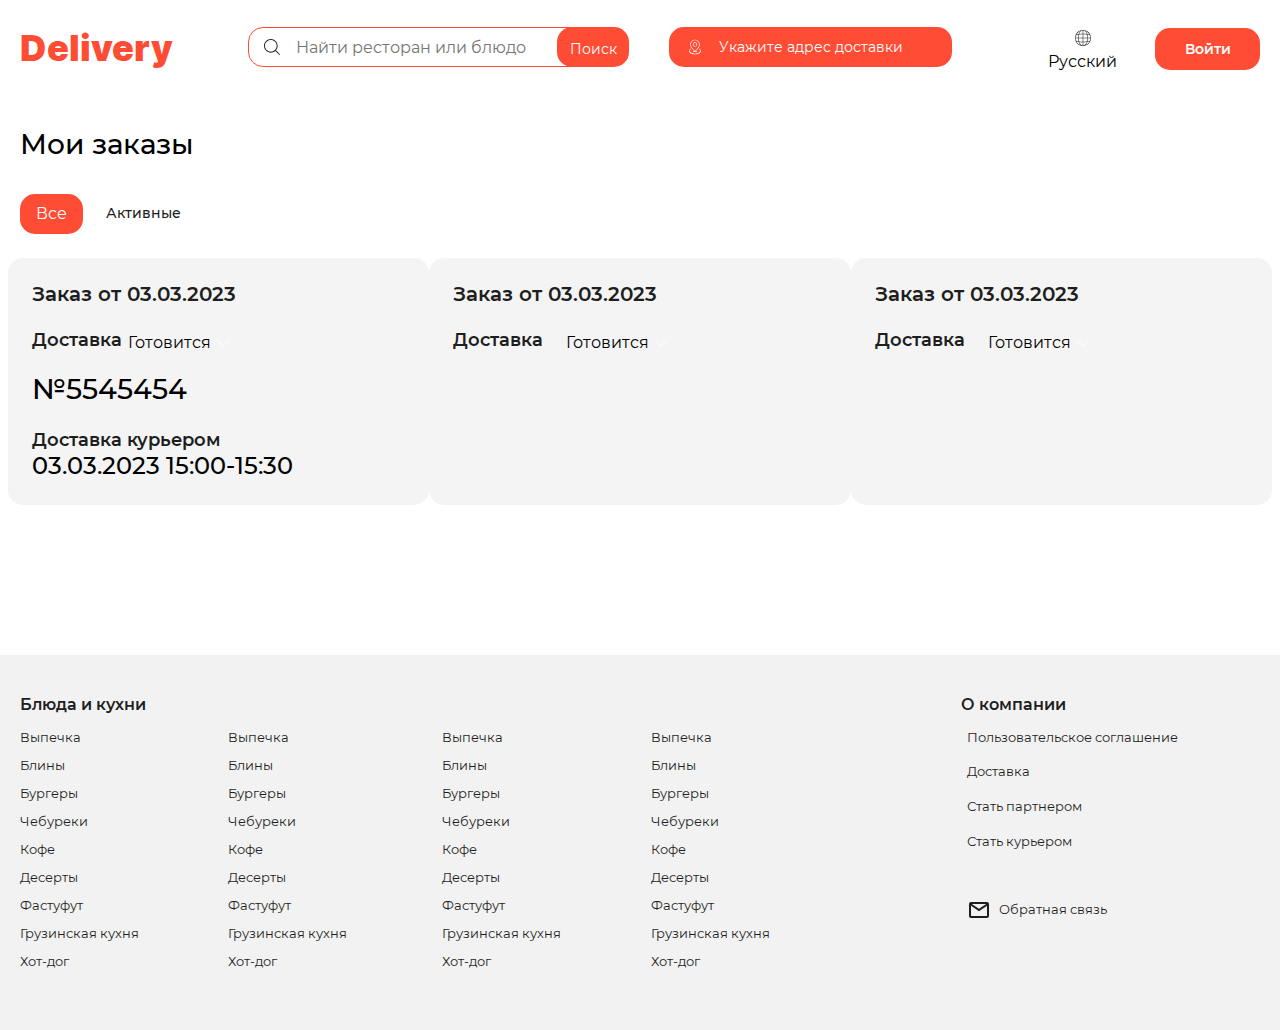
<file: my-orders.html>
<!DOCTYPE html>
<html lang="en">

<head>
    <meta charset="UTF-8">
    <meta name="viewport" content="width=device-width, initial-scale=1.0">

    <title>Агрегатор ресторанов</title>
    <!-- main logo -->
    <link rel="icon" href="images/icons/icon.png">
    <!-- inter font css -->
    <link rel="stylesheet" href="fonts/inter/stylesheet.css">
    <!-- montserrat font css -->
    <link rel="stylesheet" href="fonts/montserrat/stylesheet.css">
    <!-- boostrap css link -->
    <link rel="stylesheet" href="bootstrap/css/bootstrap.min.css">
    <!-- main css link -->
    <link rel="stylesheet" href="css/main.css">
</head>

<body>
    <div class="wrapper">
        <!-- header start -->
        <header class="header">
            <nav class="navbar navbar-expand-lg navbar-light">
                <div class="container">
                    <div class="header-logo">
                        <a class="navbar-brand" href="index.html">Delivery</a>
                        <form action="privatization.html">
                            <div class="header-inputs">
                                <div class="header-center">
                                    <img src="images/icons/search.svg" alt="search icon">
                                    <input type="search" aria-label="Search" placeholder="Найти ресторан или блюдо">
                                    <button type="submit">Поиск</button>
                                </div>
                                <div class="header-button">
                                    <img src="images/icons/location.svg" alt="location">
                                    <button type="button">
                                        Укажите адрес доставки
                                    </button>
                                </div>
                            </div>
                        </form>
                    </div>
                    <div class="header-login">
                        <div class="language">
                            <button type="button">
                                <img src="images/icons/language.svg" alt="language icon">
                            </button>
                            <span>Русский</span>
                        </div>
                        <div class="login">
                            <button class="btnn" type="button">Войти</button>
                        </div>
                    </div>
                </div>
            </nav>
        </header>
        <!-- header end -->

        <!-- main -->
        <main class="main">
            <section class="my-order">
                <div class="container">
                    <div class="title-box">
                        <h3>Мои заказы</h3>
                        <div class="title-box__buttons">
                            <button class="btnn">Все</button>
                            <button class="white-btn">Активные</button>
                        </div>
                    </div>
                    <div class="row">
                        <div class="col-4">
                            <div class="order-box">
                                <h3 class="title">Заказ от 03.03.2023</h3>
                                <div class="delivery-btn d-flex flex-column">
                                    <div class="btn-delivery d-flex">
                                        <h3 class="subtitle">Доставка</h3>
                                        <button class="ready-btn">
                                            Готовится
                                            <svg xmlns="http://www.w3.org/2000/svg" width="16" height="16"
                                                viewBox="0 0 16 16" fill="none">
                                                <path d="M2 5L8 11L14 5" stroke="white" stroke-linecap="round" />
                                            </svg>
                                        </button>
                                    </div>
                                    <h3 class="green">№5545454</h3>
                                </div>

                                <div class="dostavka-yetkazish">
                                    <h3 class="subtitle">Доставка курьером</h3>
                                    <h4 class="gray-subtitle">03.03.2023 15:00-15:30</h4>

                                </div>
                            </div>
                        </div>
                        <div class="col-4">
                            <div class="order-box">
                                <h3 class="title">Заказ от 03.03.2023</h3>
                                <div class="delivery-btn d-flex">
                                    <h3 class="subtitle">Доставка</h3>
                                    <button class="ready-btn">
                                        Готовится
                                        <svg xmlns="http://www.w3.org/2000/svg" width="16" height="16"
                                            viewBox="0 0 16 16" fill="none">
                                            <path d="M2 5L8 11L14 5" stroke="white" stroke-linecap="round" />
                                        </svg>
                                    </button>
                                </div>
                            </div>
                        </div>
                        <div class="col-4">
                            <div class="order-box">
                                <h3 class="title">Заказ от 03.03.2023</h3>
                                <div class="delivery-btn d-flex">
                                    <h3 class="subtitle">Доставка</h3>
                                    <button class="ready-btn">
                                        Готовится
                                        <svg xmlns="http://www.w3.org/2000/svg" width="16" height="16"
                                            viewBox="0 0 16 16" fill="none">
                                            <path d="M2 5L8 11L14 5" stroke="white" stroke-linecap="round" />
                                        </svg>
                                    </button>
                                </div>

                            </div>
                        </div>
                    </div>
                </div>
            </section>
        </main>
        <!-- /main -->


        <!-- footer start -->
        <footer class="footer">
            <div class="container">
                <div class="footer-titles d-flex">
                    <h3 class="footer-title col-9 ">Блюда и кухни</h3>
                    <h3 class="footer-title col-3 footer-title-two">О компании</h3>
                </div>
                <div class="footer-all__boxes">
                    <div class="footer-foods__one d-flex">
                        <div class="footer-food one">
                            <a href="#">
                                Выпечка
                            </a>
                            <a href="#">
                                Блины
                            </a>
                            <a href="#">
                                Бургеры
                            </a>
                            <a href="#">
                                Чебуреки
                            </a>
                            <a href="#">
                                Кофе
                            </a>
                            <a href="#">
                                Десерты
                            </a>
                            <a href="#">
                                Фастуфут
                            </a>
                            <a href="#">
                                Грузинская кухня
                            </a>
                            <a href="#">
                                Хот-дог
                            </a>
                        </div>
                        <div class="footer-food two">
                            <a href="#">
                                Выпечка
                            </a>
                            <a href="#">
                                Блины
                            </a>
                            <a href="#">
                                Бургеры
                            </a>
                            <a href="#">
                                Чебуреки
                            </a>
                            <a href="#">
                                Кофе
                            </a>
                            <a href="#">
                                Десерты
                            </a>
                            <a href="#">
                                Фастуфут
                            </a>
                            <a href="#">
                                Грузинская кухня
                            </a>
                            <a href="#">
                                Хот-дог
                            </a>
                        </div>
                        <div class="footer-food three">
                            <a href="#">
                                Выпечка
                            </a>
                            <a href="#">
                                Блины
                            </a>
                            <a href="#">
                                Бургеры
                            </a>
                            <a href="#">
                                Чебуреки
                            </a>
                            <a href="#">
                                Кофе
                            </a>
                            <a href="#">
                                Десерты
                            </a>
                            <a href="#">
                                Фастуфут
                            </a>
                            <a href="#">
                                Грузинская кухня
                            </a>
                            <a href="#">
                                Хот-дог
                            </a>
                        </div>
                        <div class="footer-food four">
                            <a href="#">
                                Выпечка
                            </a>
                            <a href="#">
                                Блины
                            </a>
                            <a href="#">
                                Бургеры
                            </a>
                            <a href="#">
                                Чебуреки
                            </a>
                            <a href="#">
                                Кофе
                            </a>
                            <a href="#">
                                Десерты
                            </a>
                            <a href="#">
                                Фастуфут
                            </a>
                            <a href="#">
                                Грузинская кухня
                            </a>
                            <a href="#">
                                Хот-дог
                            </a>
                        </div>
                    </div>
                    <div class="footer-foods__two">
                        <div class="footer-food__two">
                            <a href="#">Пользовательское соглашение</a>
                            <a href="#">Доставка</a>
                            <a href="#">Стать партнером</a>
                            <a href="#">Стать курьером</a>
                        </div>
                        <div class="message">
                            <img src="images/icons/email.svg" alt="email icon">
                            <a href="#">Обратная связь</a>
                        </div>
                    </div>
                </div>
            </div>
        </footer>
    </div>
</body>

</html>
</file>
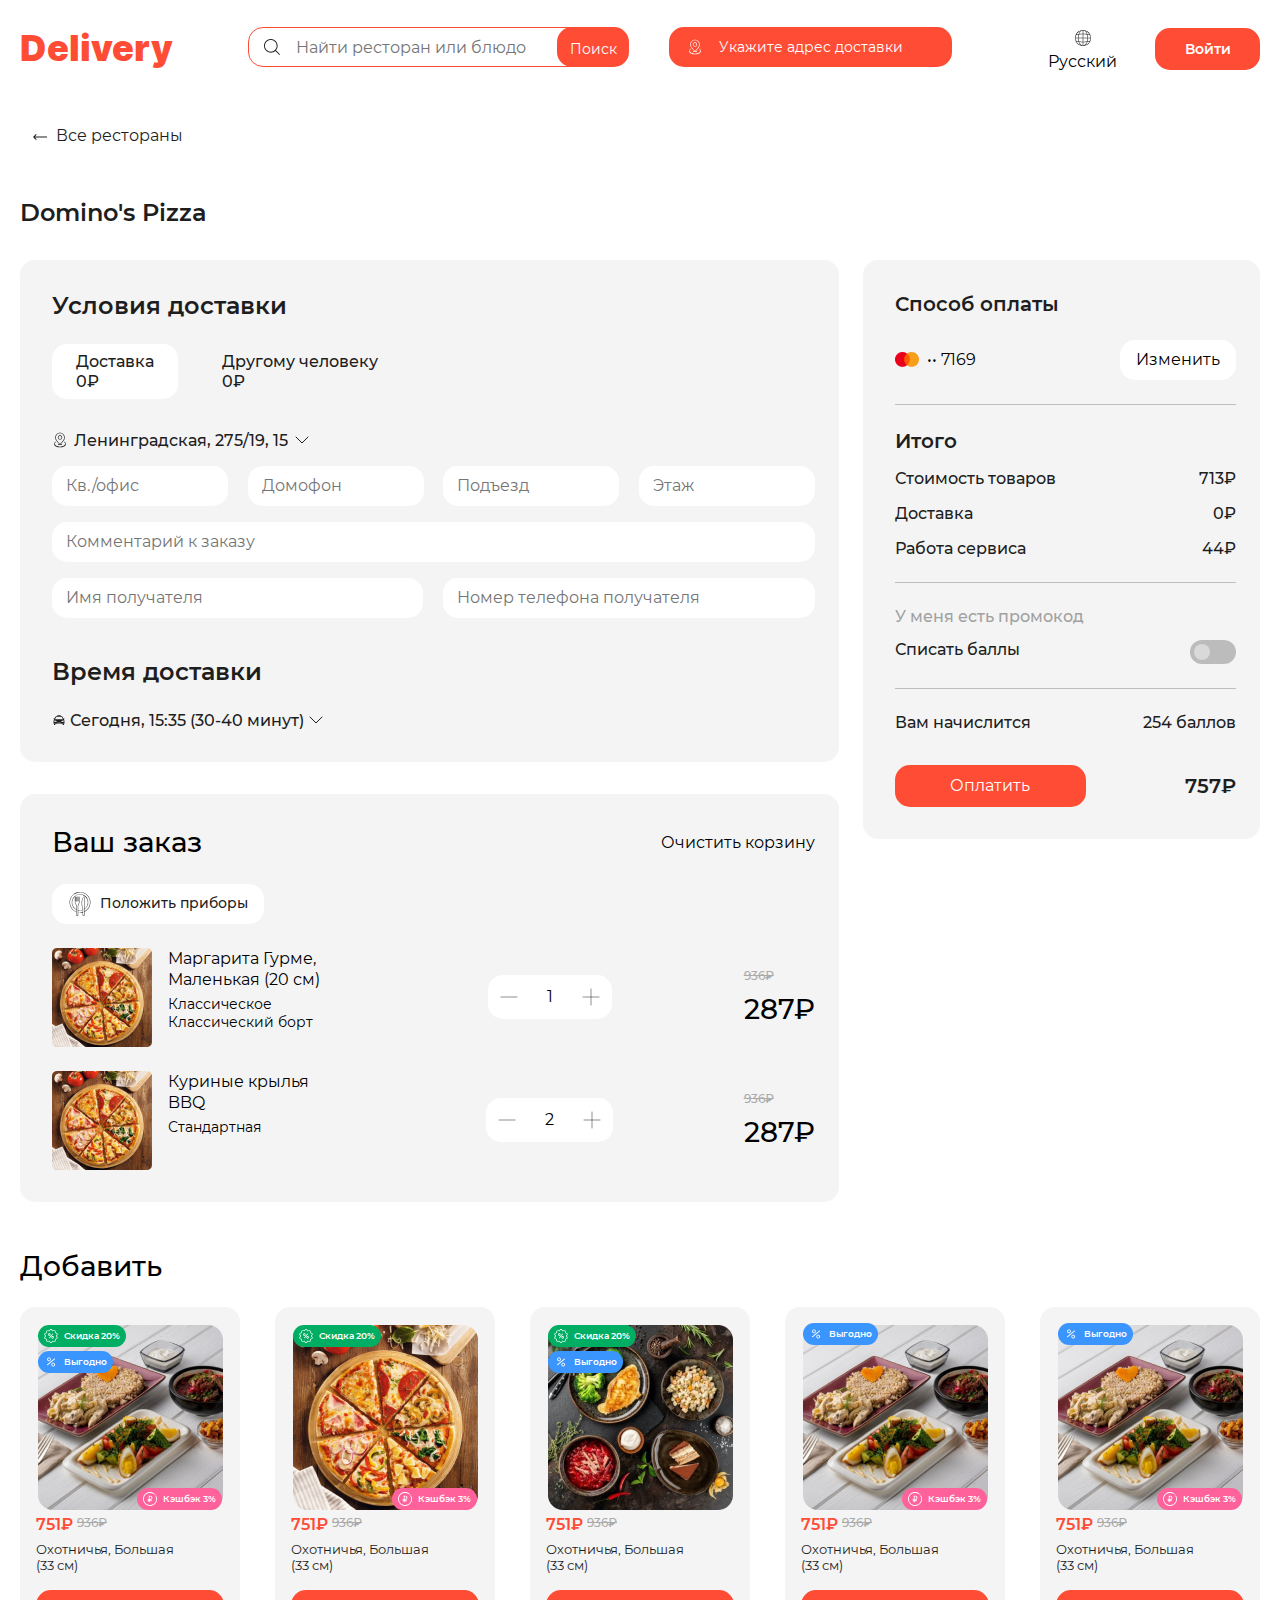
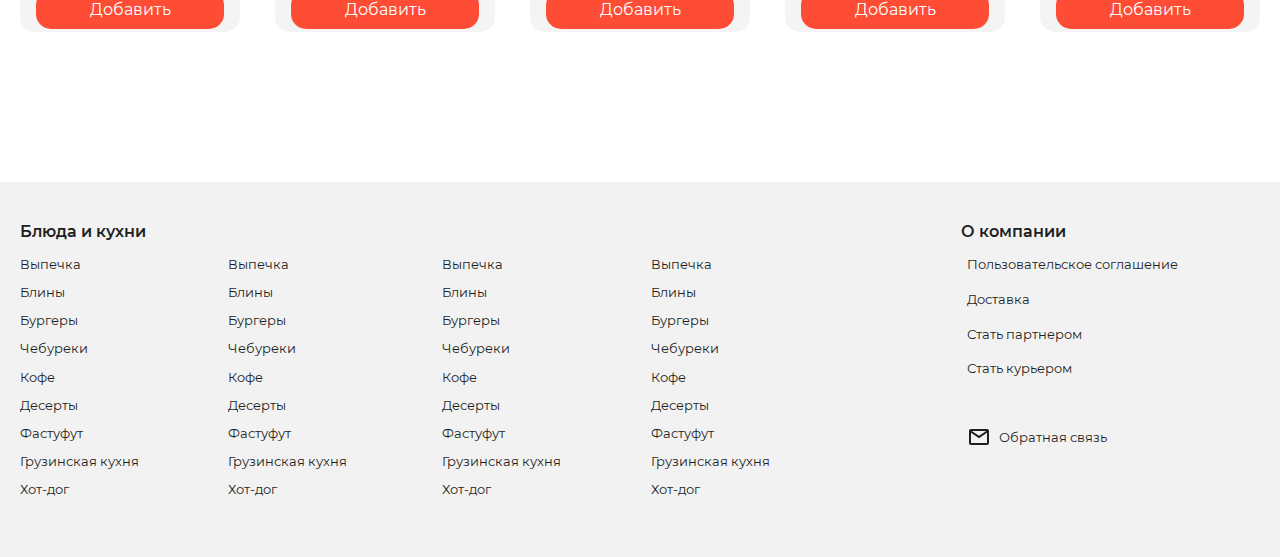
<file: privatization-two.html>
<!DOCTYPE html>
<html lang="en">

<head>
    <meta charset="UTF-8">
    <meta name="viewport" content="width=device-width, initial-scale=1.0">
    <title>Оформление-2</title>
    <!-- main logo -->
    <link rel="icon" href="images/icons/icon.png">
    <!-- inter font css -->
    <link rel="stylesheet" href="fonts/inter/stylesheet.css">
    <!-- montserrat font css -->
    <link rel="stylesheet" href="fonts/montserrat/stylesheet.css">
    <!-- boostrap css link -->
    <link rel="stylesheet" href="bootstrap/css/bootstrap.min.css">
    <!-- main css link -->
    <link rel="stylesheet" href="css/main.css">
</head>

<body>
    <div class="wrapper">
        <!-- header start -->
        <header class="header">
            <nav class="navbar navbar-expand-lg navbar-light">
                <div class="container">
                    <div class="header-logo">
                        <a class="navbar-brand" href="index.html">Delivery</a>
                        <form action="privatization-two.html">
                            <div class="header-inputs">
                                <div class="header-center">
                                    <img src="images/icons/search.svg" alt="search icon">
                                    <input type="search" aria-label="Search" placeholder="Найти ресторан или блюдо">
                                    <button type="submit">Поиск</button>
                                </div>
                                <div class="header-button">
                                    <img src="images/icons/location.svg" alt="location">
                                    <button type="button">
                                        Укажите адрес доставки
                                    </button>
                                </div>
                            </div>
                        </form>
                    </div>
                    <div class="header-login">
                        <div class="language">
                            <button type="button">
                                <img src="images/icons/language.svg" alt="language icon">
                            </button>
                            <span>Русский</span>
                        </div>
                        <div class="login">
                            <button class="btnn" type="button">Войти</button>
                        </div>
                    </div>
                </div>
            </nav>
        </header>
        <!-- header end -->

        <!-- main sections -->
        <main class="main">
            <section class="privatization">
                <div class="container">
                    <div class="title-box">
                        <a href="privatization.html">
                            <svg xmlns="http://www.w3.org/2000/svg" width="24" height="24" viewBox="0 0 24 24"
                                fill="none">
                                <path d="M8 9L5 12L8 15L8.707 14.293L6.914 12.5H19V11.5H6.914L8.707 9.707L8 9Z"
                                    fill="#1E1E1E" />
                            </svg>
                            Все рестораны</a>
                        <h3 class="subtitle">Domino's Pizza</h3>
                    </div>

                    <div class="row">
                        <div class="col-8">
                            <div class="dostavka">
                                <h3 class="title">Условия доставки</h3>
                                <div class="dostavka-info">
                                    <div class="dostavka-price__bg">
                                        <h3>Доставка</h3>
                                        <p>0₽</p>
                                    </div>
                                    <div class="dostavka-price">
                                        <h3>Другому человеку</h3>
                                        <p>0₽</p>
                                    </div>
                                </div>
                                <div class="adress-info">
                                    <div class="subtitle-box">
                                        <svg xmlns="http://www.w3.org/2000/svg" width="16" height="16"
                                            viewBox="0 0 16 16" fill="none">
                                            <path
                                                d="M7.21256 12.0625H6.15756C6.07468 12.0625 5.99519 12.0954 5.93659 12.154C5.87798 12.2126 5.84506 12.2921 5.84506 12.375C5.84506 12.4579 5.87798 12.5374 5.93659 12.596C5.99519 12.6546 6.07468 12.6875 6.15756 12.6875H9.84256C9.92544 12.6875 10.0049 12.6546 10.0635 12.596C10.1221 12.5374 10.1551 12.4579 10.1551 12.375C10.1551 12.2921 10.1221 12.2126 10.0635 12.154C10.0049 12.0954 9.92544 12.0625 9.84256 12.0625H8.78756C10.0376 10.855 12.8151 7.905 12.8151 5.74C12.8151 2.955 10.6551 0.6875 8.00006 0.6875C5.34506 0.6875 3.18506 2.955 3.18506 5.75C3.18506 7.905 5.97006 10.855 7.21256 12.0625ZM8.00006 1.3125C10.3101 1.3125 12.1901 3.3125 12.1901 5.74C12.1901 7.8775 8.87256 11.13 8.00006 11.95C7.12756 11.13 3.81006 7.8775 3.81006 5.75C3.81006 3.3 5.69006 1.3125 8.00006 1.3125Z"
                                                fill="#1E1E1E" />
                                            <path
                                                d="M10.1552 5.45999C10.1552 5.03377 10.0288 4.61713 9.79203 4.26274C9.55524 3.90835 9.21867 3.63214 8.8249 3.46903C8.43112 3.30593 7.99783 3.26325 7.5798 3.3464C7.16177 3.42955 6.77778 3.6348 6.4764 3.93618C6.17502 4.23756 5.96977 4.62154 5.88662 5.03957C5.80347 5.4576 5.84615 5.8909 6.00926 6.28468C6.17236 6.67845 6.44857 7.01502 6.80296 7.25181C7.15735 7.48861 7.574 7.61499 8.00022 7.61499C8.57155 7.61433 9.1193 7.38708 9.5233 6.98308C9.9273 6.57908 10.1546 6.03133 10.1552 5.45999ZM6.47022 5.45999C6.47219 5.15782 6.5636 4.863 6.73291 4.61271C6.90223 4.36242 7.14187 4.16788 7.42161 4.05361C7.70134 3.93934 8.00866 3.91046 8.30479 3.97062C8.60092 4.03078 8.8726 4.17728 9.08557 4.39165C9.29855 4.60602 9.44328 4.87865 9.50151 5.17516C9.55974 5.47168 9.52886 5.7788 9.41277 6.05779C9.29668 6.33677 9.10058 6.57514 8.84919 6.74282C8.5978 6.9105 8.30239 6.99999 8.00022 6.99999C7.79854 6.99967 7.59892 6.95954 7.41278 6.88191C7.22665 6.80428 7.05767 6.69067 6.91553 6.5476C6.77339 6.40453 6.66089 6.23482 6.58447 6.04818C6.50806 5.86155 6.46923 5.66166 6.47022 5.45999Z"
                                                fill="#1E1E1E" />
                                            <path
                                                d="M12.6602 9.75C12.5936 9.70722 12.5132 9.6913 12.4354 9.70544C12.3575 9.71959 12.2879 9.76275 12.2406 9.82621C12.1934 9.88968 12.1719 9.96871 12.1806 10.0474C12.1894 10.126 12.2276 10.1984 12.2877 10.25C12.7402 10.585 13.2877 11.14 13.2877 11.8725C13.2877 13.3975 10.8702 14.6875 8.00766 14.6875C5.14516 14.6875 2.72016 13.3975 2.72016 11.8725C2.72016 11.14 3.26016 10.585 3.72016 10.25C3.7802 10.1984 3.81844 10.126 3.82717 10.0474C3.83589 9.96871 3.81445 9.88968 3.76717 9.82621C3.71989 9.76275 3.6503 9.71959 3.57243 9.70544C3.49457 9.6913 3.41424 9.70722 3.34766 9.75C2.53266 10.3525 2.09766 11.0875 2.09766 11.875C2.09766 13.805 4.69016 15.315 8.00266 15.315C11.3152 15.315 13.9077 13.815 13.9077 11.875C13.9052 11.085 13.4752 10.35 12.6602 9.75Z"
                                                fill="#1E1E1E" />
                                        </svg>
                                        <h3 class="subtitle">Ленинградская, 275/19, 15</h3>
                                        <svg xmlns="http://www.w3.org/2000/svg" width="16" height="16"
                                            viewBox="0 0 16 16" fill="none">
                                            <path d="M2 5L8 11L14 5" stroke="#1E1E1E" stroke-linecap="round" />
                                        </svg>
                                    </div>
                                    <div class="inputs">
                                        <input type="text" placeholder="Кв./офис">
                                        <input type="text" placeholder="Домофон">
                                        <input type="text" placeholder="Подъезд">
                                        <input type="number" placeholder="Этаж">
                                    </div>
                                    <div class="big-input w-100">
                                        <input class="w-100" type="text" placeholder="Комментарий к заказу">
                                    </div>
                                    <div class="inputs-50">
                                        <input type="text" placeholder="Имя получателя">
                                        <input type="number" placeholder="Номер телефона получателя">
                                    </div>
                                </div>

                                <div class="time-dostavka">
                                    <h3 class="title">Время доставки</h3>

                                    <div class="subtitle-box">
                                        <svg xmlns="http://www.w3.org/2000/svg" width="14" height="14"
                                            viewBox="0 0 14 14" fill="none">
                                            <path
                                                d="M8.86375 2.70593H5.13625L5.34407 2.1875C5.37688 2.10437 5.45782 2.04968 5.54532 2.04968H8.45469C8.54219 2.04968 8.62313 2.10437 8.65594 2.1875L8.86375 2.70593ZM11.7972 8.38687C11.7819 8.20312 11.7578 8.01937 11.7206 7.83781C11.6681 7.57531 11.3859 7.41999 11.1366 7.51406L9.59438 8.09812C9.14157 8.26875 9.28594 8.96875 9.77157 8.9425L11.3838 8.85937C11.442 8.85573 11.499 8.8406 11.5513 8.81483C11.6037 8.78907 11.6505 8.75318 11.6889 8.70926C11.7274 8.66533 11.7567 8.61422 11.7753 8.55889C11.7939 8.50356 11.8013 8.44509 11.7972 8.38687ZM5.21938 10.2003H8.78063C9.06282 10.2003 9.06282 9.76281 8.78063 9.76281H5.21938C4.93719 9.76281 4.93719 10.2003 5.21938 10.2003ZM1.53125 8.76312C1.53125 8.00209 1.69313 7.24937 2.00594 6.55834L2.08469 6.38553L1.63188 6.09678C1.60087 6.07717 1.57536 6.05 1.55776 6.01781C1.54016 5.98563 1.53103 5.94949 1.53125 5.91281V5.72468C1.53125 5.60437 1.62969 5.50593 1.75 5.50593H2.49813C2.66657 5.17125 2.85688 4.8475 3.07125 4.53906L3.73407 3.605C3.83513 3.46234 3.96891 3.34599 4.12419 3.26569C4.27948 3.18538 4.45174 3.14346 4.62657 3.14343H9.37344C9.72782 3.14343 10.0625 3.31625 10.2659 3.605L10.9288 4.53906C11.1431 4.8475 11.3334 5.17125 11.5019 5.50593H12.25C12.3703 5.50593 12.4688 5.60437 12.4688 5.72468V5.91281C12.4688 5.98718 12.4316 6.05718 12.3681 6.09656L11.9153 6.38531L11.9941 6.55812C12.3072 7.25104 12.469 8.00274 12.4688 8.76312V10.4191C12.4688 10.5394 12.3703 10.6378 12.25 10.6378H1.75C1.62969 10.6378 1.53125 10.5394 1.53125 10.4191V8.76312ZM2.20282 8.38687C2.19866 8.4451 2.20608 8.50358 2.22465 8.55892C2.24323 8.61427 2.27258 8.66538 2.31102 8.70932C2.34947 8.75325 2.39623 8.78913 2.44862 8.81489C2.50101 8.84064 2.55799 8.85576 2.61625 8.85937L4.22844 8.9425C4.71188 8.96875 4.86063 8.26875 4.40563 8.09812L2.86344 7.51406C2.61407 7.41999 2.33188 7.57531 2.27938 7.83781C2.24219 8.01937 2.21813 8.20312 2.20282 8.38687ZM11.0775 6.26281L9.55282 4.11031C9.51125 4.05343 9.44563 4.01843 9.37344 4.01843H4.62657C4.55438 4.01843 4.48875 4.05343 4.44719 4.11031L2.9225 6.26281H11.0775ZM3.28125 11.0753V11.7316C3.28125 11.8519 3.18282 11.9503 3.0625 11.9503H2.1875C2.06719 11.9503 1.96875 11.8519 1.96875 11.7316V11.0753H3.28125ZM12.0313 11.0753V11.7316C12.0313 11.8519 11.9328 11.9503 11.8125 11.9503H10.9375C10.8172 11.9503 10.7188 11.8519 10.7188 11.7316V11.0753H12.0313Z"
                                                fill="#1E1E1E" />
                                        </svg>
                                        <h3 class="subtitle">Сегодня, 15:35 (30-40 минут)</h3>
                                        <svg xmlns="http://www.w3.org/2000/svg" width="16" height="16"
                                            viewBox="0 0 16 16" fill="none">
                                            <path d="M2 5L8 11L14 5" stroke="#1E1E1E" stroke-linecap="round" />
                                        </svg>
                                    </div>
                                </div>
                            </div>

                            <div class="dostavka-food">
                                <div class="title-box">
                                    <h3 class="title">Ваш заказ</h3>
                                    <p class="korzina-delete">Очистить корзину</p>
                                </div>
                                <div class="white-btn">

                                    <button>
                                        <svg xmlns="http://www.w3.org/2000/svg" width="24" height="24"
                                            viewBox="0 0 24 24" fill="none">
                                            <g clip-path="url(#clip0_36_4924)">
                                                <path
                                                    d="M12.0007 6.67206e-08C9.57463 -0.000274833 7.225 0.848933 5.35966 2.40023C3.49431 3.95153 2.23102 6.10699 1.78903 8.49251C1.34704 10.878 1.75427 13.343 2.94002 15.4596C4.12577 17.5762 6.0152 19.2108 8.28037 20.0798V23.0117C8.27472 23.2594 8.36436 23.4999 8.53081 23.6835C8.69725 23.8671 8.92781 23.9799 9.17493 23.9985C9.19199 23.9985 9.20924 24 9.22631 24C9.46836 24.0007 9.70127 23.9076 9.87618 23.7403C9.96903 23.6518 10.043 23.5455 10.0936 23.4276C10.1442 23.3098 10.1705 23.1829 10.1707 23.0546V20.6027C11.6824 20.8761 13.236 20.8091 14.7186 20.4066V23.1272C14.7169 23.2429 14.7382 23.3577 14.7813 23.4651C14.8244 23.5725 14.8884 23.6702 14.9696 23.7526C15.0508 23.835 15.1476 23.9005 15.2543 23.9451C15.361 23.9898 15.4756 24.0128 15.5913 24.0128C15.707 24.0128 15.8215 23.9898 15.9282 23.9451C16.035 23.9005 16.1317 23.835 16.213 23.7526C16.2942 23.6702 16.3582 23.5725 16.4013 23.4651C16.4444 23.3577 16.4657 23.2429 16.464 23.1272V19.7599C18.5917 18.7471 20.3117 17.0407 21.3413 14.9211C22.3709 12.8015 22.649 10.3947 22.1298 8.09611C21.6106 5.79755 20.3251 3.74393 18.4843 2.27265C16.6436 0.801374 14.3572 -6.72197e-05 12.0007 6.67206e-08ZM16.1874 4.73569C16.1025 4.68891 16.0065 4.66583 15.9095 4.66887C15.8126 4.6719 15.7182 4.70094 15.6364 4.75294C14.0554 5.75213 13.7239 9.07256 13.6676 10.9629C13.6038 12.9579 13.9615 14.9439 14.7176 16.7912V17.7261C13.2624 18.2668 11.6788 18.3605 10.17 17.9949V13.6956L11.5575 10.5352C11.5679 10.5116 11.5733 10.4861 11.5732 10.4602V5.26875C11.5732 5.10945 11.51 4.95667 11.3973 4.84402C11.2847 4.73138 11.1319 4.66809 10.9726 4.66809C10.8133 4.66809 10.6605 4.73138 10.5479 4.84402C10.4352 4.95667 10.3719 5.10945 10.3719 5.26875V8.99625H9.82612V5.26875C9.82612 5.10945 9.76283 4.95667 9.65019 4.84402C9.53754 4.73138 9.38477 4.66809 9.22546 4.66809C9.06616 4.66809 8.91338 4.73138 8.80073 4.84402C8.68809 4.95667 8.6248 5.10945 8.6248 5.26875V8.99625H8.07805V5.26875C8.07805 5.10945 8.01477 4.95667 7.90213 4.84402C7.78948 4.73138 7.6367 4.66809 7.4774 4.66809C7.31809 4.66809 7.16532 4.73138 7.05267 4.84402C6.94003 4.95667 6.87674 5.10945 6.87674 5.26875V10.4599C6.87671 10.4857 6.88208 10.5112 6.89249 10.5349L8.27999 13.6952V17.2687C6.77986 16.4585 5.58525 15.1807 4.87773 13.6295C4.1702 12.0782 3.98845 10.3384 4.36009 8.67449C4.73173 7.01053 5.63645 5.51339 6.93673 4.41061C8.23702 3.30782 9.86178 2.65969 11.5641 2.56472C13.2664 2.46975 14.9532 2.93312 16.3681 3.88442C17.783 4.83572 18.8486 6.22294 19.403 7.83523C19.9574 9.44752 19.9703 11.1967 19.4398 12.817C18.9092 14.4373 17.8641 15.8401 16.4634 16.8122V5.20388C16.4643 5.10813 16.439 5.01397 16.3904 4.9315C16.3418 4.84902 16.2716 4.78133 16.1874 4.73569ZM9.79574 23.0544C9.79594 23.132 9.78028 23.2089 9.74973 23.2802C9.71918 23.3516 9.67438 23.4159 9.61808 23.4693C9.56178 23.5228 9.49517 23.5641 9.42232 23.5909C9.34947 23.6177 9.27192 23.6293 9.19443 23.625C9.04393 23.6097 8.90476 23.5381 8.8048 23.4245C8.70484 23.311 8.65147 23.1639 8.65537 23.0126V13.6564C8.65538 13.6306 8.65002 13.605 8.63962 13.5814L7.25212 10.4211V5.26875C7.25212 5.2089 7.27589 5.15151 7.31821 5.10919C7.36053 5.06687 7.41793 5.04309 7.47777 5.04309C7.53762 5.04309 7.59502 5.06687 7.63734 5.10919C7.67966 5.15151 7.70343 5.2089 7.70343 5.26875V9.18375C7.70343 9.23348 7.72318 9.28117 7.75835 9.31633C7.79351 9.3515 7.8412 9.37125 7.89093 9.37125H8.8123C8.86203 9.37125 8.90972 9.3515 8.94489 9.31633C8.98005 9.28117 8.9998 9.23348 8.9998 9.18375V5.26875C8.9998 5.20893 9.02357 5.15155 9.06587 5.10925C9.10817 5.06695 9.16554 5.04319 9.22537 5.04319C9.28519 5.04319 9.34256 5.06695 9.38486 5.10925C9.42717 5.15155 9.45093 5.20893 9.45093 5.26875V9.18375C9.45093 9.23348 9.47068 9.28117 9.50585 9.31633C9.54101 9.3515 9.5887 9.37125 9.63843 9.37125H10.5604C10.6101 9.37125 10.6578 9.3515 10.6929 9.31633C10.7281 9.28117 10.7479 9.23348 10.7479 9.18375V5.26875C10.7479 5.2089 10.7716 5.15151 10.814 5.10919C10.8563 5.06687 10.9137 5.04309 10.9735 5.04309C11.0334 5.04309 11.0908 5.06687 11.1331 5.10919C11.1754 5.15151 11.1992 5.2089 11.1992 5.26875V10.4205L9.81168 13.5808C9.80128 13.6044 9.79592 13.63 9.79593 13.6558L9.79574 23.0544ZM10.1707 20.2209V18.3791C11.68 18.7284 13.2576 18.6402 14.7186 18.1249V20.0154C13.2381 20.4295 11.6826 20.4996 10.1707 20.2209ZM15.591 23.625C15.459 23.6249 15.3325 23.5723 15.2392 23.479C15.1459 23.3857 15.0935 23.2592 15.0934 23.1272V16.7507C15.0934 16.7234 15.0874 16.6965 15.0759 16.6717C14.3379 14.8654 13.9862 12.9246 14.0436 10.9742C14.136 7.884 14.7898 5.73206 15.8374 5.07C15.8625 5.05374 15.8916 5.04459 15.9215 5.04354C15.9514 5.04248 15.981 5.04955 16.0072 5.064C16.0324 5.07755 16.0535 5.09776 16.068 5.12242C16.0825 5.14709 16.0899 5.17526 16.0896 5.20388V19.6461C16.0895 19.6477 16.0895 19.6493 16.0896 19.6509V23.1272C16.0894 23.2593 16.0368 23.3859 15.9433 23.4793C15.8498 23.5726 15.7231 23.625 15.591 23.625ZM16.4638 19.3431V17.2648C17.9795 16.2819 19.1284 14.8262 19.7323 13.1236C20.3362 11.421 20.3612 9.56674 19.8035 7.84847C19.2458 6.13019 18.1366 4.64403 16.648 3.62058C15.1593 2.59714 13.3745 2.09364 11.5705 2.18821C9.76645 2.28278 8.04407 2.97014 6.6706 4.14363C5.29714 5.31711 4.34939 6.91111 3.97442 8.67827C3.59944 10.4454 3.81822 12.287 4.59679 13.9171C5.37536 15.5472 6.67019 16.8748 8.28037 17.6938V19.677C6.15328 18.8257 4.3826 17.2705 3.26398 15.271C2.14536 13.2715 1.7465 10.9488 2.13402 8.69071C2.52153 6.4326 3.67196 4.37577 5.3932 2.86364C7.11445 1.35152 9.30233 0.475621 11.5915 0.382207C13.8808 0.288792 16.1327 0.983512 17.9715 2.35037C19.8102 3.71723 21.1244 5.67349 21.6946 7.89251C22.2648 10.1115 22.0565 12.459 21.1045 14.543C20.1525 16.627 18.5145 18.3213 16.4638 19.3431Z"
                                                    fill="black" />
                                            </g>
                                            <defs>
                                                <clipPath id="clip0_36_4924">
                                                    <rect width="24" height="24" fill="white" />
                                                </clipPath>
                                            </defs>
                                        </svg>
                                        Положить приборы
                                    </button>
                                </div>
                                <div class="food-box">
                                    <div class="img-info">
                                        <img src="images/food-box/food-box__img.png" alt="pizza img">
                                        <div class="food-info">
                                            <h3 class="subtitlee">Маргарита Гурме, Маленькая (20 см)</h3>
                                            <h3 class="subtitlee-sm">Классическое Классический борт</h3>
                                        </div>
                                    </div>

                                    <div class="food-button">
                                        <button>
                                            <svg xmlns="http://www.w3.org/2000/svg" width="18" height="2"
                                                viewBox="0 0 18 2" fill="none">
                                                <path d="M1 1H17" stroke="#1E1E1E" stroke-width="0.5"
                                                    stroke-linecap="round" />
                                            </svg>
                                            1
                                            <svg xmlns="http://www.w3.org/2000/svg" width="18" height="18"
                                                viewBox="0 0 18 18" fill="none">
                                                <path d="M1 9H17" stroke="#1E1E1E" stroke-width="0.5"
                                                    stroke-linecap="round" />
                                                <path d="M9 17L9 1" stroke="#1E1E1E" stroke-width="0.5"
                                                    stroke-linecap="round" />
                                            </svg>
                                        </button>
                                    </div>
                                    <div class="food-price">
                                        <span><del>936₽</del></span>
                                        <h3 class="title">287₽</h3>
                                    </div>
                                </div>

                                <div class="food-box">
                                    <div class="img-info">
                                        <img src="images/food-box/food-box__img.png" alt="pizza img">
                                        <div class="food-info">
                                            <h3 class="subtitlee">Куриные крылья BBQ</h3>
                                            <h3 class="subtitlee-sm">Стандартная</h3>
                                        </div>
                                    </div>

                                    <div class="food-button">
                                        <button>
                                            <svg xmlns="http://www.w3.org/2000/svg" width="18" height="2"
                                                viewBox="0 0 18 2" fill="none">
                                                <path d="M1 1H17" stroke="#1E1E1E" stroke-width="0.5"
                                                    stroke-linecap="round" />
                                            </svg>
                                            2
                                            <svg xmlns="http://www.w3.org/2000/svg" width="18" height="18"
                                                viewBox="0 0 18 18" fill="none">
                                                <path d="M1 9H17" stroke="#1E1E1E" stroke-width="0.5"
                                                    stroke-linecap="round" />
                                                <path d="M9 17L9 1" stroke="#1E1E1E" stroke-width="0.5"
                                                    stroke-linecap="round" />
                                            </svg>
                                        </button>
                                    </div>
                                    <div class="food-price">
                                        <span><del>936₽</del></span>
                                        <h3 class="title">287₽</h3>
                                    </div>
                                </div>
                            </div>
                        </div>
                        <div class="col-4">
                            <div class="dostavka-price">
                                <h3 class="title">Способ оплаты</h3>
                                <div class="card-number flex-row">
                                    <div class="card-bank">
                                        <img src="images/icons/mastercard.png" alt="mastercard">
                                        <p>•• 7169</p>
                                    </div>
                                    <div class="card-button">
                                        <button class="card-white__btn">
                                            Изменить
                                        </button>
                                    </div>
                                </div>

                                <div class="price-card">
                                    <h3 class="title">Итого</h3>
                                    <div class="price-tovar">
                                        <h3 class="subtitle">Стоимость товаров</h3>
                                        <h3 class="subtitle">713₽</h3>
                                    </div>
                                    <div class="dostavka-tovar">
                                        <h3 class="subtitle">Доставка</h3>
                                        <h3 class="subtitle">0₽</h3>
                                    </div>
                                    <div class="work-servis">
                                        <h3 class="subtitle">Работа сервиса</h3>
                                        <h3 class="subtitle">44₽</h3>
                                    </div>
                                </div>

                                <div class="promo">
                                    <h3 class="graySubtitle">У меня есть промокод</h3>
                                    <div class="balls">
                                        <h3 class="subtitle">Списать баллы</h3>
                                        <img src="images/icons/ball-icon.svg" alt="ball-icon">
                                    </div>
                                </div>
                                <div class="pay">
                                    <div class="pay-price">
                                        <h3 class="subtitle">Вам начислится</h3>
                                        <h3 class="subtitle">254 баллов</h3>
                                    </div>
                                    <div class="pay-button">
                                        <a class="btnn" href="my-orders.html">Оплатить</a>
                                        <h3 class="title">757₽</h3>
                                    </div>
                                </div>
                            </div>
                        </div>

                    </div>

                </div>
            </section>
            <section class="pizza">
                <div class="container">
                    <div class="title-box">
                        <h3 class="titlee">Добавить</h3>
                    </div>
                    <div class="pizza-boxes">
                        <div class="pizza-box">
                            <div class="pizza-img">
                                <img src="images/pizza/pizza-1.png" alt="pizza 1">
                                <button class="aksiya-top">
                                    <svg xmlns="http://www.w3.org/2000/svg" width="14" height="14" viewBox="0 0 14 14"
                                        fill="none">
                                        <g clip-path="url(#clip0_27_1594)">
                                            <path
                                                d="M13.6092 8.37101C13.5984 8.34772 13.5867 8.32482 13.5743 8.30235L12.8513 7L13.5745 5.69737C13.6464 5.56721 13.6908 5.42369 13.7051 5.27568C13.7193 5.12768 13.7029 4.97833 13.6571 4.83688C13.6108 4.69543 13.536 4.565 13.4372 4.45367C13.3384 4.34234 13.2178 4.25248 13.0829 4.18966L11.7322 3.56077L11.5517 2.08205C11.479 1.48818 10.9386 1.0657 10.3447 1.13841C10.3197 1.14147 10.2948 1.1454 10.2701 1.15019L8.80779 1.43538L7.79281 0.345206C7.38515 -0.0927232 6.69966 -0.117277 6.26173 0.290383C6.24281 0.307995 6.22452 0.326281 6.20691 0.345206L5.19193 1.43538L3.72961 1.15019C3.14236 1.03568 2.57346 1.41892 2.45897 2.00617C2.45408 2.03133 2.45006 2.05662 2.44694 2.08205L2.26648 3.56077L0.915721 4.18966C0.373286 4.44215 0.138271 5.08655 0.390759 5.62898C0.401614 5.65228 0.413262 5.67516 0.425731 5.69764L1.14841 7L0.425731 8.30263C0.135318 8.82573 0.323959 9.48522 0.847062 9.77563C0.869538 9.7881 0.892425 9.79978 0.915721 9.81061L2.26648 10.4395L2.44694 11.9182C2.51954 12.5121 3.05984 12.9347 3.65373 12.8621C3.67916 12.859 3.70448 12.855 3.72961 12.8501L5.19193 12.5649L6.20691 13.6548C6.61457 14.0927 7.30006 14.1173 7.73799 13.7096C7.75691 13.692 7.7752 13.6737 7.79281 13.6548L8.80807 12.5646L10.2704 12.8498C10.8576 12.9643 11.4265 12.5811 11.541 11.9938C11.5459 11.9687 11.5499 11.9434 11.5531 11.9179L11.7335 10.4392L13.0843 9.81033C13.6267 9.55785 13.8617 8.91342 13.6092 8.37101ZM12.809 9.15445C12.8009 9.15902 12.7925 9.16328 12.784 9.16722L11.2545 9.87814C11.1997 9.90362 11.1524 9.94261 11.1169 9.99146C11.0814 10.0403 11.0589 10.0974 11.0516 10.1573L10.8471 11.8321C10.822 12.0362 10.6362 12.1814 10.432 12.1564C10.4234 12.1553 10.4148 12.1539 10.4063 12.1523L8.74983 11.8291C8.69058 11.8175 8.62937 11.8213 8.57196 11.8399C8.51455 11.8586 8.46285 11.8916 8.42171 11.9357L7.27329 13.1703C7.13308 13.3208 6.89743 13.3291 6.74693 13.1889C6.74052 13.1829 6.73432 13.1767 6.72834 13.1703L5.57801 11.9357C5.53687 11.8916 5.48516 11.8586 5.42776 11.8399C5.37035 11.8213 5.30914 11.8175 5.24989 11.8291L3.59399 12.152C3.39209 12.1913 3.19658 12.0595 3.15729 11.8576C3.15562 11.849 3.15426 11.8404 3.15322 11.8318L2.94869 10.157C2.94137 10.0971 2.9189 10.04 2.8834 9.99118C2.8479 9.94234 2.80055 9.90334 2.7458 9.87787L1.21622 9.16695C1.02963 9.08043 0.948506 8.85901 1.03502 8.67242C1.03896 8.66394 1.04322 8.6556 1.04779 8.64743L1.86809 7.17226C1.89739 7.11948 1.91277 7.0601 1.91277 6.99972C1.91277 6.93935 1.89739 6.87997 1.86809 6.82719L1.04779 5.35202C0.947467 5.17246 1.01167 4.94559 1.19123 4.84524C1.19941 4.84068 1.20775 4.83641 1.21622 4.8325L2.7458 4.12158C2.80055 4.09611 2.8479 4.05711 2.8834 4.00826C2.9189 3.95942 2.94137 3.90234 2.94869 3.8424L3.15322 2.16763C3.17826 1.96349 3.36409 1.81829 3.56823 1.84337C3.57687 1.84443 3.58546 1.8458 3.59399 1.84744L5.24989 2.17091C5.30914 2.18245 5.37035 2.17872 5.42776 2.16006C5.48516 2.14141 5.53687 2.10844 5.57801 2.06427L6.72643 0.829728C6.86664 0.67923 7.10229 0.670918 7.25278 0.811134C7.25921 0.817122 7.26542 0.823329 7.27138 0.829728L8.42171 2.06427C8.46285 2.10844 8.51456 2.14141 8.57196 2.16006C8.62937 2.17872 8.69058 2.18245 8.74983 2.17091L10.4057 1.84799C10.6076 1.8084 10.8033 1.93994 10.8428 2.14176C10.8446 2.15051 10.846 2.15932 10.8471 2.16818L11.0516 3.84295C11.0589 3.90288 11.0814 3.95997 11.1169 4.00881C11.1524 4.05766 11.1997 4.09665 11.2545 4.12212L12.784 4.83305C12.9706 4.91956 13.0518 5.14099 12.9652 5.32758C12.9613 5.33605 12.957 5.34439 12.9525 5.35257V5.35229L12.1322 6.82746C12.1029 6.88025 12.0875 6.93962 12.0875 7C12.0875 7.06037 12.1029 7.11975 12.1322 7.17253L12.9525 8.6477C13.0528 8.82724 12.9886 9.05413 12.809 9.15445Z"
                                                fill="white" />
                                            <path
                                                d="M8.80613 4.63865C8.6502 4.51946 8.42718 4.54921 8.30794 4.7051L5.1271 8.86318C5.00781 9.01909 5.0375 9.24221 5.19341 9.36151C5.34932 9.48081 5.57244 9.45111 5.69174 9.2952L8.87258 5.13685C8.99177 4.98091 8.96202 4.7579 8.80613 4.63865ZM8.63715 7.07056C7.9848 7.07132 7.45615 7.59998 7.45538 8.25233V8.50389C7.45538 9.15657 7.9845 9.68566 8.63718 9.68564C9.28984 9.68564 9.81893 9.15654 9.81893 8.50389V8.25233C9.81816 7.59998 9.28951 7.0713 8.63715 7.07056ZM9.108 8.50389C9.108 8.76392 8.89719 8.97474 8.63715 8.97474C8.37712 8.97474 8.1663 8.76392 8.1663 8.50389V8.25233C8.1663 7.9923 8.37712 7.78148 8.63715 7.78148C8.89719 7.78148 9.108 7.9923 9.108 8.25233V8.50389ZM5.3625 4.31436C4.70985 4.31436 4.18076 4.84345 4.18076 5.49611V5.74739C4.18076 6.40007 4.70985 6.92917 5.3625 6.92919C6.01518 6.92919 6.54428 6.4001 6.5443 5.74745V5.49614C6.5443 4.84345 6.01518 4.31436 5.3625 4.31436ZM5.83338 5.74742C5.83338 6.00745 5.62256 6.21827 5.36253 6.21827C5.1025 6.21827 4.89168 6.00745 4.89168 5.74742V5.49614C4.89168 5.2361 5.1025 5.02529 5.36253 5.02529C5.62256 5.02529 5.83338 5.2361 5.83338 5.49614V5.74742Z"
                                                fill="white" />
                                        </g>
                                        <defs>
                                            <clipPath id="clip0_27_1594">
                                                <rect width="14" height="14" fill="white" />
                                            </clipPath>
                                        </defs>
                                    </svg>
                                    Скидка 20%
                                </button>
                                <button class="aksiya-center">
                                    <svg xmlns="http://www.w3.org/2000/svg" width="14" height="14" viewBox="0 0 14 14"
                                        fill="none">
                                        <path
                                            d="M4.77454 6.27083C5.02194 6.29874 5.27242 6.277 5.51132 6.20689C5.75021 6.13677 5.97271 6.01969 6.16579 5.8625C6.55954 5.54458 6.80746 5.0925 6.86287 4.58792C6.91829 4.08333 6.77245 3.59042 6.45454 3.19667C6.21881 2.905 5.90195 2.68971 5.54397 2.57797C5.18599 2.46622 4.80292 2.46305 4.44313 2.56883C4.08334 2.67461 3.76296 2.88462 3.52242 3.17233C3.28188 3.46005 3.13198 3.81258 3.09162 4.18542C3.06378 4.43282 3.08555 4.68328 3.15566 4.92217C3.22578 5.16105 3.34282 5.38356 3.49995 5.57667C3.82079 5.97042 4.27287 6.21833 4.77454 6.27083ZM3.96371 4.27875C3.99287 4.0075 4.12704 3.76542 4.33704 3.59333C4.52079 3.44458 4.74245 3.36875 4.97579 3.36875C5.01371 3.36875 5.04871 3.37167 5.08662 3.37458C5.35787 3.40375 5.59996 3.53792 5.77204 3.75083C5.94412 3.96375 6.01996 4.22917 5.99079 4.50042C5.96162 4.77167 5.82746 5.01375 5.61746 5.18583C5.40746 5.35792 5.13912 5.43375 4.86787 5.40458C4.59662 5.37542 4.35454 5.24125 4.18246 5.02833C4.01329 4.81542 3.93454 4.55 3.96371 4.27875ZM10.6633 8.42333C10.4276 8.13167 10.1107 7.91637 9.75272 7.80463C9.39474 7.69289 9.01167 7.68971 8.65188 7.7955C8.29209 7.90128 7.97171 8.11128 7.73117 8.399C7.49063 8.68672 7.34073 9.03924 7.30037 9.41208C7.24496 9.91667 7.39079 10.4096 7.7087 10.8033C8.02662 11.1971 8.4787 11.445 8.98329 11.5004C9.23069 11.5283 9.48117 11.5066 9.72007 11.4365C9.95896 11.3664 10.1815 11.2493 10.3745 11.0921C11.1883 10.4329 11.3195 9.23708 10.6633 8.42333ZM9.8262 10.4067C9.61329 10.5788 9.34787 10.6546 9.07662 10.6254C8.80537 10.5963 8.56329 10.4621 8.39121 10.2492C8.21912 10.0363 8.14329 9.77083 8.17246 9.49958C8.20162 9.22833 8.33579 8.98625 8.54579 8.81417C8.73537 8.6625 8.95996 8.58958 9.18454 8.58958C9.48204 8.58958 9.77954 8.72083 9.98079 8.96875C10.3337 9.40917 10.2637 10.0538 9.8262 10.4067ZM10.9666 3.68375C10.815 3.49417 10.5408 3.465 10.3512 3.61667L3.08287 9.47333C2.89329 9.625 2.86412 9.89917 3.01579 10.0888C3.10329 10.1967 3.22871 10.2521 3.35704 10.2521C3.45329 10.2521 3.54954 10.22 3.6312 10.1558L10.8995 4.30208C11.0891 4.1475 11.1183 3.87333 10.9666 3.68375Z"
                                            fill="white" />
                                    </svg>
                                    Выгодно
                                </button>
                                <button class="aksiya-bottom">
                                    <svg xmlns="http://www.w3.org/2000/svg" width="14" height="14" viewBox="0 0 14 14"
                                        fill="none">
                                        <g clip-path="url(#clip0_33_2978)">
                                            <path
                                                d="M8.56764 8.34578H6.63972V7.82749H7.35926C7.9091 7.82749 8.43642 7.60906 8.82521 7.22027C9.21401 6.83148 9.43243 6.30416 9.43243 5.75432C9.43243 5.20448 9.21401 4.67716 8.82521 4.28837C8.43642 3.89957 7.9091 3.68115 7.35926 3.68115H6.20222C6.08619 3.68115 5.97491 3.72725 5.89286 3.80929C5.81082 3.89134 5.76472 4.00262 5.76472 4.11865V6.95249H5.00464C4.88861 6.95249 4.77733 6.99858 4.69528 7.08063C4.61323 7.16267 4.56714 7.27395 4.56714 7.38999C4.56714 7.50602 4.61323 7.6173 4.69528 7.69934C4.77733 7.78139 4.88861 7.82749 5.00464 7.82749H5.76472V8.34578H5.00464C4.88861 8.34578 4.77733 8.39187 4.69528 8.47392C4.61323 8.55596 4.56714 8.66724 4.56714 8.78328C4.56714 8.89931 4.61323 9.01059 4.69528 9.09264C4.77733 9.17468 4.88861 9.22078 5.00464 9.22078H5.76472V9.88374C5.76472 9.99977 5.81082 10.111 5.89286 10.1931C5.97491 10.2751 6.08619 10.3212 6.20222 10.3212C6.31825 10.3212 6.42953 10.2751 6.51158 10.1931C6.59363 10.111 6.63972 9.99977 6.63972 9.88374V9.22078H8.56764C8.68367 9.22078 8.79495 9.17468 8.877 9.09264C8.95904 9.01059 9.00514 8.89931 9.00514 8.78328C9.00514 8.66724 8.95904 8.55596 8.877 8.47392C8.79495 8.39187 8.68367 8.34578 8.56764 8.34578ZM6.63972 4.55615H7.35926C7.67704 4.55615 7.9818 4.68239 8.2065 4.90709C8.4312 5.13179 8.55743 5.43655 8.55743 5.75432C8.55743 6.07209 8.4312 6.37685 8.2065 6.60155C7.9818 6.82625 7.67704 6.95249 7.35926 6.95249H6.63972V4.55615Z"
                                                fill="white" />
                                            <path
                                                d="M6.99998 14C5.89533 13.9999 4.80639 13.7383 3.82219 13.2367C2.83799 12.7351 1.98647 12.0077 1.33725 11.114C0.688033 10.2203 0.259549 9.18556 0.0868291 8.0945C-0.0858907 7.00344 0.00205839 5.88699 0.343486 4.83643C0.684913 3.78587 1.27012 2.83102 2.05128 2.04996C2.83243 1.2689 3.78734 0.683804 4.83794 0.3425C5.88854 0.00119561 7.005 -0.0866226 8.09604 0.0862249C9.18709 0.259073 10.2217 0.687678 11.1154 1.337C11.1619 1.3708 11.2012 1.41342 11.2312 1.46243C11.2612 1.51144 11.2812 1.56588 11.2902 1.62263C11.2991 1.67938 11.2968 1.73735 11.2834 1.79321C11.2699 1.84906 11.2456 1.90173 11.2118 1.94819C11.178 1.99465 11.1354 2.034 11.0864 2.06399C11.0373 2.09397 10.9829 2.11402 10.9262 2.12297C10.8115 2.14105 10.6944 2.11285 10.6006 2.04458C9.38343 1.16136 7.88355 0.757475 6.38746 0.910075C4.89137 1.06268 3.50392 1.76107 2.49014 2.87184C1.47635 3.98262 0.907291 5.42793 0.891648 6.93171C0.876005 8.43548 1.41488 9.89232 2.40533 11.024C3.39579 12.1556 4.76841 12.8827 6.26101 13.0664C7.7536 13.2501 9.26156 12.8775 10.4968 12.0197C11.7321 11.162 12.6081 9.87933 12.9576 8.41663C13.307 6.95393 13.1054 5.41377 12.3911 4.09033C12.3401 3.98864 12.3307 3.87106 12.3649 3.76253C12.3991 3.65401 12.4743 3.56309 12.5744 3.50905C12.6745 3.45502 12.7918 3.44212 12.9013 3.47311C13.0108 3.50409 13.1039 3.57651 13.1609 3.675C13.7359 4.74149 14.0243 5.93894 13.9979 7.15028C13.9716 8.36162 13.6313 9.54539 13.0105 10.5859C12.3896 11.6263 11.5094 12.4879 10.4559 13.0863C9.40238 13.6848 8.2116 13.9996 6.99998 14Z"
                                                fill="white" />
                                            <path
                                                d="M11.9936 3.17918C11.9304 3.17926 11.8679 3.16564 11.8104 3.13926C11.753 3.11287 11.7019 3.07435 11.6608 3.02634L11.582 2.93564C11.543 2.89283 11.5129 2.84272 11.4934 2.78818C11.4739 2.73365 11.4655 2.67579 11.4685 2.61796C11.4715 2.56013 11.486 2.50348 11.5111 2.45129C11.5362 2.39911 11.5714 2.35242 11.6147 2.31395C11.658 2.27547 11.7085 2.24597 11.7633 2.22716C11.818 2.20835 11.876 2.20059 11.9338 2.20435C11.9916 2.20811 12.048 2.2233 12.0999 2.24905C12.1518 2.2748 12.198 2.31059 12.236 2.35434L12.3258 2.4573C12.3801 2.52084 12.4151 2.59862 12.4267 2.68143C12.4382 2.76425 12.4257 2.84862 12.3908 2.92458C12.3558 3.00053 12.2998 3.06488 12.2294 3.11C12.159 3.15512 12.0772 3.17913 11.9936 3.17918Z"
                                                fill="white" />
                                        </g>
                                        <defs>
                                            <clipPath id="clip0_33_2978">
                                                <rect width="14" height="14" fill="white" />
                                            </clipPath>
                                        </defs>
                                    </svg>
                                    Кэшбэк 3%
                                </button>
                            </div>
                            <div class="pizza-info">
                                <div class="price">
                                    <h4>751₽</h4>
                                    <span><del>936₽</del></span>
                                </div>
                                <div class="item">
                                    <h3>Охотничья, Большая <br> (33 см)</h3>
                                </div>
                                <div class="button">
                                    <button data-bs-target="#exampleModal" data-bs-toggle="modal" type="button"
                                        class="btnn">Добавить</button>
                                </div>
                            </div>
                        </div>
                        <div class="pizza-box">
                            <div class="pizza-img">
                                <img src="images/pizza/pizza-2.png" alt="pizza 1">
                                <button class="aksiya-top">
                                    <svg xmlns="http://www.w3.org/2000/svg" width="14" height="14" viewBox="0 0 14 14"
                                        fill="none">
                                        <g clip-path="url(#clip0_27_1594)">
                                            <path
                                                d="M13.6092 8.37101C13.5984 8.34772 13.5867 8.32482 13.5743 8.30235L12.8513 7L13.5745 5.69737C13.6464 5.56721 13.6908 5.42369 13.7051 5.27568C13.7193 5.12768 13.7029 4.97833 13.6571 4.83688C13.6108 4.69543 13.536 4.565 13.4372 4.45367C13.3384 4.34234 13.2178 4.25248 13.0829 4.18966L11.7322 3.56077L11.5517 2.08205C11.479 1.48818 10.9386 1.0657 10.3447 1.13841C10.3197 1.14147 10.2948 1.1454 10.2701 1.15019L8.80779 1.43538L7.79281 0.345206C7.38515 -0.0927232 6.69966 -0.117277 6.26173 0.290383C6.24281 0.307995 6.22452 0.326281 6.20691 0.345206L5.19193 1.43538L3.72961 1.15019C3.14236 1.03568 2.57346 1.41892 2.45897 2.00617C2.45408 2.03133 2.45006 2.05662 2.44694 2.08205L2.26648 3.56077L0.915721 4.18966C0.373286 4.44215 0.138271 5.08655 0.390759 5.62898C0.401614 5.65228 0.413262 5.67516 0.425731 5.69764L1.14841 7L0.425731 8.30263C0.135318 8.82573 0.323959 9.48522 0.847062 9.77563C0.869538 9.7881 0.892425 9.79978 0.915721 9.81061L2.26648 10.4395L2.44694 11.9182C2.51954 12.5121 3.05984 12.9347 3.65373 12.8621C3.67916 12.859 3.70448 12.855 3.72961 12.8501L5.19193 12.5649L6.20691 13.6548C6.61457 14.0927 7.30006 14.1173 7.73799 13.7096C7.75691 13.692 7.7752 13.6737 7.79281 13.6548L8.80807 12.5646L10.2704 12.8498C10.8576 12.9643 11.4265 12.5811 11.541 11.9938C11.5459 11.9687 11.5499 11.9434 11.5531 11.9179L11.7335 10.4392L13.0843 9.81033C13.6267 9.55785 13.8617 8.91342 13.6092 8.37101ZM12.809 9.15445C12.8009 9.15902 12.7925 9.16328 12.784 9.16722L11.2545 9.87814C11.1997 9.90362 11.1524 9.94261 11.1169 9.99146C11.0814 10.0403 11.0589 10.0974 11.0516 10.1573L10.8471 11.8321C10.822 12.0362 10.6362 12.1814 10.432 12.1564C10.4234 12.1553 10.4148 12.1539 10.4063 12.1523L8.74983 11.8291C8.69058 11.8175 8.62937 11.8213 8.57196 11.8399C8.51455 11.8586 8.46285 11.8916 8.42171 11.9357L7.27329 13.1703C7.13308 13.3208 6.89743 13.3291 6.74693 13.1889C6.74052 13.1829 6.73432 13.1767 6.72834 13.1703L5.57801 11.9357C5.53687 11.8916 5.48516 11.8586 5.42776 11.8399C5.37035 11.8213 5.30914 11.8175 5.24989 11.8291L3.59399 12.152C3.39209 12.1913 3.19658 12.0595 3.15729 11.8576C3.15562 11.849 3.15426 11.8404 3.15322 11.8318L2.94869 10.157C2.94137 10.0971 2.9189 10.04 2.8834 9.99118C2.8479 9.94234 2.80055 9.90334 2.7458 9.87787L1.21622 9.16695C1.02963 9.08043 0.948506 8.85901 1.03502 8.67242C1.03896 8.66394 1.04322 8.6556 1.04779 8.64743L1.86809 7.17226C1.89739 7.11948 1.91277 7.0601 1.91277 6.99972C1.91277 6.93935 1.89739 6.87997 1.86809 6.82719L1.04779 5.35202C0.947467 5.17246 1.01167 4.94559 1.19123 4.84524C1.19941 4.84068 1.20775 4.83641 1.21622 4.8325L2.7458 4.12158C2.80055 4.09611 2.8479 4.05711 2.8834 4.00826C2.9189 3.95942 2.94137 3.90234 2.94869 3.8424L3.15322 2.16763C3.17826 1.96349 3.36409 1.81829 3.56823 1.84337C3.57687 1.84443 3.58546 1.8458 3.59399 1.84744L5.24989 2.17091C5.30914 2.18245 5.37035 2.17872 5.42776 2.16006C5.48516 2.14141 5.53687 2.10844 5.57801 2.06427L6.72643 0.829728C6.86664 0.67923 7.10229 0.670918 7.25278 0.811134C7.25921 0.817122 7.26542 0.823329 7.27138 0.829728L8.42171 2.06427C8.46285 2.10844 8.51456 2.14141 8.57196 2.16006C8.62937 2.17872 8.69058 2.18245 8.74983 2.17091L10.4057 1.84799C10.6076 1.8084 10.8033 1.93994 10.8428 2.14176C10.8446 2.15051 10.846 2.15932 10.8471 2.16818L11.0516 3.84295C11.0589 3.90288 11.0814 3.95997 11.1169 4.00881C11.1524 4.05766 11.1997 4.09665 11.2545 4.12212L12.784 4.83305C12.9706 4.91956 13.0518 5.14099 12.9652 5.32758C12.9613 5.33605 12.957 5.34439 12.9525 5.35257V5.35229L12.1322 6.82746C12.1029 6.88025 12.0875 6.93962 12.0875 7C12.0875 7.06037 12.1029 7.11975 12.1322 7.17253L12.9525 8.6477C13.0528 8.82724 12.9886 9.05413 12.809 9.15445Z"
                                                fill="white" />
                                            <path
                                                d="M8.80613 4.63865C8.6502 4.51946 8.42718 4.54921 8.30794 4.7051L5.1271 8.86318C5.00781 9.01909 5.0375 9.24221 5.19341 9.36151C5.34932 9.48081 5.57244 9.45111 5.69174 9.2952L8.87258 5.13685C8.99177 4.98091 8.96202 4.7579 8.80613 4.63865ZM8.63715 7.07056C7.9848 7.07132 7.45615 7.59998 7.45538 8.25233V8.50389C7.45538 9.15657 7.9845 9.68566 8.63718 9.68564C9.28984 9.68564 9.81893 9.15654 9.81893 8.50389V8.25233C9.81816 7.59998 9.28951 7.0713 8.63715 7.07056ZM9.108 8.50389C9.108 8.76392 8.89719 8.97474 8.63715 8.97474C8.37712 8.97474 8.1663 8.76392 8.1663 8.50389V8.25233C8.1663 7.9923 8.37712 7.78148 8.63715 7.78148C8.89719 7.78148 9.108 7.9923 9.108 8.25233V8.50389ZM5.3625 4.31436C4.70985 4.31436 4.18076 4.84345 4.18076 5.49611V5.74739C4.18076 6.40007 4.70985 6.92917 5.3625 6.92919C6.01518 6.92919 6.54428 6.4001 6.5443 5.74745V5.49614C6.5443 4.84345 6.01518 4.31436 5.3625 4.31436ZM5.83338 5.74742C5.83338 6.00745 5.62256 6.21827 5.36253 6.21827C5.1025 6.21827 4.89168 6.00745 4.89168 5.74742V5.49614C4.89168 5.2361 5.1025 5.02529 5.36253 5.02529C5.62256 5.02529 5.83338 5.2361 5.83338 5.49614V5.74742Z"
                                                fill="white" />
                                        </g>
                                        <defs>
                                            <clipPath id="clip0_27_1594">
                                                <rect width="14" height="14" fill="white" />
                                            </clipPath>
                                        </defs>
                                    </svg>
                                    Скидка 20%
                                </button>
                                <button class="aksiya-bottom">
                                    <svg xmlns="http://www.w3.org/2000/svg" width="14" height="14" viewBox="0 0 14 14"
                                        fill="none">
                                        <g clip-path="url(#clip0_33_2978)">
                                            <path
                                                d="M8.56764 8.34578H6.63972V7.82749H7.35926C7.9091 7.82749 8.43642 7.60906 8.82521 7.22027C9.21401 6.83148 9.43243 6.30416 9.43243 5.75432C9.43243 5.20448 9.21401 4.67716 8.82521 4.28837C8.43642 3.89957 7.9091 3.68115 7.35926 3.68115H6.20222C6.08619 3.68115 5.97491 3.72725 5.89286 3.80929C5.81082 3.89134 5.76472 4.00262 5.76472 4.11865V6.95249H5.00464C4.88861 6.95249 4.77733 6.99858 4.69528 7.08063C4.61323 7.16267 4.56714 7.27395 4.56714 7.38999C4.56714 7.50602 4.61323 7.6173 4.69528 7.69934C4.77733 7.78139 4.88861 7.82749 5.00464 7.82749H5.76472V8.34578H5.00464C4.88861 8.34578 4.77733 8.39187 4.69528 8.47392C4.61323 8.55596 4.56714 8.66724 4.56714 8.78328C4.56714 8.89931 4.61323 9.01059 4.69528 9.09264C4.77733 9.17468 4.88861 9.22078 5.00464 9.22078H5.76472V9.88374C5.76472 9.99977 5.81082 10.111 5.89286 10.1931C5.97491 10.2751 6.08619 10.3212 6.20222 10.3212C6.31825 10.3212 6.42953 10.2751 6.51158 10.1931C6.59363 10.111 6.63972 9.99977 6.63972 9.88374V9.22078H8.56764C8.68367 9.22078 8.79495 9.17468 8.877 9.09264C8.95904 9.01059 9.00514 8.89931 9.00514 8.78328C9.00514 8.66724 8.95904 8.55596 8.877 8.47392C8.79495 8.39187 8.68367 8.34578 8.56764 8.34578ZM6.63972 4.55615H7.35926C7.67704 4.55615 7.9818 4.68239 8.2065 4.90709C8.4312 5.13179 8.55743 5.43655 8.55743 5.75432C8.55743 6.07209 8.4312 6.37685 8.2065 6.60155C7.9818 6.82625 7.67704 6.95249 7.35926 6.95249H6.63972V4.55615Z"
                                                fill="white" />
                                            <path
                                                d="M6.99998 14C5.89533 13.9999 4.80639 13.7383 3.82219 13.2367C2.83799 12.7351 1.98647 12.0077 1.33725 11.114C0.688033 10.2203 0.259549 9.18556 0.0868291 8.0945C-0.0858907 7.00344 0.00205839 5.88699 0.343486 4.83643C0.684913 3.78587 1.27012 2.83102 2.05128 2.04996C2.83243 1.2689 3.78734 0.683804 4.83794 0.3425C5.88854 0.00119561 7.005 -0.0866226 8.09604 0.0862249C9.18709 0.259073 10.2217 0.687678 11.1154 1.337C11.1619 1.3708 11.2012 1.41342 11.2312 1.46243C11.2612 1.51144 11.2812 1.56588 11.2902 1.62263C11.2991 1.67938 11.2968 1.73735 11.2834 1.79321C11.2699 1.84906 11.2456 1.90173 11.2118 1.94819C11.178 1.99465 11.1354 2.034 11.0864 2.06399C11.0373 2.09397 10.9829 2.11402 10.9262 2.12297C10.8115 2.14105 10.6944 2.11285 10.6006 2.04458C9.38343 1.16136 7.88355 0.757475 6.38746 0.910075C4.89137 1.06268 3.50392 1.76107 2.49014 2.87184C1.47635 3.98262 0.907291 5.42793 0.891648 6.93171C0.876005 8.43548 1.41488 9.89232 2.40533 11.024C3.39579 12.1556 4.76841 12.8827 6.26101 13.0664C7.7536 13.2501 9.26156 12.8775 10.4968 12.0197C11.7321 11.162 12.6081 9.87933 12.9576 8.41663C13.307 6.95393 13.1054 5.41377 12.3911 4.09033C12.3401 3.98864 12.3307 3.87106 12.3649 3.76253C12.3991 3.65401 12.4743 3.56309 12.5744 3.50905C12.6745 3.45502 12.7918 3.44212 12.9013 3.47311C13.0108 3.50409 13.1039 3.57651 13.1609 3.675C13.7359 4.74149 14.0243 5.93894 13.9979 7.15028C13.9716 8.36162 13.6313 9.54539 13.0105 10.5859C12.3896 11.6263 11.5094 12.4879 10.4559 13.0863C9.40238 13.6848 8.2116 13.9996 6.99998 14Z"
                                                fill="white" />
                                            <path
                                                d="M11.9936 3.17918C11.9304 3.17926 11.8679 3.16564 11.8104 3.13926C11.753 3.11287 11.7019 3.07435 11.6608 3.02634L11.582 2.93564C11.543 2.89283 11.5129 2.84272 11.4934 2.78818C11.4739 2.73365 11.4655 2.67579 11.4685 2.61796C11.4715 2.56013 11.486 2.50348 11.5111 2.45129C11.5362 2.39911 11.5714 2.35242 11.6147 2.31395C11.658 2.27547 11.7085 2.24597 11.7633 2.22716C11.818 2.20835 11.876 2.20059 11.9338 2.20435C11.9916 2.20811 12.048 2.2233 12.0999 2.24905C12.1518 2.2748 12.198 2.31059 12.236 2.35434L12.3258 2.4573C12.3801 2.52084 12.4151 2.59862 12.4267 2.68143C12.4382 2.76425 12.4257 2.84862 12.3908 2.92458C12.3558 3.00053 12.2998 3.06488 12.2294 3.11C12.159 3.15512 12.0772 3.17913 11.9936 3.17918Z"
                                                fill="white" />
                                        </g>
                                        <defs>
                                            <clipPath id="clip0_33_2978">
                                                <rect width="14" height="14" fill="white" />
                                            </clipPath>
                                        </defs>
                                    </svg>
                                    Кэшбэк 3%
                                </button>
                            </div>
                            <div class="pizza-info">
                                <div class="price">
                                    <h4>751₽</h4>
                                    <span><del>936₽</del></span>
                                </div>
                                <div class="item">
                                    <h3>Охотничья, Большая <br> (33 см)</h3>
                                </div>
                                <div class="button">
                                    <button data-bs-target="#exampleModal" data-bs-toggle="modal" type="button"
                                        class="btnn">Добавить</button>
                                </div>
                            </div>
                        </div>
                        <div class="pizza-box">
                            <div class="pizza-img">
                                <img src="images/pizza/pizza-3.png" alt="pizza 1">
                                <button class="aksiya-top">
                                    <svg xmlns="http://www.w3.org/2000/svg" width="14" height="14" viewBox="0 0 14 14"
                                        fill="none">
                                        <g clip-path="url(#clip0_27_1594)">
                                            <path
                                                d="M13.6092 8.37101C13.5984 8.34772 13.5867 8.32482 13.5743 8.30235L12.8513 7L13.5745 5.69737C13.6464 5.56721 13.6908 5.42369 13.7051 5.27568C13.7193 5.12768 13.7029 4.97833 13.6571 4.83688C13.6108 4.69543 13.536 4.565 13.4372 4.45367C13.3384 4.34234 13.2178 4.25248 13.0829 4.18966L11.7322 3.56077L11.5517 2.08205C11.479 1.48818 10.9386 1.0657 10.3447 1.13841C10.3197 1.14147 10.2948 1.1454 10.2701 1.15019L8.80779 1.43538L7.79281 0.345206C7.38515 -0.0927232 6.69966 -0.117277 6.26173 0.290383C6.24281 0.307995 6.22452 0.326281 6.20691 0.345206L5.19193 1.43538L3.72961 1.15019C3.14236 1.03568 2.57346 1.41892 2.45897 2.00617C2.45408 2.03133 2.45006 2.05662 2.44694 2.08205L2.26648 3.56077L0.915721 4.18966C0.373286 4.44215 0.138271 5.08655 0.390759 5.62898C0.401614 5.65228 0.413262 5.67516 0.425731 5.69764L1.14841 7L0.425731 8.30263C0.135318 8.82573 0.323959 9.48522 0.847062 9.77563C0.869538 9.7881 0.892425 9.79978 0.915721 9.81061L2.26648 10.4395L2.44694 11.9182C2.51954 12.5121 3.05984 12.9347 3.65373 12.8621C3.67916 12.859 3.70448 12.855 3.72961 12.8501L5.19193 12.5649L6.20691 13.6548C6.61457 14.0927 7.30006 14.1173 7.73799 13.7096C7.75691 13.692 7.7752 13.6737 7.79281 13.6548L8.80807 12.5646L10.2704 12.8498C10.8576 12.9643 11.4265 12.5811 11.541 11.9938C11.5459 11.9687 11.5499 11.9434 11.5531 11.9179L11.7335 10.4392L13.0843 9.81033C13.6267 9.55785 13.8617 8.91342 13.6092 8.37101ZM12.809 9.15445C12.8009 9.15902 12.7925 9.16328 12.784 9.16722L11.2545 9.87814C11.1997 9.90362 11.1524 9.94261 11.1169 9.99146C11.0814 10.0403 11.0589 10.0974 11.0516 10.1573L10.8471 11.8321C10.822 12.0362 10.6362 12.1814 10.432 12.1564C10.4234 12.1553 10.4148 12.1539 10.4063 12.1523L8.74983 11.8291C8.69058 11.8175 8.62937 11.8213 8.57196 11.8399C8.51455 11.8586 8.46285 11.8916 8.42171 11.9357L7.27329 13.1703C7.13308 13.3208 6.89743 13.3291 6.74693 13.1889C6.74052 13.1829 6.73432 13.1767 6.72834 13.1703L5.57801 11.9357C5.53687 11.8916 5.48516 11.8586 5.42776 11.8399C5.37035 11.8213 5.30914 11.8175 5.24989 11.8291L3.59399 12.152C3.39209 12.1913 3.19658 12.0595 3.15729 11.8576C3.15562 11.849 3.15426 11.8404 3.15322 11.8318L2.94869 10.157C2.94137 10.0971 2.9189 10.04 2.8834 9.99118C2.8479 9.94234 2.80055 9.90334 2.7458 9.87787L1.21622 9.16695C1.02963 9.08043 0.948506 8.85901 1.03502 8.67242C1.03896 8.66394 1.04322 8.6556 1.04779 8.64743L1.86809 7.17226C1.89739 7.11948 1.91277 7.0601 1.91277 6.99972C1.91277 6.93935 1.89739 6.87997 1.86809 6.82719L1.04779 5.35202C0.947467 5.17246 1.01167 4.94559 1.19123 4.84524C1.19941 4.84068 1.20775 4.83641 1.21622 4.8325L2.7458 4.12158C2.80055 4.09611 2.8479 4.05711 2.8834 4.00826C2.9189 3.95942 2.94137 3.90234 2.94869 3.8424L3.15322 2.16763C3.17826 1.96349 3.36409 1.81829 3.56823 1.84337C3.57687 1.84443 3.58546 1.8458 3.59399 1.84744L5.24989 2.17091C5.30914 2.18245 5.37035 2.17872 5.42776 2.16006C5.48516 2.14141 5.53687 2.10844 5.57801 2.06427L6.72643 0.829728C6.86664 0.67923 7.10229 0.670918 7.25278 0.811134C7.25921 0.817122 7.26542 0.823329 7.27138 0.829728L8.42171 2.06427C8.46285 2.10844 8.51456 2.14141 8.57196 2.16006C8.62937 2.17872 8.69058 2.18245 8.74983 2.17091L10.4057 1.84799C10.6076 1.8084 10.8033 1.93994 10.8428 2.14176C10.8446 2.15051 10.846 2.15932 10.8471 2.16818L11.0516 3.84295C11.0589 3.90288 11.0814 3.95997 11.1169 4.00881C11.1524 4.05766 11.1997 4.09665 11.2545 4.12212L12.784 4.83305C12.9706 4.91956 13.0518 5.14099 12.9652 5.32758C12.9613 5.33605 12.957 5.34439 12.9525 5.35257V5.35229L12.1322 6.82746C12.1029 6.88025 12.0875 6.93962 12.0875 7C12.0875 7.06037 12.1029 7.11975 12.1322 7.17253L12.9525 8.6477C13.0528 8.82724 12.9886 9.05413 12.809 9.15445Z"
                                                fill="white" />
                                            <path
                                                d="M8.80613 4.63865C8.6502 4.51946 8.42718 4.54921 8.30794 4.7051L5.1271 8.86318C5.00781 9.01909 5.0375 9.24221 5.19341 9.36151C5.34932 9.48081 5.57244 9.45111 5.69174 9.2952L8.87258 5.13685C8.99177 4.98091 8.96202 4.7579 8.80613 4.63865ZM8.63715 7.07056C7.9848 7.07132 7.45615 7.59998 7.45538 8.25233V8.50389C7.45538 9.15657 7.9845 9.68566 8.63718 9.68564C9.28984 9.68564 9.81893 9.15654 9.81893 8.50389V8.25233C9.81816 7.59998 9.28951 7.0713 8.63715 7.07056ZM9.108 8.50389C9.108 8.76392 8.89719 8.97474 8.63715 8.97474C8.37712 8.97474 8.1663 8.76392 8.1663 8.50389V8.25233C8.1663 7.9923 8.37712 7.78148 8.63715 7.78148C8.89719 7.78148 9.108 7.9923 9.108 8.25233V8.50389ZM5.3625 4.31436C4.70985 4.31436 4.18076 4.84345 4.18076 5.49611V5.74739C4.18076 6.40007 4.70985 6.92917 5.3625 6.92919C6.01518 6.92919 6.54428 6.4001 6.5443 5.74745V5.49614C6.5443 4.84345 6.01518 4.31436 5.3625 4.31436ZM5.83338 5.74742C5.83338 6.00745 5.62256 6.21827 5.36253 6.21827C5.1025 6.21827 4.89168 6.00745 4.89168 5.74742V5.49614C4.89168 5.2361 5.1025 5.02529 5.36253 5.02529C5.62256 5.02529 5.83338 5.2361 5.83338 5.49614V5.74742Z"
                                                fill="white" />
                                        </g>
                                        <defs>
                                            <clipPath id="clip0_27_1594">
                                                <rect width="14" height="14" fill="white" />
                                            </clipPath>
                                        </defs>
                                    </svg>
                                    Скидка 20%
                                </button>
                                <button class="aksiya-center">
                                    <svg xmlns="http://www.w3.org/2000/svg" width="14" height="14" viewBox="0 0 14 14"
                                        fill="none">
                                        <path
                                            d="M4.77454 6.27083C5.02194 6.29874 5.27242 6.277 5.51132 6.20689C5.75021 6.13677 5.97271 6.01969 6.16579 5.8625C6.55954 5.54458 6.80746 5.0925 6.86287 4.58792C6.91829 4.08333 6.77245 3.59042 6.45454 3.19667C6.21881 2.905 5.90195 2.68971 5.54397 2.57797C5.18599 2.46622 4.80292 2.46305 4.44313 2.56883C4.08334 2.67461 3.76296 2.88462 3.52242 3.17233C3.28188 3.46005 3.13198 3.81258 3.09162 4.18542C3.06378 4.43282 3.08555 4.68328 3.15566 4.92217C3.22578 5.16105 3.34282 5.38356 3.49995 5.57667C3.82079 5.97042 4.27287 6.21833 4.77454 6.27083ZM3.96371 4.27875C3.99287 4.0075 4.12704 3.76542 4.33704 3.59333C4.52079 3.44458 4.74245 3.36875 4.97579 3.36875C5.01371 3.36875 5.04871 3.37167 5.08662 3.37458C5.35787 3.40375 5.59996 3.53792 5.77204 3.75083C5.94412 3.96375 6.01996 4.22917 5.99079 4.50042C5.96162 4.77167 5.82746 5.01375 5.61746 5.18583C5.40746 5.35792 5.13912 5.43375 4.86787 5.40458C4.59662 5.37542 4.35454 5.24125 4.18246 5.02833C4.01329 4.81542 3.93454 4.55 3.96371 4.27875ZM10.6633 8.42333C10.4276 8.13167 10.1107 7.91637 9.75272 7.80463C9.39474 7.69289 9.01167 7.68971 8.65188 7.7955C8.29209 7.90128 7.97171 8.11128 7.73117 8.399C7.49063 8.68672 7.34073 9.03924 7.30037 9.41208C7.24496 9.91667 7.39079 10.4096 7.7087 10.8033C8.02662 11.1971 8.4787 11.445 8.98329 11.5004C9.23069 11.5283 9.48117 11.5066 9.72007 11.4365C9.95896 11.3664 10.1815 11.2493 10.3745 11.0921C11.1883 10.4329 11.3195 9.23708 10.6633 8.42333ZM9.8262 10.4067C9.61329 10.5788 9.34787 10.6546 9.07662 10.6254C8.80537 10.5963 8.56329 10.4621 8.39121 10.2492C8.21912 10.0363 8.14329 9.77083 8.17246 9.49958C8.20162 9.22833 8.33579 8.98625 8.54579 8.81417C8.73537 8.6625 8.95996 8.58958 9.18454 8.58958C9.48204 8.58958 9.77954 8.72083 9.98079 8.96875C10.3337 9.40917 10.2637 10.0538 9.8262 10.4067ZM10.9666 3.68375C10.815 3.49417 10.5408 3.465 10.3512 3.61667L3.08287 9.47333C2.89329 9.625 2.86412 9.89917 3.01579 10.0888C3.10329 10.1967 3.22871 10.2521 3.35704 10.2521C3.45329 10.2521 3.54954 10.22 3.6312 10.1558L10.8995 4.30208C11.0891 4.1475 11.1183 3.87333 10.9666 3.68375Z"
                                            fill="white" />
                                    </svg>
                                    Выгодно
                                </button>
                            </div>
                            <div class="pizza-info">
                                <div class="price">
                                    <h4>751₽</h4>
                                    <span><del>936₽</del></span>
                                </div>
                                <div class="item">
                                    <h3>Охотничья, Большая <br> (33 см)</h3>
                                </div>
                                <div class="button">
                                    <button data-bs-target="#exampleModal" data-bs-toggle="modal" type="button"
                                        class="btnn">Добавить</button>
                                </div>
                            </div>
                        </div>
                        <div class="pizza-box four-box">
                            <div class="pizza-img">
                                <img src="images/pizza/pizza-1.png" alt="pizza 1">
                                <button class="aksiya-center">
                                    <svg xmlns="http://www.w3.org/2000/svg" width="14" height="14" viewBox="0 0 14 14"
                                        fill="none">
                                        <path
                                            d="M4.77454 6.27083C5.02194 6.29874 5.27242 6.277 5.51132 6.20689C5.75021 6.13677 5.97271 6.01969 6.16579 5.8625C6.55954 5.54458 6.80746 5.0925 6.86287 4.58792C6.91829 4.08333 6.77245 3.59042 6.45454 3.19667C6.21881 2.905 5.90195 2.68971 5.54397 2.57797C5.18599 2.46622 4.80292 2.46305 4.44313 2.56883C4.08334 2.67461 3.76296 2.88462 3.52242 3.17233C3.28188 3.46005 3.13198 3.81258 3.09162 4.18542C3.06378 4.43282 3.08555 4.68328 3.15566 4.92217C3.22578 5.16105 3.34282 5.38356 3.49995 5.57667C3.82079 5.97042 4.27287 6.21833 4.77454 6.27083ZM3.96371 4.27875C3.99287 4.0075 4.12704 3.76542 4.33704 3.59333C4.52079 3.44458 4.74245 3.36875 4.97579 3.36875C5.01371 3.36875 5.04871 3.37167 5.08662 3.37458C5.35787 3.40375 5.59996 3.53792 5.77204 3.75083C5.94412 3.96375 6.01996 4.22917 5.99079 4.50042C5.96162 4.77167 5.82746 5.01375 5.61746 5.18583C5.40746 5.35792 5.13912 5.43375 4.86787 5.40458C4.59662 5.37542 4.35454 5.24125 4.18246 5.02833C4.01329 4.81542 3.93454 4.55 3.96371 4.27875ZM10.6633 8.42333C10.4276 8.13167 10.1107 7.91637 9.75272 7.80463C9.39474 7.69289 9.01167 7.68971 8.65188 7.7955C8.29209 7.90128 7.97171 8.11128 7.73117 8.399C7.49063 8.68672 7.34073 9.03924 7.30037 9.41208C7.24496 9.91667 7.39079 10.4096 7.7087 10.8033C8.02662 11.1971 8.4787 11.445 8.98329 11.5004C9.23069 11.5283 9.48117 11.5066 9.72007 11.4365C9.95896 11.3664 10.1815 11.2493 10.3745 11.0921C11.1883 10.4329 11.3195 9.23708 10.6633 8.42333ZM9.8262 10.4067C9.61329 10.5788 9.34787 10.6546 9.07662 10.6254C8.80537 10.5963 8.56329 10.4621 8.39121 10.2492C8.21912 10.0363 8.14329 9.77083 8.17246 9.49958C8.20162 9.22833 8.33579 8.98625 8.54579 8.81417C8.73537 8.6625 8.95996 8.58958 9.18454 8.58958C9.48204 8.58958 9.77954 8.72083 9.98079 8.96875C10.3337 9.40917 10.2637 10.0538 9.8262 10.4067ZM10.9666 3.68375C10.815 3.49417 10.5408 3.465 10.3512 3.61667L3.08287 9.47333C2.89329 9.625 2.86412 9.89917 3.01579 10.0888C3.10329 10.1967 3.22871 10.2521 3.35704 10.2521C3.45329 10.2521 3.54954 10.22 3.6312 10.1558L10.8995 4.30208C11.0891 4.1475 11.1183 3.87333 10.9666 3.68375Z"
                                            fill="white" />
                                    </svg>
                                    Выгодно
                                </button>
                                <button class="aksiya-bottom">
                                    <svg xmlns="http://www.w3.org/2000/svg" width="14" height="14" viewBox="0 0 14 14"
                                        fill="none">
                                        <g clip-path="url(#clip0_33_2978)">
                                            <path
                                                d="M8.56764 8.34578H6.63972V7.82749H7.35926C7.9091 7.82749 8.43642 7.60906 8.82521 7.22027C9.21401 6.83148 9.43243 6.30416 9.43243 5.75432C9.43243 5.20448 9.21401 4.67716 8.82521 4.28837C8.43642 3.89957 7.9091 3.68115 7.35926 3.68115H6.20222C6.08619 3.68115 5.97491 3.72725 5.89286 3.80929C5.81082 3.89134 5.76472 4.00262 5.76472 4.11865V6.95249H5.00464C4.88861 6.95249 4.77733 6.99858 4.69528 7.08063C4.61323 7.16267 4.56714 7.27395 4.56714 7.38999C4.56714 7.50602 4.61323 7.6173 4.69528 7.69934C4.77733 7.78139 4.88861 7.82749 5.00464 7.82749H5.76472V8.34578H5.00464C4.88861 8.34578 4.77733 8.39187 4.69528 8.47392C4.61323 8.55596 4.56714 8.66724 4.56714 8.78328C4.56714 8.89931 4.61323 9.01059 4.69528 9.09264C4.77733 9.17468 4.88861 9.22078 5.00464 9.22078H5.76472V9.88374C5.76472 9.99977 5.81082 10.111 5.89286 10.1931C5.97491 10.2751 6.08619 10.3212 6.20222 10.3212C6.31825 10.3212 6.42953 10.2751 6.51158 10.1931C6.59363 10.111 6.63972 9.99977 6.63972 9.88374V9.22078H8.56764C8.68367 9.22078 8.79495 9.17468 8.877 9.09264C8.95904 9.01059 9.00514 8.89931 9.00514 8.78328C9.00514 8.66724 8.95904 8.55596 8.877 8.47392C8.79495 8.39187 8.68367 8.34578 8.56764 8.34578ZM6.63972 4.55615H7.35926C7.67704 4.55615 7.9818 4.68239 8.2065 4.90709C8.4312 5.13179 8.55743 5.43655 8.55743 5.75432C8.55743 6.07209 8.4312 6.37685 8.2065 6.60155C7.9818 6.82625 7.67704 6.95249 7.35926 6.95249H6.63972V4.55615Z"
                                                fill="white" />
                                            <path
                                                d="M6.99998 14C5.89533 13.9999 4.80639 13.7383 3.82219 13.2367C2.83799 12.7351 1.98647 12.0077 1.33725 11.114C0.688033 10.2203 0.259549 9.18556 0.0868291 8.0945C-0.0858907 7.00344 0.00205839 5.88699 0.343486 4.83643C0.684913 3.78587 1.27012 2.83102 2.05128 2.04996C2.83243 1.2689 3.78734 0.683804 4.83794 0.3425C5.88854 0.00119561 7.005 -0.0866226 8.09604 0.0862249C9.18709 0.259073 10.2217 0.687678 11.1154 1.337C11.1619 1.3708 11.2012 1.41342 11.2312 1.46243C11.2612 1.51144 11.2812 1.56588 11.2902 1.62263C11.2991 1.67938 11.2968 1.73735 11.2834 1.79321C11.2699 1.84906 11.2456 1.90173 11.2118 1.94819C11.178 1.99465 11.1354 2.034 11.0864 2.06399C11.0373 2.09397 10.9829 2.11402 10.9262 2.12297C10.8115 2.14105 10.6944 2.11285 10.6006 2.04458C9.38343 1.16136 7.88355 0.757475 6.38746 0.910075C4.89137 1.06268 3.50392 1.76107 2.49014 2.87184C1.47635 3.98262 0.907291 5.42793 0.891648 6.93171C0.876005 8.43548 1.41488 9.89232 2.40533 11.024C3.39579 12.1556 4.76841 12.8827 6.26101 13.0664C7.7536 13.2501 9.26156 12.8775 10.4968 12.0197C11.7321 11.162 12.6081 9.87933 12.9576 8.41663C13.307 6.95393 13.1054 5.41377 12.3911 4.09033C12.3401 3.98864 12.3307 3.87106 12.3649 3.76253C12.3991 3.65401 12.4743 3.56309 12.5744 3.50905C12.6745 3.45502 12.7918 3.44212 12.9013 3.47311C13.0108 3.50409 13.1039 3.57651 13.1609 3.675C13.7359 4.74149 14.0243 5.93894 13.9979 7.15028C13.9716 8.36162 13.6313 9.54539 13.0105 10.5859C12.3896 11.6263 11.5094 12.4879 10.4559 13.0863C9.40238 13.6848 8.2116 13.9996 6.99998 14Z"
                                                fill="white" />
                                            <path
                                                d="M11.9936 3.17918C11.9304 3.17926 11.8679 3.16564 11.8104 3.13926C11.753 3.11287 11.7019 3.07435 11.6608 3.02634L11.582 2.93564C11.543 2.89283 11.5129 2.84272 11.4934 2.78818C11.4739 2.73365 11.4655 2.67579 11.4685 2.61796C11.4715 2.56013 11.486 2.50348 11.5111 2.45129C11.5362 2.39911 11.5714 2.35242 11.6147 2.31395C11.658 2.27547 11.7085 2.24597 11.7633 2.22716C11.818 2.20835 11.876 2.20059 11.9338 2.20435C11.9916 2.20811 12.048 2.2233 12.0999 2.24905C12.1518 2.2748 12.198 2.31059 12.236 2.35434L12.3258 2.4573C12.3801 2.52084 12.4151 2.59862 12.4267 2.68143C12.4382 2.76425 12.4257 2.84862 12.3908 2.92458C12.3558 3.00053 12.2998 3.06488 12.2294 3.11C12.159 3.15512 12.0772 3.17913 11.9936 3.17918Z"
                                                fill="white" />
                                        </g>
                                        <defs>
                                            <clipPath id="clip0_33_2978">
                                                <rect width="14" height="14" fill="white" />
                                            </clipPath>
                                        </defs>
                                    </svg>
                                    Кэшбэк 3%
                                </button>
                            </div>
                            <div class="pizza-info">
                                <div class="price">
                                    <h4>751₽</h4>
                                    <span><del>936₽</del></span>
                                </div>
                                <div class="item">
                                    <h3>Охотничья, Большая <br> (33 см)</h3>
                                </div>
                                <div class="button">
                                    <button data-bs-target="#exampleModal" data-bs-toggle="modal" type="button"
                                        class="btnn">Добавить</button>
                                </div>
                            </div>
                        </div>
                        <div class="pizza-box four-box">
                            <div class="pizza-img">
                                <img src="images/pizza/pizza-1.png" alt="pizza 1">
                                <button class="aksiya-center">
                                    <svg xmlns="http://www.w3.org/2000/svg" width="14" height="14" viewBox="0 0 14 14"
                                        fill="none">
                                        <path
                                            d="M4.77454 6.27083C5.02194 6.29874 5.27242 6.277 5.51132 6.20689C5.75021 6.13677 5.97271 6.01969 6.16579 5.8625C6.55954 5.54458 6.80746 5.0925 6.86287 4.58792C6.91829 4.08333 6.77245 3.59042 6.45454 3.19667C6.21881 2.905 5.90195 2.68971 5.54397 2.57797C5.18599 2.46622 4.80292 2.46305 4.44313 2.56883C4.08334 2.67461 3.76296 2.88462 3.52242 3.17233C3.28188 3.46005 3.13198 3.81258 3.09162 4.18542C3.06378 4.43282 3.08555 4.68328 3.15566 4.92217C3.22578 5.16105 3.34282 5.38356 3.49995 5.57667C3.82079 5.97042 4.27287 6.21833 4.77454 6.27083ZM3.96371 4.27875C3.99287 4.0075 4.12704 3.76542 4.33704 3.59333C4.52079 3.44458 4.74245 3.36875 4.97579 3.36875C5.01371 3.36875 5.04871 3.37167 5.08662 3.37458C5.35787 3.40375 5.59996 3.53792 5.77204 3.75083C5.94412 3.96375 6.01996 4.22917 5.99079 4.50042C5.96162 4.77167 5.82746 5.01375 5.61746 5.18583C5.40746 5.35792 5.13912 5.43375 4.86787 5.40458C4.59662 5.37542 4.35454 5.24125 4.18246 5.02833C4.01329 4.81542 3.93454 4.55 3.96371 4.27875ZM10.6633 8.42333C10.4276 8.13167 10.1107 7.91637 9.75272 7.80463C9.39474 7.69289 9.01167 7.68971 8.65188 7.7955C8.29209 7.90128 7.97171 8.11128 7.73117 8.399C7.49063 8.68672 7.34073 9.03924 7.30037 9.41208C7.24496 9.91667 7.39079 10.4096 7.7087 10.8033C8.02662 11.1971 8.4787 11.445 8.98329 11.5004C9.23069 11.5283 9.48117 11.5066 9.72007 11.4365C9.95896 11.3664 10.1815 11.2493 10.3745 11.0921C11.1883 10.4329 11.3195 9.23708 10.6633 8.42333ZM9.8262 10.4067C9.61329 10.5788 9.34787 10.6546 9.07662 10.6254C8.80537 10.5963 8.56329 10.4621 8.39121 10.2492C8.21912 10.0363 8.14329 9.77083 8.17246 9.49958C8.20162 9.22833 8.33579 8.98625 8.54579 8.81417C8.73537 8.6625 8.95996 8.58958 9.18454 8.58958C9.48204 8.58958 9.77954 8.72083 9.98079 8.96875C10.3337 9.40917 10.2637 10.0538 9.8262 10.4067ZM10.9666 3.68375C10.815 3.49417 10.5408 3.465 10.3512 3.61667L3.08287 9.47333C2.89329 9.625 2.86412 9.89917 3.01579 10.0888C3.10329 10.1967 3.22871 10.2521 3.35704 10.2521C3.45329 10.2521 3.54954 10.22 3.6312 10.1558L10.8995 4.30208C11.0891 4.1475 11.1183 3.87333 10.9666 3.68375Z"
                                            fill="white" />
                                    </svg>
                                    Выгодно
                                </button>
                                <button class="aksiya-bottom">
                                    <svg xmlns="http://www.w3.org/2000/svg" width="14" height="14" viewBox="0 0 14 14"
                                        fill="none">
                                        <g clip-path="url(#clip0_33_2978)">
                                            <path
                                                d="M8.56764 8.34578H6.63972V7.82749H7.35926C7.9091 7.82749 8.43642 7.60906 8.82521 7.22027C9.21401 6.83148 9.43243 6.30416 9.43243 5.75432C9.43243 5.20448 9.21401 4.67716 8.82521 4.28837C8.43642 3.89957 7.9091 3.68115 7.35926 3.68115H6.20222C6.08619 3.68115 5.97491 3.72725 5.89286 3.80929C5.81082 3.89134 5.76472 4.00262 5.76472 4.11865V6.95249H5.00464C4.88861 6.95249 4.77733 6.99858 4.69528 7.08063C4.61323 7.16267 4.56714 7.27395 4.56714 7.38999C4.56714 7.50602 4.61323 7.6173 4.69528 7.69934C4.77733 7.78139 4.88861 7.82749 5.00464 7.82749H5.76472V8.34578H5.00464C4.88861 8.34578 4.77733 8.39187 4.69528 8.47392C4.61323 8.55596 4.56714 8.66724 4.56714 8.78328C4.56714 8.89931 4.61323 9.01059 4.69528 9.09264C4.77733 9.17468 4.88861 9.22078 5.00464 9.22078H5.76472V9.88374C5.76472 9.99977 5.81082 10.111 5.89286 10.1931C5.97491 10.2751 6.08619 10.3212 6.20222 10.3212C6.31825 10.3212 6.42953 10.2751 6.51158 10.1931C6.59363 10.111 6.63972 9.99977 6.63972 9.88374V9.22078H8.56764C8.68367 9.22078 8.79495 9.17468 8.877 9.09264C8.95904 9.01059 9.00514 8.89931 9.00514 8.78328C9.00514 8.66724 8.95904 8.55596 8.877 8.47392C8.79495 8.39187 8.68367 8.34578 8.56764 8.34578ZM6.63972 4.55615H7.35926C7.67704 4.55615 7.9818 4.68239 8.2065 4.90709C8.4312 5.13179 8.55743 5.43655 8.55743 5.75432C8.55743 6.07209 8.4312 6.37685 8.2065 6.60155C7.9818 6.82625 7.67704 6.95249 7.35926 6.95249H6.63972V4.55615Z"
                                                fill="white" />
                                            <path
                                                d="M6.99998 14C5.89533 13.9999 4.80639 13.7383 3.82219 13.2367C2.83799 12.7351 1.98647 12.0077 1.33725 11.114C0.688033 10.2203 0.259549 9.18556 0.0868291 8.0945C-0.0858907 7.00344 0.00205839 5.88699 0.343486 4.83643C0.684913 3.78587 1.27012 2.83102 2.05128 2.04996C2.83243 1.2689 3.78734 0.683804 4.83794 0.3425C5.88854 0.00119561 7.005 -0.0866226 8.09604 0.0862249C9.18709 0.259073 10.2217 0.687678 11.1154 1.337C11.1619 1.3708 11.2012 1.41342 11.2312 1.46243C11.2612 1.51144 11.2812 1.56588 11.2902 1.62263C11.2991 1.67938 11.2968 1.73735 11.2834 1.79321C11.2699 1.84906 11.2456 1.90173 11.2118 1.94819C11.178 1.99465 11.1354 2.034 11.0864 2.06399C11.0373 2.09397 10.9829 2.11402 10.9262 2.12297C10.8115 2.14105 10.6944 2.11285 10.6006 2.04458C9.38343 1.16136 7.88355 0.757475 6.38746 0.910075C4.89137 1.06268 3.50392 1.76107 2.49014 2.87184C1.47635 3.98262 0.907291 5.42793 0.891648 6.93171C0.876005 8.43548 1.41488 9.89232 2.40533 11.024C3.39579 12.1556 4.76841 12.8827 6.26101 13.0664C7.7536 13.2501 9.26156 12.8775 10.4968 12.0197C11.7321 11.162 12.6081 9.87933 12.9576 8.41663C13.307 6.95393 13.1054 5.41377 12.3911 4.09033C12.3401 3.98864 12.3307 3.87106 12.3649 3.76253C12.3991 3.65401 12.4743 3.56309 12.5744 3.50905C12.6745 3.45502 12.7918 3.44212 12.9013 3.47311C13.0108 3.50409 13.1039 3.57651 13.1609 3.675C13.7359 4.74149 14.0243 5.93894 13.9979 7.15028C13.9716 8.36162 13.6313 9.54539 13.0105 10.5859C12.3896 11.6263 11.5094 12.4879 10.4559 13.0863C9.40238 13.6848 8.2116 13.9996 6.99998 14Z"
                                                fill="white" />
                                            <path
                                                d="M11.9936 3.17918C11.9304 3.17926 11.8679 3.16564 11.8104 3.13926C11.753 3.11287 11.7019 3.07435 11.6608 3.02634L11.582 2.93564C11.543 2.89283 11.5129 2.84272 11.4934 2.78818C11.4739 2.73365 11.4655 2.67579 11.4685 2.61796C11.4715 2.56013 11.486 2.50348 11.5111 2.45129C11.5362 2.39911 11.5714 2.35242 11.6147 2.31395C11.658 2.27547 11.7085 2.24597 11.7633 2.22716C11.818 2.20835 11.876 2.20059 11.9338 2.20435C11.9916 2.20811 12.048 2.2233 12.0999 2.24905C12.1518 2.2748 12.198 2.31059 12.236 2.35434L12.3258 2.4573C12.3801 2.52084 12.4151 2.59862 12.4267 2.68143C12.4382 2.76425 12.4257 2.84862 12.3908 2.92458C12.3558 3.00053 12.2998 3.06488 12.2294 3.11C12.159 3.15512 12.0772 3.17913 11.9936 3.17918Z"
                                                fill="white" />
                                        </g>
                                        <defs>
                                            <clipPath id="clip0_33_2978">
                                                <rect width="14" height="14" fill="white" />
                                            </clipPath>
                                        </defs>
                                    </svg>
                                    Кэшбэк 3%
                                </button>
                            </div>
                            <div class="pizza-info">
                                <div class="price">
                                    <h4>751₽</h4>
                                    <span><del>936₽</del></span>
                                </div>
                                <div class="item">
                                    <h3>Охотничья, Большая <br> (33 см)</h3>
                                </div>
                                <div class="button">
                                    <button data-bs-target="#exampleModal" data-bs-toggle="modal" type="button"
                                        class="btnn">Добавить</button>
                                </div>
                            </div>
                        </div>
                    </div>
                </div>
            </section>
        </main>
        <!-- main sections end -->

        <!-- footer start -->
        <footer class="footer">
            <div class="container">
                <div class="footer-titles d-flex">
                    <h3 class="footer-title col-9 ">Блюда и кухни</h3>
                    <h3 class="footer-title col-3 footer-title-two">О компании</h3>
                </div>
                <div class="footer-all__boxes">
                    <div class="footer-foods__one d-flex">
                        <div class="footer-food one">
                            <a href="#">
                                Выпечка
                            </a>
                            <a href="#">
                                Блины
                            </a>
                            <a href="#">
                                Бургеры
                            </a>
                            <a href="#">
                                Чебуреки
                            </a>
                            <a href="#">
                                Кофе
                            </a>
                            <a href="#">
                                Десерты
                            </a>
                            <a href="#">
                                Фастуфут
                            </a>
                            <a href="#">
                                Грузинская кухня
                            </a>
                            <a href="#">
                                Хот-дог
                            </a>
                        </div>
                        <div class="footer-food two">
                            <a href="#">
                                Выпечка
                            </a>
                            <a href="#">
                                Блины
                            </a>
                            <a href="#">
                                Бургеры
                            </a>
                            <a href="#">
                                Чебуреки
                            </a>
                            <a href="#">
                                Кофе
                            </a>
                            <a href="#">
                                Десерты
                            </a>
                            <a href="#">
                                Фастуфут
                            </a>
                            <a href="#">
                                Грузинская кухня
                            </a>
                            <a href="#">
                                Хот-дог
                            </a>
                        </div>
                        <div class="footer-food three">
                            <a href="#">
                                Выпечка
                            </a>
                            <a href="#">
                                Блины
                            </a>
                            <a href="#">
                                Бургеры
                            </a>
                            <a href="#">
                                Чебуреки
                            </a>
                            <a href="#">
                                Кофе
                            </a>
                            <a href="#">
                                Десерты
                            </a>
                            <a href="#">
                                Фастуфут
                            </a>
                            <a href="#">
                                Грузинская кухня
                            </a>
                            <a href="#">
                                Хот-дог
                            </a>
                        </div>
                        <div class="footer-food four">
                            <a href="#">
                                Выпечка
                            </a>
                            <a href="#">
                                Блины
                            </a>
                            <a href="#">
                                Бургеры
                            </a>
                            <a href="#">
                                Чебуреки
                            </a>
                            <a href="#">
                                Кофе
                            </a>
                            <a href="#">
                                Десерты
                            </a>
                            <a href="#">
                                Фастуфут
                            </a>
                            <a href="#">
                                Грузинская кухня
                            </a>
                            <a href="#">
                                Хот-дог
                            </a>
                        </div>
                    </div>
                    <div class="footer-foods__two">
                        <div class="footer-food__two">
                            <a href="#">Пользовательское соглашение</a>
                            <a href="#">Доставка</a>
                            <a href="#">Стать партнером</a>
                            <a href="#">Стать курьером</a>
                        </div>
                        <div class="message">
                            <img src="images/icons/email.svg" alt="email icon">
                            <a href="#">Обратная связь</a>
                        </div>
                    </div>
                </div>
            </div>
        </footer>
    </div>
</body>

</html>
</file>
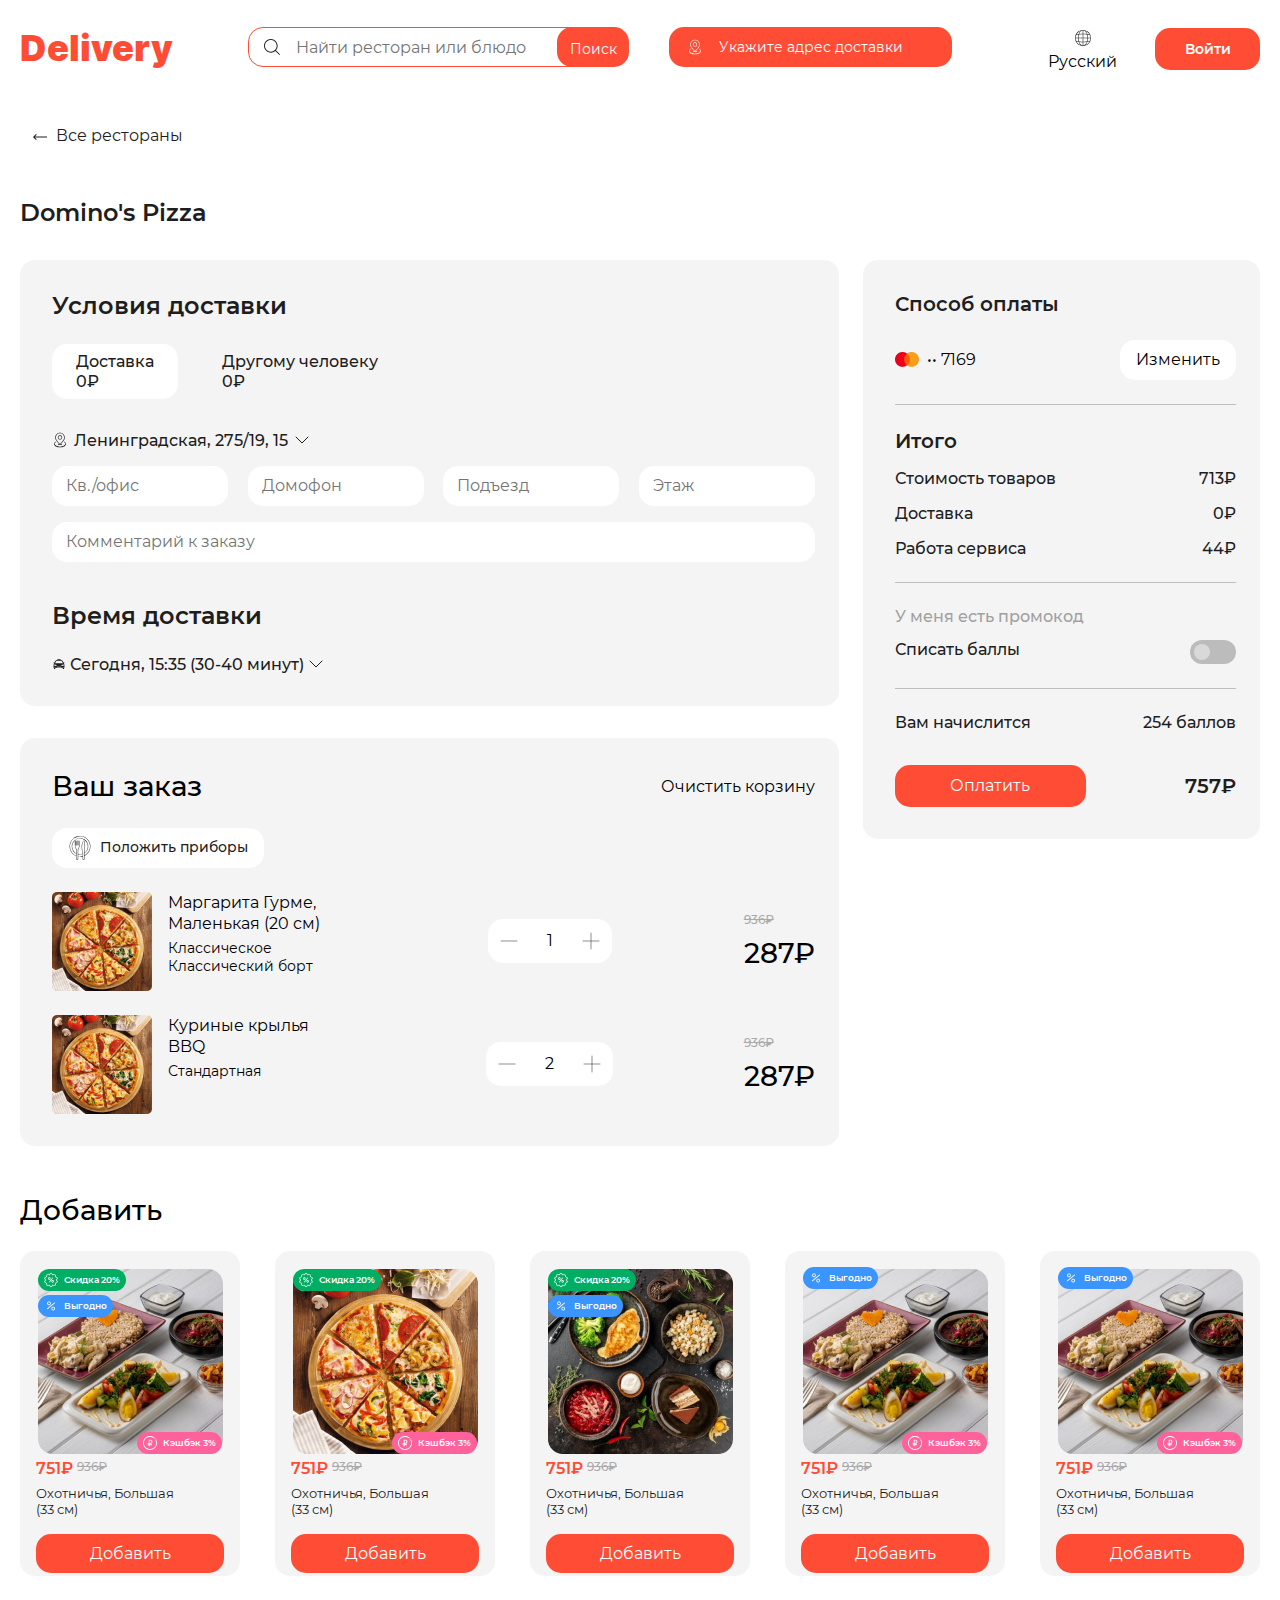
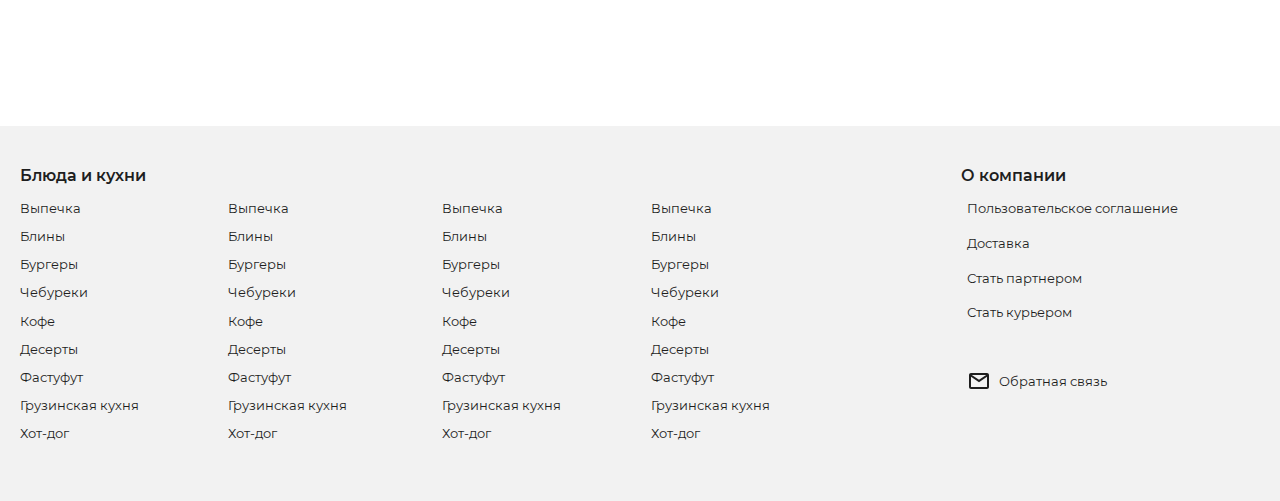
<file: privatization.html>
<!DOCTYPE html>
<html lang="en">

<head>
    <meta charset="UTF-8">
    <meta name="viewport" content="width=device-width, initial-scale=1.0">
    <title>Оформление</title>
    <!-- main logo -->
    <link rel="icon" href="images/icons/icon.png">
    <!-- inter font css -->
    <link rel="stylesheet" href="fonts/inter/stylesheet.css">
    <!-- montserrat font css -->
    <link rel="stylesheet" href="fonts/montserrat/stylesheet.css">
    <!-- boostrap css link -->
    <link rel="stylesheet" href="bootstrap/css/bootstrap.min.css">
    <!-- main css link -->
    <link rel="stylesheet" href="css/main.css">
</head>

<body>
    <div class="wrapper">
        <!-- header start -->
        <header class="header">
            <nav class="navbar navbar-expand-lg navbar-light">
                <div class="container">
                    <div class="header-logo">
                        <a class="navbar-brand" href="index.html">Delivery</a>
                        <form action="privatization.html">
                            <div class="header-inputs">
                                <div class="header-center">
                                    <img src="images/icons/search.svg" alt="search icon">
                                    <input type="search" aria-label="Search" placeholder="Найти ресторан или блюдо">
                                    <button type="submit">Поиск</button>
                                </div>
                                <div class="header-button">
                                    <img src="images/icons/location.svg" alt="location">
                                    <button type="button">
                                        Укажите адрес доставки
                                    </button>
                                </div>
                            </div>
                        </form>
                    </div>
                    <div class="header-login">
                        <div class="language">
                            <button type="button">
                                <img src="images/icons/language.svg" alt="language icon">
                            </button>
                            <span>Русский</span>
                        </div>
                        <div class="login">
                            <button class="btnn" type="button">Войти</button>
                        </div>
                    </div>
                </div>
            </nav>
        </header>
        <!-- header end -->

        <!-- main sections -->
        <main class="main">
            <section class="privatization">
                <div class="container">
                    <div class="title-box">
                        <a href="restaurant.html">
                            <svg xmlns="http://www.w3.org/2000/svg" width="24" height="24" viewBox="0 0 24 24"
                                fill="none">
                                <path d="M8 9L5 12L8 15L8.707 14.293L6.914 12.5H19V11.5H6.914L8.707 9.707L8 9Z"
                                    fill="#1E1E1E" />
                            </svg>
                            Все рестораны</a>
                        <h3 class="subtitle">Domino's Pizza</h3>
                    </div>

                    <div class="row">
                        <div class="col-8">
                            <div class="dostavka">
                                <h3 class="title">Условия доставки</h3>
                                <div class="dostavka-info">
                                    <div class="dostavka-price__bg">
                                        <h3>Доставка</h3>
                                        <p>0₽</p>
                                    </div>
                                    <div class="dostavka-price">
                                        <h3>Другому человеку</h3>
                                        <p>0₽</p>
                                    </div>
                                </div>
                                <div class="adress-info">
                                    <div class="subtitle-box">
                                        <svg xmlns="http://www.w3.org/2000/svg" width="16" height="16"
                                            viewBox="0 0 16 16" fill="none">
                                            <path
                                                d="M7.21256 12.0625H6.15756C6.07468 12.0625 5.99519 12.0954 5.93659 12.154C5.87798 12.2126 5.84506 12.2921 5.84506 12.375C5.84506 12.4579 5.87798 12.5374 5.93659 12.596C5.99519 12.6546 6.07468 12.6875 6.15756 12.6875H9.84256C9.92544 12.6875 10.0049 12.6546 10.0635 12.596C10.1221 12.5374 10.1551 12.4579 10.1551 12.375C10.1551 12.2921 10.1221 12.2126 10.0635 12.154C10.0049 12.0954 9.92544 12.0625 9.84256 12.0625H8.78756C10.0376 10.855 12.8151 7.905 12.8151 5.74C12.8151 2.955 10.6551 0.6875 8.00006 0.6875C5.34506 0.6875 3.18506 2.955 3.18506 5.75C3.18506 7.905 5.97006 10.855 7.21256 12.0625ZM8.00006 1.3125C10.3101 1.3125 12.1901 3.3125 12.1901 5.74C12.1901 7.8775 8.87256 11.13 8.00006 11.95C7.12756 11.13 3.81006 7.8775 3.81006 5.75C3.81006 3.3 5.69006 1.3125 8.00006 1.3125Z"
                                                fill="#1E1E1E" />
                                            <path
                                                d="M10.1552 5.45999C10.1552 5.03377 10.0288 4.61713 9.79203 4.26274C9.55524 3.90835 9.21867 3.63214 8.8249 3.46903C8.43112 3.30593 7.99783 3.26325 7.5798 3.3464C7.16177 3.42955 6.77778 3.6348 6.4764 3.93618C6.17502 4.23756 5.96977 4.62154 5.88662 5.03957C5.80347 5.4576 5.84615 5.8909 6.00926 6.28468C6.17236 6.67845 6.44857 7.01502 6.80296 7.25181C7.15735 7.48861 7.574 7.61499 8.00022 7.61499C8.57155 7.61433 9.1193 7.38708 9.5233 6.98308C9.9273 6.57908 10.1546 6.03133 10.1552 5.45999ZM6.47022 5.45999C6.47219 5.15782 6.5636 4.863 6.73291 4.61271C6.90223 4.36242 7.14187 4.16788 7.42161 4.05361C7.70134 3.93934 8.00866 3.91046 8.30479 3.97062C8.60092 4.03078 8.8726 4.17728 9.08557 4.39165C9.29855 4.60602 9.44328 4.87865 9.50151 5.17516C9.55974 5.47168 9.52886 5.7788 9.41277 6.05779C9.29668 6.33677 9.10058 6.57514 8.84919 6.74282C8.5978 6.9105 8.30239 6.99999 8.00022 6.99999C7.79854 6.99967 7.59892 6.95954 7.41278 6.88191C7.22665 6.80428 7.05767 6.69067 6.91553 6.5476C6.77339 6.40453 6.66089 6.23482 6.58447 6.04818C6.50806 5.86155 6.46923 5.66166 6.47022 5.45999Z"
                                                fill="#1E1E1E" />
                                            <path
                                                d="M12.6602 9.75C12.5936 9.70722 12.5132 9.6913 12.4354 9.70544C12.3575 9.71959 12.2879 9.76275 12.2406 9.82621C12.1934 9.88968 12.1719 9.96871 12.1806 10.0474C12.1894 10.126 12.2276 10.1984 12.2877 10.25C12.7402 10.585 13.2877 11.14 13.2877 11.8725C13.2877 13.3975 10.8702 14.6875 8.00766 14.6875C5.14516 14.6875 2.72016 13.3975 2.72016 11.8725C2.72016 11.14 3.26016 10.585 3.72016 10.25C3.7802 10.1984 3.81844 10.126 3.82717 10.0474C3.83589 9.96871 3.81445 9.88968 3.76717 9.82621C3.71989 9.76275 3.6503 9.71959 3.57243 9.70544C3.49457 9.6913 3.41424 9.70722 3.34766 9.75C2.53266 10.3525 2.09766 11.0875 2.09766 11.875C2.09766 13.805 4.69016 15.315 8.00266 15.315C11.3152 15.315 13.9077 13.815 13.9077 11.875C13.9052 11.085 13.4752 10.35 12.6602 9.75Z"
                                                fill="#1E1E1E" />
                                        </svg>
                                        <h3 class="subtitle">Ленинградская, 275/19, 15</h3>
                                        <svg xmlns="http://www.w3.org/2000/svg" width="16" height="16"
                                            viewBox="0 0 16 16" fill="none">
                                            <path d="M2 5L8 11L14 5" stroke="#1E1E1E" stroke-linecap="round" />
                                        </svg>
                                    </div>
                                    <div class="inputs">
                                        <input type="text" placeholder="Кв./офис">
                                        <input type="text" placeholder="Домофон">
                                        <input type="text" placeholder="Подъезд">
                                        <input type="number" placeholder="Этаж">
                                    </div>
                                    <div class="big-input w-100">
                                        <input class="w-100" type="text" placeholder="Комментарий к заказу">
                                    </div>
                                </div>

                                <div class="time-dostavka">
                                    <h3 class="title">Время доставки</h3>

                                    <div class="subtitle-box">
                                        <svg xmlns="http://www.w3.org/2000/svg" width="14" height="14"
                                            viewBox="0 0 14 14" fill="none">
                                            <path
                                                d="M8.86375 2.70593H5.13625L5.34407 2.1875C5.37688 2.10437 5.45782 2.04968 5.54532 2.04968H8.45469C8.54219 2.04968 8.62313 2.10437 8.65594 2.1875L8.86375 2.70593ZM11.7972 8.38687C11.7819 8.20312 11.7578 8.01937 11.7206 7.83781C11.6681 7.57531 11.3859 7.41999 11.1366 7.51406L9.59438 8.09812C9.14157 8.26875 9.28594 8.96875 9.77157 8.9425L11.3838 8.85937C11.442 8.85573 11.499 8.8406 11.5513 8.81483C11.6037 8.78907 11.6505 8.75318 11.6889 8.70926C11.7274 8.66533 11.7567 8.61422 11.7753 8.55889C11.7939 8.50356 11.8013 8.44509 11.7972 8.38687ZM5.21938 10.2003H8.78063C9.06282 10.2003 9.06282 9.76281 8.78063 9.76281H5.21938C4.93719 9.76281 4.93719 10.2003 5.21938 10.2003ZM1.53125 8.76312C1.53125 8.00209 1.69313 7.24937 2.00594 6.55834L2.08469 6.38553L1.63188 6.09678C1.60087 6.07717 1.57536 6.05 1.55776 6.01781C1.54016 5.98563 1.53103 5.94949 1.53125 5.91281V5.72468C1.53125 5.60437 1.62969 5.50593 1.75 5.50593H2.49813C2.66657 5.17125 2.85688 4.8475 3.07125 4.53906L3.73407 3.605C3.83513 3.46234 3.96891 3.34599 4.12419 3.26569C4.27948 3.18538 4.45174 3.14346 4.62657 3.14343H9.37344C9.72782 3.14343 10.0625 3.31625 10.2659 3.605L10.9288 4.53906C11.1431 4.8475 11.3334 5.17125 11.5019 5.50593H12.25C12.3703 5.50593 12.4688 5.60437 12.4688 5.72468V5.91281C12.4688 5.98718 12.4316 6.05718 12.3681 6.09656L11.9153 6.38531L11.9941 6.55812C12.3072 7.25104 12.469 8.00274 12.4688 8.76312V10.4191C12.4688 10.5394 12.3703 10.6378 12.25 10.6378H1.75C1.62969 10.6378 1.53125 10.5394 1.53125 10.4191V8.76312ZM2.20282 8.38687C2.19866 8.4451 2.20608 8.50358 2.22465 8.55892C2.24323 8.61427 2.27258 8.66538 2.31102 8.70932C2.34947 8.75325 2.39623 8.78913 2.44862 8.81489C2.50101 8.84064 2.55799 8.85576 2.61625 8.85937L4.22844 8.9425C4.71188 8.96875 4.86063 8.26875 4.40563 8.09812L2.86344 7.51406C2.61407 7.41999 2.33188 7.57531 2.27938 7.83781C2.24219 8.01937 2.21813 8.20312 2.20282 8.38687ZM11.0775 6.26281L9.55282 4.11031C9.51125 4.05343 9.44563 4.01843 9.37344 4.01843H4.62657C4.55438 4.01843 4.48875 4.05343 4.44719 4.11031L2.9225 6.26281H11.0775ZM3.28125 11.0753V11.7316C3.28125 11.8519 3.18282 11.9503 3.0625 11.9503H2.1875C2.06719 11.9503 1.96875 11.8519 1.96875 11.7316V11.0753H3.28125ZM12.0313 11.0753V11.7316C12.0313 11.8519 11.9328 11.9503 11.8125 11.9503H10.9375C10.8172 11.9503 10.7188 11.8519 10.7188 11.7316V11.0753H12.0313Z"
                                                fill="#1E1E1E" />
                                        </svg>
                                        <h3 class="subtitle">Сегодня, 15:35 (30-40 минут)</h3>
                                        <svg xmlns="http://www.w3.org/2000/svg" width="16" height="16"
                                            viewBox="0 0 16 16" fill="none">
                                            <path d="M2 5L8 11L14 5" stroke="#1E1E1E" stroke-linecap="round" />
                                        </svg>
                                    </div>
                                </div>
                            </div>

                            <div class="dostavka-food">
                                <div class="title-box">
                                    <h3 class="title">Ваш заказ</h3>
                                    <p class="korzina-delete">Очистить корзину</p>
                                </div>
                                <div class="white-btn">

                                    <button>
                                        <svg xmlns="http://www.w3.org/2000/svg" width="24" height="24"
                                            viewBox="0 0 24 24" fill="none">
                                            <g clip-path="url(#clip0_36_4924)">
                                                <path
                                                    d="M12.0007 6.67206e-08C9.57463 -0.000274833 7.225 0.848933 5.35966 2.40023C3.49431 3.95153 2.23102 6.10699 1.78903 8.49251C1.34704 10.878 1.75427 13.343 2.94002 15.4596C4.12577 17.5762 6.0152 19.2108 8.28037 20.0798V23.0117C8.27472 23.2594 8.36436 23.4999 8.53081 23.6835C8.69725 23.8671 8.92781 23.9799 9.17493 23.9985C9.19199 23.9985 9.20924 24 9.22631 24C9.46836 24.0007 9.70127 23.9076 9.87618 23.7403C9.96903 23.6518 10.043 23.5455 10.0936 23.4276C10.1442 23.3098 10.1705 23.1829 10.1707 23.0546V20.6027C11.6824 20.8761 13.236 20.8091 14.7186 20.4066V23.1272C14.7169 23.2429 14.7382 23.3577 14.7813 23.4651C14.8244 23.5725 14.8884 23.6702 14.9696 23.7526C15.0508 23.835 15.1476 23.9005 15.2543 23.9451C15.361 23.9898 15.4756 24.0128 15.5913 24.0128C15.707 24.0128 15.8215 23.9898 15.9282 23.9451C16.035 23.9005 16.1317 23.835 16.213 23.7526C16.2942 23.6702 16.3582 23.5725 16.4013 23.4651C16.4444 23.3577 16.4657 23.2429 16.464 23.1272V19.7599C18.5917 18.7471 20.3117 17.0407 21.3413 14.9211C22.3709 12.8015 22.649 10.3947 22.1298 8.09611C21.6106 5.79755 20.3251 3.74393 18.4843 2.27265C16.6436 0.801374 14.3572 -6.72197e-05 12.0007 6.67206e-08ZM16.1874 4.73569C16.1025 4.68891 16.0065 4.66583 15.9095 4.66887C15.8126 4.6719 15.7182 4.70094 15.6364 4.75294C14.0554 5.75213 13.7239 9.07256 13.6676 10.9629C13.6038 12.9579 13.9615 14.9439 14.7176 16.7912V17.7261C13.2624 18.2668 11.6788 18.3605 10.17 17.9949V13.6956L11.5575 10.5352C11.5679 10.5116 11.5733 10.4861 11.5732 10.4602V5.26875C11.5732 5.10945 11.51 4.95667 11.3973 4.84402C11.2847 4.73138 11.1319 4.66809 10.9726 4.66809C10.8133 4.66809 10.6605 4.73138 10.5479 4.84402C10.4352 4.95667 10.3719 5.10945 10.3719 5.26875V8.99625H9.82612V5.26875C9.82612 5.10945 9.76283 4.95667 9.65019 4.84402C9.53754 4.73138 9.38477 4.66809 9.22546 4.66809C9.06616 4.66809 8.91338 4.73138 8.80073 4.84402C8.68809 4.95667 8.6248 5.10945 8.6248 5.26875V8.99625H8.07805V5.26875C8.07805 5.10945 8.01477 4.95667 7.90213 4.84402C7.78948 4.73138 7.6367 4.66809 7.4774 4.66809C7.31809 4.66809 7.16532 4.73138 7.05267 4.84402C6.94003 4.95667 6.87674 5.10945 6.87674 5.26875V10.4599C6.87671 10.4857 6.88208 10.5112 6.89249 10.5349L8.27999 13.6952V17.2687C6.77986 16.4585 5.58525 15.1807 4.87773 13.6295C4.1702 12.0782 3.98845 10.3384 4.36009 8.67449C4.73173 7.01053 5.63645 5.51339 6.93673 4.41061C8.23702 3.30782 9.86178 2.65969 11.5641 2.56472C13.2664 2.46975 14.9532 2.93312 16.3681 3.88442C17.783 4.83572 18.8486 6.22294 19.403 7.83523C19.9574 9.44752 19.9703 11.1967 19.4398 12.817C18.9092 14.4373 17.8641 15.8401 16.4634 16.8122V5.20388C16.4643 5.10813 16.439 5.01397 16.3904 4.9315C16.3418 4.84902 16.2716 4.78133 16.1874 4.73569ZM9.79574 23.0544C9.79594 23.132 9.78028 23.2089 9.74973 23.2802C9.71918 23.3516 9.67438 23.4159 9.61808 23.4693C9.56178 23.5228 9.49517 23.5641 9.42232 23.5909C9.34947 23.6177 9.27192 23.6293 9.19443 23.625C9.04393 23.6097 8.90476 23.5381 8.8048 23.4245C8.70484 23.311 8.65147 23.1639 8.65537 23.0126V13.6564C8.65538 13.6306 8.65002 13.605 8.63962 13.5814L7.25212 10.4211V5.26875C7.25212 5.2089 7.27589 5.15151 7.31821 5.10919C7.36053 5.06687 7.41793 5.04309 7.47777 5.04309C7.53762 5.04309 7.59502 5.06687 7.63734 5.10919C7.67966 5.15151 7.70343 5.2089 7.70343 5.26875V9.18375C7.70343 9.23348 7.72318 9.28117 7.75835 9.31633C7.79351 9.3515 7.8412 9.37125 7.89093 9.37125H8.8123C8.86203 9.37125 8.90972 9.3515 8.94489 9.31633C8.98005 9.28117 8.9998 9.23348 8.9998 9.18375V5.26875C8.9998 5.20893 9.02357 5.15155 9.06587 5.10925C9.10817 5.06695 9.16554 5.04319 9.22537 5.04319C9.28519 5.04319 9.34256 5.06695 9.38486 5.10925C9.42717 5.15155 9.45093 5.20893 9.45093 5.26875V9.18375C9.45093 9.23348 9.47068 9.28117 9.50585 9.31633C9.54101 9.3515 9.5887 9.37125 9.63843 9.37125H10.5604C10.6101 9.37125 10.6578 9.3515 10.6929 9.31633C10.7281 9.28117 10.7479 9.23348 10.7479 9.18375V5.26875C10.7479 5.2089 10.7716 5.15151 10.814 5.10919C10.8563 5.06687 10.9137 5.04309 10.9735 5.04309C11.0334 5.04309 11.0908 5.06687 11.1331 5.10919C11.1754 5.15151 11.1992 5.2089 11.1992 5.26875V10.4205L9.81168 13.5808C9.80128 13.6044 9.79592 13.63 9.79593 13.6558L9.79574 23.0544ZM10.1707 20.2209V18.3791C11.68 18.7284 13.2576 18.6402 14.7186 18.1249V20.0154C13.2381 20.4295 11.6826 20.4996 10.1707 20.2209ZM15.591 23.625C15.459 23.6249 15.3325 23.5723 15.2392 23.479C15.1459 23.3857 15.0935 23.2592 15.0934 23.1272V16.7507C15.0934 16.7234 15.0874 16.6965 15.0759 16.6717C14.3379 14.8654 13.9862 12.9246 14.0436 10.9742C14.136 7.884 14.7898 5.73206 15.8374 5.07C15.8625 5.05374 15.8916 5.04459 15.9215 5.04354C15.9514 5.04248 15.981 5.04955 16.0072 5.064C16.0324 5.07755 16.0535 5.09776 16.068 5.12242C16.0825 5.14709 16.0899 5.17526 16.0896 5.20388V19.6461C16.0895 19.6477 16.0895 19.6493 16.0896 19.6509V23.1272C16.0894 23.2593 16.0368 23.3859 15.9433 23.4793C15.8498 23.5726 15.7231 23.625 15.591 23.625ZM16.4638 19.3431V17.2648C17.9795 16.2819 19.1284 14.8262 19.7323 13.1236C20.3362 11.421 20.3612 9.56674 19.8035 7.84847C19.2458 6.13019 18.1366 4.64403 16.648 3.62058C15.1593 2.59714 13.3745 2.09364 11.5705 2.18821C9.76645 2.28278 8.04407 2.97014 6.6706 4.14363C5.29714 5.31711 4.34939 6.91111 3.97442 8.67827C3.59944 10.4454 3.81822 12.287 4.59679 13.9171C5.37536 15.5472 6.67019 16.8748 8.28037 17.6938V19.677C6.15328 18.8257 4.3826 17.2705 3.26398 15.271C2.14536 13.2715 1.7465 10.9488 2.13402 8.69071C2.52153 6.4326 3.67196 4.37577 5.3932 2.86364C7.11445 1.35152 9.30233 0.475621 11.5915 0.382207C13.8808 0.288792 16.1327 0.983512 17.9715 2.35037C19.8102 3.71723 21.1244 5.67349 21.6946 7.89251C22.2648 10.1115 22.0565 12.459 21.1045 14.543C20.1525 16.627 18.5145 18.3213 16.4638 19.3431Z"
                                                    fill="black" />
                                            </g>
                                            <defs>
                                                <clipPath id="clip0_36_4924">
                                                    <rect width="24" height="24" fill="white" />
                                                </clipPath>
                                            </defs>
                                        </svg>
                                        Положить приборы
                                    </button>
                                </div>
                                <div class="food-box">
                                    <div class="img-info">
                                        <img src="images/food-box/food-box__img.png" alt="pizza img">
                                        <div class="food-info">
                                            <h3 class="subtitlee">Маргарита Гурме, Маленькая (20 см)</h3>
                                            <h3 class="subtitlee-sm">Классическое Классический борт</h3>
                                        </div>
                                    </div>

                                    <div class="food-button">
                                        <button>
                                            <svg xmlns="http://www.w3.org/2000/svg" width="18" height="2"
                                                viewBox="0 0 18 2" fill="none">
                                                <path d="M1 1H17" stroke="#1E1E1E" stroke-width="0.5"
                                                    stroke-linecap="round" />
                                            </svg>
                                            1
                                            <svg xmlns="http://www.w3.org/2000/svg" width="18" height="18"
                                                viewBox="0 0 18 18" fill="none">
                                                <path d="M1 9H17" stroke="#1E1E1E" stroke-width="0.5"
                                                    stroke-linecap="round" />
                                                <path d="M9 17L9 1" stroke="#1E1E1E" stroke-width="0.5"
                                                    stroke-linecap="round" />
                                            </svg>
                                        </button>
                                    </div>
                                    <div class="food-price">
                                        <span><del>936₽</del></span>
                                        <h3 class="title">287₽</h3>
                                    </div>
                                </div>

                                <div class="food-box">
                                    <div class="img-info">
                                        <img src="images/food-box/food-box__img.png" alt="pizza img">
                                        <div class="food-info">
                                            <h3 class="subtitlee">Куриные крылья BBQ</h3>
                                            <h3 class="subtitlee-sm">Стандартная</h3>
                                        </div>
                                    </div>

                                    <div class="food-button">
                                        <button>
                                            <svg xmlns="http://www.w3.org/2000/svg" width="18" height="2"
                                                viewBox="0 0 18 2" fill="none">
                                                <path d="M1 1H17" stroke="#1E1E1E" stroke-width="0.5"
                                                    stroke-linecap="round" />
                                            </svg>
                                            2
                                            <svg xmlns="http://www.w3.org/2000/svg" width="18" height="18"
                                                viewBox="0 0 18 18" fill="none">
                                                <path d="M1 9H17" stroke="#1E1E1E" stroke-width="0.5"
                                                    stroke-linecap="round" />
                                                <path d="M9 17L9 1" stroke="#1E1E1E" stroke-width="0.5"
                                                    stroke-linecap="round" />
                                            </svg>
                                        </button>
                                    </div>
                                    <div class="food-price">
                                        <span><del>936₽</del></span>
                                        <h3 class="title">287₽</h3>
                                    </div>
                                </div>
                            </div>
                        </div>
                        <div class="col-4">
                            <div class="dostavka-price">
                                <h3 class="title">Способ оплаты</h3>
                                <div class="card-number flex-row">
                                    <div class="card-bank">
                                        <img src="images/icons/mastercard.png" alt="mastercard">
                                        <p>•• 7169</p>
                                    </div>
                                    <div class="card-button">
                                        <button class="card-white__btn">
                                            Изменить
                                        </button>
                                    </div>
                                </div>

                                <div class="price-card">
                                    <h3 class="title">Итого</h3>
                                    <div class="price-tovar">
                                        <h3 class="subtitle">Стоимость товаров</h3>
                                        <h3 class="subtitle">713₽</h3>
                                    </div>
                                    <div class="dostavka-tovar">
                                        <h3 class="subtitle">Доставка</h3>
                                        <h3 class="subtitle">0₽</h3>
                                    </div>
                                    <div class="work-servis">
                                        <h3 class="subtitle">Работа сервиса</h3>
                                        <h3 class="subtitle">44₽</h3>
                                    </div>
                                </div>

                                <div class="promo">
                                    <h3 class="graySubtitle">У меня есть промокод</h3>
                                    <div class="balls">
                                        <h3 class="subtitle">Списать баллы</h3>
                                        <img src="images/icons/ball-icon.svg" alt="ball-icon">
                                    </div>
                                </div>
                                <div class="pay">
                                    <div class="pay-price">
                                        <h3 class="subtitle">Вам начислится</h3>
                                        <h3 class="subtitle">254 баллов</h3>
                                    </div>
                                    <div class="pay-button">
                                        <a class="btnn" href="privatization-two.html">Оплатить</a>
                                        <h3 class="title">757₽</h3>
                                    </div>
                                </div>
                            </div>
                        </div>

                    </div>

                </div>
            </section>
            <section class="pizza">
                <div class="container">
                    <div class="title-box">
                        <h3 class="titlee">Добавить</h3>
                    </div>
                    <div class="pizza-boxes">
                        <div class="pizza-box">
                            <div class="pizza-img">
                                <img src="images/pizza/pizza-1.png" alt="pizza 1">
                                <button class="aksiya-top">
                                    <svg xmlns="http://www.w3.org/2000/svg" width="14" height="14" viewBox="0 0 14 14"
                                        fill="none">
                                        <g clip-path="url(#clip0_27_1594)">
                                            <path
                                                d="M13.6092 8.37101C13.5984 8.34772 13.5867 8.32482 13.5743 8.30235L12.8513 7L13.5745 5.69737C13.6464 5.56721 13.6908 5.42369 13.7051 5.27568C13.7193 5.12768 13.7029 4.97833 13.6571 4.83688C13.6108 4.69543 13.536 4.565 13.4372 4.45367C13.3384 4.34234 13.2178 4.25248 13.0829 4.18966L11.7322 3.56077L11.5517 2.08205C11.479 1.48818 10.9386 1.0657 10.3447 1.13841C10.3197 1.14147 10.2948 1.1454 10.2701 1.15019L8.80779 1.43538L7.79281 0.345206C7.38515 -0.0927232 6.69966 -0.117277 6.26173 0.290383C6.24281 0.307995 6.22452 0.326281 6.20691 0.345206L5.19193 1.43538L3.72961 1.15019C3.14236 1.03568 2.57346 1.41892 2.45897 2.00617C2.45408 2.03133 2.45006 2.05662 2.44694 2.08205L2.26648 3.56077L0.915721 4.18966C0.373286 4.44215 0.138271 5.08655 0.390759 5.62898C0.401614 5.65228 0.413262 5.67516 0.425731 5.69764L1.14841 7L0.425731 8.30263C0.135318 8.82573 0.323959 9.48522 0.847062 9.77563C0.869538 9.7881 0.892425 9.79978 0.915721 9.81061L2.26648 10.4395L2.44694 11.9182C2.51954 12.5121 3.05984 12.9347 3.65373 12.8621C3.67916 12.859 3.70448 12.855 3.72961 12.8501L5.19193 12.5649L6.20691 13.6548C6.61457 14.0927 7.30006 14.1173 7.73799 13.7096C7.75691 13.692 7.7752 13.6737 7.79281 13.6548L8.80807 12.5646L10.2704 12.8498C10.8576 12.9643 11.4265 12.5811 11.541 11.9938C11.5459 11.9687 11.5499 11.9434 11.5531 11.9179L11.7335 10.4392L13.0843 9.81033C13.6267 9.55785 13.8617 8.91342 13.6092 8.37101ZM12.809 9.15445C12.8009 9.15902 12.7925 9.16328 12.784 9.16722L11.2545 9.87814C11.1997 9.90362 11.1524 9.94261 11.1169 9.99146C11.0814 10.0403 11.0589 10.0974 11.0516 10.1573L10.8471 11.8321C10.822 12.0362 10.6362 12.1814 10.432 12.1564C10.4234 12.1553 10.4148 12.1539 10.4063 12.1523L8.74983 11.8291C8.69058 11.8175 8.62937 11.8213 8.57196 11.8399C8.51455 11.8586 8.46285 11.8916 8.42171 11.9357L7.27329 13.1703C7.13308 13.3208 6.89743 13.3291 6.74693 13.1889C6.74052 13.1829 6.73432 13.1767 6.72834 13.1703L5.57801 11.9357C5.53687 11.8916 5.48516 11.8586 5.42776 11.8399C5.37035 11.8213 5.30914 11.8175 5.24989 11.8291L3.59399 12.152C3.39209 12.1913 3.19658 12.0595 3.15729 11.8576C3.15562 11.849 3.15426 11.8404 3.15322 11.8318L2.94869 10.157C2.94137 10.0971 2.9189 10.04 2.8834 9.99118C2.8479 9.94234 2.80055 9.90334 2.7458 9.87787L1.21622 9.16695C1.02963 9.08043 0.948506 8.85901 1.03502 8.67242C1.03896 8.66394 1.04322 8.6556 1.04779 8.64743L1.86809 7.17226C1.89739 7.11948 1.91277 7.0601 1.91277 6.99972C1.91277 6.93935 1.89739 6.87997 1.86809 6.82719L1.04779 5.35202C0.947467 5.17246 1.01167 4.94559 1.19123 4.84524C1.19941 4.84068 1.20775 4.83641 1.21622 4.8325L2.7458 4.12158C2.80055 4.09611 2.8479 4.05711 2.8834 4.00826C2.9189 3.95942 2.94137 3.90234 2.94869 3.8424L3.15322 2.16763C3.17826 1.96349 3.36409 1.81829 3.56823 1.84337C3.57687 1.84443 3.58546 1.8458 3.59399 1.84744L5.24989 2.17091C5.30914 2.18245 5.37035 2.17872 5.42776 2.16006C5.48516 2.14141 5.53687 2.10844 5.57801 2.06427L6.72643 0.829728C6.86664 0.67923 7.10229 0.670918 7.25278 0.811134C7.25921 0.817122 7.26542 0.823329 7.27138 0.829728L8.42171 2.06427C8.46285 2.10844 8.51456 2.14141 8.57196 2.16006C8.62937 2.17872 8.69058 2.18245 8.74983 2.17091L10.4057 1.84799C10.6076 1.8084 10.8033 1.93994 10.8428 2.14176C10.8446 2.15051 10.846 2.15932 10.8471 2.16818L11.0516 3.84295C11.0589 3.90288 11.0814 3.95997 11.1169 4.00881C11.1524 4.05766 11.1997 4.09665 11.2545 4.12212L12.784 4.83305C12.9706 4.91956 13.0518 5.14099 12.9652 5.32758C12.9613 5.33605 12.957 5.34439 12.9525 5.35257V5.35229L12.1322 6.82746C12.1029 6.88025 12.0875 6.93962 12.0875 7C12.0875 7.06037 12.1029 7.11975 12.1322 7.17253L12.9525 8.6477C13.0528 8.82724 12.9886 9.05413 12.809 9.15445Z"
                                                fill="white" />
                                            <path
                                                d="M8.80613 4.63865C8.6502 4.51946 8.42718 4.54921 8.30794 4.7051L5.1271 8.86318C5.00781 9.01909 5.0375 9.24221 5.19341 9.36151C5.34932 9.48081 5.57244 9.45111 5.69174 9.2952L8.87258 5.13685C8.99177 4.98091 8.96202 4.7579 8.80613 4.63865ZM8.63715 7.07056C7.9848 7.07132 7.45615 7.59998 7.45538 8.25233V8.50389C7.45538 9.15657 7.9845 9.68566 8.63718 9.68564C9.28984 9.68564 9.81893 9.15654 9.81893 8.50389V8.25233C9.81816 7.59998 9.28951 7.0713 8.63715 7.07056ZM9.108 8.50389C9.108 8.76392 8.89719 8.97474 8.63715 8.97474C8.37712 8.97474 8.1663 8.76392 8.1663 8.50389V8.25233C8.1663 7.9923 8.37712 7.78148 8.63715 7.78148C8.89719 7.78148 9.108 7.9923 9.108 8.25233V8.50389ZM5.3625 4.31436C4.70985 4.31436 4.18076 4.84345 4.18076 5.49611V5.74739C4.18076 6.40007 4.70985 6.92917 5.3625 6.92919C6.01518 6.92919 6.54428 6.4001 6.5443 5.74745V5.49614C6.5443 4.84345 6.01518 4.31436 5.3625 4.31436ZM5.83338 5.74742C5.83338 6.00745 5.62256 6.21827 5.36253 6.21827C5.1025 6.21827 4.89168 6.00745 4.89168 5.74742V5.49614C4.89168 5.2361 5.1025 5.02529 5.36253 5.02529C5.62256 5.02529 5.83338 5.2361 5.83338 5.49614V5.74742Z"
                                                fill="white" />
                                        </g>
                                        <defs>
                                            <clipPath id="clip0_27_1594">
                                                <rect width="14" height="14" fill="white" />
                                            </clipPath>
                                        </defs>
                                    </svg>
                                    Скидка 20%
                                </button>
                                <button class="aksiya-center">
                                    <svg xmlns="http://www.w3.org/2000/svg" width="14" height="14" viewBox="0 0 14 14"
                                        fill="none">
                                        <path
                                            d="M4.77454 6.27083C5.02194 6.29874 5.27242 6.277 5.51132 6.20689C5.75021 6.13677 5.97271 6.01969 6.16579 5.8625C6.55954 5.54458 6.80746 5.0925 6.86287 4.58792C6.91829 4.08333 6.77245 3.59042 6.45454 3.19667C6.21881 2.905 5.90195 2.68971 5.54397 2.57797C5.18599 2.46622 4.80292 2.46305 4.44313 2.56883C4.08334 2.67461 3.76296 2.88462 3.52242 3.17233C3.28188 3.46005 3.13198 3.81258 3.09162 4.18542C3.06378 4.43282 3.08555 4.68328 3.15566 4.92217C3.22578 5.16105 3.34282 5.38356 3.49995 5.57667C3.82079 5.97042 4.27287 6.21833 4.77454 6.27083ZM3.96371 4.27875C3.99287 4.0075 4.12704 3.76542 4.33704 3.59333C4.52079 3.44458 4.74245 3.36875 4.97579 3.36875C5.01371 3.36875 5.04871 3.37167 5.08662 3.37458C5.35787 3.40375 5.59996 3.53792 5.77204 3.75083C5.94412 3.96375 6.01996 4.22917 5.99079 4.50042C5.96162 4.77167 5.82746 5.01375 5.61746 5.18583C5.40746 5.35792 5.13912 5.43375 4.86787 5.40458C4.59662 5.37542 4.35454 5.24125 4.18246 5.02833C4.01329 4.81542 3.93454 4.55 3.96371 4.27875ZM10.6633 8.42333C10.4276 8.13167 10.1107 7.91637 9.75272 7.80463C9.39474 7.69289 9.01167 7.68971 8.65188 7.7955C8.29209 7.90128 7.97171 8.11128 7.73117 8.399C7.49063 8.68672 7.34073 9.03924 7.30037 9.41208C7.24496 9.91667 7.39079 10.4096 7.7087 10.8033C8.02662 11.1971 8.4787 11.445 8.98329 11.5004C9.23069 11.5283 9.48117 11.5066 9.72007 11.4365C9.95896 11.3664 10.1815 11.2493 10.3745 11.0921C11.1883 10.4329 11.3195 9.23708 10.6633 8.42333ZM9.8262 10.4067C9.61329 10.5788 9.34787 10.6546 9.07662 10.6254C8.80537 10.5963 8.56329 10.4621 8.39121 10.2492C8.21912 10.0363 8.14329 9.77083 8.17246 9.49958C8.20162 9.22833 8.33579 8.98625 8.54579 8.81417C8.73537 8.6625 8.95996 8.58958 9.18454 8.58958C9.48204 8.58958 9.77954 8.72083 9.98079 8.96875C10.3337 9.40917 10.2637 10.0538 9.8262 10.4067ZM10.9666 3.68375C10.815 3.49417 10.5408 3.465 10.3512 3.61667L3.08287 9.47333C2.89329 9.625 2.86412 9.89917 3.01579 10.0888C3.10329 10.1967 3.22871 10.2521 3.35704 10.2521C3.45329 10.2521 3.54954 10.22 3.6312 10.1558L10.8995 4.30208C11.0891 4.1475 11.1183 3.87333 10.9666 3.68375Z"
                                            fill="white" />
                                    </svg>
                                    Выгодно
                                </button>
                                <button class="aksiya-bottom">
                                    <svg xmlns="http://www.w3.org/2000/svg" width="14" height="14" viewBox="0 0 14 14"
                                        fill="none">
                                        <g clip-path="url(#clip0_33_2978)">
                                            <path
                                                d="M8.56764 8.34578H6.63972V7.82749H7.35926C7.9091 7.82749 8.43642 7.60906 8.82521 7.22027C9.21401 6.83148 9.43243 6.30416 9.43243 5.75432C9.43243 5.20448 9.21401 4.67716 8.82521 4.28837C8.43642 3.89957 7.9091 3.68115 7.35926 3.68115H6.20222C6.08619 3.68115 5.97491 3.72725 5.89286 3.80929C5.81082 3.89134 5.76472 4.00262 5.76472 4.11865V6.95249H5.00464C4.88861 6.95249 4.77733 6.99858 4.69528 7.08063C4.61323 7.16267 4.56714 7.27395 4.56714 7.38999C4.56714 7.50602 4.61323 7.6173 4.69528 7.69934C4.77733 7.78139 4.88861 7.82749 5.00464 7.82749H5.76472V8.34578H5.00464C4.88861 8.34578 4.77733 8.39187 4.69528 8.47392C4.61323 8.55596 4.56714 8.66724 4.56714 8.78328C4.56714 8.89931 4.61323 9.01059 4.69528 9.09264C4.77733 9.17468 4.88861 9.22078 5.00464 9.22078H5.76472V9.88374C5.76472 9.99977 5.81082 10.111 5.89286 10.1931C5.97491 10.2751 6.08619 10.3212 6.20222 10.3212C6.31825 10.3212 6.42953 10.2751 6.51158 10.1931C6.59363 10.111 6.63972 9.99977 6.63972 9.88374V9.22078H8.56764C8.68367 9.22078 8.79495 9.17468 8.877 9.09264C8.95904 9.01059 9.00514 8.89931 9.00514 8.78328C9.00514 8.66724 8.95904 8.55596 8.877 8.47392C8.79495 8.39187 8.68367 8.34578 8.56764 8.34578ZM6.63972 4.55615H7.35926C7.67704 4.55615 7.9818 4.68239 8.2065 4.90709C8.4312 5.13179 8.55743 5.43655 8.55743 5.75432C8.55743 6.07209 8.4312 6.37685 8.2065 6.60155C7.9818 6.82625 7.67704 6.95249 7.35926 6.95249H6.63972V4.55615Z"
                                                fill="white" />
                                            <path
                                                d="M6.99998 14C5.89533 13.9999 4.80639 13.7383 3.82219 13.2367C2.83799 12.7351 1.98647 12.0077 1.33725 11.114C0.688033 10.2203 0.259549 9.18556 0.0868291 8.0945C-0.0858907 7.00344 0.00205839 5.88699 0.343486 4.83643C0.684913 3.78587 1.27012 2.83102 2.05128 2.04996C2.83243 1.2689 3.78734 0.683804 4.83794 0.3425C5.88854 0.00119561 7.005 -0.0866226 8.09604 0.0862249C9.18709 0.259073 10.2217 0.687678 11.1154 1.337C11.1619 1.3708 11.2012 1.41342 11.2312 1.46243C11.2612 1.51144 11.2812 1.56588 11.2902 1.62263C11.2991 1.67938 11.2968 1.73735 11.2834 1.79321C11.2699 1.84906 11.2456 1.90173 11.2118 1.94819C11.178 1.99465 11.1354 2.034 11.0864 2.06399C11.0373 2.09397 10.9829 2.11402 10.9262 2.12297C10.8115 2.14105 10.6944 2.11285 10.6006 2.04458C9.38343 1.16136 7.88355 0.757475 6.38746 0.910075C4.89137 1.06268 3.50392 1.76107 2.49014 2.87184C1.47635 3.98262 0.907291 5.42793 0.891648 6.93171C0.876005 8.43548 1.41488 9.89232 2.40533 11.024C3.39579 12.1556 4.76841 12.8827 6.26101 13.0664C7.7536 13.2501 9.26156 12.8775 10.4968 12.0197C11.7321 11.162 12.6081 9.87933 12.9576 8.41663C13.307 6.95393 13.1054 5.41377 12.3911 4.09033C12.3401 3.98864 12.3307 3.87106 12.3649 3.76253C12.3991 3.65401 12.4743 3.56309 12.5744 3.50905C12.6745 3.45502 12.7918 3.44212 12.9013 3.47311C13.0108 3.50409 13.1039 3.57651 13.1609 3.675C13.7359 4.74149 14.0243 5.93894 13.9979 7.15028C13.9716 8.36162 13.6313 9.54539 13.0105 10.5859C12.3896 11.6263 11.5094 12.4879 10.4559 13.0863C9.40238 13.6848 8.2116 13.9996 6.99998 14Z"
                                                fill="white" />
                                            <path
                                                d="M11.9936 3.17918C11.9304 3.17926 11.8679 3.16564 11.8104 3.13926C11.753 3.11287 11.7019 3.07435 11.6608 3.02634L11.582 2.93564C11.543 2.89283 11.5129 2.84272 11.4934 2.78818C11.4739 2.73365 11.4655 2.67579 11.4685 2.61796C11.4715 2.56013 11.486 2.50348 11.5111 2.45129C11.5362 2.39911 11.5714 2.35242 11.6147 2.31395C11.658 2.27547 11.7085 2.24597 11.7633 2.22716C11.818 2.20835 11.876 2.20059 11.9338 2.20435C11.9916 2.20811 12.048 2.2233 12.0999 2.24905C12.1518 2.2748 12.198 2.31059 12.236 2.35434L12.3258 2.4573C12.3801 2.52084 12.4151 2.59862 12.4267 2.68143C12.4382 2.76425 12.4257 2.84862 12.3908 2.92458C12.3558 3.00053 12.2998 3.06488 12.2294 3.11C12.159 3.15512 12.0772 3.17913 11.9936 3.17918Z"
                                                fill="white" />
                                        </g>
                                        <defs>
                                            <clipPath id="clip0_33_2978">
                                                <rect width="14" height="14" fill="white" />
                                            </clipPath>
                                        </defs>
                                    </svg>
                                    Кэшбэк 3%
                                </button>
                            </div>
                            <div class="pizza-info">
                                <div class="price">
                                    <h4>751₽</h4>
                                    <span><del>936₽</del></span>
                                </div>
                                <div class="item">
                                    <h3>Охотничья, Большая <br> (33 см)</h3>
                                </div>
                                <div class="button">
                                    <button data-bs-target="#exampleModal" data-bs-toggle="modal" type="button"
                                        class="btnn">Добавить</button>
                                </div>
                            </div>
                        </div>
                        <div class="pizza-box">
                            <div class="pizza-img">
                                <img src="images/pizza/pizza-2.png" alt="pizza 1">
                                <button class="aksiya-top">
                                    <svg xmlns="http://www.w3.org/2000/svg" width="14" height="14" viewBox="0 0 14 14"
                                        fill="none">
                                        <g clip-path="url(#clip0_27_1594)">
                                            <path
                                                d="M13.6092 8.37101C13.5984 8.34772 13.5867 8.32482 13.5743 8.30235L12.8513 7L13.5745 5.69737C13.6464 5.56721 13.6908 5.42369 13.7051 5.27568C13.7193 5.12768 13.7029 4.97833 13.6571 4.83688C13.6108 4.69543 13.536 4.565 13.4372 4.45367C13.3384 4.34234 13.2178 4.25248 13.0829 4.18966L11.7322 3.56077L11.5517 2.08205C11.479 1.48818 10.9386 1.0657 10.3447 1.13841C10.3197 1.14147 10.2948 1.1454 10.2701 1.15019L8.80779 1.43538L7.79281 0.345206C7.38515 -0.0927232 6.69966 -0.117277 6.26173 0.290383C6.24281 0.307995 6.22452 0.326281 6.20691 0.345206L5.19193 1.43538L3.72961 1.15019C3.14236 1.03568 2.57346 1.41892 2.45897 2.00617C2.45408 2.03133 2.45006 2.05662 2.44694 2.08205L2.26648 3.56077L0.915721 4.18966C0.373286 4.44215 0.138271 5.08655 0.390759 5.62898C0.401614 5.65228 0.413262 5.67516 0.425731 5.69764L1.14841 7L0.425731 8.30263C0.135318 8.82573 0.323959 9.48522 0.847062 9.77563C0.869538 9.7881 0.892425 9.79978 0.915721 9.81061L2.26648 10.4395L2.44694 11.9182C2.51954 12.5121 3.05984 12.9347 3.65373 12.8621C3.67916 12.859 3.70448 12.855 3.72961 12.8501L5.19193 12.5649L6.20691 13.6548C6.61457 14.0927 7.30006 14.1173 7.73799 13.7096C7.75691 13.692 7.7752 13.6737 7.79281 13.6548L8.80807 12.5646L10.2704 12.8498C10.8576 12.9643 11.4265 12.5811 11.541 11.9938C11.5459 11.9687 11.5499 11.9434 11.5531 11.9179L11.7335 10.4392L13.0843 9.81033C13.6267 9.55785 13.8617 8.91342 13.6092 8.37101ZM12.809 9.15445C12.8009 9.15902 12.7925 9.16328 12.784 9.16722L11.2545 9.87814C11.1997 9.90362 11.1524 9.94261 11.1169 9.99146C11.0814 10.0403 11.0589 10.0974 11.0516 10.1573L10.8471 11.8321C10.822 12.0362 10.6362 12.1814 10.432 12.1564C10.4234 12.1553 10.4148 12.1539 10.4063 12.1523L8.74983 11.8291C8.69058 11.8175 8.62937 11.8213 8.57196 11.8399C8.51455 11.8586 8.46285 11.8916 8.42171 11.9357L7.27329 13.1703C7.13308 13.3208 6.89743 13.3291 6.74693 13.1889C6.74052 13.1829 6.73432 13.1767 6.72834 13.1703L5.57801 11.9357C5.53687 11.8916 5.48516 11.8586 5.42776 11.8399C5.37035 11.8213 5.30914 11.8175 5.24989 11.8291L3.59399 12.152C3.39209 12.1913 3.19658 12.0595 3.15729 11.8576C3.15562 11.849 3.15426 11.8404 3.15322 11.8318L2.94869 10.157C2.94137 10.0971 2.9189 10.04 2.8834 9.99118C2.8479 9.94234 2.80055 9.90334 2.7458 9.87787L1.21622 9.16695C1.02963 9.08043 0.948506 8.85901 1.03502 8.67242C1.03896 8.66394 1.04322 8.6556 1.04779 8.64743L1.86809 7.17226C1.89739 7.11948 1.91277 7.0601 1.91277 6.99972C1.91277 6.93935 1.89739 6.87997 1.86809 6.82719L1.04779 5.35202C0.947467 5.17246 1.01167 4.94559 1.19123 4.84524C1.19941 4.84068 1.20775 4.83641 1.21622 4.8325L2.7458 4.12158C2.80055 4.09611 2.8479 4.05711 2.8834 4.00826C2.9189 3.95942 2.94137 3.90234 2.94869 3.8424L3.15322 2.16763C3.17826 1.96349 3.36409 1.81829 3.56823 1.84337C3.57687 1.84443 3.58546 1.8458 3.59399 1.84744L5.24989 2.17091C5.30914 2.18245 5.37035 2.17872 5.42776 2.16006C5.48516 2.14141 5.53687 2.10844 5.57801 2.06427L6.72643 0.829728C6.86664 0.67923 7.10229 0.670918 7.25278 0.811134C7.25921 0.817122 7.26542 0.823329 7.27138 0.829728L8.42171 2.06427C8.46285 2.10844 8.51456 2.14141 8.57196 2.16006C8.62937 2.17872 8.69058 2.18245 8.74983 2.17091L10.4057 1.84799C10.6076 1.8084 10.8033 1.93994 10.8428 2.14176C10.8446 2.15051 10.846 2.15932 10.8471 2.16818L11.0516 3.84295C11.0589 3.90288 11.0814 3.95997 11.1169 4.00881C11.1524 4.05766 11.1997 4.09665 11.2545 4.12212L12.784 4.83305C12.9706 4.91956 13.0518 5.14099 12.9652 5.32758C12.9613 5.33605 12.957 5.34439 12.9525 5.35257V5.35229L12.1322 6.82746C12.1029 6.88025 12.0875 6.93962 12.0875 7C12.0875 7.06037 12.1029 7.11975 12.1322 7.17253L12.9525 8.6477C13.0528 8.82724 12.9886 9.05413 12.809 9.15445Z"
                                                fill="white" />
                                            <path
                                                d="M8.80613 4.63865C8.6502 4.51946 8.42718 4.54921 8.30794 4.7051L5.1271 8.86318C5.00781 9.01909 5.0375 9.24221 5.19341 9.36151C5.34932 9.48081 5.57244 9.45111 5.69174 9.2952L8.87258 5.13685C8.99177 4.98091 8.96202 4.7579 8.80613 4.63865ZM8.63715 7.07056C7.9848 7.07132 7.45615 7.59998 7.45538 8.25233V8.50389C7.45538 9.15657 7.9845 9.68566 8.63718 9.68564C9.28984 9.68564 9.81893 9.15654 9.81893 8.50389V8.25233C9.81816 7.59998 9.28951 7.0713 8.63715 7.07056ZM9.108 8.50389C9.108 8.76392 8.89719 8.97474 8.63715 8.97474C8.37712 8.97474 8.1663 8.76392 8.1663 8.50389V8.25233C8.1663 7.9923 8.37712 7.78148 8.63715 7.78148C8.89719 7.78148 9.108 7.9923 9.108 8.25233V8.50389ZM5.3625 4.31436C4.70985 4.31436 4.18076 4.84345 4.18076 5.49611V5.74739C4.18076 6.40007 4.70985 6.92917 5.3625 6.92919C6.01518 6.92919 6.54428 6.4001 6.5443 5.74745V5.49614C6.5443 4.84345 6.01518 4.31436 5.3625 4.31436ZM5.83338 5.74742C5.83338 6.00745 5.62256 6.21827 5.36253 6.21827C5.1025 6.21827 4.89168 6.00745 4.89168 5.74742V5.49614C4.89168 5.2361 5.1025 5.02529 5.36253 5.02529C5.62256 5.02529 5.83338 5.2361 5.83338 5.49614V5.74742Z"
                                                fill="white" />
                                        </g>
                                        <defs>
                                            <clipPath id="clip0_27_1594">
                                                <rect width="14" height="14" fill="white" />
                                            </clipPath>
                                        </defs>
                                    </svg>
                                    Скидка 20%
                                </button>
                                <button class="aksiya-bottom">
                                    <svg xmlns="http://www.w3.org/2000/svg" width="14" height="14" viewBox="0 0 14 14"
                                        fill="none">
                                        <g clip-path="url(#clip0_33_2978)">
                                            <path
                                                d="M8.56764 8.34578H6.63972V7.82749H7.35926C7.9091 7.82749 8.43642 7.60906 8.82521 7.22027C9.21401 6.83148 9.43243 6.30416 9.43243 5.75432C9.43243 5.20448 9.21401 4.67716 8.82521 4.28837C8.43642 3.89957 7.9091 3.68115 7.35926 3.68115H6.20222C6.08619 3.68115 5.97491 3.72725 5.89286 3.80929C5.81082 3.89134 5.76472 4.00262 5.76472 4.11865V6.95249H5.00464C4.88861 6.95249 4.77733 6.99858 4.69528 7.08063C4.61323 7.16267 4.56714 7.27395 4.56714 7.38999C4.56714 7.50602 4.61323 7.6173 4.69528 7.69934C4.77733 7.78139 4.88861 7.82749 5.00464 7.82749H5.76472V8.34578H5.00464C4.88861 8.34578 4.77733 8.39187 4.69528 8.47392C4.61323 8.55596 4.56714 8.66724 4.56714 8.78328C4.56714 8.89931 4.61323 9.01059 4.69528 9.09264C4.77733 9.17468 4.88861 9.22078 5.00464 9.22078H5.76472V9.88374C5.76472 9.99977 5.81082 10.111 5.89286 10.1931C5.97491 10.2751 6.08619 10.3212 6.20222 10.3212C6.31825 10.3212 6.42953 10.2751 6.51158 10.1931C6.59363 10.111 6.63972 9.99977 6.63972 9.88374V9.22078H8.56764C8.68367 9.22078 8.79495 9.17468 8.877 9.09264C8.95904 9.01059 9.00514 8.89931 9.00514 8.78328C9.00514 8.66724 8.95904 8.55596 8.877 8.47392C8.79495 8.39187 8.68367 8.34578 8.56764 8.34578ZM6.63972 4.55615H7.35926C7.67704 4.55615 7.9818 4.68239 8.2065 4.90709C8.4312 5.13179 8.55743 5.43655 8.55743 5.75432C8.55743 6.07209 8.4312 6.37685 8.2065 6.60155C7.9818 6.82625 7.67704 6.95249 7.35926 6.95249H6.63972V4.55615Z"
                                                fill="white" />
                                            <path
                                                d="M6.99998 14C5.89533 13.9999 4.80639 13.7383 3.82219 13.2367C2.83799 12.7351 1.98647 12.0077 1.33725 11.114C0.688033 10.2203 0.259549 9.18556 0.0868291 8.0945C-0.0858907 7.00344 0.00205839 5.88699 0.343486 4.83643C0.684913 3.78587 1.27012 2.83102 2.05128 2.04996C2.83243 1.2689 3.78734 0.683804 4.83794 0.3425C5.88854 0.00119561 7.005 -0.0866226 8.09604 0.0862249C9.18709 0.259073 10.2217 0.687678 11.1154 1.337C11.1619 1.3708 11.2012 1.41342 11.2312 1.46243C11.2612 1.51144 11.2812 1.56588 11.2902 1.62263C11.2991 1.67938 11.2968 1.73735 11.2834 1.79321C11.2699 1.84906 11.2456 1.90173 11.2118 1.94819C11.178 1.99465 11.1354 2.034 11.0864 2.06399C11.0373 2.09397 10.9829 2.11402 10.9262 2.12297C10.8115 2.14105 10.6944 2.11285 10.6006 2.04458C9.38343 1.16136 7.88355 0.757475 6.38746 0.910075C4.89137 1.06268 3.50392 1.76107 2.49014 2.87184C1.47635 3.98262 0.907291 5.42793 0.891648 6.93171C0.876005 8.43548 1.41488 9.89232 2.40533 11.024C3.39579 12.1556 4.76841 12.8827 6.26101 13.0664C7.7536 13.2501 9.26156 12.8775 10.4968 12.0197C11.7321 11.162 12.6081 9.87933 12.9576 8.41663C13.307 6.95393 13.1054 5.41377 12.3911 4.09033C12.3401 3.98864 12.3307 3.87106 12.3649 3.76253C12.3991 3.65401 12.4743 3.56309 12.5744 3.50905C12.6745 3.45502 12.7918 3.44212 12.9013 3.47311C13.0108 3.50409 13.1039 3.57651 13.1609 3.675C13.7359 4.74149 14.0243 5.93894 13.9979 7.15028C13.9716 8.36162 13.6313 9.54539 13.0105 10.5859C12.3896 11.6263 11.5094 12.4879 10.4559 13.0863C9.40238 13.6848 8.2116 13.9996 6.99998 14Z"
                                                fill="white" />
                                            <path
                                                d="M11.9936 3.17918C11.9304 3.17926 11.8679 3.16564 11.8104 3.13926C11.753 3.11287 11.7019 3.07435 11.6608 3.02634L11.582 2.93564C11.543 2.89283 11.5129 2.84272 11.4934 2.78818C11.4739 2.73365 11.4655 2.67579 11.4685 2.61796C11.4715 2.56013 11.486 2.50348 11.5111 2.45129C11.5362 2.39911 11.5714 2.35242 11.6147 2.31395C11.658 2.27547 11.7085 2.24597 11.7633 2.22716C11.818 2.20835 11.876 2.20059 11.9338 2.20435C11.9916 2.20811 12.048 2.2233 12.0999 2.24905C12.1518 2.2748 12.198 2.31059 12.236 2.35434L12.3258 2.4573C12.3801 2.52084 12.4151 2.59862 12.4267 2.68143C12.4382 2.76425 12.4257 2.84862 12.3908 2.92458C12.3558 3.00053 12.2998 3.06488 12.2294 3.11C12.159 3.15512 12.0772 3.17913 11.9936 3.17918Z"
                                                fill="white" />
                                        </g>
                                        <defs>
                                            <clipPath id="clip0_33_2978">
                                                <rect width="14" height="14" fill="white" />
                                            </clipPath>
                                        </defs>
                                    </svg>
                                    Кэшбэк 3%
                                </button>
                            </div>
                            <div class="pizza-info">
                                <div class="price">
                                    <h4>751₽</h4>
                                    <span><del>936₽</del></span>
                                </div>
                                <div class="item">
                                    <h3>Охотничья, Большая <br> (33 см)</h3>
                                </div>
                                <div class="button">
                                    <button data-bs-target="#exampleModal" data-bs-toggle="modal" type="button"
                                        class="btnn">Добавить</button>
                                </div>
                            </div>
                        </div>
                        <div class="pizza-box">
                            <div class="pizza-img">
                                <img src="images/pizza/pizza-3.png" alt="pizza 1">
                                <button class="aksiya-top">
                                    <svg xmlns="http://www.w3.org/2000/svg" width="14" height="14" viewBox="0 0 14 14"
                                        fill="none">
                                        <g clip-path="url(#clip0_27_1594)">
                                            <path
                                                d="M13.6092 8.37101C13.5984 8.34772 13.5867 8.32482 13.5743 8.30235L12.8513 7L13.5745 5.69737C13.6464 5.56721 13.6908 5.42369 13.7051 5.27568C13.7193 5.12768 13.7029 4.97833 13.6571 4.83688C13.6108 4.69543 13.536 4.565 13.4372 4.45367C13.3384 4.34234 13.2178 4.25248 13.0829 4.18966L11.7322 3.56077L11.5517 2.08205C11.479 1.48818 10.9386 1.0657 10.3447 1.13841C10.3197 1.14147 10.2948 1.1454 10.2701 1.15019L8.80779 1.43538L7.79281 0.345206C7.38515 -0.0927232 6.69966 -0.117277 6.26173 0.290383C6.24281 0.307995 6.22452 0.326281 6.20691 0.345206L5.19193 1.43538L3.72961 1.15019C3.14236 1.03568 2.57346 1.41892 2.45897 2.00617C2.45408 2.03133 2.45006 2.05662 2.44694 2.08205L2.26648 3.56077L0.915721 4.18966C0.373286 4.44215 0.138271 5.08655 0.390759 5.62898C0.401614 5.65228 0.413262 5.67516 0.425731 5.69764L1.14841 7L0.425731 8.30263C0.135318 8.82573 0.323959 9.48522 0.847062 9.77563C0.869538 9.7881 0.892425 9.79978 0.915721 9.81061L2.26648 10.4395L2.44694 11.9182C2.51954 12.5121 3.05984 12.9347 3.65373 12.8621C3.67916 12.859 3.70448 12.855 3.72961 12.8501L5.19193 12.5649L6.20691 13.6548C6.61457 14.0927 7.30006 14.1173 7.73799 13.7096C7.75691 13.692 7.7752 13.6737 7.79281 13.6548L8.80807 12.5646L10.2704 12.8498C10.8576 12.9643 11.4265 12.5811 11.541 11.9938C11.5459 11.9687 11.5499 11.9434 11.5531 11.9179L11.7335 10.4392L13.0843 9.81033C13.6267 9.55785 13.8617 8.91342 13.6092 8.37101ZM12.809 9.15445C12.8009 9.15902 12.7925 9.16328 12.784 9.16722L11.2545 9.87814C11.1997 9.90362 11.1524 9.94261 11.1169 9.99146C11.0814 10.0403 11.0589 10.0974 11.0516 10.1573L10.8471 11.8321C10.822 12.0362 10.6362 12.1814 10.432 12.1564C10.4234 12.1553 10.4148 12.1539 10.4063 12.1523L8.74983 11.8291C8.69058 11.8175 8.62937 11.8213 8.57196 11.8399C8.51455 11.8586 8.46285 11.8916 8.42171 11.9357L7.27329 13.1703C7.13308 13.3208 6.89743 13.3291 6.74693 13.1889C6.74052 13.1829 6.73432 13.1767 6.72834 13.1703L5.57801 11.9357C5.53687 11.8916 5.48516 11.8586 5.42776 11.8399C5.37035 11.8213 5.30914 11.8175 5.24989 11.8291L3.59399 12.152C3.39209 12.1913 3.19658 12.0595 3.15729 11.8576C3.15562 11.849 3.15426 11.8404 3.15322 11.8318L2.94869 10.157C2.94137 10.0971 2.9189 10.04 2.8834 9.99118C2.8479 9.94234 2.80055 9.90334 2.7458 9.87787L1.21622 9.16695C1.02963 9.08043 0.948506 8.85901 1.03502 8.67242C1.03896 8.66394 1.04322 8.6556 1.04779 8.64743L1.86809 7.17226C1.89739 7.11948 1.91277 7.0601 1.91277 6.99972C1.91277 6.93935 1.89739 6.87997 1.86809 6.82719L1.04779 5.35202C0.947467 5.17246 1.01167 4.94559 1.19123 4.84524C1.19941 4.84068 1.20775 4.83641 1.21622 4.8325L2.7458 4.12158C2.80055 4.09611 2.8479 4.05711 2.8834 4.00826C2.9189 3.95942 2.94137 3.90234 2.94869 3.8424L3.15322 2.16763C3.17826 1.96349 3.36409 1.81829 3.56823 1.84337C3.57687 1.84443 3.58546 1.8458 3.59399 1.84744L5.24989 2.17091C5.30914 2.18245 5.37035 2.17872 5.42776 2.16006C5.48516 2.14141 5.53687 2.10844 5.57801 2.06427L6.72643 0.829728C6.86664 0.67923 7.10229 0.670918 7.25278 0.811134C7.25921 0.817122 7.26542 0.823329 7.27138 0.829728L8.42171 2.06427C8.46285 2.10844 8.51456 2.14141 8.57196 2.16006C8.62937 2.17872 8.69058 2.18245 8.74983 2.17091L10.4057 1.84799C10.6076 1.8084 10.8033 1.93994 10.8428 2.14176C10.8446 2.15051 10.846 2.15932 10.8471 2.16818L11.0516 3.84295C11.0589 3.90288 11.0814 3.95997 11.1169 4.00881C11.1524 4.05766 11.1997 4.09665 11.2545 4.12212L12.784 4.83305C12.9706 4.91956 13.0518 5.14099 12.9652 5.32758C12.9613 5.33605 12.957 5.34439 12.9525 5.35257V5.35229L12.1322 6.82746C12.1029 6.88025 12.0875 6.93962 12.0875 7C12.0875 7.06037 12.1029 7.11975 12.1322 7.17253L12.9525 8.6477C13.0528 8.82724 12.9886 9.05413 12.809 9.15445Z"
                                                fill="white" />
                                            <path
                                                d="M8.80613 4.63865C8.6502 4.51946 8.42718 4.54921 8.30794 4.7051L5.1271 8.86318C5.00781 9.01909 5.0375 9.24221 5.19341 9.36151C5.34932 9.48081 5.57244 9.45111 5.69174 9.2952L8.87258 5.13685C8.99177 4.98091 8.96202 4.7579 8.80613 4.63865ZM8.63715 7.07056C7.9848 7.07132 7.45615 7.59998 7.45538 8.25233V8.50389C7.45538 9.15657 7.9845 9.68566 8.63718 9.68564C9.28984 9.68564 9.81893 9.15654 9.81893 8.50389V8.25233C9.81816 7.59998 9.28951 7.0713 8.63715 7.07056ZM9.108 8.50389C9.108 8.76392 8.89719 8.97474 8.63715 8.97474C8.37712 8.97474 8.1663 8.76392 8.1663 8.50389V8.25233C8.1663 7.9923 8.37712 7.78148 8.63715 7.78148C8.89719 7.78148 9.108 7.9923 9.108 8.25233V8.50389ZM5.3625 4.31436C4.70985 4.31436 4.18076 4.84345 4.18076 5.49611V5.74739C4.18076 6.40007 4.70985 6.92917 5.3625 6.92919C6.01518 6.92919 6.54428 6.4001 6.5443 5.74745V5.49614C6.5443 4.84345 6.01518 4.31436 5.3625 4.31436ZM5.83338 5.74742C5.83338 6.00745 5.62256 6.21827 5.36253 6.21827C5.1025 6.21827 4.89168 6.00745 4.89168 5.74742V5.49614C4.89168 5.2361 5.1025 5.02529 5.36253 5.02529C5.62256 5.02529 5.83338 5.2361 5.83338 5.49614V5.74742Z"
                                                fill="white" />
                                        </g>
                                        <defs>
                                            <clipPath id="clip0_27_1594">
                                                <rect width="14" height="14" fill="white" />
                                            </clipPath>
                                        </defs>
                                    </svg>
                                    Скидка 20%
                                </button>
                                <button class="aksiya-center">
                                    <svg xmlns="http://www.w3.org/2000/svg" width="14" height="14" viewBox="0 0 14 14"
                                        fill="none">
                                        <path
                                            d="M4.77454 6.27083C5.02194 6.29874 5.27242 6.277 5.51132 6.20689C5.75021 6.13677 5.97271 6.01969 6.16579 5.8625C6.55954 5.54458 6.80746 5.0925 6.86287 4.58792C6.91829 4.08333 6.77245 3.59042 6.45454 3.19667C6.21881 2.905 5.90195 2.68971 5.54397 2.57797C5.18599 2.46622 4.80292 2.46305 4.44313 2.56883C4.08334 2.67461 3.76296 2.88462 3.52242 3.17233C3.28188 3.46005 3.13198 3.81258 3.09162 4.18542C3.06378 4.43282 3.08555 4.68328 3.15566 4.92217C3.22578 5.16105 3.34282 5.38356 3.49995 5.57667C3.82079 5.97042 4.27287 6.21833 4.77454 6.27083ZM3.96371 4.27875C3.99287 4.0075 4.12704 3.76542 4.33704 3.59333C4.52079 3.44458 4.74245 3.36875 4.97579 3.36875C5.01371 3.36875 5.04871 3.37167 5.08662 3.37458C5.35787 3.40375 5.59996 3.53792 5.77204 3.75083C5.94412 3.96375 6.01996 4.22917 5.99079 4.50042C5.96162 4.77167 5.82746 5.01375 5.61746 5.18583C5.40746 5.35792 5.13912 5.43375 4.86787 5.40458C4.59662 5.37542 4.35454 5.24125 4.18246 5.02833C4.01329 4.81542 3.93454 4.55 3.96371 4.27875ZM10.6633 8.42333C10.4276 8.13167 10.1107 7.91637 9.75272 7.80463C9.39474 7.69289 9.01167 7.68971 8.65188 7.7955C8.29209 7.90128 7.97171 8.11128 7.73117 8.399C7.49063 8.68672 7.34073 9.03924 7.30037 9.41208C7.24496 9.91667 7.39079 10.4096 7.7087 10.8033C8.02662 11.1971 8.4787 11.445 8.98329 11.5004C9.23069 11.5283 9.48117 11.5066 9.72007 11.4365C9.95896 11.3664 10.1815 11.2493 10.3745 11.0921C11.1883 10.4329 11.3195 9.23708 10.6633 8.42333ZM9.8262 10.4067C9.61329 10.5788 9.34787 10.6546 9.07662 10.6254C8.80537 10.5963 8.56329 10.4621 8.39121 10.2492C8.21912 10.0363 8.14329 9.77083 8.17246 9.49958C8.20162 9.22833 8.33579 8.98625 8.54579 8.81417C8.73537 8.6625 8.95996 8.58958 9.18454 8.58958C9.48204 8.58958 9.77954 8.72083 9.98079 8.96875C10.3337 9.40917 10.2637 10.0538 9.8262 10.4067ZM10.9666 3.68375C10.815 3.49417 10.5408 3.465 10.3512 3.61667L3.08287 9.47333C2.89329 9.625 2.86412 9.89917 3.01579 10.0888C3.10329 10.1967 3.22871 10.2521 3.35704 10.2521C3.45329 10.2521 3.54954 10.22 3.6312 10.1558L10.8995 4.30208C11.0891 4.1475 11.1183 3.87333 10.9666 3.68375Z"
                                            fill="white" />
                                    </svg>
                                    Выгодно
                                </button>
                            </div>
                            <div class="pizza-info">
                                <div class="price">
                                    <h4>751₽</h4>
                                    <span><del>936₽</del></span>
                                </div>
                                <div class="item">
                                    <h3>Охотничья, Большая <br> (33 см)</h3>
                                </div>
                                <div class="button">
                                    <button data-bs-target="#exampleModal" data-bs-toggle="modal" type="button"
                                        class="btnn">Добавить</button>
                                </div>
                            </div>
                        </div>
                        <div class="pizza-box four-box">
                            <div class="pizza-img">
                                <img src="images/pizza/pizza-1.png" alt="pizza 1">
                                <button class="aksiya-center">
                                    <svg xmlns="http://www.w3.org/2000/svg" width="14" height="14" viewBox="0 0 14 14"
                                        fill="none">
                                        <path
                                            d="M4.77454 6.27083C5.02194 6.29874 5.27242 6.277 5.51132 6.20689C5.75021 6.13677 5.97271 6.01969 6.16579 5.8625C6.55954 5.54458 6.80746 5.0925 6.86287 4.58792C6.91829 4.08333 6.77245 3.59042 6.45454 3.19667C6.21881 2.905 5.90195 2.68971 5.54397 2.57797C5.18599 2.46622 4.80292 2.46305 4.44313 2.56883C4.08334 2.67461 3.76296 2.88462 3.52242 3.17233C3.28188 3.46005 3.13198 3.81258 3.09162 4.18542C3.06378 4.43282 3.08555 4.68328 3.15566 4.92217C3.22578 5.16105 3.34282 5.38356 3.49995 5.57667C3.82079 5.97042 4.27287 6.21833 4.77454 6.27083ZM3.96371 4.27875C3.99287 4.0075 4.12704 3.76542 4.33704 3.59333C4.52079 3.44458 4.74245 3.36875 4.97579 3.36875C5.01371 3.36875 5.04871 3.37167 5.08662 3.37458C5.35787 3.40375 5.59996 3.53792 5.77204 3.75083C5.94412 3.96375 6.01996 4.22917 5.99079 4.50042C5.96162 4.77167 5.82746 5.01375 5.61746 5.18583C5.40746 5.35792 5.13912 5.43375 4.86787 5.40458C4.59662 5.37542 4.35454 5.24125 4.18246 5.02833C4.01329 4.81542 3.93454 4.55 3.96371 4.27875ZM10.6633 8.42333C10.4276 8.13167 10.1107 7.91637 9.75272 7.80463C9.39474 7.69289 9.01167 7.68971 8.65188 7.7955C8.29209 7.90128 7.97171 8.11128 7.73117 8.399C7.49063 8.68672 7.34073 9.03924 7.30037 9.41208C7.24496 9.91667 7.39079 10.4096 7.7087 10.8033C8.02662 11.1971 8.4787 11.445 8.98329 11.5004C9.23069 11.5283 9.48117 11.5066 9.72007 11.4365C9.95896 11.3664 10.1815 11.2493 10.3745 11.0921C11.1883 10.4329 11.3195 9.23708 10.6633 8.42333ZM9.8262 10.4067C9.61329 10.5788 9.34787 10.6546 9.07662 10.6254C8.80537 10.5963 8.56329 10.4621 8.39121 10.2492C8.21912 10.0363 8.14329 9.77083 8.17246 9.49958C8.20162 9.22833 8.33579 8.98625 8.54579 8.81417C8.73537 8.6625 8.95996 8.58958 9.18454 8.58958C9.48204 8.58958 9.77954 8.72083 9.98079 8.96875C10.3337 9.40917 10.2637 10.0538 9.8262 10.4067ZM10.9666 3.68375C10.815 3.49417 10.5408 3.465 10.3512 3.61667L3.08287 9.47333C2.89329 9.625 2.86412 9.89917 3.01579 10.0888C3.10329 10.1967 3.22871 10.2521 3.35704 10.2521C3.45329 10.2521 3.54954 10.22 3.6312 10.1558L10.8995 4.30208C11.0891 4.1475 11.1183 3.87333 10.9666 3.68375Z"
                                            fill="white" />
                                    </svg>
                                    Выгодно
                                </button>
                                <button class="aksiya-bottom">
                                    <svg xmlns="http://www.w3.org/2000/svg" width="14" height="14" viewBox="0 0 14 14"
                                        fill="none">
                                        <g clip-path="url(#clip0_33_2978)">
                                            <path
                                                d="M8.56764 8.34578H6.63972V7.82749H7.35926C7.9091 7.82749 8.43642 7.60906 8.82521 7.22027C9.21401 6.83148 9.43243 6.30416 9.43243 5.75432C9.43243 5.20448 9.21401 4.67716 8.82521 4.28837C8.43642 3.89957 7.9091 3.68115 7.35926 3.68115H6.20222C6.08619 3.68115 5.97491 3.72725 5.89286 3.80929C5.81082 3.89134 5.76472 4.00262 5.76472 4.11865V6.95249H5.00464C4.88861 6.95249 4.77733 6.99858 4.69528 7.08063C4.61323 7.16267 4.56714 7.27395 4.56714 7.38999C4.56714 7.50602 4.61323 7.6173 4.69528 7.69934C4.77733 7.78139 4.88861 7.82749 5.00464 7.82749H5.76472V8.34578H5.00464C4.88861 8.34578 4.77733 8.39187 4.69528 8.47392C4.61323 8.55596 4.56714 8.66724 4.56714 8.78328C4.56714 8.89931 4.61323 9.01059 4.69528 9.09264C4.77733 9.17468 4.88861 9.22078 5.00464 9.22078H5.76472V9.88374C5.76472 9.99977 5.81082 10.111 5.89286 10.1931C5.97491 10.2751 6.08619 10.3212 6.20222 10.3212C6.31825 10.3212 6.42953 10.2751 6.51158 10.1931C6.59363 10.111 6.63972 9.99977 6.63972 9.88374V9.22078H8.56764C8.68367 9.22078 8.79495 9.17468 8.877 9.09264C8.95904 9.01059 9.00514 8.89931 9.00514 8.78328C9.00514 8.66724 8.95904 8.55596 8.877 8.47392C8.79495 8.39187 8.68367 8.34578 8.56764 8.34578ZM6.63972 4.55615H7.35926C7.67704 4.55615 7.9818 4.68239 8.2065 4.90709C8.4312 5.13179 8.55743 5.43655 8.55743 5.75432C8.55743 6.07209 8.4312 6.37685 8.2065 6.60155C7.9818 6.82625 7.67704 6.95249 7.35926 6.95249H6.63972V4.55615Z"
                                                fill="white" />
                                            <path
                                                d="M6.99998 14C5.89533 13.9999 4.80639 13.7383 3.82219 13.2367C2.83799 12.7351 1.98647 12.0077 1.33725 11.114C0.688033 10.2203 0.259549 9.18556 0.0868291 8.0945C-0.0858907 7.00344 0.00205839 5.88699 0.343486 4.83643C0.684913 3.78587 1.27012 2.83102 2.05128 2.04996C2.83243 1.2689 3.78734 0.683804 4.83794 0.3425C5.88854 0.00119561 7.005 -0.0866226 8.09604 0.0862249C9.18709 0.259073 10.2217 0.687678 11.1154 1.337C11.1619 1.3708 11.2012 1.41342 11.2312 1.46243C11.2612 1.51144 11.2812 1.56588 11.2902 1.62263C11.2991 1.67938 11.2968 1.73735 11.2834 1.79321C11.2699 1.84906 11.2456 1.90173 11.2118 1.94819C11.178 1.99465 11.1354 2.034 11.0864 2.06399C11.0373 2.09397 10.9829 2.11402 10.9262 2.12297C10.8115 2.14105 10.6944 2.11285 10.6006 2.04458C9.38343 1.16136 7.88355 0.757475 6.38746 0.910075C4.89137 1.06268 3.50392 1.76107 2.49014 2.87184C1.47635 3.98262 0.907291 5.42793 0.891648 6.93171C0.876005 8.43548 1.41488 9.89232 2.40533 11.024C3.39579 12.1556 4.76841 12.8827 6.26101 13.0664C7.7536 13.2501 9.26156 12.8775 10.4968 12.0197C11.7321 11.162 12.6081 9.87933 12.9576 8.41663C13.307 6.95393 13.1054 5.41377 12.3911 4.09033C12.3401 3.98864 12.3307 3.87106 12.3649 3.76253C12.3991 3.65401 12.4743 3.56309 12.5744 3.50905C12.6745 3.45502 12.7918 3.44212 12.9013 3.47311C13.0108 3.50409 13.1039 3.57651 13.1609 3.675C13.7359 4.74149 14.0243 5.93894 13.9979 7.15028C13.9716 8.36162 13.6313 9.54539 13.0105 10.5859C12.3896 11.6263 11.5094 12.4879 10.4559 13.0863C9.40238 13.6848 8.2116 13.9996 6.99998 14Z"
                                                fill="white" />
                                            <path
                                                d="M11.9936 3.17918C11.9304 3.17926 11.8679 3.16564 11.8104 3.13926C11.753 3.11287 11.7019 3.07435 11.6608 3.02634L11.582 2.93564C11.543 2.89283 11.5129 2.84272 11.4934 2.78818C11.4739 2.73365 11.4655 2.67579 11.4685 2.61796C11.4715 2.56013 11.486 2.50348 11.5111 2.45129C11.5362 2.39911 11.5714 2.35242 11.6147 2.31395C11.658 2.27547 11.7085 2.24597 11.7633 2.22716C11.818 2.20835 11.876 2.20059 11.9338 2.20435C11.9916 2.20811 12.048 2.2233 12.0999 2.24905C12.1518 2.2748 12.198 2.31059 12.236 2.35434L12.3258 2.4573C12.3801 2.52084 12.4151 2.59862 12.4267 2.68143C12.4382 2.76425 12.4257 2.84862 12.3908 2.92458C12.3558 3.00053 12.2998 3.06488 12.2294 3.11C12.159 3.15512 12.0772 3.17913 11.9936 3.17918Z"
                                                fill="white" />
                                        </g>
                                        <defs>
                                            <clipPath id="clip0_33_2978">
                                                <rect width="14" height="14" fill="white" />
                                            </clipPath>
                                        </defs>
                                    </svg>
                                    Кэшбэк 3%
                                </button>
                            </div>
                            <div class="pizza-info">
                                <div class="price">
                                    <h4>751₽</h4>
                                    <span><del>936₽</del></span>
                                </div>
                                <div class="item">
                                    <h3>Охотничья, Большая <br> (33 см)</h3>
                                </div>
                                <div class="button">
                                    <button data-bs-target="#exampleModal" data-bs-toggle="modal" type="button"
                                        class="btnn">Добавить</button>
                                </div>
                            </div>
                        </div>
                        <div class="pizza-box four-box">
                            <div class="pizza-img">
                                <img src="images/pizza/pizza-1.png" alt="pizza 1">
                                <button class="aksiya-center">
                                    <svg xmlns="http://www.w3.org/2000/svg" width="14" height="14" viewBox="0 0 14 14"
                                        fill="none">
                                        <path
                                            d="M4.77454 6.27083C5.02194 6.29874 5.27242 6.277 5.51132 6.20689C5.75021 6.13677 5.97271 6.01969 6.16579 5.8625C6.55954 5.54458 6.80746 5.0925 6.86287 4.58792C6.91829 4.08333 6.77245 3.59042 6.45454 3.19667C6.21881 2.905 5.90195 2.68971 5.54397 2.57797C5.18599 2.46622 4.80292 2.46305 4.44313 2.56883C4.08334 2.67461 3.76296 2.88462 3.52242 3.17233C3.28188 3.46005 3.13198 3.81258 3.09162 4.18542C3.06378 4.43282 3.08555 4.68328 3.15566 4.92217C3.22578 5.16105 3.34282 5.38356 3.49995 5.57667C3.82079 5.97042 4.27287 6.21833 4.77454 6.27083ZM3.96371 4.27875C3.99287 4.0075 4.12704 3.76542 4.33704 3.59333C4.52079 3.44458 4.74245 3.36875 4.97579 3.36875C5.01371 3.36875 5.04871 3.37167 5.08662 3.37458C5.35787 3.40375 5.59996 3.53792 5.77204 3.75083C5.94412 3.96375 6.01996 4.22917 5.99079 4.50042C5.96162 4.77167 5.82746 5.01375 5.61746 5.18583C5.40746 5.35792 5.13912 5.43375 4.86787 5.40458C4.59662 5.37542 4.35454 5.24125 4.18246 5.02833C4.01329 4.81542 3.93454 4.55 3.96371 4.27875ZM10.6633 8.42333C10.4276 8.13167 10.1107 7.91637 9.75272 7.80463C9.39474 7.69289 9.01167 7.68971 8.65188 7.7955C8.29209 7.90128 7.97171 8.11128 7.73117 8.399C7.49063 8.68672 7.34073 9.03924 7.30037 9.41208C7.24496 9.91667 7.39079 10.4096 7.7087 10.8033C8.02662 11.1971 8.4787 11.445 8.98329 11.5004C9.23069 11.5283 9.48117 11.5066 9.72007 11.4365C9.95896 11.3664 10.1815 11.2493 10.3745 11.0921C11.1883 10.4329 11.3195 9.23708 10.6633 8.42333ZM9.8262 10.4067C9.61329 10.5788 9.34787 10.6546 9.07662 10.6254C8.80537 10.5963 8.56329 10.4621 8.39121 10.2492C8.21912 10.0363 8.14329 9.77083 8.17246 9.49958C8.20162 9.22833 8.33579 8.98625 8.54579 8.81417C8.73537 8.6625 8.95996 8.58958 9.18454 8.58958C9.48204 8.58958 9.77954 8.72083 9.98079 8.96875C10.3337 9.40917 10.2637 10.0538 9.8262 10.4067ZM10.9666 3.68375C10.815 3.49417 10.5408 3.465 10.3512 3.61667L3.08287 9.47333C2.89329 9.625 2.86412 9.89917 3.01579 10.0888C3.10329 10.1967 3.22871 10.2521 3.35704 10.2521C3.45329 10.2521 3.54954 10.22 3.6312 10.1558L10.8995 4.30208C11.0891 4.1475 11.1183 3.87333 10.9666 3.68375Z"
                                            fill="white" />
                                    </svg>
                                    Выгодно
                                </button>
                                <button class="aksiya-bottom">
                                    <svg xmlns="http://www.w3.org/2000/svg" width="14" height="14" viewBox="0 0 14 14"
                                        fill="none">
                                        <g clip-path="url(#clip0_33_2978)">
                                            <path
                                                d="M8.56764 8.34578H6.63972V7.82749H7.35926C7.9091 7.82749 8.43642 7.60906 8.82521 7.22027C9.21401 6.83148 9.43243 6.30416 9.43243 5.75432C9.43243 5.20448 9.21401 4.67716 8.82521 4.28837C8.43642 3.89957 7.9091 3.68115 7.35926 3.68115H6.20222C6.08619 3.68115 5.97491 3.72725 5.89286 3.80929C5.81082 3.89134 5.76472 4.00262 5.76472 4.11865V6.95249H5.00464C4.88861 6.95249 4.77733 6.99858 4.69528 7.08063C4.61323 7.16267 4.56714 7.27395 4.56714 7.38999C4.56714 7.50602 4.61323 7.6173 4.69528 7.69934C4.77733 7.78139 4.88861 7.82749 5.00464 7.82749H5.76472V8.34578H5.00464C4.88861 8.34578 4.77733 8.39187 4.69528 8.47392C4.61323 8.55596 4.56714 8.66724 4.56714 8.78328C4.56714 8.89931 4.61323 9.01059 4.69528 9.09264C4.77733 9.17468 4.88861 9.22078 5.00464 9.22078H5.76472V9.88374C5.76472 9.99977 5.81082 10.111 5.89286 10.1931C5.97491 10.2751 6.08619 10.3212 6.20222 10.3212C6.31825 10.3212 6.42953 10.2751 6.51158 10.1931C6.59363 10.111 6.63972 9.99977 6.63972 9.88374V9.22078H8.56764C8.68367 9.22078 8.79495 9.17468 8.877 9.09264C8.95904 9.01059 9.00514 8.89931 9.00514 8.78328C9.00514 8.66724 8.95904 8.55596 8.877 8.47392C8.79495 8.39187 8.68367 8.34578 8.56764 8.34578ZM6.63972 4.55615H7.35926C7.67704 4.55615 7.9818 4.68239 8.2065 4.90709C8.4312 5.13179 8.55743 5.43655 8.55743 5.75432C8.55743 6.07209 8.4312 6.37685 8.2065 6.60155C7.9818 6.82625 7.67704 6.95249 7.35926 6.95249H6.63972V4.55615Z"
                                                fill="white" />
                                            <path
                                                d="M6.99998 14C5.89533 13.9999 4.80639 13.7383 3.82219 13.2367C2.83799 12.7351 1.98647 12.0077 1.33725 11.114C0.688033 10.2203 0.259549 9.18556 0.0868291 8.0945C-0.0858907 7.00344 0.00205839 5.88699 0.343486 4.83643C0.684913 3.78587 1.27012 2.83102 2.05128 2.04996C2.83243 1.2689 3.78734 0.683804 4.83794 0.3425C5.88854 0.00119561 7.005 -0.0866226 8.09604 0.0862249C9.18709 0.259073 10.2217 0.687678 11.1154 1.337C11.1619 1.3708 11.2012 1.41342 11.2312 1.46243C11.2612 1.51144 11.2812 1.56588 11.2902 1.62263C11.2991 1.67938 11.2968 1.73735 11.2834 1.79321C11.2699 1.84906 11.2456 1.90173 11.2118 1.94819C11.178 1.99465 11.1354 2.034 11.0864 2.06399C11.0373 2.09397 10.9829 2.11402 10.9262 2.12297C10.8115 2.14105 10.6944 2.11285 10.6006 2.04458C9.38343 1.16136 7.88355 0.757475 6.38746 0.910075C4.89137 1.06268 3.50392 1.76107 2.49014 2.87184C1.47635 3.98262 0.907291 5.42793 0.891648 6.93171C0.876005 8.43548 1.41488 9.89232 2.40533 11.024C3.39579 12.1556 4.76841 12.8827 6.26101 13.0664C7.7536 13.2501 9.26156 12.8775 10.4968 12.0197C11.7321 11.162 12.6081 9.87933 12.9576 8.41663C13.307 6.95393 13.1054 5.41377 12.3911 4.09033C12.3401 3.98864 12.3307 3.87106 12.3649 3.76253C12.3991 3.65401 12.4743 3.56309 12.5744 3.50905C12.6745 3.45502 12.7918 3.44212 12.9013 3.47311C13.0108 3.50409 13.1039 3.57651 13.1609 3.675C13.7359 4.74149 14.0243 5.93894 13.9979 7.15028C13.9716 8.36162 13.6313 9.54539 13.0105 10.5859C12.3896 11.6263 11.5094 12.4879 10.4559 13.0863C9.40238 13.6848 8.2116 13.9996 6.99998 14Z"
                                                fill="white" />
                                            <path
                                                d="M11.9936 3.17918C11.9304 3.17926 11.8679 3.16564 11.8104 3.13926C11.753 3.11287 11.7019 3.07435 11.6608 3.02634L11.582 2.93564C11.543 2.89283 11.5129 2.84272 11.4934 2.78818C11.4739 2.73365 11.4655 2.67579 11.4685 2.61796C11.4715 2.56013 11.486 2.50348 11.5111 2.45129C11.5362 2.39911 11.5714 2.35242 11.6147 2.31395C11.658 2.27547 11.7085 2.24597 11.7633 2.22716C11.818 2.20835 11.876 2.20059 11.9338 2.20435C11.9916 2.20811 12.048 2.2233 12.0999 2.24905C12.1518 2.2748 12.198 2.31059 12.236 2.35434L12.3258 2.4573C12.3801 2.52084 12.4151 2.59862 12.4267 2.68143C12.4382 2.76425 12.4257 2.84862 12.3908 2.92458C12.3558 3.00053 12.2998 3.06488 12.2294 3.11C12.159 3.15512 12.0772 3.17913 11.9936 3.17918Z"
                                                fill="white" />
                                        </g>
                                        <defs>
                                            <clipPath id="clip0_33_2978">
                                                <rect width="14" height="14" fill="white" />
                                            </clipPath>
                                        </defs>
                                    </svg>
                                    Кэшбэк 3%
                                </button>
                            </div>
                            <div class="pizza-info">
                                <div class="price">
                                    <h4>751₽</h4>
                                    <span><del>936₽</del></span>
                                </div>
                                <div class="item">
                                    <h3>Охотничья, Большая <br> (33 см)</h3>
                                </div>
                                <div class="button">
                                    <button data-bs-target="#exampleModal" data-bs-toggle="modal" type="button"
                                        class="btnn">Добавить</button>
                                </div>
                            </div>
                        </div>
                    </div>
                </div>
            </section>
        </main>
        <!-- main sections end -->

        <!-- footer start -->
        <footer class="footer">
            <div class="container">
                <div class="footer-titles d-flex">
                    <h3 class="footer-title col-9 ">Блюда и кухни</h3>
                    <h3 class="footer-title col-3 footer-title-two">О компании</h3>
                </div>
                <div class="footer-all__boxes">
                    <div class="footer-foods__one d-flex">
                        <div class="footer-food one">
                            <a href="#">
                                Выпечка
                            </a>
                            <a href="#">
                                Блины
                            </a>
                            <a href="#">
                                Бургеры
                            </a>
                            <a href="#">
                                Чебуреки
                            </a>
                            <a href="#">
                                Кофе
                            </a>
                            <a href="#">
                                Десерты
                            </a>
                            <a href="#">
                                Фастуфут
                            </a>
                            <a href="#">
                                Грузинская кухня
                            </a>
                            <a href="#">
                                Хот-дог
                            </a>
                        </div>
                        <div class="footer-food two">
                            <a href="#">
                                Выпечка
                            </a>
                            <a href="#">
                                Блины
                            </a>
                            <a href="#">
                                Бургеры
                            </a>
                            <a href="#">
                                Чебуреки
                            </a>
                            <a href="#">
                                Кофе
                            </a>
                            <a href="#">
                                Десерты
                            </a>
                            <a href="#">
                                Фастуфут
                            </a>
                            <a href="#">
                                Грузинская кухня
                            </a>
                            <a href="#">
                                Хот-дог
                            </a>
                        </div>
                        <div class="footer-food three">
                            <a href="#">
                                Выпечка
                            </a>
                            <a href="#">
                                Блины
                            </a>
                            <a href="#">
                                Бургеры
                            </a>
                            <a href="#">
                                Чебуреки
                            </a>
                            <a href="#">
                                Кофе
                            </a>
                            <a href="#">
                                Десерты
                            </a>
                            <a href="#">
                                Фастуфут
                            </a>
                            <a href="#">
                                Грузинская кухня
                            </a>
                            <a href="#">
                                Хот-дог
                            </a>
                        </div>
                        <div class="footer-food four">
                            <a href="#">
                                Выпечка
                            </a>
                            <a href="#">
                                Блины
                            </a>
                            <a href="#">
                                Бургеры
                            </a>
                            <a href="#">
                                Чебуреки
                            </a>
                            <a href="#">
                                Кофе
                            </a>
                            <a href="#">
                                Десерты
                            </a>
                            <a href="#">
                                Фастуфут
                            </a>
                            <a href="#">
                                Грузинская кухня
                            </a>
                            <a href="#">
                                Хот-дог
                            </a>
                        </div>
                    </div>
                    <div class="footer-foods__two">
                        <div class="footer-food__two">
                            <a href="#">Пользовательское соглашение</a>
                            <a href="#">Доставка</a>
                            <a href="#">Стать партнером</a>
                            <a href="#">Стать курьером</a>
                        </div>
                        <div class="message">
                            <img src="images/icons/email.svg" alt="email icon">
                            <a href="#">Обратная связь</a>
                        </div>
                    </div>
                </div>
            </div>
        </footer>
    </div>
</body>

</html>
</file>
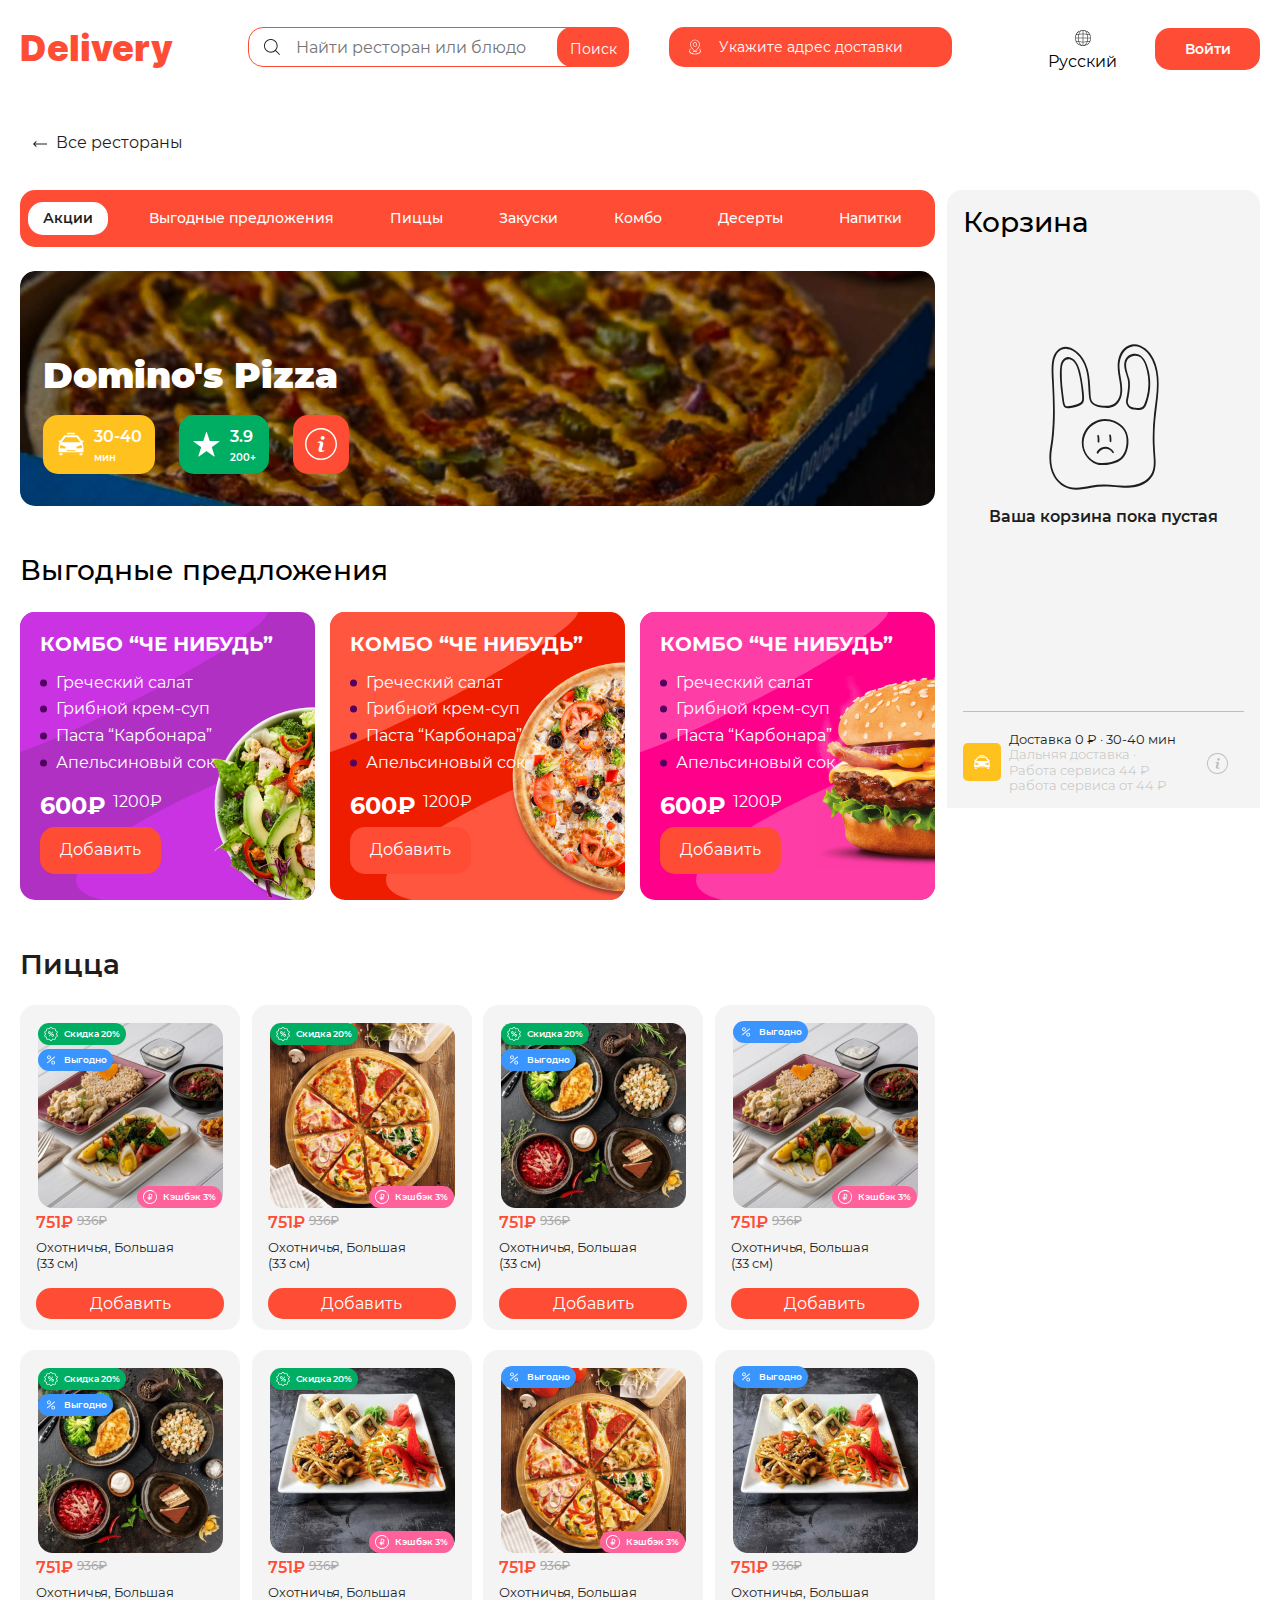
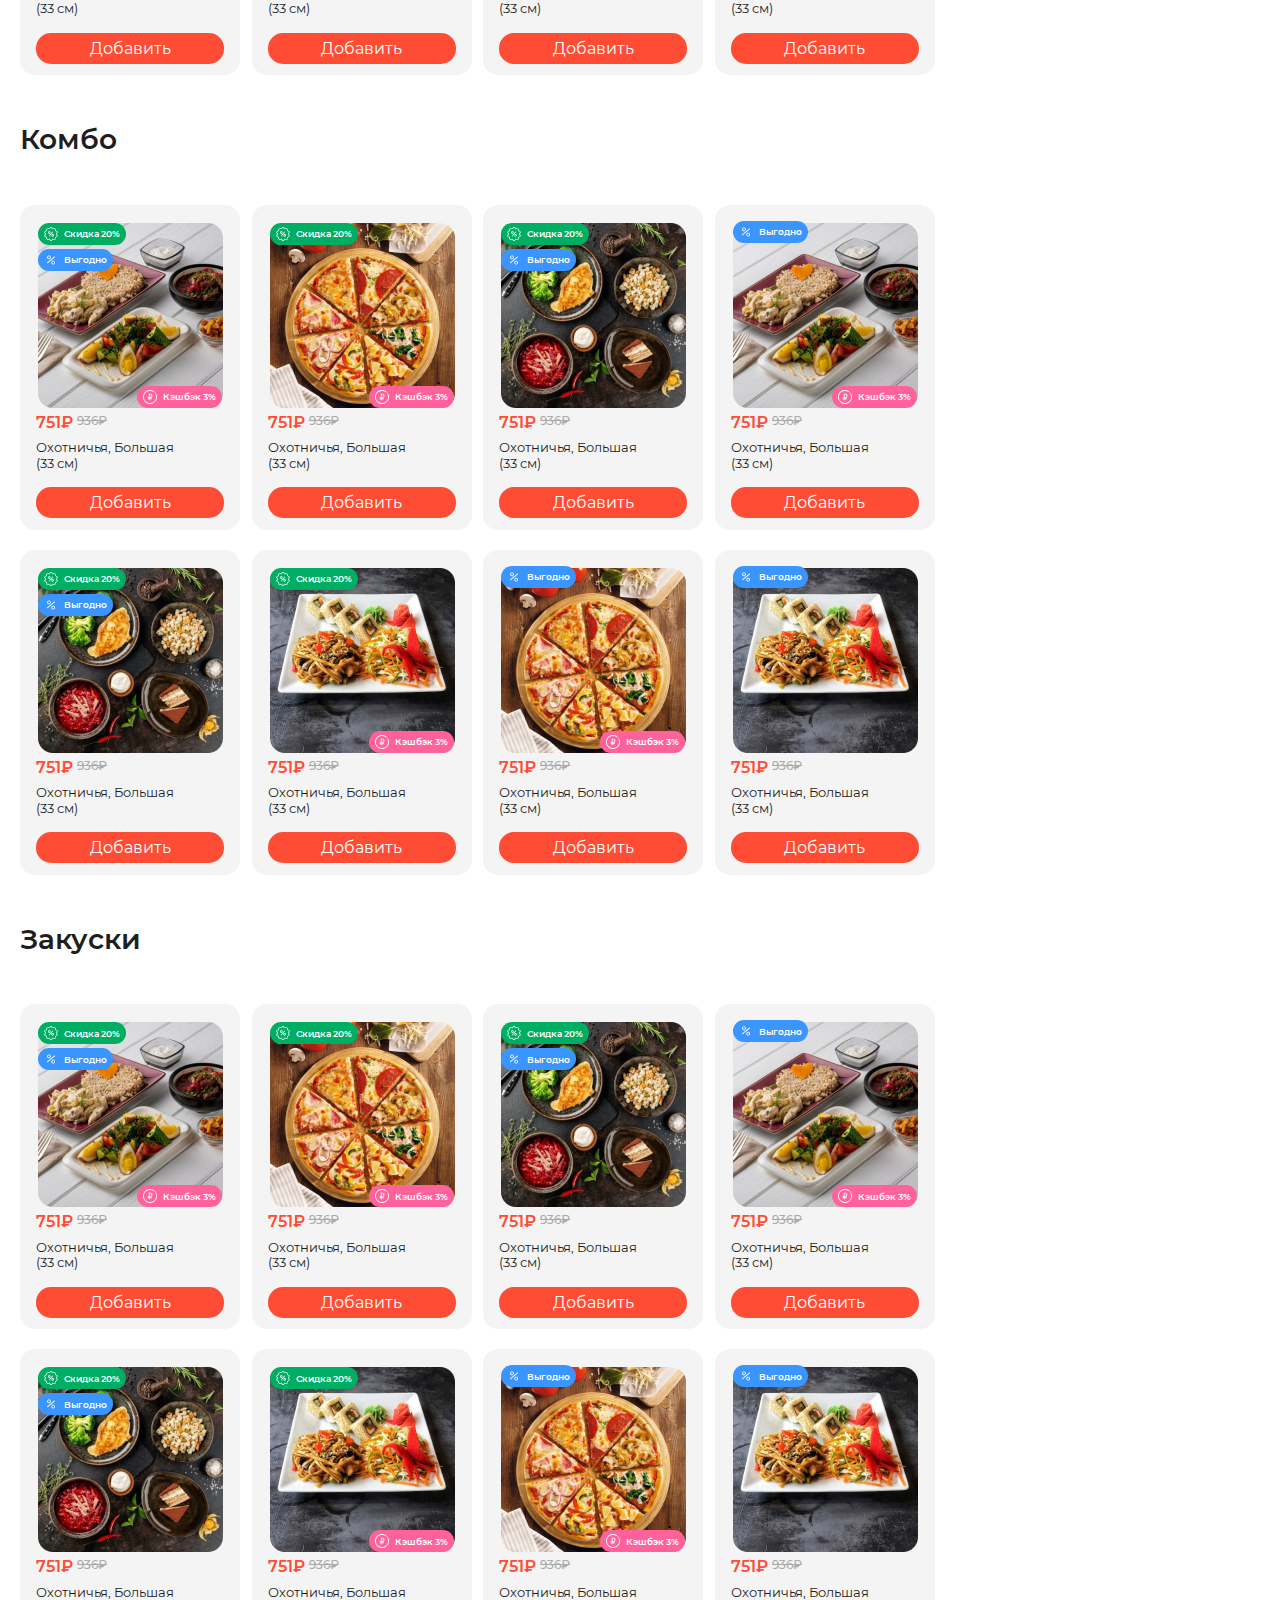
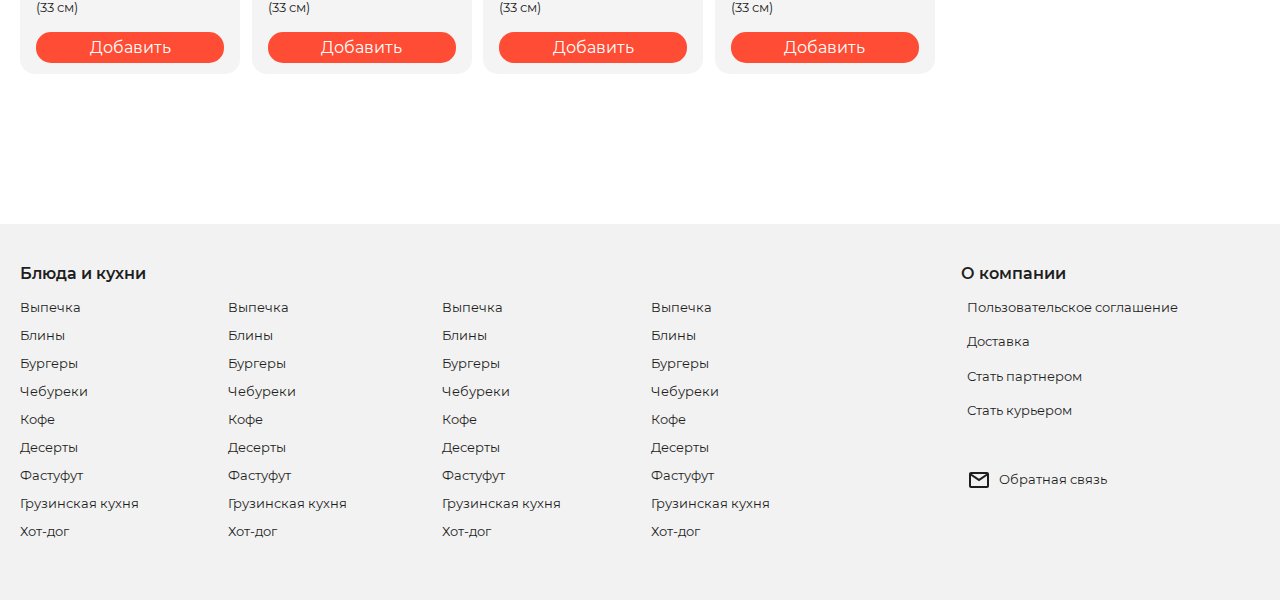
<file: restaurant.html>
<!DOCTYPE html>
<html lang="en">

<head>
    <meta charset="UTF-8">
    <meta name="viewport" content="width=device-width, initial-scale=1.0">
    <title>Агрегатор ресторанов</title>
    <!-- main logo -->
    <link rel="icon" href="images/icons/icon.png">
    <!-- inter font css -->
    <link rel="stylesheet" href="fonts/inter/stylesheet.css">
    <!-- montserrat font css -->
    <link rel="stylesheet" href="fonts/montserrat/stylesheet.css">
    <!-- boostrap css link -->
    <link rel="stylesheet" href="bootstrap/css/bootstrap.min.css">
    <!-- main css link -->
    <link rel="stylesheet" href="css/main.css">
</head>

<body>
    <div class="wrapper">
        <!-- header start -->
        <header class="header">
            <nav class="navbar navbar-expand-lg navbar-light">
                <div class="container">
                    <div class="header-logo">
                        <a class="navbar-brand" href="index.html">Delivery</a>
                        <form action="privatization.html">
                            <div class="header-inputs">
                                <div class="header-center">
                                    <img src="images/icons/search.svg" alt="search icon">
                                    <input type="search" aria-label="Search" placeholder="Найти ресторан или блюдо">
                                    <button type="submit">Поиск</button>
                                </div>
                                <div class="header-button">
                                    <img src="images/icons/location.svg" alt="location">
                                    <button type="button">
                                        Укажите адрес доставки
                                    </button>
                                </div>
                            </div>
                        </form>
                    </div>
                    <div class="header-login">
                        <div class="language">
                            <button type="button">
                                <img src="images/icons/language.svg" alt="language icon">
                            </button>
                            <span>Русский</span>
                        </div>
                        <div class="login">
                            <button class="btnn" type="button">Войти</button>
                        </div>
                    </div>
                </div>
            </nav>
        </header>
        <!-- header end -->

        <!-- main sections -->
        <main class="main">
            <section class="korzina">
                <div class="container">
                    <div class="title-box">
                        <a href="index.html">
                            <svg xmlns="http://www.w3.org/2000/svg" width="24" height="24" viewBox="0 0 24 24"
                                fill="none">
                                <path d="M8 9L5 12L8 15L8.707 14.293L6.914 12.5H19V11.5H6.914L8.707 9.707L8 9Z"
                                    fill="#1E1E1E" />
                            </svg>
                            Все рестораны</a>
                    </div>
                    <div class="row">
                        <div class="col-9">
                            <div class="navigation">
                                <div class="container d-flex justify-content-between align-items-center">
                                    <div class="nav-items">
                                        <a href="#!" class="nav-linkk active">Акции</a>
                                        <a href="#!" class="nav-linkk">Выгодные предложения</a>
                                        <a href="#!" class="nav-linkk">Пиццы</a>
                                        <a href="#!" class="nav-linkk">Закуски</a>
                                        <a href="#!" class="nav-linkk">Комбо</a>
                                        <a href="#!" class="nav-linkk">Десерты</a>
                                        <a href="#!" class="nav-linkk">Напитки</a>
                                    </div>
                                </div>
                            </div>
                            <div class="dominos-pizza">
                                <div class="container">
                                    <h2 class="title">Domino's Pizza</h2>
                                    <div class="dominos-cards">
                                        <div class="dominos-card one">
                                            <svg xmlns="http://www.w3.org/2000/svg" width="32" height="32"
                                                viewBox="0 0 32 32" fill="none">
                                                <path
                                                    d="M20.26 6.185H11.74L12.215 5C12.29 4.81 12.475 4.685 12.675 4.685H19.325C19.525 4.685 19.71 4.81 19.785 5L20.26 6.185ZM26.965 19.17C26.93 18.75 26.875 18.33 26.79 17.915C26.67 17.315 26.025 16.96 25.455 17.175L21.93 18.51C20.895 18.9 21.225 20.5 22.335 20.44L26.02 20.25C26.1532 20.2417 26.2834 20.2071 26.4031 20.1482C26.5228 20.0893 26.6297 20.0073 26.7175 19.9069C26.8054 19.8065 26.8725 19.6897 26.915 19.5632C26.9574 19.4367 26.9744 19.3031 26.965 19.17ZM11.93 23.315H20.07C20.715 23.315 20.715 22.315 20.07 22.315H11.93C11.285 22.315 11.285 23.315 11.93 23.315ZM3.50001 20.03C3.50001 18.2905 3.87001 16.57 4.58501 14.9905L4.76501 14.5955L3.73001 13.9355C3.65914 13.8907 3.60083 13.8286 3.5606 13.755C3.52036 13.6814 3.49951 13.5988 3.50001 13.515V13.085C3.50001 12.81 3.72501 12.585 4.00001 12.585H5.71001C6.09501 11.82 6.53001 11.08 7.02001 10.375L8.53501 8.24C8.76601 7.91394 9.07178 7.64799 9.42672 7.46443C9.78166 7.28087 10.1754 7.18505 10.575 7.185H21.425C22.235 7.185 23 7.58 23.465 8.24L24.98 10.375C25.47 11.08 25.905 11.82 26.29 12.585H28C28.275 12.585 28.5 12.81 28.5 13.085V13.515C28.5 13.685 28.415 13.845 28.27 13.935L27.235 14.595L27.415 14.99C28.1307 16.5738 28.5006 18.292 28.5 20.03V23.815C28.5 24.09 28.275 24.315 28 24.315H4.00001C3.72501 24.315 3.50001 24.09 3.50001 23.815V20.03ZM5.03501 19.17C5.02551 19.3031 5.04247 19.4368 5.08492 19.5633C5.12737 19.6898 5.19447 19.8066 5.28234 19.907C5.37021 20.0074 5.47711 20.0895 5.59685 20.1483C5.7166 20.2072 5.84683 20.2418 5.98001 20.25L9.66501 20.44C10.77 20.5 11.11 18.9 10.07 18.51L6.54501 17.175C5.97501 16.96 5.33001 17.315 5.21001 17.915C5.12501 18.33 5.07001 18.75 5.03501 19.17ZM25.32 14.315L21.835 9.395C21.74 9.265 21.59 9.185 21.425 9.185H10.575C10.41 9.185 10.26 9.265 10.165 9.395L6.68001 14.315H25.32ZM7.50001 25.315V26.815C7.50001 27.09 7.27501 27.315 7.00001 27.315H5.00001C4.72501 27.315 4.50001 27.09 4.50001 26.815V25.315H7.50001ZM27.5 25.315V26.815C27.5 27.09 27.275 27.315 27 27.315H25C24.725 27.315 24.5 27.09 24.5 26.815V25.315H27.5Z"
                                                    fill="white" />
                                            </svg>
                                            <p>30-40 <span>мин</span></p>
                                        </div>
                                        <div class="dominos-card two">
                                            <svg xmlns="http://www.w3.org/2000/svg" width="27" height="26"
                                                viewBox="0 0 27 26" fill="none">
                                                <path
                                                    d="M13.1196 1.17082C13.2393 0.802298 13.7607 0.802296 13.8804 1.17082L16.6656 9.74286C16.7192 9.90767 16.8728 10.0193 17.0461 10.0193L26.0592 10.0193C26.4467 10.0193 26.6078 10.5151 26.2944 10.7429L19.0025 16.0407C18.8624 16.1425 18.8037 16.3231 18.8572 16.4879L21.6425 25.0599C21.7622 25.4285 21.3404 25.7349 21.0269 25.5071L13.7351 20.2093C13.5949 20.1075 13.4051 20.1075 13.2649 20.2093L5.97307 25.5071C5.65959 25.7349 5.2378 25.4285 5.35754 25.0599L8.14276 16.4879C8.19631 16.3231 8.13765 16.1425 7.99745 16.0407L0.705638 10.7429C0.392153 10.5151 0.553264 10.0193 0.940754 10.0193L9.95393 10.0193C10.1272 10.0193 10.2808 9.90767 10.3344 9.74286L13.1196 1.17082Z"
                                                    fill="white" />
                                            </svg>
                                            <p>3.9 <span>200+</span></p>
                                        </div>
                                        <div class="dominos-card three">
                                            <svg xmlns="http://www.w3.org/2000/svg" width="32" height="32"
                                                viewBox="0 0 32 32" fill="none">
                                                <g clip-path="url(#clip0_27_2364)">
                                                    <path
                                                        d="M18.1382 22.5454C17.8111 22.5759 17.4826 22.5021 17.2 22.3345C17.0981 22.2298 17.021 22.1036 16.9744 21.9651C16.9278 21.8267 16.913 21.6795 16.931 21.5345C16.9386 21.29 16.9678 21.0466 17.0182 20.8072C17.067 20.5326 17.1301 20.2607 17.2073 19.9927L18.0655 17.0399C18.154 16.7485 18.2125 16.4487 18.24 16.1454C18.24 15.8181 18.2836 15.5926 18.2836 15.4617C18.2927 15.1738 18.2365 14.8876 18.1194 14.6244C18.0023 14.3612 17.8272 14.1278 17.6073 13.9417C17.0592 13.521 16.3767 13.3142 15.6873 13.3599C15.1932 13.3674 14.703 13.4482 14.2327 13.5999C13.7188 13.7599 13.1781 13.9514 12.6109 14.1745L12.3636 15.1345C12.5309 15.0763 12.7346 15.0109 12.9673 14.9381C13.1893 14.8724 13.4194 14.8381 13.6509 14.8363C13.9757 14.8011 14.3025 14.8809 14.5745 15.0617C14.666 15.1709 14.7344 15.2973 14.7756 15.4336C14.8168 15.5698 14.8301 15.713 14.8145 15.8545C14.8137 16.0991 14.7869 16.3429 14.7345 16.5817C14.6836 16.8363 14.6181 17.1054 14.5381 17.389L13.6727 20.3562C13.603 20.6321 13.5471 20.9112 13.5055 21.1926C13.4715 21.4335 13.4545 21.6766 13.4545 21.9199C13.4528 22.2097 13.5174 22.496 13.6435 22.757C13.7695 23.0179 13.9537 23.2465 14.1818 23.4253C14.7383 23.8526 15.4305 24.0644 16.1308 24.0217C16.624 24.0318 17.1154 23.9605 17.5854 23.8107C17.9975 23.6701 18.5478 23.4689 19.2363 23.2071L19.4691 22.2907C19.2826 22.3681 19.0905 22.4313 18.8945 22.4798C18.6466 22.5364 18.3921 22.5585 18.1382 22.5454ZM19.0473 8.54543C18.6515 8.18193 18.1299 7.98637 17.5927 8C17.0557 7.98789 16.5348 8.18324 16.1381 8.54543C15.4111 9.17231 15.33 10.2699 15.9569 10.9969C16.0128 11.0617 16.0733 11.1223 16.1381 11.1782C16.9664 11.919 18.219 11.919 19.0472 11.1782C19.7742 10.5451 19.8504 9.44262 19.2173 8.71562C19.1647 8.65502 19.1078 8.59816 19.0473 8.54543Z"
                                                        fill="white" />
                                                    <path
                                                        d="M16 0C7.16344 0 0 7.16344 0 16C0 24.8366 7.16344 32 16 32C24.8366 32 32 24.8366 32 16C32 7.16344 24.8366 0 16 0ZM16 30.5454C7.96675 30.5454 1.45456 24.0332 1.45456 16C1.45456 7.96675 7.96675 1.45456 16 1.45456C24.0332 1.45456 30.5454 7.96675 30.5454 16C30.5454 24.0332 24.0332 30.5454 16 30.5454Z"
                                                        fill="white" />
                                                </g>
                                                <defs>
                                                    <clipPath id="clip0_27_2364">
                                                        <rect width="32" height="32" fill="white" />
                                                    </clipPath>
                                                </defs>
                                            </svg>
                                        </div>
                                    </div>
                                </div>
                            </div>
                            <div class="offers">
                                <div class="container">
                                    <h3>Выгодные предложения</h3>
                                    <div class="restaurant-boxes">
                                        <div class="offers-boxes">
                                            <div class="offer-box box-two">
                                                <div class="top-left-bg">
                                                    <svg xmlns="http://www.w3.org/2000/svg" width="249" height="143"
                                                        viewBox="0 0 249 143" fill="none">
                                                        <path
                                                            d="M248.5 -1.5C248.5 26.3904 15.3905 143 -12.4999 143C-40.3903 143 -26.0001 46.3904 -26.0001 18.5C-26.0001 -9.39038 -3.39052 -32 24.4999 -32C52.3902 -32 248.5 -29.3904 248.5 -1.5Z"
                                                            fill="#C933E1" />
                                                    </svg>
                                                </div>
                                                <div class="bottom-right-bg">
                                                    <svg xmlns="http://www.w3.org/2000/svg" width="239" height="153"
                                                        viewBox="0 0 239 153" fill="none">
                                                        <path
                                                            d="M268 120C268 153.137 241.137 180 208 180C174.863 180 25.5 186.137 25.5 153C-87.5 125 210.863 0 244 0C277.137 0 268 86.8629 268 120Z"
                                                            fill="#C933E1" />
                                                    </svg>
                                                </div>
                                                <div class="offers-content">
                                                    <div class="offers-head mb-1rem">
                                                        <h2 class="title">КОМБО “Че нибудь”</h2>
                                                    </div>
                                                    <div class="offers-body">
                                                        <div class="foods">
                                                            <div class="food">
                                                                <div class="food-list-style"></div>
                                                                <a href="#">Греческий салат</a>
                                                            </div>
                                                            <div class="food">
                                                                <div class="food-list-style"></div>
                                                                <a href="#">Грибной крем-суп</a>
                                                            </div>
                                                            <div class="food">
                                                                <div class="food-list-style"></div>
                                                                <a href="#">Паста “Карбонара”</a>
                                                            </div>
                                                            <div class="food">
                                                                <div class="food-list-style"></div>
                                                                <a href="#">Апельсиновый сок</a>
                                                            </div>
                                                        </div>
                                                        <div class="price">
                                                            <h2 class="price-item">600₽ <span>1200₽</span></h2>
                                                        </div>
                                                        <div class="food-img">
                                                            <img src="images/foods/food-2.png" alt="food-icon">
                                                        </div>
                                                        <div class="offers-footer">
                                                            <button class="btnn">Добавить</button>
                                                        </div>
                                                    </div>
                                                </div>
                                            </div>
                                            <div class="offer-box box-three">
                                                <div class="top-left-bg">
                                                    <svg xmlns="http://www.w3.org/2000/svg" width="249" height="143"
                                                        viewBox="0 0 249 143" fill="none">
                                                        <path
                                                            d="M248.5 -1.5C248.5 26.3904 15.3905 143 -12.4999 143C-40.3903 143 -26.0001 46.3904 -26.0001 18.5C-26.0001 -9.39038 -3.39053 -32 24.4998 -32C52.3902 -32 248.5 -29.3904 248.5 -1.5Z"
                                                            fill="#FF563F" />
                                                    </svg>
                                                </div>
                                                <div class="bottom-right-bg">
                                                    <svg xmlns="http://www.w3.org/2000/svg" width="239" height="153"
                                                        viewBox="0 0 239 153" fill="none">
                                                        <path
                                                            d="M268 120C268 153.137 241.137 180 208 180C174.863 180 25.5 186.137 25.5 153C-87.5 125 210.863 0 244 0C277.137 0 268 86.8629 268 120Z"
                                                            fill="#FF563F" />
                                                    </svg>
                                                </div>

                                                <div class="offers-content">
                                                    <div class="offers-head mb-1rem">
                                                        <h2 class="title">КОМБО “Че нибудь”</h2>
                                                    </div>
                                                    <div class="offers-body">
                                                        <div class="foods">
                                                            <div class="food">
                                                                <div class="food-list-style"></div>
                                                                <a href="#">Греческий салат</a>
                                                            </div>
                                                            <div class="food">
                                                                <div class="food-list-style"></div>
                                                                <a href="#">Грибной крем-суп</a>
                                                            </div>
                                                            <div class="food">
                                                                <div class="food-list-style"></div>
                                                                <a href="#">Паста “Карбонара”</a>
                                                            </div>
                                                            <div class="food">
                                                                <div class="food-list-style"></div>
                                                                <a href="#">Апельсиновый сок</a>
                                                            </div>
                                                        </div>
                                                        <div class="price">
                                                            <h2 class="price-item">600₽ <span>1200₽</span></h2>
                                                        </div>
                                                        <div class="food-img">
                                                            <img src="images/foods/food-3.png" alt="food-icon">
                                                        </div>
                                                        <div class="offers-footer">
                                                            <button class="btnn">Добавить</button>
                                                        </div>
                                                    </div>
                                                </div>
                                            </div>
                                            <div class="offer-box box-four">
                                                <div class="top-left-bg">
                                                    <svg xmlns="http://www.w3.org/2000/svg" width="249" height="143"
                                                        viewBox="0 0 249 143" fill="none">
                                                        <path
                                                            d="M248.5 -1.5C248.5 26.3904 15.3905 143 -12.4999 143C-40.3903 143 -26.0001 46.3904 -26.0001 18.5C-26.0001 -9.39038 -3.39052 -32 24.4999 -32C52.3902 -32 248.5 -29.3904 248.5 -1.5Z"
                                                            fill="#FF3DA7" />
                                                    </svg>
                                                </div>
                                                <div class="bottom-right-bg">
                                                    <svg xmlns="http://www.w3.org/2000/svg" width="239" height="153"
                                                        viewBox="0 0 239 153" fill="none">
                                                        <path
                                                            d="M268 120C268 153.137 241.137 180 208 180C174.863 180 25.5 186.137 25.5 153C-87.5 125 210.863 0 244 0C277.137 0 268 86.8629 268 120Z"
                                                            fill="#FF3DA7" />
                                                    </svg>
                                                </div>
                                                <div class="offers-content">
                                                    <div class="offers-head mb-1rem">
                                                        <h2 class="title">КОМБО “Че нибудь”</h2>
                                                    </div>
                                                    <div class="offers-body">
                                                        <div class="foods">
                                                            <div class="food">
                                                                <div class="food-list-style"></div>
                                                                <a href="#">Греческий салат</a>
                                                            </div>
                                                            <div class="food">
                                                                <div class="food-list-style"></div>
                                                                <a href="#">Грибной крем-суп</a>
                                                            </div>
                                                            <div class="food">
                                                                <div class="food-list-style"></div>
                                                                <a href="#">Паста “Карбонара”</a>
                                                            </div>
                                                            <div class="food">
                                                                <div class="food-list-style"></div>
                                                                <a href="#">Апельсиновый сок</a>
                                                            </div>
                                                        </div>
                                                        <div class="price">
                                                            <h2 class="price-item">600₽ <span>1200₽</span></h2>
                                                        </div>
                                                        <div class="food-img">
                                                            <img src="images/foods/food-4.png" alt="food-icon">
                                                        </div>
                                                        <div class="offers-footer">
                                                            <button class="btnn">Добавить</button>
                                                        </div>
                                                    </div>
                                                </div>
                                            </div>
                                        </div>
                                    </div>
                                </div>
                            </div>
                            <div class="pizza">
                                <div class="container">
                                    <h3 class="title">Пицца</h3>
                                    <div class="all-pizza__boxes">
                                        <div class="pizza-boxes">
                                            <div class="pizza-box">
                                                <div class="pizza-img">
                                                    <img src="images/pizza/pizza-1.png" alt="pizza 1">
                                                    <button class="aksiya-top">
                                                        <svg xmlns="http://www.w3.org/2000/svg" width="14" height="14"
                                                            viewBox="0 0 14 14" fill="none">
                                                            <g clip-path="url(#clip0_27_1594)">
                                                                <path
                                                                    d="M13.6092 8.37101C13.5984 8.34772 13.5867 8.32482 13.5743 8.30235L12.8513 7L13.5745 5.69737C13.6464 5.56721 13.6908 5.42369 13.7051 5.27568C13.7193 5.12768 13.7029 4.97833 13.6571 4.83688C13.6108 4.69543 13.536 4.565 13.4372 4.45367C13.3384 4.34234 13.2178 4.25248 13.0829 4.18966L11.7322 3.56077L11.5517 2.08205C11.479 1.48818 10.9386 1.0657 10.3447 1.13841C10.3197 1.14147 10.2948 1.1454 10.2701 1.15019L8.80779 1.43538L7.79281 0.345206C7.38515 -0.0927232 6.69966 -0.117277 6.26173 0.290383C6.24281 0.307995 6.22452 0.326281 6.20691 0.345206L5.19193 1.43538L3.72961 1.15019C3.14236 1.03568 2.57346 1.41892 2.45897 2.00617C2.45408 2.03133 2.45006 2.05662 2.44694 2.08205L2.26648 3.56077L0.915721 4.18966C0.373286 4.44215 0.138271 5.08655 0.390759 5.62898C0.401614 5.65228 0.413262 5.67516 0.425731 5.69764L1.14841 7L0.425731 8.30263C0.135318 8.82573 0.323959 9.48522 0.847062 9.77563C0.869538 9.7881 0.892425 9.79978 0.915721 9.81061L2.26648 10.4395L2.44694 11.9182C2.51954 12.5121 3.05984 12.9347 3.65373 12.8621C3.67916 12.859 3.70448 12.855 3.72961 12.8501L5.19193 12.5649L6.20691 13.6548C6.61457 14.0927 7.30006 14.1173 7.73799 13.7096C7.75691 13.692 7.7752 13.6737 7.79281 13.6548L8.80807 12.5646L10.2704 12.8498C10.8576 12.9643 11.4265 12.5811 11.541 11.9938C11.5459 11.9687 11.5499 11.9434 11.5531 11.9179L11.7335 10.4392L13.0843 9.81033C13.6267 9.55785 13.8617 8.91342 13.6092 8.37101ZM12.809 9.15445C12.8009 9.15902 12.7925 9.16328 12.784 9.16722L11.2545 9.87814C11.1997 9.90362 11.1524 9.94261 11.1169 9.99146C11.0814 10.0403 11.0589 10.0974 11.0516 10.1573L10.8471 11.8321C10.822 12.0362 10.6362 12.1814 10.432 12.1564C10.4234 12.1553 10.4148 12.1539 10.4063 12.1523L8.74983 11.8291C8.69058 11.8175 8.62937 11.8213 8.57196 11.8399C8.51455 11.8586 8.46285 11.8916 8.42171 11.9357L7.27329 13.1703C7.13308 13.3208 6.89743 13.3291 6.74693 13.1889C6.74052 13.1829 6.73432 13.1767 6.72834 13.1703L5.57801 11.9357C5.53687 11.8916 5.48516 11.8586 5.42776 11.8399C5.37035 11.8213 5.30914 11.8175 5.24989 11.8291L3.59399 12.152C3.39209 12.1913 3.19658 12.0595 3.15729 11.8576C3.15562 11.849 3.15426 11.8404 3.15322 11.8318L2.94869 10.157C2.94137 10.0971 2.9189 10.04 2.8834 9.99118C2.8479 9.94234 2.80055 9.90334 2.7458 9.87787L1.21622 9.16695C1.02963 9.08043 0.948506 8.85901 1.03502 8.67242C1.03896 8.66394 1.04322 8.6556 1.04779 8.64743L1.86809 7.17226C1.89739 7.11948 1.91277 7.0601 1.91277 6.99972C1.91277 6.93935 1.89739 6.87997 1.86809 6.82719L1.04779 5.35202C0.947467 5.17246 1.01167 4.94559 1.19123 4.84524C1.19941 4.84068 1.20775 4.83641 1.21622 4.8325L2.7458 4.12158C2.80055 4.09611 2.8479 4.05711 2.8834 4.00826C2.9189 3.95942 2.94137 3.90234 2.94869 3.8424L3.15322 2.16763C3.17826 1.96349 3.36409 1.81829 3.56823 1.84337C3.57687 1.84443 3.58546 1.8458 3.59399 1.84744L5.24989 2.17091C5.30914 2.18245 5.37035 2.17872 5.42776 2.16006C5.48516 2.14141 5.53687 2.10844 5.57801 2.06427L6.72643 0.829728C6.86664 0.67923 7.10229 0.670918 7.25278 0.811134C7.25921 0.817122 7.26542 0.823329 7.27138 0.829728L8.42171 2.06427C8.46285 2.10844 8.51456 2.14141 8.57196 2.16006C8.62937 2.17872 8.69058 2.18245 8.74983 2.17091L10.4057 1.84799C10.6076 1.8084 10.8033 1.93994 10.8428 2.14176C10.8446 2.15051 10.846 2.15932 10.8471 2.16818L11.0516 3.84295C11.0589 3.90288 11.0814 3.95997 11.1169 4.00881C11.1524 4.05766 11.1997 4.09665 11.2545 4.12212L12.784 4.83305C12.9706 4.91956 13.0518 5.14099 12.9652 5.32758C12.9613 5.33605 12.957 5.34439 12.9525 5.35257V5.35229L12.1322 6.82746C12.1029 6.88025 12.0875 6.93962 12.0875 7C12.0875 7.06037 12.1029 7.11975 12.1322 7.17253L12.9525 8.6477C13.0528 8.82724 12.9886 9.05413 12.809 9.15445Z"
                                                                    fill="white" />
                                                                <path
                                                                    d="M8.80613 4.63865C8.6502 4.51946 8.42718 4.54921 8.30794 4.7051L5.1271 8.86318C5.00781 9.01909 5.0375 9.24221 5.19341 9.36151C5.34932 9.48081 5.57244 9.45111 5.69174 9.2952L8.87258 5.13685C8.99177 4.98091 8.96202 4.7579 8.80613 4.63865ZM8.63715 7.07056C7.9848 7.07132 7.45615 7.59998 7.45538 8.25233V8.50389C7.45538 9.15657 7.9845 9.68566 8.63718 9.68564C9.28984 9.68564 9.81893 9.15654 9.81893 8.50389V8.25233C9.81816 7.59998 9.28951 7.0713 8.63715 7.07056ZM9.108 8.50389C9.108 8.76392 8.89719 8.97474 8.63715 8.97474C8.37712 8.97474 8.1663 8.76392 8.1663 8.50389V8.25233C8.1663 7.9923 8.37712 7.78148 8.63715 7.78148C8.89719 7.78148 9.108 7.9923 9.108 8.25233V8.50389ZM5.3625 4.31436C4.70985 4.31436 4.18076 4.84345 4.18076 5.49611V5.74739C4.18076 6.40007 4.70985 6.92917 5.3625 6.92919C6.01518 6.92919 6.54428 6.4001 6.5443 5.74745V5.49614C6.5443 4.84345 6.01518 4.31436 5.3625 4.31436ZM5.83338 5.74742C5.83338 6.00745 5.62256 6.21827 5.36253 6.21827C5.1025 6.21827 4.89168 6.00745 4.89168 5.74742V5.49614C4.89168 5.2361 5.1025 5.02529 5.36253 5.02529C5.62256 5.02529 5.83338 5.2361 5.83338 5.49614V5.74742Z"
                                                                    fill="white" />
                                                            </g>
                                                            <defs>
                                                                <clipPath id="clip0_27_1594">
                                                                    <rect width="14" height="14" fill="white" />
                                                                </clipPath>
                                                            </defs>
                                                        </svg>
                                                        Скидка 20%
                                                    </button>
                                                    <button class="aksiya-center">
                                                        <svg xmlns="http://www.w3.org/2000/svg" width="14" height="14"
                                                            viewBox="0 0 14 14" fill="none">
                                                            <path
                                                                d="M4.77454 6.27083C5.02194 6.29874 5.27242 6.277 5.51132 6.20689C5.75021 6.13677 5.97271 6.01969 6.16579 5.8625C6.55954 5.54458 6.80746 5.0925 6.86287 4.58792C6.91829 4.08333 6.77245 3.59042 6.45454 3.19667C6.21881 2.905 5.90195 2.68971 5.54397 2.57797C5.18599 2.46622 4.80292 2.46305 4.44313 2.56883C4.08334 2.67461 3.76296 2.88462 3.52242 3.17233C3.28188 3.46005 3.13198 3.81258 3.09162 4.18542C3.06378 4.43282 3.08555 4.68328 3.15566 4.92217C3.22578 5.16105 3.34282 5.38356 3.49995 5.57667C3.82079 5.97042 4.27287 6.21833 4.77454 6.27083ZM3.96371 4.27875C3.99287 4.0075 4.12704 3.76542 4.33704 3.59333C4.52079 3.44458 4.74245 3.36875 4.97579 3.36875C5.01371 3.36875 5.04871 3.37167 5.08662 3.37458C5.35787 3.40375 5.59996 3.53792 5.77204 3.75083C5.94412 3.96375 6.01996 4.22917 5.99079 4.50042C5.96162 4.77167 5.82746 5.01375 5.61746 5.18583C5.40746 5.35792 5.13912 5.43375 4.86787 5.40458C4.59662 5.37542 4.35454 5.24125 4.18246 5.02833C4.01329 4.81542 3.93454 4.55 3.96371 4.27875ZM10.6633 8.42333C10.4276 8.13167 10.1107 7.91637 9.75272 7.80463C9.39474 7.69289 9.01167 7.68971 8.65188 7.7955C8.29209 7.90128 7.97171 8.11128 7.73117 8.399C7.49063 8.68672 7.34073 9.03924 7.30037 9.41208C7.24496 9.91667 7.39079 10.4096 7.7087 10.8033C8.02662 11.1971 8.4787 11.445 8.98329 11.5004C9.23069 11.5283 9.48117 11.5066 9.72007 11.4365C9.95896 11.3664 10.1815 11.2493 10.3745 11.0921C11.1883 10.4329 11.3195 9.23708 10.6633 8.42333ZM9.8262 10.4067C9.61329 10.5788 9.34787 10.6546 9.07662 10.6254C8.80537 10.5963 8.56329 10.4621 8.39121 10.2492C8.21912 10.0363 8.14329 9.77083 8.17246 9.49958C8.20162 9.22833 8.33579 8.98625 8.54579 8.81417C8.73537 8.6625 8.95996 8.58958 9.18454 8.58958C9.48204 8.58958 9.77954 8.72083 9.98079 8.96875C10.3337 9.40917 10.2637 10.0538 9.8262 10.4067ZM10.9666 3.68375C10.815 3.49417 10.5408 3.465 10.3512 3.61667L3.08287 9.47333C2.89329 9.625 2.86412 9.89917 3.01579 10.0888C3.10329 10.1967 3.22871 10.2521 3.35704 10.2521C3.45329 10.2521 3.54954 10.22 3.6312 10.1558L10.8995 4.30208C11.0891 4.1475 11.1183 3.87333 10.9666 3.68375Z"
                                                                fill="white" />
                                                        </svg>
                                                        Выгодно
                                                    </button>
                                                    <button class="aksiya-bottom">
                                                        <svg xmlns="http://www.w3.org/2000/svg" width="14" height="14"
                                                            viewBox="0 0 14 14" fill="none">
                                                            <g clip-path="url(#clip0_33_2978)">
                                                                <path
                                                                    d="M8.56764 8.34578H6.63972V7.82749H7.35926C7.9091 7.82749 8.43642 7.60906 8.82521 7.22027C9.21401 6.83148 9.43243 6.30416 9.43243 5.75432C9.43243 5.20448 9.21401 4.67716 8.82521 4.28837C8.43642 3.89957 7.9091 3.68115 7.35926 3.68115H6.20222C6.08619 3.68115 5.97491 3.72725 5.89286 3.80929C5.81082 3.89134 5.76472 4.00262 5.76472 4.11865V6.95249H5.00464C4.88861 6.95249 4.77733 6.99858 4.69528 7.08063C4.61323 7.16267 4.56714 7.27395 4.56714 7.38999C4.56714 7.50602 4.61323 7.6173 4.69528 7.69934C4.77733 7.78139 4.88861 7.82749 5.00464 7.82749H5.76472V8.34578H5.00464C4.88861 8.34578 4.77733 8.39187 4.69528 8.47392C4.61323 8.55596 4.56714 8.66724 4.56714 8.78328C4.56714 8.89931 4.61323 9.01059 4.69528 9.09264C4.77733 9.17468 4.88861 9.22078 5.00464 9.22078H5.76472V9.88374C5.76472 9.99977 5.81082 10.111 5.89286 10.1931C5.97491 10.2751 6.08619 10.3212 6.20222 10.3212C6.31825 10.3212 6.42953 10.2751 6.51158 10.1931C6.59363 10.111 6.63972 9.99977 6.63972 9.88374V9.22078H8.56764C8.68367 9.22078 8.79495 9.17468 8.877 9.09264C8.95904 9.01059 9.00514 8.89931 9.00514 8.78328C9.00514 8.66724 8.95904 8.55596 8.877 8.47392C8.79495 8.39187 8.68367 8.34578 8.56764 8.34578ZM6.63972 4.55615H7.35926C7.67704 4.55615 7.9818 4.68239 8.2065 4.90709C8.4312 5.13179 8.55743 5.43655 8.55743 5.75432C8.55743 6.07209 8.4312 6.37685 8.2065 6.60155C7.9818 6.82625 7.67704 6.95249 7.35926 6.95249H6.63972V4.55615Z"
                                                                    fill="white" />
                                                                <path
                                                                    d="M6.99998 14C5.89533 13.9999 4.80639 13.7383 3.82219 13.2367C2.83799 12.7351 1.98647 12.0077 1.33725 11.114C0.688033 10.2203 0.259549 9.18556 0.0868291 8.0945C-0.0858907 7.00344 0.00205839 5.88699 0.343486 4.83643C0.684913 3.78587 1.27012 2.83102 2.05128 2.04996C2.83243 1.2689 3.78734 0.683804 4.83794 0.3425C5.88854 0.00119561 7.005 -0.0866226 8.09604 0.0862249C9.18709 0.259073 10.2217 0.687678 11.1154 1.337C11.1619 1.3708 11.2012 1.41342 11.2312 1.46243C11.2612 1.51144 11.2812 1.56588 11.2902 1.62263C11.2991 1.67938 11.2968 1.73735 11.2834 1.79321C11.2699 1.84906 11.2456 1.90173 11.2118 1.94819C11.178 1.99465 11.1354 2.034 11.0864 2.06399C11.0373 2.09397 10.9829 2.11402 10.9262 2.12297C10.8115 2.14105 10.6944 2.11285 10.6006 2.04458C9.38343 1.16136 7.88355 0.757475 6.38746 0.910075C4.89137 1.06268 3.50392 1.76107 2.49014 2.87184C1.47635 3.98262 0.907291 5.42793 0.891648 6.93171C0.876005 8.43548 1.41488 9.89232 2.40533 11.024C3.39579 12.1556 4.76841 12.8827 6.26101 13.0664C7.7536 13.2501 9.26156 12.8775 10.4968 12.0197C11.7321 11.162 12.6081 9.87933 12.9576 8.41663C13.307 6.95393 13.1054 5.41377 12.3911 4.09033C12.3401 3.98864 12.3307 3.87106 12.3649 3.76253C12.3991 3.65401 12.4743 3.56309 12.5744 3.50905C12.6745 3.45502 12.7918 3.44212 12.9013 3.47311C13.0108 3.50409 13.1039 3.57651 13.1609 3.675C13.7359 4.74149 14.0243 5.93894 13.9979 7.15028C13.9716 8.36162 13.6313 9.54539 13.0105 10.5859C12.3896 11.6263 11.5094 12.4879 10.4559 13.0863C9.40238 13.6848 8.2116 13.9996 6.99998 14Z"
                                                                    fill="white" />
                                                                <path
                                                                    d="M11.9936 3.17918C11.9304 3.17926 11.8679 3.16564 11.8104 3.13926C11.753 3.11287 11.7019 3.07435 11.6608 3.02634L11.582 2.93564C11.543 2.89283 11.5129 2.84272 11.4934 2.78818C11.4739 2.73365 11.4655 2.67579 11.4685 2.61796C11.4715 2.56013 11.486 2.50348 11.5111 2.45129C11.5362 2.39911 11.5714 2.35242 11.6147 2.31395C11.658 2.27547 11.7085 2.24597 11.7633 2.22716C11.818 2.20835 11.876 2.20059 11.9338 2.20435C11.9916 2.20811 12.048 2.2233 12.0999 2.24905C12.1518 2.2748 12.198 2.31059 12.236 2.35434L12.3258 2.4573C12.3801 2.52084 12.4151 2.59862 12.4267 2.68143C12.4382 2.76425 12.4257 2.84862 12.3908 2.92458C12.3558 3.00053 12.2998 3.06488 12.2294 3.11C12.159 3.15512 12.0772 3.17913 11.9936 3.17918Z"
                                                                    fill="white" />
                                                            </g>
                                                            <defs>
                                                                <clipPath id="clip0_33_2978">
                                                                    <rect width="14" height="14" fill="white" />
                                                                </clipPath>
                                                            </defs>
                                                        </svg>
                                                        Кэшбэк 3%
                                                    </button>
                                                </div>
                                                <div class="pizza-info">
                                                    <div class="price">
                                                        <h4>751₽</h4>
                                                        <span><del>936₽</del></span>
                                                    </div>
                                                    <div class="item">
                                                        <h3>Охотничья, Большая <br> (33 см)</h3>
                                                    </div>
                                                    <div class="button">
                                                        <button data-bs-target="#exampleModal" data-bs-toggle="modal"
                                                            type="button" class="btnn">Добавить</button>
                                                    </div>
                                                </div>
                                            </div>
                                            <div class="pizza-box">
                                                <div class="pizza-img">
                                                    <img src="images/pizza/pizza-2.png" alt="pizza 1">
                                                    <button class="aksiya-top">
                                                        <svg xmlns="http://www.w3.org/2000/svg" width="14" height="14"
                                                            viewBox="0 0 14 14" fill="none">
                                                            <g clip-path="url(#clip0_27_1594)">
                                                                <path
                                                                    d="M13.6092 8.37101C13.5984 8.34772 13.5867 8.32482 13.5743 8.30235L12.8513 7L13.5745 5.69737C13.6464 5.56721 13.6908 5.42369 13.7051 5.27568C13.7193 5.12768 13.7029 4.97833 13.6571 4.83688C13.6108 4.69543 13.536 4.565 13.4372 4.45367C13.3384 4.34234 13.2178 4.25248 13.0829 4.18966L11.7322 3.56077L11.5517 2.08205C11.479 1.48818 10.9386 1.0657 10.3447 1.13841C10.3197 1.14147 10.2948 1.1454 10.2701 1.15019L8.80779 1.43538L7.79281 0.345206C7.38515 -0.0927232 6.69966 -0.117277 6.26173 0.290383C6.24281 0.307995 6.22452 0.326281 6.20691 0.345206L5.19193 1.43538L3.72961 1.15019C3.14236 1.03568 2.57346 1.41892 2.45897 2.00617C2.45408 2.03133 2.45006 2.05662 2.44694 2.08205L2.26648 3.56077L0.915721 4.18966C0.373286 4.44215 0.138271 5.08655 0.390759 5.62898C0.401614 5.65228 0.413262 5.67516 0.425731 5.69764L1.14841 7L0.425731 8.30263C0.135318 8.82573 0.323959 9.48522 0.847062 9.77563C0.869538 9.7881 0.892425 9.79978 0.915721 9.81061L2.26648 10.4395L2.44694 11.9182C2.51954 12.5121 3.05984 12.9347 3.65373 12.8621C3.67916 12.859 3.70448 12.855 3.72961 12.8501L5.19193 12.5649L6.20691 13.6548C6.61457 14.0927 7.30006 14.1173 7.73799 13.7096C7.75691 13.692 7.7752 13.6737 7.79281 13.6548L8.80807 12.5646L10.2704 12.8498C10.8576 12.9643 11.4265 12.5811 11.541 11.9938C11.5459 11.9687 11.5499 11.9434 11.5531 11.9179L11.7335 10.4392L13.0843 9.81033C13.6267 9.55785 13.8617 8.91342 13.6092 8.37101ZM12.809 9.15445C12.8009 9.15902 12.7925 9.16328 12.784 9.16722L11.2545 9.87814C11.1997 9.90362 11.1524 9.94261 11.1169 9.99146C11.0814 10.0403 11.0589 10.0974 11.0516 10.1573L10.8471 11.8321C10.822 12.0362 10.6362 12.1814 10.432 12.1564C10.4234 12.1553 10.4148 12.1539 10.4063 12.1523L8.74983 11.8291C8.69058 11.8175 8.62937 11.8213 8.57196 11.8399C8.51455 11.8586 8.46285 11.8916 8.42171 11.9357L7.27329 13.1703C7.13308 13.3208 6.89743 13.3291 6.74693 13.1889C6.74052 13.1829 6.73432 13.1767 6.72834 13.1703L5.57801 11.9357C5.53687 11.8916 5.48516 11.8586 5.42776 11.8399C5.37035 11.8213 5.30914 11.8175 5.24989 11.8291L3.59399 12.152C3.39209 12.1913 3.19658 12.0595 3.15729 11.8576C3.15562 11.849 3.15426 11.8404 3.15322 11.8318L2.94869 10.157C2.94137 10.0971 2.9189 10.04 2.8834 9.99118C2.8479 9.94234 2.80055 9.90334 2.7458 9.87787L1.21622 9.16695C1.02963 9.08043 0.948506 8.85901 1.03502 8.67242C1.03896 8.66394 1.04322 8.6556 1.04779 8.64743L1.86809 7.17226C1.89739 7.11948 1.91277 7.0601 1.91277 6.99972C1.91277 6.93935 1.89739 6.87997 1.86809 6.82719L1.04779 5.35202C0.947467 5.17246 1.01167 4.94559 1.19123 4.84524C1.19941 4.84068 1.20775 4.83641 1.21622 4.8325L2.7458 4.12158C2.80055 4.09611 2.8479 4.05711 2.8834 4.00826C2.9189 3.95942 2.94137 3.90234 2.94869 3.8424L3.15322 2.16763C3.17826 1.96349 3.36409 1.81829 3.56823 1.84337C3.57687 1.84443 3.58546 1.8458 3.59399 1.84744L5.24989 2.17091C5.30914 2.18245 5.37035 2.17872 5.42776 2.16006C5.48516 2.14141 5.53687 2.10844 5.57801 2.06427L6.72643 0.829728C6.86664 0.67923 7.10229 0.670918 7.25278 0.811134C7.25921 0.817122 7.26542 0.823329 7.27138 0.829728L8.42171 2.06427C8.46285 2.10844 8.51456 2.14141 8.57196 2.16006C8.62937 2.17872 8.69058 2.18245 8.74983 2.17091L10.4057 1.84799C10.6076 1.8084 10.8033 1.93994 10.8428 2.14176C10.8446 2.15051 10.846 2.15932 10.8471 2.16818L11.0516 3.84295C11.0589 3.90288 11.0814 3.95997 11.1169 4.00881C11.1524 4.05766 11.1997 4.09665 11.2545 4.12212L12.784 4.83305C12.9706 4.91956 13.0518 5.14099 12.9652 5.32758C12.9613 5.33605 12.957 5.34439 12.9525 5.35257V5.35229L12.1322 6.82746C12.1029 6.88025 12.0875 6.93962 12.0875 7C12.0875 7.06037 12.1029 7.11975 12.1322 7.17253L12.9525 8.6477C13.0528 8.82724 12.9886 9.05413 12.809 9.15445Z"
                                                                    fill="white" />
                                                                <path
                                                                    d="M8.80613 4.63865C8.6502 4.51946 8.42718 4.54921 8.30794 4.7051L5.1271 8.86318C5.00781 9.01909 5.0375 9.24221 5.19341 9.36151C5.34932 9.48081 5.57244 9.45111 5.69174 9.2952L8.87258 5.13685C8.99177 4.98091 8.96202 4.7579 8.80613 4.63865ZM8.63715 7.07056C7.9848 7.07132 7.45615 7.59998 7.45538 8.25233V8.50389C7.45538 9.15657 7.9845 9.68566 8.63718 9.68564C9.28984 9.68564 9.81893 9.15654 9.81893 8.50389V8.25233C9.81816 7.59998 9.28951 7.0713 8.63715 7.07056ZM9.108 8.50389C9.108 8.76392 8.89719 8.97474 8.63715 8.97474C8.37712 8.97474 8.1663 8.76392 8.1663 8.50389V8.25233C8.1663 7.9923 8.37712 7.78148 8.63715 7.78148C8.89719 7.78148 9.108 7.9923 9.108 8.25233V8.50389ZM5.3625 4.31436C4.70985 4.31436 4.18076 4.84345 4.18076 5.49611V5.74739C4.18076 6.40007 4.70985 6.92917 5.3625 6.92919C6.01518 6.92919 6.54428 6.4001 6.5443 5.74745V5.49614C6.5443 4.84345 6.01518 4.31436 5.3625 4.31436ZM5.83338 5.74742C5.83338 6.00745 5.62256 6.21827 5.36253 6.21827C5.1025 6.21827 4.89168 6.00745 4.89168 5.74742V5.49614C4.89168 5.2361 5.1025 5.02529 5.36253 5.02529C5.62256 5.02529 5.83338 5.2361 5.83338 5.49614V5.74742Z"
                                                                    fill="white" />
                                                            </g>
                                                            <defs>
                                                                <clipPath id="clip0_27_1594">
                                                                    <rect width="14" height="14" fill="white" />
                                                                </clipPath>
                                                            </defs>
                                                        </svg>
                                                        Скидка 20%
                                                    </button>
                                                    <button class="aksiya-bottom">
                                                        <svg xmlns="http://www.w3.org/2000/svg" width="14" height="14"
                                                            viewBox="0 0 14 14" fill="none">
                                                            <g clip-path="url(#clip0_33_2978)">
                                                                <path
                                                                    d="M8.56764 8.34578H6.63972V7.82749H7.35926C7.9091 7.82749 8.43642 7.60906 8.82521 7.22027C9.21401 6.83148 9.43243 6.30416 9.43243 5.75432C9.43243 5.20448 9.21401 4.67716 8.82521 4.28837C8.43642 3.89957 7.9091 3.68115 7.35926 3.68115H6.20222C6.08619 3.68115 5.97491 3.72725 5.89286 3.80929C5.81082 3.89134 5.76472 4.00262 5.76472 4.11865V6.95249H5.00464C4.88861 6.95249 4.77733 6.99858 4.69528 7.08063C4.61323 7.16267 4.56714 7.27395 4.56714 7.38999C4.56714 7.50602 4.61323 7.6173 4.69528 7.69934C4.77733 7.78139 4.88861 7.82749 5.00464 7.82749H5.76472V8.34578H5.00464C4.88861 8.34578 4.77733 8.39187 4.69528 8.47392C4.61323 8.55596 4.56714 8.66724 4.56714 8.78328C4.56714 8.89931 4.61323 9.01059 4.69528 9.09264C4.77733 9.17468 4.88861 9.22078 5.00464 9.22078H5.76472V9.88374C5.76472 9.99977 5.81082 10.111 5.89286 10.1931C5.97491 10.2751 6.08619 10.3212 6.20222 10.3212C6.31825 10.3212 6.42953 10.2751 6.51158 10.1931C6.59363 10.111 6.63972 9.99977 6.63972 9.88374V9.22078H8.56764C8.68367 9.22078 8.79495 9.17468 8.877 9.09264C8.95904 9.01059 9.00514 8.89931 9.00514 8.78328C9.00514 8.66724 8.95904 8.55596 8.877 8.47392C8.79495 8.39187 8.68367 8.34578 8.56764 8.34578ZM6.63972 4.55615H7.35926C7.67704 4.55615 7.9818 4.68239 8.2065 4.90709C8.4312 5.13179 8.55743 5.43655 8.55743 5.75432C8.55743 6.07209 8.4312 6.37685 8.2065 6.60155C7.9818 6.82625 7.67704 6.95249 7.35926 6.95249H6.63972V4.55615Z"
                                                                    fill="white" />
                                                                <path
                                                                    d="M6.99998 14C5.89533 13.9999 4.80639 13.7383 3.82219 13.2367C2.83799 12.7351 1.98647 12.0077 1.33725 11.114C0.688033 10.2203 0.259549 9.18556 0.0868291 8.0945C-0.0858907 7.00344 0.00205839 5.88699 0.343486 4.83643C0.684913 3.78587 1.27012 2.83102 2.05128 2.04996C2.83243 1.2689 3.78734 0.683804 4.83794 0.3425C5.88854 0.00119561 7.005 -0.0866226 8.09604 0.0862249C9.18709 0.259073 10.2217 0.687678 11.1154 1.337C11.1619 1.3708 11.2012 1.41342 11.2312 1.46243C11.2612 1.51144 11.2812 1.56588 11.2902 1.62263C11.2991 1.67938 11.2968 1.73735 11.2834 1.79321C11.2699 1.84906 11.2456 1.90173 11.2118 1.94819C11.178 1.99465 11.1354 2.034 11.0864 2.06399C11.0373 2.09397 10.9829 2.11402 10.9262 2.12297C10.8115 2.14105 10.6944 2.11285 10.6006 2.04458C9.38343 1.16136 7.88355 0.757475 6.38746 0.910075C4.89137 1.06268 3.50392 1.76107 2.49014 2.87184C1.47635 3.98262 0.907291 5.42793 0.891648 6.93171C0.876005 8.43548 1.41488 9.89232 2.40533 11.024C3.39579 12.1556 4.76841 12.8827 6.26101 13.0664C7.7536 13.2501 9.26156 12.8775 10.4968 12.0197C11.7321 11.162 12.6081 9.87933 12.9576 8.41663C13.307 6.95393 13.1054 5.41377 12.3911 4.09033C12.3401 3.98864 12.3307 3.87106 12.3649 3.76253C12.3991 3.65401 12.4743 3.56309 12.5744 3.50905C12.6745 3.45502 12.7918 3.44212 12.9013 3.47311C13.0108 3.50409 13.1039 3.57651 13.1609 3.675C13.7359 4.74149 14.0243 5.93894 13.9979 7.15028C13.9716 8.36162 13.6313 9.54539 13.0105 10.5859C12.3896 11.6263 11.5094 12.4879 10.4559 13.0863C9.40238 13.6848 8.2116 13.9996 6.99998 14Z"
                                                                    fill="white" />
                                                                <path
                                                                    d="M11.9936 3.17918C11.9304 3.17926 11.8679 3.16564 11.8104 3.13926C11.753 3.11287 11.7019 3.07435 11.6608 3.02634L11.582 2.93564C11.543 2.89283 11.5129 2.84272 11.4934 2.78818C11.4739 2.73365 11.4655 2.67579 11.4685 2.61796C11.4715 2.56013 11.486 2.50348 11.5111 2.45129C11.5362 2.39911 11.5714 2.35242 11.6147 2.31395C11.658 2.27547 11.7085 2.24597 11.7633 2.22716C11.818 2.20835 11.876 2.20059 11.9338 2.20435C11.9916 2.20811 12.048 2.2233 12.0999 2.24905C12.1518 2.2748 12.198 2.31059 12.236 2.35434L12.3258 2.4573C12.3801 2.52084 12.4151 2.59862 12.4267 2.68143C12.4382 2.76425 12.4257 2.84862 12.3908 2.92458C12.3558 3.00053 12.2998 3.06488 12.2294 3.11C12.159 3.15512 12.0772 3.17913 11.9936 3.17918Z"
                                                                    fill="white" />
                                                            </g>
                                                            <defs>
                                                                <clipPath id="clip0_33_2978">
                                                                    <rect width="14" height="14" fill="white" />
                                                                </clipPath>
                                                            </defs>
                                                        </svg>
                                                        Кэшбэк 3%
                                                    </button>
                                                </div>
                                                <div class="pizza-info">
                                                    <div class="price">
                                                        <h4>751₽</h4>
                                                        <span><del>936₽</del></span>
                                                    </div>
                                                    <div class="item">
                                                        <h3>Охотничья, Большая <br> (33 см)</h3>
                                                    </div>
                                                    <div class="button">
                                                        <button data-bs-target="#exampleModal" data-bs-toggle="modal"
                                                            type="button" class="btnn">Добавить</button>
                                                    </div>
                                                </div>
                                            </div>
                                            <div class="pizza-box">
                                                <div class="pizza-img">
                                                    <img src="images/pizza/pizza-3.png" alt="pizza 1">
                                                    <button class="aksiya-top">
                                                        <svg xmlns="http://www.w3.org/2000/svg" width="14" height="14"
                                                            viewBox="0 0 14 14" fill="none">
                                                            <g clip-path="url(#clip0_27_1594)">
                                                                <path
                                                                    d="M13.6092 8.37101C13.5984 8.34772 13.5867 8.32482 13.5743 8.30235L12.8513 7L13.5745 5.69737C13.6464 5.56721 13.6908 5.42369 13.7051 5.27568C13.7193 5.12768 13.7029 4.97833 13.6571 4.83688C13.6108 4.69543 13.536 4.565 13.4372 4.45367C13.3384 4.34234 13.2178 4.25248 13.0829 4.18966L11.7322 3.56077L11.5517 2.08205C11.479 1.48818 10.9386 1.0657 10.3447 1.13841C10.3197 1.14147 10.2948 1.1454 10.2701 1.15019L8.80779 1.43538L7.79281 0.345206C7.38515 -0.0927232 6.69966 -0.117277 6.26173 0.290383C6.24281 0.307995 6.22452 0.326281 6.20691 0.345206L5.19193 1.43538L3.72961 1.15019C3.14236 1.03568 2.57346 1.41892 2.45897 2.00617C2.45408 2.03133 2.45006 2.05662 2.44694 2.08205L2.26648 3.56077L0.915721 4.18966C0.373286 4.44215 0.138271 5.08655 0.390759 5.62898C0.401614 5.65228 0.413262 5.67516 0.425731 5.69764L1.14841 7L0.425731 8.30263C0.135318 8.82573 0.323959 9.48522 0.847062 9.77563C0.869538 9.7881 0.892425 9.79978 0.915721 9.81061L2.26648 10.4395L2.44694 11.9182C2.51954 12.5121 3.05984 12.9347 3.65373 12.8621C3.67916 12.859 3.70448 12.855 3.72961 12.8501L5.19193 12.5649L6.20691 13.6548C6.61457 14.0927 7.30006 14.1173 7.73799 13.7096C7.75691 13.692 7.7752 13.6737 7.79281 13.6548L8.80807 12.5646L10.2704 12.8498C10.8576 12.9643 11.4265 12.5811 11.541 11.9938C11.5459 11.9687 11.5499 11.9434 11.5531 11.9179L11.7335 10.4392L13.0843 9.81033C13.6267 9.55785 13.8617 8.91342 13.6092 8.37101ZM12.809 9.15445C12.8009 9.15902 12.7925 9.16328 12.784 9.16722L11.2545 9.87814C11.1997 9.90362 11.1524 9.94261 11.1169 9.99146C11.0814 10.0403 11.0589 10.0974 11.0516 10.1573L10.8471 11.8321C10.822 12.0362 10.6362 12.1814 10.432 12.1564C10.4234 12.1553 10.4148 12.1539 10.4063 12.1523L8.74983 11.8291C8.69058 11.8175 8.62937 11.8213 8.57196 11.8399C8.51455 11.8586 8.46285 11.8916 8.42171 11.9357L7.27329 13.1703C7.13308 13.3208 6.89743 13.3291 6.74693 13.1889C6.74052 13.1829 6.73432 13.1767 6.72834 13.1703L5.57801 11.9357C5.53687 11.8916 5.48516 11.8586 5.42776 11.8399C5.37035 11.8213 5.30914 11.8175 5.24989 11.8291L3.59399 12.152C3.39209 12.1913 3.19658 12.0595 3.15729 11.8576C3.15562 11.849 3.15426 11.8404 3.15322 11.8318L2.94869 10.157C2.94137 10.0971 2.9189 10.04 2.8834 9.99118C2.8479 9.94234 2.80055 9.90334 2.7458 9.87787L1.21622 9.16695C1.02963 9.08043 0.948506 8.85901 1.03502 8.67242C1.03896 8.66394 1.04322 8.6556 1.04779 8.64743L1.86809 7.17226C1.89739 7.11948 1.91277 7.0601 1.91277 6.99972C1.91277 6.93935 1.89739 6.87997 1.86809 6.82719L1.04779 5.35202C0.947467 5.17246 1.01167 4.94559 1.19123 4.84524C1.19941 4.84068 1.20775 4.83641 1.21622 4.8325L2.7458 4.12158C2.80055 4.09611 2.8479 4.05711 2.8834 4.00826C2.9189 3.95942 2.94137 3.90234 2.94869 3.8424L3.15322 2.16763C3.17826 1.96349 3.36409 1.81829 3.56823 1.84337C3.57687 1.84443 3.58546 1.8458 3.59399 1.84744L5.24989 2.17091C5.30914 2.18245 5.37035 2.17872 5.42776 2.16006C5.48516 2.14141 5.53687 2.10844 5.57801 2.06427L6.72643 0.829728C6.86664 0.67923 7.10229 0.670918 7.25278 0.811134C7.25921 0.817122 7.26542 0.823329 7.27138 0.829728L8.42171 2.06427C8.46285 2.10844 8.51456 2.14141 8.57196 2.16006C8.62937 2.17872 8.69058 2.18245 8.74983 2.17091L10.4057 1.84799C10.6076 1.8084 10.8033 1.93994 10.8428 2.14176C10.8446 2.15051 10.846 2.15932 10.8471 2.16818L11.0516 3.84295C11.0589 3.90288 11.0814 3.95997 11.1169 4.00881C11.1524 4.05766 11.1997 4.09665 11.2545 4.12212L12.784 4.83305C12.9706 4.91956 13.0518 5.14099 12.9652 5.32758C12.9613 5.33605 12.957 5.34439 12.9525 5.35257V5.35229L12.1322 6.82746C12.1029 6.88025 12.0875 6.93962 12.0875 7C12.0875 7.06037 12.1029 7.11975 12.1322 7.17253L12.9525 8.6477C13.0528 8.82724 12.9886 9.05413 12.809 9.15445Z"
                                                                    fill="white" />
                                                                <path
                                                                    d="M8.80613 4.63865C8.6502 4.51946 8.42718 4.54921 8.30794 4.7051L5.1271 8.86318C5.00781 9.01909 5.0375 9.24221 5.19341 9.36151C5.34932 9.48081 5.57244 9.45111 5.69174 9.2952L8.87258 5.13685C8.99177 4.98091 8.96202 4.7579 8.80613 4.63865ZM8.63715 7.07056C7.9848 7.07132 7.45615 7.59998 7.45538 8.25233V8.50389C7.45538 9.15657 7.9845 9.68566 8.63718 9.68564C9.28984 9.68564 9.81893 9.15654 9.81893 8.50389V8.25233C9.81816 7.59998 9.28951 7.0713 8.63715 7.07056ZM9.108 8.50389C9.108 8.76392 8.89719 8.97474 8.63715 8.97474C8.37712 8.97474 8.1663 8.76392 8.1663 8.50389V8.25233C8.1663 7.9923 8.37712 7.78148 8.63715 7.78148C8.89719 7.78148 9.108 7.9923 9.108 8.25233V8.50389ZM5.3625 4.31436C4.70985 4.31436 4.18076 4.84345 4.18076 5.49611V5.74739C4.18076 6.40007 4.70985 6.92917 5.3625 6.92919C6.01518 6.92919 6.54428 6.4001 6.5443 5.74745V5.49614C6.5443 4.84345 6.01518 4.31436 5.3625 4.31436ZM5.83338 5.74742C5.83338 6.00745 5.62256 6.21827 5.36253 6.21827C5.1025 6.21827 4.89168 6.00745 4.89168 5.74742V5.49614C4.89168 5.2361 5.1025 5.02529 5.36253 5.02529C5.62256 5.02529 5.83338 5.2361 5.83338 5.49614V5.74742Z"
                                                                    fill="white" />
                                                            </g>
                                                            <defs>
                                                                <clipPath id="clip0_27_1594">
                                                                    <rect width="14" height="14" fill="white" />
                                                                </clipPath>
                                                            </defs>
                                                        </svg>
                                                        Скидка 20%
                                                    </button>
                                                    <button class="aksiya-center">
                                                        <svg xmlns="http://www.w3.org/2000/svg" width="14" height="14"
                                                            viewBox="0 0 14 14" fill="none">
                                                            <path
                                                                d="M4.77454 6.27083C5.02194 6.29874 5.27242 6.277 5.51132 6.20689C5.75021 6.13677 5.97271 6.01969 6.16579 5.8625C6.55954 5.54458 6.80746 5.0925 6.86287 4.58792C6.91829 4.08333 6.77245 3.59042 6.45454 3.19667C6.21881 2.905 5.90195 2.68971 5.54397 2.57797C5.18599 2.46622 4.80292 2.46305 4.44313 2.56883C4.08334 2.67461 3.76296 2.88462 3.52242 3.17233C3.28188 3.46005 3.13198 3.81258 3.09162 4.18542C3.06378 4.43282 3.08555 4.68328 3.15566 4.92217C3.22578 5.16105 3.34282 5.38356 3.49995 5.57667C3.82079 5.97042 4.27287 6.21833 4.77454 6.27083ZM3.96371 4.27875C3.99287 4.0075 4.12704 3.76542 4.33704 3.59333C4.52079 3.44458 4.74245 3.36875 4.97579 3.36875C5.01371 3.36875 5.04871 3.37167 5.08662 3.37458C5.35787 3.40375 5.59996 3.53792 5.77204 3.75083C5.94412 3.96375 6.01996 4.22917 5.99079 4.50042C5.96162 4.77167 5.82746 5.01375 5.61746 5.18583C5.40746 5.35792 5.13912 5.43375 4.86787 5.40458C4.59662 5.37542 4.35454 5.24125 4.18246 5.02833C4.01329 4.81542 3.93454 4.55 3.96371 4.27875ZM10.6633 8.42333C10.4276 8.13167 10.1107 7.91637 9.75272 7.80463C9.39474 7.69289 9.01167 7.68971 8.65188 7.7955C8.29209 7.90128 7.97171 8.11128 7.73117 8.399C7.49063 8.68672 7.34073 9.03924 7.30037 9.41208C7.24496 9.91667 7.39079 10.4096 7.7087 10.8033C8.02662 11.1971 8.4787 11.445 8.98329 11.5004C9.23069 11.5283 9.48117 11.5066 9.72007 11.4365C9.95896 11.3664 10.1815 11.2493 10.3745 11.0921C11.1883 10.4329 11.3195 9.23708 10.6633 8.42333ZM9.8262 10.4067C9.61329 10.5788 9.34787 10.6546 9.07662 10.6254C8.80537 10.5963 8.56329 10.4621 8.39121 10.2492C8.21912 10.0363 8.14329 9.77083 8.17246 9.49958C8.20162 9.22833 8.33579 8.98625 8.54579 8.81417C8.73537 8.6625 8.95996 8.58958 9.18454 8.58958C9.48204 8.58958 9.77954 8.72083 9.98079 8.96875C10.3337 9.40917 10.2637 10.0538 9.8262 10.4067ZM10.9666 3.68375C10.815 3.49417 10.5408 3.465 10.3512 3.61667L3.08287 9.47333C2.89329 9.625 2.86412 9.89917 3.01579 10.0888C3.10329 10.1967 3.22871 10.2521 3.35704 10.2521C3.45329 10.2521 3.54954 10.22 3.6312 10.1558L10.8995 4.30208C11.0891 4.1475 11.1183 3.87333 10.9666 3.68375Z"
                                                                fill="white" />
                                                        </svg>
                                                        Выгодно
                                                    </button>
                                                </div>
                                                <div class="pizza-info">
                                                    <div class="price">
                                                        <h4>751₽</h4>
                                                        <span><del>936₽</del></span>
                                                    </div>
                                                    <div class="item">
                                                        <h3>Охотничья, Большая <br> (33 см)</h3>
                                                    </div>
                                                    <div class="button">
                                                        <button data-bs-target="#exampleModal" data-bs-toggle="modal"
                                                            type="button" class="btnn">Добавить</button>
                                                    </div>
                                                </div>
                                            </div>
                                            <div class="pizza-box four-box">
                                                <div class="pizza-img">
                                                    <img src="images/pizza/pizza-1.png" alt="pizza 1">
                                                    <button class="aksiya-center">
                                                        <svg xmlns="http://www.w3.org/2000/svg" width="14" height="14"
                                                            viewBox="0 0 14 14" fill="none">
                                                            <path
                                                                d="M4.77454 6.27083C5.02194 6.29874 5.27242 6.277 5.51132 6.20689C5.75021 6.13677 5.97271 6.01969 6.16579 5.8625C6.55954 5.54458 6.80746 5.0925 6.86287 4.58792C6.91829 4.08333 6.77245 3.59042 6.45454 3.19667C6.21881 2.905 5.90195 2.68971 5.54397 2.57797C5.18599 2.46622 4.80292 2.46305 4.44313 2.56883C4.08334 2.67461 3.76296 2.88462 3.52242 3.17233C3.28188 3.46005 3.13198 3.81258 3.09162 4.18542C3.06378 4.43282 3.08555 4.68328 3.15566 4.92217C3.22578 5.16105 3.34282 5.38356 3.49995 5.57667C3.82079 5.97042 4.27287 6.21833 4.77454 6.27083ZM3.96371 4.27875C3.99287 4.0075 4.12704 3.76542 4.33704 3.59333C4.52079 3.44458 4.74245 3.36875 4.97579 3.36875C5.01371 3.36875 5.04871 3.37167 5.08662 3.37458C5.35787 3.40375 5.59996 3.53792 5.77204 3.75083C5.94412 3.96375 6.01996 4.22917 5.99079 4.50042C5.96162 4.77167 5.82746 5.01375 5.61746 5.18583C5.40746 5.35792 5.13912 5.43375 4.86787 5.40458C4.59662 5.37542 4.35454 5.24125 4.18246 5.02833C4.01329 4.81542 3.93454 4.55 3.96371 4.27875ZM10.6633 8.42333C10.4276 8.13167 10.1107 7.91637 9.75272 7.80463C9.39474 7.69289 9.01167 7.68971 8.65188 7.7955C8.29209 7.90128 7.97171 8.11128 7.73117 8.399C7.49063 8.68672 7.34073 9.03924 7.30037 9.41208C7.24496 9.91667 7.39079 10.4096 7.7087 10.8033C8.02662 11.1971 8.4787 11.445 8.98329 11.5004C9.23069 11.5283 9.48117 11.5066 9.72007 11.4365C9.95896 11.3664 10.1815 11.2493 10.3745 11.0921C11.1883 10.4329 11.3195 9.23708 10.6633 8.42333ZM9.8262 10.4067C9.61329 10.5788 9.34787 10.6546 9.07662 10.6254C8.80537 10.5963 8.56329 10.4621 8.39121 10.2492C8.21912 10.0363 8.14329 9.77083 8.17246 9.49958C8.20162 9.22833 8.33579 8.98625 8.54579 8.81417C8.73537 8.6625 8.95996 8.58958 9.18454 8.58958C9.48204 8.58958 9.77954 8.72083 9.98079 8.96875C10.3337 9.40917 10.2637 10.0538 9.8262 10.4067ZM10.9666 3.68375C10.815 3.49417 10.5408 3.465 10.3512 3.61667L3.08287 9.47333C2.89329 9.625 2.86412 9.89917 3.01579 10.0888C3.10329 10.1967 3.22871 10.2521 3.35704 10.2521C3.45329 10.2521 3.54954 10.22 3.6312 10.1558L10.8995 4.30208C11.0891 4.1475 11.1183 3.87333 10.9666 3.68375Z"
                                                                fill="white" />
                                                        </svg>
                                                        Выгодно
                                                    </button>
                                                    <button class="aksiya-bottom">
                                                        <svg xmlns="http://www.w3.org/2000/svg" width="14" height="14"
                                                            viewBox="0 0 14 14" fill="none">
                                                            <g clip-path="url(#clip0_33_2978)">
                                                                <path
                                                                    d="M8.56764 8.34578H6.63972V7.82749H7.35926C7.9091 7.82749 8.43642 7.60906 8.82521 7.22027C9.21401 6.83148 9.43243 6.30416 9.43243 5.75432C9.43243 5.20448 9.21401 4.67716 8.82521 4.28837C8.43642 3.89957 7.9091 3.68115 7.35926 3.68115H6.20222C6.08619 3.68115 5.97491 3.72725 5.89286 3.80929C5.81082 3.89134 5.76472 4.00262 5.76472 4.11865V6.95249H5.00464C4.88861 6.95249 4.77733 6.99858 4.69528 7.08063C4.61323 7.16267 4.56714 7.27395 4.56714 7.38999C4.56714 7.50602 4.61323 7.6173 4.69528 7.69934C4.77733 7.78139 4.88861 7.82749 5.00464 7.82749H5.76472V8.34578H5.00464C4.88861 8.34578 4.77733 8.39187 4.69528 8.47392C4.61323 8.55596 4.56714 8.66724 4.56714 8.78328C4.56714 8.89931 4.61323 9.01059 4.69528 9.09264C4.77733 9.17468 4.88861 9.22078 5.00464 9.22078H5.76472V9.88374C5.76472 9.99977 5.81082 10.111 5.89286 10.1931C5.97491 10.2751 6.08619 10.3212 6.20222 10.3212C6.31825 10.3212 6.42953 10.2751 6.51158 10.1931C6.59363 10.111 6.63972 9.99977 6.63972 9.88374V9.22078H8.56764C8.68367 9.22078 8.79495 9.17468 8.877 9.09264C8.95904 9.01059 9.00514 8.89931 9.00514 8.78328C9.00514 8.66724 8.95904 8.55596 8.877 8.47392C8.79495 8.39187 8.68367 8.34578 8.56764 8.34578ZM6.63972 4.55615H7.35926C7.67704 4.55615 7.9818 4.68239 8.2065 4.90709C8.4312 5.13179 8.55743 5.43655 8.55743 5.75432C8.55743 6.07209 8.4312 6.37685 8.2065 6.60155C7.9818 6.82625 7.67704 6.95249 7.35926 6.95249H6.63972V4.55615Z"
                                                                    fill="white" />
                                                                <path
                                                                    d="M6.99998 14C5.89533 13.9999 4.80639 13.7383 3.82219 13.2367C2.83799 12.7351 1.98647 12.0077 1.33725 11.114C0.688033 10.2203 0.259549 9.18556 0.0868291 8.0945C-0.0858907 7.00344 0.00205839 5.88699 0.343486 4.83643C0.684913 3.78587 1.27012 2.83102 2.05128 2.04996C2.83243 1.2689 3.78734 0.683804 4.83794 0.3425C5.88854 0.00119561 7.005 -0.0866226 8.09604 0.0862249C9.18709 0.259073 10.2217 0.687678 11.1154 1.337C11.1619 1.3708 11.2012 1.41342 11.2312 1.46243C11.2612 1.51144 11.2812 1.56588 11.2902 1.62263C11.2991 1.67938 11.2968 1.73735 11.2834 1.79321C11.2699 1.84906 11.2456 1.90173 11.2118 1.94819C11.178 1.99465 11.1354 2.034 11.0864 2.06399C11.0373 2.09397 10.9829 2.11402 10.9262 2.12297C10.8115 2.14105 10.6944 2.11285 10.6006 2.04458C9.38343 1.16136 7.88355 0.757475 6.38746 0.910075C4.89137 1.06268 3.50392 1.76107 2.49014 2.87184C1.47635 3.98262 0.907291 5.42793 0.891648 6.93171C0.876005 8.43548 1.41488 9.89232 2.40533 11.024C3.39579 12.1556 4.76841 12.8827 6.26101 13.0664C7.7536 13.2501 9.26156 12.8775 10.4968 12.0197C11.7321 11.162 12.6081 9.87933 12.9576 8.41663C13.307 6.95393 13.1054 5.41377 12.3911 4.09033C12.3401 3.98864 12.3307 3.87106 12.3649 3.76253C12.3991 3.65401 12.4743 3.56309 12.5744 3.50905C12.6745 3.45502 12.7918 3.44212 12.9013 3.47311C13.0108 3.50409 13.1039 3.57651 13.1609 3.675C13.7359 4.74149 14.0243 5.93894 13.9979 7.15028C13.9716 8.36162 13.6313 9.54539 13.0105 10.5859C12.3896 11.6263 11.5094 12.4879 10.4559 13.0863C9.40238 13.6848 8.2116 13.9996 6.99998 14Z"
                                                                    fill="white" />
                                                                <path
                                                                    d="M11.9936 3.17918C11.9304 3.17926 11.8679 3.16564 11.8104 3.13926C11.753 3.11287 11.7019 3.07435 11.6608 3.02634L11.582 2.93564C11.543 2.89283 11.5129 2.84272 11.4934 2.78818C11.4739 2.73365 11.4655 2.67579 11.4685 2.61796C11.4715 2.56013 11.486 2.50348 11.5111 2.45129C11.5362 2.39911 11.5714 2.35242 11.6147 2.31395C11.658 2.27547 11.7085 2.24597 11.7633 2.22716C11.818 2.20835 11.876 2.20059 11.9338 2.20435C11.9916 2.20811 12.048 2.2233 12.0999 2.24905C12.1518 2.2748 12.198 2.31059 12.236 2.35434L12.3258 2.4573C12.3801 2.52084 12.4151 2.59862 12.4267 2.68143C12.4382 2.76425 12.4257 2.84862 12.3908 2.92458C12.3558 3.00053 12.2998 3.06488 12.2294 3.11C12.159 3.15512 12.0772 3.17913 11.9936 3.17918Z"
                                                                    fill="white" />
                                                            </g>
                                                            <defs>
                                                                <clipPath id="clip0_33_2978">
                                                                    <rect width="14" height="14" fill="white" />
                                                                </clipPath>
                                                            </defs>
                                                        </svg>
                                                        Кэшбэк 3%
                                                    </button>
                                                </div>
                                                <div class="pizza-info">
                                                    <div class="price">
                                                        <h4>751₽</h4>
                                                        <span><del>936₽</del></span>
                                                    </div>
                                                    <div class="item">
                                                        <h3>Охотничья, Большая <br> (33 см)</h3>
                                                    </div>
                                                    <div class="button">
                                                        <button data-bs-target="#exampleModal" data-bs-toggle="modal"
                                                            type="button" class="btnn">Добавить</button>
                                                    </div>
                                                </div>
                                            </div>
                                        </div>
                                        <div class="pizza-boxes">
                                            <div class="pizza-box">
                                                <div class="pizza-img">
                                                    <img src="images/pizza/pizza-3.png" alt="pizza 1">
                                                    <button class="aksiya-top">
                                                        <svg xmlns="http://www.w3.org/2000/svg" width="14" height="14"
                                                            viewBox="0 0 14 14" fill="none">
                                                            <g clip-path="url(#clip0_27_1594)">
                                                                <path
                                                                    d="M13.6092 8.37101C13.5984 8.34772 13.5867 8.32482 13.5743 8.30235L12.8513 7L13.5745 5.69737C13.6464 5.56721 13.6908 5.42369 13.7051 5.27568C13.7193 5.12768 13.7029 4.97833 13.6571 4.83688C13.6108 4.69543 13.536 4.565 13.4372 4.45367C13.3384 4.34234 13.2178 4.25248 13.0829 4.18966L11.7322 3.56077L11.5517 2.08205C11.479 1.48818 10.9386 1.0657 10.3447 1.13841C10.3197 1.14147 10.2948 1.1454 10.2701 1.15019L8.80779 1.43538L7.79281 0.345206C7.38515 -0.0927232 6.69966 -0.117277 6.26173 0.290383C6.24281 0.307995 6.22452 0.326281 6.20691 0.345206L5.19193 1.43538L3.72961 1.15019C3.14236 1.03568 2.57346 1.41892 2.45897 2.00617C2.45408 2.03133 2.45006 2.05662 2.44694 2.08205L2.26648 3.56077L0.915721 4.18966C0.373286 4.44215 0.138271 5.08655 0.390759 5.62898C0.401614 5.65228 0.413262 5.67516 0.425731 5.69764L1.14841 7L0.425731 8.30263C0.135318 8.82573 0.323959 9.48522 0.847062 9.77563C0.869538 9.7881 0.892425 9.79978 0.915721 9.81061L2.26648 10.4395L2.44694 11.9182C2.51954 12.5121 3.05984 12.9347 3.65373 12.8621C3.67916 12.859 3.70448 12.855 3.72961 12.8501L5.19193 12.5649L6.20691 13.6548C6.61457 14.0927 7.30006 14.1173 7.73799 13.7096C7.75691 13.692 7.7752 13.6737 7.79281 13.6548L8.80807 12.5646L10.2704 12.8498C10.8576 12.9643 11.4265 12.5811 11.541 11.9938C11.5459 11.9687 11.5499 11.9434 11.5531 11.9179L11.7335 10.4392L13.0843 9.81033C13.6267 9.55785 13.8617 8.91342 13.6092 8.37101ZM12.809 9.15445C12.8009 9.15902 12.7925 9.16328 12.784 9.16722L11.2545 9.87814C11.1997 9.90362 11.1524 9.94261 11.1169 9.99146C11.0814 10.0403 11.0589 10.0974 11.0516 10.1573L10.8471 11.8321C10.822 12.0362 10.6362 12.1814 10.432 12.1564C10.4234 12.1553 10.4148 12.1539 10.4063 12.1523L8.74983 11.8291C8.69058 11.8175 8.62937 11.8213 8.57196 11.8399C8.51455 11.8586 8.46285 11.8916 8.42171 11.9357L7.27329 13.1703C7.13308 13.3208 6.89743 13.3291 6.74693 13.1889C6.74052 13.1829 6.73432 13.1767 6.72834 13.1703L5.57801 11.9357C5.53687 11.8916 5.48516 11.8586 5.42776 11.8399C5.37035 11.8213 5.30914 11.8175 5.24989 11.8291L3.59399 12.152C3.39209 12.1913 3.19658 12.0595 3.15729 11.8576C3.15562 11.849 3.15426 11.8404 3.15322 11.8318L2.94869 10.157C2.94137 10.0971 2.9189 10.04 2.8834 9.99118C2.8479 9.94234 2.80055 9.90334 2.7458 9.87787L1.21622 9.16695C1.02963 9.08043 0.948506 8.85901 1.03502 8.67242C1.03896 8.66394 1.04322 8.6556 1.04779 8.64743L1.86809 7.17226C1.89739 7.11948 1.91277 7.0601 1.91277 6.99972C1.91277 6.93935 1.89739 6.87997 1.86809 6.82719L1.04779 5.35202C0.947467 5.17246 1.01167 4.94559 1.19123 4.84524C1.19941 4.84068 1.20775 4.83641 1.21622 4.8325L2.7458 4.12158C2.80055 4.09611 2.8479 4.05711 2.8834 4.00826C2.9189 3.95942 2.94137 3.90234 2.94869 3.8424L3.15322 2.16763C3.17826 1.96349 3.36409 1.81829 3.56823 1.84337C3.57687 1.84443 3.58546 1.8458 3.59399 1.84744L5.24989 2.17091C5.30914 2.18245 5.37035 2.17872 5.42776 2.16006C5.48516 2.14141 5.53687 2.10844 5.57801 2.06427L6.72643 0.829728C6.86664 0.67923 7.10229 0.670918 7.25278 0.811134C7.25921 0.817122 7.26542 0.823329 7.27138 0.829728L8.42171 2.06427C8.46285 2.10844 8.51456 2.14141 8.57196 2.16006C8.62937 2.17872 8.69058 2.18245 8.74983 2.17091L10.4057 1.84799C10.6076 1.8084 10.8033 1.93994 10.8428 2.14176C10.8446 2.15051 10.846 2.15932 10.8471 2.16818L11.0516 3.84295C11.0589 3.90288 11.0814 3.95997 11.1169 4.00881C11.1524 4.05766 11.1997 4.09665 11.2545 4.12212L12.784 4.83305C12.9706 4.91956 13.0518 5.14099 12.9652 5.32758C12.9613 5.33605 12.957 5.34439 12.9525 5.35257V5.35229L12.1322 6.82746C12.1029 6.88025 12.0875 6.93962 12.0875 7C12.0875 7.06037 12.1029 7.11975 12.1322 7.17253L12.9525 8.6477C13.0528 8.82724 12.9886 9.05413 12.809 9.15445Z"
                                                                    fill="white" />
                                                                <path
                                                                    d="M8.80613 4.63865C8.6502 4.51946 8.42718 4.54921 8.30794 4.7051L5.1271 8.86318C5.00781 9.01909 5.0375 9.24221 5.19341 9.36151C5.34932 9.48081 5.57244 9.45111 5.69174 9.2952L8.87258 5.13685C8.99177 4.98091 8.96202 4.7579 8.80613 4.63865ZM8.63715 7.07056C7.9848 7.07132 7.45615 7.59998 7.45538 8.25233V8.50389C7.45538 9.15657 7.9845 9.68566 8.63718 9.68564C9.28984 9.68564 9.81893 9.15654 9.81893 8.50389V8.25233C9.81816 7.59998 9.28951 7.0713 8.63715 7.07056ZM9.108 8.50389C9.108 8.76392 8.89719 8.97474 8.63715 8.97474C8.37712 8.97474 8.1663 8.76392 8.1663 8.50389V8.25233C8.1663 7.9923 8.37712 7.78148 8.63715 7.78148C8.89719 7.78148 9.108 7.9923 9.108 8.25233V8.50389ZM5.3625 4.31436C4.70985 4.31436 4.18076 4.84345 4.18076 5.49611V5.74739C4.18076 6.40007 4.70985 6.92917 5.3625 6.92919C6.01518 6.92919 6.54428 6.4001 6.5443 5.74745V5.49614C6.5443 4.84345 6.01518 4.31436 5.3625 4.31436ZM5.83338 5.74742C5.83338 6.00745 5.62256 6.21827 5.36253 6.21827C5.1025 6.21827 4.89168 6.00745 4.89168 5.74742V5.49614C4.89168 5.2361 5.1025 5.02529 5.36253 5.02529C5.62256 5.02529 5.83338 5.2361 5.83338 5.49614V5.74742Z"
                                                                    fill="white" />
                                                            </g>
                                                            <defs>
                                                                <clipPath id="clip0_27_1594">
                                                                    <rect width="14" height="14" fill="white" />
                                                                </clipPath>
                                                            </defs>
                                                        </svg>
                                                        Скидка 20%
                                                    </button>
                                                    <button class="aksiya-center">
                                                        <svg xmlns="http://www.w3.org/2000/svg" width="14" height="14"
                                                            viewBox="0 0 14 14" fill="none">
                                                            <path
                                                                d="M4.77454 6.27083C5.02194 6.29874 5.27242 6.277 5.51132 6.20689C5.75021 6.13677 5.97271 6.01969 6.16579 5.8625C6.55954 5.54458 6.80746 5.0925 6.86287 4.58792C6.91829 4.08333 6.77245 3.59042 6.45454 3.19667C6.21881 2.905 5.90195 2.68971 5.54397 2.57797C5.18599 2.46622 4.80292 2.46305 4.44313 2.56883C4.08334 2.67461 3.76296 2.88462 3.52242 3.17233C3.28188 3.46005 3.13198 3.81258 3.09162 4.18542C3.06378 4.43282 3.08555 4.68328 3.15566 4.92217C3.22578 5.16105 3.34282 5.38356 3.49995 5.57667C3.82079 5.97042 4.27287 6.21833 4.77454 6.27083ZM3.96371 4.27875C3.99287 4.0075 4.12704 3.76542 4.33704 3.59333C4.52079 3.44458 4.74245 3.36875 4.97579 3.36875C5.01371 3.36875 5.04871 3.37167 5.08662 3.37458C5.35787 3.40375 5.59996 3.53792 5.77204 3.75083C5.94412 3.96375 6.01996 4.22917 5.99079 4.50042C5.96162 4.77167 5.82746 5.01375 5.61746 5.18583C5.40746 5.35792 5.13912 5.43375 4.86787 5.40458C4.59662 5.37542 4.35454 5.24125 4.18246 5.02833C4.01329 4.81542 3.93454 4.55 3.96371 4.27875ZM10.6633 8.42333C10.4276 8.13167 10.1107 7.91637 9.75272 7.80463C9.39474 7.69289 9.01167 7.68971 8.65188 7.7955C8.29209 7.90128 7.97171 8.11128 7.73117 8.399C7.49063 8.68672 7.34073 9.03924 7.30037 9.41208C7.24496 9.91667 7.39079 10.4096 7.7087 10.8033C8.02662 11.1971 8.4787 11.445 8.98329 11.5004C9.23069 11.5283 9.48117 11.5066 9.72007 11.4365C9.95896 11.3664 10.1815 11.2493 10.3745 11.0921C11.1883 10.4329 11.3195 9.23708 10.6633 8.42333ZM9.8262 10.4067C9.61329 10.5788 9.34787 10.6546 9.07662 10.6254C8.80537 10.5963 8.56329 10.4621 8.39121 10.2492C8.21912 10.0363 8.14329 9.77083 8.17246 9.49958C8.20162 9.22833 8.33579 8.98625 8.54579 8.81417C8.73537 8.6625 8.95996 8.58958 9.18454 8.58958C9.48204 8.58958 9.77954 8.72083 9.98079 8.96875C10.3337 9.40917 10.2637 10.0538 9.8262 10.4067ZM10.9666 3.68375C10.815 3.49417 10.5408 3.465 10.3512 3.61667L3.08287 9.47333C2.89329 9.625 2.86412 9.89917 3.01579 10.0888C3.10329 10.1967 3.22871 10.2521 3.35704 10.2521C3.45329 10.2521 3.54954 10.22 3.6312 10.1558L10.8995 4.30208C11.0891 4.1475 11.1183 3.87333 10.9666 3.68375Z"
                                                                fill="white" />
                                                        </svg>
                                                        Выгодно
                                                    </button>
                                                </div>
                                                <div class="pizza-info">
                                                    <div class="price">
                                                        <h4>751₽</h4>
                                                        <span><del>936₽</del></span>
                                                    </div>
                                                    <div class="item">
                                                        <h3>Охотничья, Большая <br> (33 см)</h3>
                                                    </div>
                                                    <div class="button">
                                                        <button data-bs-target="#exampleModal" data-bs-toggle="modal"
                                                            type="button" class="btnn">Добавить</button>
                                                    </div>
                                                </div>
                                            </div>
                                            <div class="pizza-box">
                                                <div class="pizza-img">
                                                    <img src="images/pizza/pizza-4.png" alt="pizza 1">
                                                    <button class="aksiya-top">
                                                        <svg xmlns="http://www.w3.org/2000/svg" width="14" height="14"
                                                            viewBox="0 0 14 14" fill="none">
                                                            <g clip-path="url(#clip0_27_1594)">
                                                                <path
                                                                    d="M13.6092 8.37101C13.5984 8.34772 13.5867 8.32482 13.5743 8.30235L12.8513 7L13.5745 5.69737C13.6464 5.56721 13.6908 5.42369 13.7051 5.27568C13.7193 5.12768 13.7029 4.97833 13.6571 4.83688C13.6108 4.69543 13.536 4.565 13.4372 4.45367C13.3384 4.34234 13.2178 4.25248 13.0829 4.18966L11.7322 3.56077L11.5517 2.08205C11.479 1.48818 10.9386 1.0657 10.3447 1.13841C10.3197 1.14147 10.2948 1.1454 10.2701 1.15019L8.80779 1.43538L7.79281 0.345206C7.38515 -0.0927232 6.69966 -0.117277 6.26173 0.290383C6.24281 0.307995 6.22452 0.326281 6.20691 0.345206L5.19193 1.43538L3.72961 1.15019C3.14236 1.03568 2.57346 1.41892 2.45897 2.00617C2.45408 2.03133 2.45006 2.05662 2.44694 2.08205L2.26648 3.56077L0.915721 4.18966C0.373286 4.44215 0.138271 5.08655 0.390759 5.62898C0.401614 5.65228 0.413262 5.67516 0.425731 5.69764L1.14841 7L0.425731 8.30263C0.135318 8.82573 0.323959 9.48522 0.847062 9.77563C0.869538 9.7881 0.892425 9.79978 0.915721 9.81061L2.26648 10.4395L2.44694 11.9182C2.51954 12.5121 3.05984 12.9347 3.65373 12.8621C3.67916 12.859 3.70448 12.855 3.72961 12.8501L5.19193 12.5649L6.20691 13.6548C6.61457 14.0927 7.30006 14.1173 7.73799 13.7096C7.75691 13.692 7.7752 13.6737 7.79281 13.6548L8.80807 12.5646L10.2704 12.8498C10.8576 12.9643 11.4265 12.5811 11.541 11.9938C11.5459 11.9687 11.5499 11.9434 11.5531 11.9179L11.7335 10.4392L13.0843 9.81033C13.6267 9.55785 13.8617 8.91342 13.6092 8.37101ZM12.809 9.15445C12.8009 9.15902 12.7925 9.16328 12.784 9.16722L11.2545 9.87814C11.1997 9.90362 11.1524 9.94261 11.1169 9.99146C11.0814 10.0403 11.0589 10.0974 11.0516 10.1573L10.8471 11.8321C10.822 12.0362 10.6362 12.1814 10.432 12.1564C10.4234 12.1553 10.4148 12.1539 10.4063 12.1523L8.74983 11.8291C8.69058 11.8175 8.62937 11.8213 8.57196 11.8399C8.51455 11.8586 8.46285 11.8916 8.42171 11.9357L7.27329 13.1703C7.13308 13.3208 6.89743 13.3291 6.74693 13.1889C6.74052 13.1829 6.73432 13.1767 6.72834 13.1703L5.57801 11.9357C5.53687 11.8916 5.48516 11.8586 5.42776 11.8399C5.37035 11.8213 5.30914 11.8175 5.24989 11.8291L3.59399 12.152C3.39209 12.1913 3.19658 12.0595 3.15729 11.8576C3.15562 11.849 3.15426 11.8404 3.15322 11.8318L2.94869 10.157C2.94137 10.0971 2.9189 10.04 2.8834 9.99118C2.8479 9.94234 2.80055 9.90334 2.7458 9.87787L1.21622 9.16695C1.02963 9.08043 0.948506 8.85901 1.03502 8.67242C1.03896 8.66394 1.04322 8.6556 1.04779 8.64743L1.86809 7.17226C1.89739 7.11948 1.91277 7.0601 1.91277 6.99972C1.91277 6.93935 1.89739 6.87997 1.86809 6.82719L1.04779 5.35202C0.947467 5.17246 1.01167 4.94559 1.19123 4.84524C1.19941 4.84068 1.20775 4.83641 1.21622 4.8325L2.7458 4.12158C2.80055 4.09611 2.8479 4.05711 2.8834 4.00826C2.9189 3.95942 2.94137 3.90234 2.94869 3.8424L3.15322 2.16763C3.17826 1.96349 3.36409 1.81829 3.56823 1.84337C3.57687 1.84443 3.58546 1.8458 3.59399 1.84744L5.24989 2.17091C5.30914 2.18245 5.37035 2.17872 5.42776 2.16006C5.48516 2.14141 5.53687 2.10844 5.57801 2.06427L6.72643 0.829728C6.86664 0.67923 7.10229 0.670918 7.25278 0.811134C7.25921 0.817122 7.26542 0.823329 7.27138 0.829728L8.42171 2.06427C8.46285 2.10844 8.51456 2.14141 8.57196 2.16006C8.62937 2.17872 8.69058 2.18245 8.74983 2.17091L10.4057 1.84799C10.6076 1.8084 10.8033 1.93994 10.8428 2.14176C10.8446 2.15051 10.846 2.15932 10.8471 2.16818L11.0516 3.84295C11.0589 3.90288 11.0814 3.95997 11.1169 4.00881C11.1524 4.05766 11.1997 4.09665 11.2545 4.12212L12.784 4.83305C12.9706 4.91956 13.0518 5.14099 12.9652 5.32758C12.9613 5.33605 12.957 5.34439 12.9525 5.35257V5.35229L12.1322 6.82746C12.1029 6.88025 12.0875 6.93962 12.0875 7C12.0875 7.06037 12.1029 7.11975 12.1322 7.17253L12.9525 8.6477C13.0528 8.82724 12.9886 9.05413 12.809 9.15445Z"
                                                                    fill="white" />
                                                                <path
                                                                    d="M8.80613 4.63865C8.6502 4.51946 8.42718 4.54921 8.30794 4.7051L5.1271 8.86318C5.00781 9.01909 5.0375 9.24221 5.19341 9.36151C5.34932 9.48081 5.57244 9.45111 5.69174 9.2952L8.87258 5.13685C8.99177 4.98091 8.96202 4.7579 8.80613 4.63865ZM8.63715 7.07056C7.9848 7.07132 7.45615 7.59998 7.45538 8.25233V8.50389C7.45538 9.15657 7.9845 9.68566 8.63718 9.68564C9.28984 9.68564 9.81893 9.15654 9.81893 8.50389V8.25233C9.81816 7.59998 9.28951 7.0713 8.63715 7.07056ZM9.108 8.50389C9.108 8.76392 8.89719 8.97474 8.63715 8.97474C8.37712 8.97474 8.1663 8.76392 8.1663 8.50389V8.25233C8.1663 7.9923 8.37712 7.78148 8.63715 7.78148C8.89719 7.78148 9.108 7.9923 9.108 8.25233V8.50389ZM5.3625 4.31436C4.70985 4.31436 4.18076 4.84345 4.18076 5.49611V5.74739C4.18076 6.40007 4.70985 6.92917 5.3625 6.92919C6.01518 6.92919 6.54428 6.4001 6.5443 5.74745V5.49614C6.5443 4.84345 6.01518 4.31436 5.3625 4.31436ZM5.83338 5.74742C5.83338 6.00745 5.62256 6.21827 5.36253 6.21827C5.1025 6.21827 4.89168 6.00745 4.89168 5.74742V5.49614C4.89168 5.2361 5.1025 5.02529 5.36253 5.02529C5.62256 5.02529 5.83338 5.2361 5.83338 5.49614V5.74742Z"
                                                                    fill="white" />
                                                            </g>
                                                            <defs>
                                                                <clipPath id="clip0_27_1594">
                                                                    <rect width="14" height="14" fill="white" />
                                                                </clipPath>
                                                            </defs>
                                                        </svg>
                                                        Скидка 20%
                                                    </button>
                                                    <button class="aksiya-bottom">
                                                        <svg xmlns="http://www.w3.org/2000/svg" width="14" height="14"
                                                            viewBox="0 0 14 14" fill="none">
                                                            <g clip-path="url(#clip0_33_2978)">
                                                                <path
                                                                    d="M8.56764 8.34578H6.63972V7.82749H7.35926C7.9091 7.82749 8.43642 7.60906 8.82521 7.22027C9.21401 6.83148 9.43243 6.30416 9.43243 5.75432C9.43243 5.20448 9.21401 4.67716 8.82521 4.28837C8.43642 3.89957 7.9091 3.68115 7.35926 3.68115H6.20222C6.08619 3.68115 5.97491 3.72725 5.89286 3.80929C5.81082 3.89134 5.76472 4.00262 5.76472 4.11865V6.95249H5.00464C4.88861 6.95249 4.77733 6.99858 4.69528 7.08063C4.61323 7.16267 4.56714 7.27395 4.56714 7.38999C4.56714 7.50602 4.61323 7.6173 4.69528 7.69934C4.77733 7.78139 4.88861 7.82749 5.00464 7.82749H5.76472V8.34578H5.00464C4.88861 8.34578 4.77733 8.39187 4.69528 8.47392C4.61323 8.55596 4.56714 8.66724 4.56714 8.78328C4.56714 8.89931 4.61323 9.01059 4.69528 9.09264C4.77733 9.17468 4.88861 9.22078 5.00464 9.22078H5.76472V9.88374C5.76472 9.99977 5.81082 10.111 5.89286 10.1931C5.97491 10.2751 6.08619 10.3212 6.20222 10.3212C6.31825 10.3212 6.42953 10.2751 6.51158 10.1931C6.59363 10.111 6.63972 9.99977 6.63972 9.88374V9.22078H8.56764C8.68367 9.22078 8.79495 9.17468 8.877 9.09264C8.95904 9.01059 9.00514 8.89931 9.00514 8.78328C9.00514 8.66724 8.95904 8.55596 8.877 8.47392C8.79495 8.39187 8.68367 8.34578 8.56764 8.34578ZM6.63972 4.55615H7.35926C7.67704 4.55615 7.9818 4.68239 8.2065 4.90709C8.4312 5.13179 8.55743 5.43655 8.55743 5.75432C8.55743 6.07209 8.4312 6.37685 8.2065 6.60155C7.9818 6.82625 7.67704 6.95249 7.35926 6.95249H6.63972V4.55615Z"
                                                                    fill="white" />
                                                                <path
                                                                    d="M6.99998 14C5.89533 13.9999 4.80639 13.7383 3.82219 13.2367C2.83799 12.7351 1.98647 12.0077 1.33725 11.114C0.688033 10.2203 0.259549 9.18556 0.0868291 8.0945C-0.0858907 7.00344 0.00205839 5.88699 0.343486 4.83643C0.684913 3.78587 1.27012 2.83102 2.05128 2.04996C2.83243 1.2689 3.78734 0.683804 4.83794 0.3425C5.88854 0.00119561 7.005 -0.0866226 8.09604 0.0862249C9.18709 0.259073 10.2217 0.687678 11.1154 1.337C11.1619 1.3708 11.2012 1.41342 11.2312 1.46243C11.2612 1.51144 11.2812 1.56588 11.2902 1.62263C11.2991 1.67938 11.2968 1.73735 11.2834 1.79321C11.2699 1.84906 11.2456 1.90173 11.2118 1.94819C11.178 1.99465 11.1354 2.034 11.0864 2.06399C11.0373 2.09397 10.9829 2.11402 10.9262 2.12297C10.8115 2.14105 10.6944 2.11285 10.6006 2.04458C9.38343 1.16136 7.88355 0.757475 6.38746 0.910075C4.89137 1.06268 3.50392 1.76107 2.49014 2.87184C1.47635 3.98262 0.907291 5.42793 0.891648 6.93171C0.876005 8.43548 1.41488 9.89232 2.40533 11.024C3.39579 12.1556 4.76841 12.8827 6.26101 13.0664C7.7536 13.2501 9.26156 12.8775 10.4968 12.0197C11.7321 11.162 12.6081 9.87933 12.9576 8.41663C13.307 6.95393 13.1054 5.41377 12.3911 4.09033C12.3401 3.98864 12.3307 3.87106 12.3649 3.76253C12.3991 3.65401 12.4743 3.56309 12.5744 3.50905C12.6745 3.45502 12.7918 3.44212 12.9013 3.47311C13.0108 3.50409 13.1039 3.57651 13.1609 3.675C13.7359 4.74149 14.0243 5.93894 13.9979 7.15028C13.9716 8.36162 13.6313 9.54539 13.0105 10.5859C12.3896 11.6263 11.5094 12.4879 10.4559 13.0863C9.40238 13.6848 8.2116 13.9996 6.99998 14Z"
                                                                    fill="white" />
                                                                <path
                                                                    d="M11.9936 3.17918C11.9304 3.17926 11.8679 3.16564 11.8104 3.13926C11.753 3.11287 11.7019 3.07435 11.6608 3.02634L11.582 2.93564C11.543 2.89283 11.5129 2.84272 11.4934 2.78818C11.4739 2.73365 11.4655 2.67579 11.4685 2.61796C11.4715 2.56013 11.486 2.50348 11.5111 2.45129C11.5362 2.39911 11.5714 2.35242 11.6147 2.31395C11.658 2.27547 11.7085 2.24597 11.7633 2.22716C11.818 2.20835 11.876 2.20059 11.9338 2.20435C11.9916 2.20811 12.048 2.2233 12.0999 2.24905C12.1518 2.2748 12.198 2.31059 12.236 2.35434L12.3258 2.4573C12.3801 2.52084 12.4151 2.59862 12.4267 2.68143C12.4382 2.76425 12.4257 2.84862 12.3908 2.92458C12.3558 3.00053 12.2998 3.06488 12.2294 3.11C12.159 3.15512 12.0772 3.17913 11.9936 3.17918Z"
                                                                    fill="white" />
                                                            </g>
                                                            <defs>
                                                                <clipPath id="clip0_33_2978">
                                                                    <rect width="14" height="14" fill="white" />
                                                                </clipPath>
                                                            </defs>
                                                        </svg>
                                                        Кэшбэк 3%
                                                    </button>
                                                </div>
                                                <div class="pizza-info">
                                                    <div class="price">
                                                        <h4>751₽</h4>
                                                        <span><del>936₽</del></span>
                                                    </div>
                                                    <div class="item">
                                                        <h3>Охотничья, Большая <br> (33 см)</h3>
                                                    </div>
                                                    <div class="button">
                                                        <button data-bs-target="#exampleModal" data-bs-toggle="modal"
                                                            type="button" class="btnn">Добавить</button>
                                                    </div>
                                                </div>
                                            </div>
                                            <div class="pizza-box four-box">
                                                <div class="pizza-img">
                                                    <img src="images/pizza/pizza-2.png" alt="pizza 1">
                                                    <button class="aksiya-center">
                                                        <svg xmlns="http://www.w3.org/2000/svg" width="14" height="14"
                                                            viewBox="0 0 14 14" fill="none">
                                                            <path
                                                                d="M4.77454 6.27083C5.02194 6.29874 5.27242 6.277 5.51132 6.20689C5.75021 6.13677 5.97271 6.01969 6.16579 5.8625C6.55954 5.54458 6.80746 5.0925 6.86287 4.58792C6.91829 4.08333 6.77245 3.59042 6.45454 3.19667C6.21881 2.905 5.90195 2.68971 5.54397 2.57797C5.18599 2.46622 4.80292 2.46305 4.44313 2.56883C4.08334 2.67461 3.76296 2.88462 3.52242 3.17233C3.28188 3.46005 3.13198 3.81258 3.09162 4.18542C3.06378 4.43282 3.08555 4.68328 3.15566 4.92217C3.22578 5.16105 3.34282 5.38356 3.49995 5.57667C3.82079 5.97042 4.27287 6.21833 4.77454 6.27083ZM3.96371 4.27875C3.99287 4.0075 4.12704 3.76542 4.33704 3.59333C4.52079 3.44458 4.74245 3.36875 4.97579 3.36875C5.01371 3.36875 5.04871 3.37167 5.08662 3.37458C5.35787 3.40375 5.59996 3.53792 5.77204 3.75083C5.94412 3.96375 6.01996 4.22917 5.99079 4.50042C5.96162 4.77167 5.82746 5.01375 5.61746 5.18583C5.40746 5.35792 5.13912 5.43375 4.86787 5.40458C4.59662 5.37542 4.35454 5.24125 4.18246 5.02833C4.01329 4.81542 3.93454 4.55 3.96371 4.27875ZM10.6633 8.42333C10.4276 8.13167 10.1107 7.91637 9.75272 7.80463C9.39474 7.69289 9.01167 7.68971 8.65188 7.7955C8.29209 7.90128 7.97171 8.11128 7.73117 8.399C7.49063 8.68672 7.34073 9.03924 7.30037 9.41208C7.24496 9.91667 7.39079 10.4096 7.7087 10.8033C8.02662 11.1971 8.4787 11.445 8.98329 11.5004C9.23069 11.5283 9.48117 11.5066 9.72007 11.4365C9.95896 11.3664 10.1815 11.2493 10.3745 11.0921C11.1883 10.4329 11.3195 9.23708 10.6633 8.42333ZM9.8262 10.4067C9.61329 10.5788 9.34787 10.6546 9.07662 10.6254C8.80537 10.5963 8.56329 10.4621 8.39121 10.2492C8.21912 10.0363 8.14329 9.77083 8.17246 9.49958C8.20162 9.22833 8.33579 8.98625 8.54579 8.81417C8.73537 8.6625 8.95996 8.58958 9.18454 8.58958C9.48204 8.58958 9.77954 8.72083 9.98079 8.96875C10.3337 9.40917 10.2637 10.0538 9.8262 10.4067ZM10.9666 3.68375C10.815 3.49417 10.5408 3.465 10.3512 3.61667L3.08287 9.47333C2.89329 9.625 2.86412 9.89917 3.01579 10.0888C3.10329 10.1967 3.22871 10.2521 3.35704 10.2521C3.45329 10.2521 3.54954 10.22 3.6312 10.1558L10.8995 4.30208C11.0891 4.1475 11.1183 3.87333 10.9666 3.68375Z"
                                                                fill="white" />
                                                        </svg>
                                                        Выгодно
                                                    </button>
                                                    <button class="aksiya-bottom">
                                                        <svg xmlns="http://www.w3.org/2000/svg" width="14" height="14"
                                                            viewBox="0 0 14 14" fill="none">
                                                            <g clip-path="url(#clip0_33_2978)">
                                                                <path
                                                                    d="M8.56764 8.34578H6.63972V7.82749H7.35926C7.9091 7.82749 8.43642 7.60906 8.82521 7.22027C9.21401 6.83148 9.43243 6.30416 9.43243 5.75432C9.43243 5.20448 9.21401 4.67716 8.82521 4.28837C8.43642 3.89957 7.9091 3.68115 7.35926 3.68115H6.20222C6.08619 3.68115 5.97491 3.72725 5.89286 3.80929C5.81082 3.89134 5.76472 4.00262 5.76472 4.11865V6.95249H5.00464C4.88861 6.95249 4.77733 6.99858 4.69528 7.08063C4.61323 7.16267 4.56714 7.27395 4.56714 7.38999C4.56714 7.50602 4.61323 7.6173 4.69528 7.69934C4.77733 7.78139 4.88861 7.82749 5.00464 7.82749H5.76472V8.34578H5.00464C4.88861 8.34578 4.77733 8.39187 4.69528 8.47392C4.61323 8.55596 4.56714 8.66724 4.56714 8.78328C4.56714 8.89931 4.61323 9.01059 4.69528 9.09264C4.77733 9.17468 4.88861 9.22078 5.00464 9.22078H5.76472V9.88374C5.76472 9.99977 5.81082 10.111 5.89286 10.1931C5.97491 10.2751 6.08619 10.3212 6.20222 10.3212C6.31825 10.3212 6.42953 10.2751 6.51158 10.1931C6.59363 10.111 6.63972 9.99977 6.63972 9.88374V9.22078H8.56764C8.68367 9.22078 8.79495 9.17468 8.877 9.09264C8.95904 9.01059 9.00514 8.89931 9.00514 8.78328C9.00514 8.66724 8.95904 8.55596 8.877 8.47392C8.79495 8.39187 8.68367 8.34578 8.56764 8.34578ZM6.63972 4.55615H7.35926C7.67704 4.55615 7.9818 4.68239 8.2065 4.90709C8.4312 5.13179 8.55743 5.43655 8.55743 5.75432C8.55743 6.07209 8.4312 6.37685 8.2065 6.60155C7.9818 6.82625 7.67704 6.95249 7.35926 6.95249H6.63972V4.55615Z"
                                                                    fill="white" />
                                                                <path
                                                                    d="M6.99998 14C5.89533 13.9999 4.80639 13.7383 3.82219 13.2367C2.83799 12.7351 1.98647 12.0077 1.33725 11.114C0.688033 10.2203 0.259549 9.18556 0.0868291 8.0945C-0.0858907 7.00344 0.00205839 5.88699 0.343486 4.83643C0.684913 3.78587 1.27012 2.83102 2.05128 2.04996C2.83243 1.2689 3.78734 0.683804 4.83794 0.3425C5.88854 0.00119561 7.005 -0.0866226 8.09604 0.0862249C9.18709 0.259073 10.2217 0.687678 11.1154 1.337C11.1619 1.3708 11.2012 1.41342 11.2312 1.46243C11.2612 1.51144 11.2812 1.56588 11.2902 1.62263C11.2991 1.67938 11.2968 1.73735 11.2834 1.79321C11.2699 1.84906 11.2456 1.90173 11.2118 1.94819C11.178 1.99465 11.1354 2.034 11.0864 2.06399C11.0373 2.09397 10.9829 2.11402 10.9262 2.12297C10.8115 2.14105 10.6944 2.11285 10.6006 2.04458C9.38343 1.16136 7.88355 0.757475 6.38746 0.910075C4.89137 1.06268 3.50392 1.76107 2.49014 2.87184C1.47635 3.98262 0.907291 5.42793 0.891648 6.93171C0.876005 8.43548 1.41488 9.89232 2.40533 11.024C3.39579 12.1556 4.76841 12.8827 6.26101 13.0664C7.7536 13.2501 9.26156 12.8775 10.4968 12.0197C11.7321 11.162 12.6081 9.87933 12.9576 8.41663C13.307 6.95393 13.1054 5.41377 12.3911 4.09033C12.3401 3.98864 12.3307 3.87106 12.3649 3.76253C12.3991 3.65401 12.4743 3.56309 12.5744 3.50905C12.6745 3.45502 12.7918 3.44212 12.9013 3.47311C13.0108 3.50409 13.1039 3.57651 13.1609 3.675C13.7359 4.74149 14.0243 5.93894 13.9979 7.15028C13.9716 8.36162 13.6313 9.54539 13.0105 10.5859C12.3896 11.6263 11.5094 12.4879 10.4559 13.0863C9.40238 13.6848 8.2116 13.9996 6.99998 14Z"
                                                                    fill="white" />
                                                                <path
                                                                    d="M11.9936 3.17918C11.9304 3.17926 11.8679 3.16564 11.8104 3.13926C11.753 3.11287 11.7019 3.07435 11.6608 3.02634L11.582 2.93564C11.543 2.89283 11.5129 2.84272 11.4934 2.78818C11.4739 2.73365 11.4655 2.67579 11.4685 2.61796C11.4715 2.56013 11.486 2.50348 11.5111 2.45129C11.5362 2.39911 11.5714 2.35242 11.6147 2.31395C11.658 2.27547 11.7085 2.24597 11.7633 2.22716C11.818 2.20835 11.876 2.20059 11.9338 2.20435C11.9916 2.20811 12.048 2.2233 12.0999 2.24905C12.1518 2.2748 12.198 2.31059 12.236 2.35434L12.3258 2.4573C12.3801 2.52084 12.4151 2.59862 12.4267 2.68143C12.4382 2.76425 12.4257 2.84862 12.3908 2.92458C12.3558 3.00053 12.2998 3.06488 12.2294 3.11C12.159 3.15512 12.0772 3.17913 11.9936 3.17918Z"
                                                                    fill="white" />
                                                            </g>
                                                            <defs>
                                                                <clipPath id="clip0_33_2978">
                                                                    <rect width="14" height="14" fill="white" />
                                                                </clipPath>
                                                            </defs>
                                                        </svg>
                                                        Кэшбэк 3%
                                                    </button>
                                                </div>
                                                <div class="pizza-info">
                                                    <div class="price">
                                                        <h4>751₽</h4>
                                                        <span><del>936₽</del></span>
                                                    </div>
                                                    <div class="item">
                                                        <h3>Охотничья, Большая <br> (33 см)</h3>
                                                    </div>
                                                    <div class="button">
                                                        <button data-bs-target="#exampleModal" data-bs-toggle="modal"
                                                            type="button" class="btnn">Добавить</button>
                                                    </div>
                                                </div>
                                            </div>
                                            <div class="pizza-box four-box">
                                                <div class="pizza-img">
                                                    <img src="images/pizza/pizza-4.png" alt="pizza 1">
                                                    <button class="aksiya-center">
                                                        <svg xmlns="http://www.w3.org/2000/svg" width="14" height="14"
                                                            viewBox="0 0 14 14" fill="none">
                                                            <path
                                                                d="M4.77454 6.27083C5.02194 6.29874 5.27242 6.277 5.51132 6.20689C5.75021 6.13677 5.97271 6.01969 6.16579 5.8625C6.55954 5.54458 6.80746 5.0925 6.86287 4.58792C6.91829 4.08333 6.77245 3.59042 6.45454 3.19667C6.21881 2.905 5.90195 2.68971 5.54397 2.57797C5.18599 2.46622 4.80292 2.46305 4.44313 2.56883C4.08334 2.67461 3.76296 2.88462 3.52242 3.17233C3.28188 3.46005 3.13198 3.81258 3.09162 4.18542C3.06378 4.43282 3.08555 4.68328 3.15566 4.92217C3.22578 5.16105 3.34282 5.38356 3.49995 5.57667C3.82079 5.97042 4.27287 6.21833 4.77454 6.27083ZM3.96371 4.27875C3.99287 4.0075 4.12704 3.76542 4.33704 3.59333C4.52079 3.44458 4.74245 3.36875 4.97579 3.36875C5.01371 3.36875 5.04871 3.37167 5.08662 3.37458C5.35787 3.40375 5.59996 3.53792 5.77204 3.75083C5.94412 3.96375 6.01996 4.22917 5.99079 4.50042C5.96162 4.77167 5.82746 5.01375 5.61746 5.18583C5.40746 5.35792 5.13912 5.43375 4.86787 5.40458C4.59662 5.37542 4.35454 5.24125 4.18246 5.02833C4.01329 4.81542 3.93454 4.55 3.96371 4.27875ZM10.6633 8.42333C10.4276 8.13167 10.1107 7.91637 9.75272 7.80463C9.39474 7.69289 9.01167 7.68971 8.65188 7.7955C8.29209 7.90128 7.97171 8.11128 7.73117 8.399C7.49063 8.68672 7.34073 9.03924 7.30037 9.41208C7.24496 9.91667 7.39079 10.4096 7.7087 10.8033C8.02662 11.1971 8.4787 11.445 8.98329 11.5004C9.23069 11.5283 9.48117 11.5066 9.72007 11.4365C9.95896 11.3664 10.1815 11.2493 10.3745 11.0921C11.1883 10.4329 11.3195 9.23708 10.6633 8.42333ZM9.8262 10.4067C9.61329 10.5788 9.34787 10.6546 9.07662 10.6254C8.80537 10.5963 8.56329 10.4621 8.39121 10.2492C8.21912 10.0363 8.14329 9.77083 8.17246 9.49958C8.20162 9.22833 8.33579 8.98625 8.54579 8.81417C8.73537 8.6625 8.95996 8.58958 9.18454 8.58958C9.48204 8.58958 9.77954 8.72083 9.98079 8.96875C10.3337 9.40917 10.2637 10.0538 9.8262 10.4067ZM10.9666 3.68375C10.815 3.49417 10.5408 3.465 10.3512 3.61667L3.08287 9.47333C2.89329 9.625 2.86412 9.89917 3.01579 10.0888C3.10329 10.1967 3.22871 10.2521 3.35704 10.2521C3.45329 10.2521 3.54954 10.22 3.6312 10.1558L10.8995 4.30208C11.0891 4.1475 11.1183 3.87333 10.9666 3.68375Z"
                                                                fill="white" />
                                                        </svg>
                                                        Выгодно
                                                    </button>
                                                </div>
                                                <div class="pizza-info">
                                                    <div class="price">
                                                        <h4>751₽</h4>
                                                        <span><del>936₽</del></span>
                                                    </div>
                                                    <div class="item">
                                                        <h3>Охотничья, Большая <br> (33 см)</h3>
                                                    </div>
                                                    <div class="button">
                                                        <button data-bs-target="#exampleModal" data-bs-toggle="modal"
                                                            type="button" class="btnn">Добавить</button>
                                                    </div>
                                                </div>
                                            </div>
                                        </div>
                                    </div>
                                </div>
                            </div>
                            <div class="combo pizza">
                                <div class="container">
                                    <div class="title-box">
                                        <h3 class="title">Комбо</h3>
                                    </div>
                                    <div class="all-pizza__boxes">
                                        <div class="pizza-boxes">
                                            <div class="pizza-box">
                                                <div class="pizza-img">
                                                    <img src="images/pizza/pizza-1.png" alt="pizza 1">
                                                    <button class="aksiya-top">
                                                        <svg xmlns="http://www.w3.org/2000/svg" width="14" height="14"
                                                            viewBox="0 0 14 14" fill="none">
                                                            <g clip-path="url(#clip0_27_1594)">
                                                                <path
                                                                    d="M13.6092 8.37101C13.5984 8.34772 13.5867 8.32482 13.5743 8.30235L12.8513 7L13.5745 5.69737C13.6464 5.56721 13.6908 5.42369 13.7051 5.27568C13.7193 5.12768 13.7029 4.97833 13.6571 4.83688C13.6108 4.69543 13.536 4.565 13.4372 4.45367C13.3384 4.34234 13.2178 4.25248 13.0829 4.18966L11.7322 3.56077L11.5517 2.08205C11.479 1.48818 10.9386 1.0657 10.3447 1.13841C10.3197 1.14147 10.2948 1.1454 10.2701 1.15019L8.80779 1.43538L7.79281 0.345206C7.38515 -0.0927232 6.69966 -0.117277 6.26173 0.290383C6.24281 0.307995 6.22452 0.326281 6.20691 0.345206L5.19193 1.43538L3.72961 1.15019C3.14236 1.03568 2.57346 1.41892 2.45897 2.00617C2.45408 2.03133 2.45006 2.05662 2.44694 2.08205L2.26648 3.56077L0.915721 4.18966C0.373286 4.44215 0.138271 5.08655 0.390759 5.62898C0.401614 5.65228 0.413262 5.67516 0.425731 5.69764L1.14841 7L0.425731 8.30263C0.135318 8.82573 0.323959 9.48522 0.847062 9.77563C0.869538 9.7881 0.892425 9.79978 0.915721 9.81061L2.26648 10.4395L2.44694 11.9182C2.51954 12.5121 3.05984 12.9347 3.65373 12.8621C3.67916 12.859 3.70448 12.855 3.72961 12.8501L5.19193 12.5649L6.20691 13.6548C6.61457 14.0927 7.30006 14.1173 7.73799 13.7096C7.75691 13.692 7.7752 13.6737 7.79281 13.6548L8.80807 12.5646L10.2704 12.8498C10.8576 12.9643 11.4265 12.5811 11.541 11.9938C11.5459 11.9687 11.5499 11.9434 11.5531 11.9179L11.7335 10.4392L13.0843 9.81033C13.6267 9.55785 13.8617 8.91342 13.6092 8.37101ZM12.809 9.15445C12.8009 9.15902 12.7925 9.16328 12.784 9.16722L11.2545 9.87814C11.1997 9.90362 11.1524 9.94261 11.1169 9.99146C11.0814 10.0403 11.0589 10.0974 11.0516 10.1573L10.8471 11.8321C10.822 12.0362 10.6362 12.1814 10.432 12.1564C10.4234 12.1553 10.4148 12.1539 10.4063 12.1523L8.74983 11.8291C8.69058 11.8175 8.62937 11.8213 8.57196 11.8399C8.51455 11.8586 8.46285 11.8916 8.42171 11.9357L7.27329 13.1703C7.13308 13.3208 6.89743 13.3291 6.74693 13.1889C6.74052 13.1829 6.73432 13.1767 6.72834 13.1703L5.57801 11.9357C5.53687 11.8916 5.48516 11.8586 5.42776 11.8399C5.37035 11.8213 5.30914 11.8175 5.24989 11.8291L3.59399 12.152C3.39209 12.1913 3.19658 12.0595 3.15729 11.8576C3.15562 11.849 3.15426 11.8404 3.15322 11.8318L2.94869 10.157C2.94137 10.0971 2.9189 10.04 2.8834 9.99118C2.8479 9.94234 2.80055 9.90334 2.7458 9.87787L1.21622 9.16695C1.02963 9.08043 0.948506 8.85901 1.03502 8.67242C1.03896 8.66394 1.04322 8.6556 1.04779 8.64743L1.86809 7.17226C1.89739 7.11948 1.91277 7.0601 1.91277 6.99972C1.91277 6.93935 1.89739 6.87997 1.86809 6.82719L1.04779 5.35202C0.947467 5.17246 1.01167 4.94559 1.19123 4.84524C1.19941 4.84068 1.20775 4.83641 1.21622 4.8325L2.7458 4.12158C2.80055 4.09611 2.8479 4.05711 2.8834 4.00826C2.9189 3.95942 2.94137 3.90234 2.94869 3.8424L3.15322 2.16763C3.17826 1.96349 3.36409 1.81829 3.56823 1.84337C3.57687 1.84443 3.58546 1.8458 3.59399 1.84744L5.24989 2.17091C5.30914 2.18245 5.37035 2.17872 5.42776 2.16006C5.48516 2.14141 5.53687 2.10844 5.57801 2.06427L6.72643 0.829728C6.86664 0.67923 7.10229 0.670918 7.25278 0.811134C7.25921 0.817122 7.26542 0.823329 7.27138 0.829728L8.42171 2.06427C8.46285 2.10844 8.51456 2.14141 8.57196 2.16006C8.62937 2.17872 8.69058 2.18245 8.74983 2.17091L10.4057 1.84799C10.6076 1.8084 10.8033 1.93994 10.8428 2.14176C10.8446 2.15051 10.846 2.15932 10.8471 2.16818L11.0516 3.84295C11.0589 3.90288 11.0814 3.95997 11.1169 4.00881C11.1524 4.05766 11.1997 4.09665 11.2545 4.12212L12.784 4.83305C12.9706 4.91956 13.0518 5.14099 12.9652 5.32758C12.9613 5.33605 12.957 5.34439 12.9525 5.35257V5.35229L12.1322 6.82746C12.1029 6.88025 12.0875 6.93962 12.0875 7C12.0875 7.06037 12.1029 7.11975 12.1322 7.17253L12.9525 8.6477C13.0528 8.82724 12.9886 9.05413 12.809 9.15445Z"
                                                                    fill="white" />
                                                                <path
                                                                    d="M8.80613 4.63865C8.6502 4.51946 8.42718 4.54921 8.30794 4.7051L5.1271 8.86318C5.00781 9.01909 5.0375 9.24221 5.19341 9.36151C5.34932 9.48081 5.57244 9.45111 5.69174 9.2952L8.87258 5.13685C8.99177 4.98091 8.96202 4.7579 8.80613 4.63865ZM8.63715 7.07056C7.9848 7.07132 7.45615 7.59998 7.45538 8.25233V8.50389C7.45538 9.15657 7.9845 9.68566 8.63718 9.68564C9.28984 9.68564 9.81893 9.15654 9.81893 8.50389V8.25233C9.81816 7.59998 9.28951 7.0713 8.63715 7.07056ZM9.108 8.50389C9.108 8.76392 8.89719 8.97474 8.63715 8.97474C8.37712 8.97474 8.1663 8.76392 8.1663 8.50389V8.25233C8.1663 7.9923 8.37712 7.78148 8.63715 7.78148C8.89719 7.78148 9.108 7.9923 9.108 8.25233V8.50389ZM5.3625 4.31436C4.70985 4.31436 4.18076 4.84345 4.18076 5.49611V5.74739C4.18076 6.40007 4.70985 6.92917 5.3625 6.92919C6.01518 6.92919 6.54428 6.4001 6.5443 5.74745V5.49614C6.5443 4.84345 6.01518 4.31436 5.3625 4.31436ZM5.83338 5.74742C5.83338 6.00745 5.62256 6.21827 5.36253 6.21827C5.1025 6.21827 4.89168 6.00745 4.89168 5.74742V5.49614C4.89168 5.2361 5.1025 5.02529 5.36253 5.02529C5.62256 5.02529 5.83338 5.2361 5.83338 5.49614V5.74742Z"
                                                                    fill="white" />
                                                            </g>
                                                            <defs>
                                                                <clipPath id="clip0_27_1594">
                                                                    <rect width="14" height="14" fill="white" />
                                                                </clipPath>
                                                            </defs>
                                                        </svg>
                                                        Скидка 20%
                                                    </button>
                                                    <button class="aksiya-center">
                                                        <svg xmlns="http://www.w3.org/2000/svg" width="14" height="14"
                                                            viewBox="0 0 14 14" fill="none">
                                                            <path
                                                                d="M4.77454 6.27083C5.02194 6.29874 5.27242 6.277 5.51132 6.20689C5.75021 6.13677 5.97271 6.01969 6.16579 5.8625C6.55954 5.54458 6.80746 5.0925 6.86287 4.58792C6.91829 4.08333 6.77245 3.59042 6.45454 3.19667C6.21881 2.905 5.90195 2.68971 5.54397 2.57797C5.18599 2.46622 4.80292 2.46305 4.44313 2.56883C4.08334 2.67461 3.76296 2.88462 3.52242 3.17233C3.28188 3.46005 3.13198 3.81258 3.09162 4.18542C3.06378 4.43282 3.08555 4.68328 3.15566 4.92217C3.22578 5.16105 3.34282 5.38356 3.49995 5.57667C3.82079 5.97042 4.27287 6.21833 4.77454 6.27083ZM3.96371 4.27875C3.99287 4.0075 4.12704 3.76542 4.33704 3.59333C4.52079 3.44458 4.74245 3.36875 4.97579 3.36875C5.01371 3.36875 5.04871 3.37167 5.08662 3.37458C5.35787 3.40375 5.59996 3.53792 5.77204 3.75083C5.94412 3.96375 6.01996 4.22917 5.99079 4.50042C5.96162 4.77167 5.82746 5.01375 5.61746 5.18583C5.40746 5.35792 5.13912 5.43375 4.86787 5.40458C4.59662 5.37542 4.35454 5.24125 4.18246 5.02833C4.01329 4.81542 3.93454 4.55 3.96371 4.27875ZM10.6633 8.42333C10.4276 8.13167 10.1107 7.91637 9.75272 7.80463C9.39474 7.69289 9.01167 7.68971 8.65188 7.7955C8.29209 7.90128 7.97171 8.11128 7.73117 8.399C7.49063 8.68672 7.34073 9.03924 7.30037 9.41208C7.24496 9.91667 7.39079 10.4096 7.7087 10.8033C8.02662 11.1971 8.4787 11.445 8.98329 11.5004C9.23069 11.5283 9.48117 11.5066 9.72007 11.4365C9.95896 11.3664 10.1815 11.2493 10.3745 11.0921C11.1883 10.4329 11.3195 9.23708 10.6633 8.42333ZM9.8262 10.4067C9.61329 10.5788 9.34787 10.6546 9.07662 10.6254C8.80537 10.5963 8.56329 10.4621 8.39121 10.2492C8.21912 10.0363 8.14329 9.77083 8.17246 9.49958C8.20162 9.22833 8.33579 8.98625 8.54579 8.81417C8.73537 8.6625 8.95996 8.58958 9.18454 8.58958C9.48204 8.58958 9.77954 8.72083 9.98079 8.96875C10.3337 9.40917 10.2637 10.0538 9.8262 10.4067ZM10.9666 3.68375C10.815 3.49417 10.5408 3.465 10.3512 3.61667L3.08287 9.47333C2.89329 9.625 2.86412 9.89917 3.01579 10.0888C3.10329 10.1967 3.22871 10.2521 3.35704 10.2521C3.45329 10.2521 3.54954 10.22 3.6312 10.1558L10.8995 4.30208C11.0891 4.1475 11.1183 3.87333 10.9666 3.68375Z"
                                                                fill="white" />
                                                        </svg>
                                                        Выгодно
                                                    </button>
                                                    <button class="aksiya-bottom">
                                                        <svg xmlns="http://www.w3.org/2000/svg" width="14" height="14"
                                                            viewBox="0 0 14 14" fill="none">
                                                            <g clip-path="url(#clip0_33_2978)">
                                                                <path
                                                                    d="M8.56764 8.34578H6.63972V7.82749H7.35926C7.9091 7.82749 8.43642 7.60906 8.82521 7.22027C9.21401 6.83148 9.43243 6.30416 9.43243 5.75432C9.43243 5.20448 9.21401 4.67716 8.82521 4.28837C8.43642 3.89957 7.9091 3.68115 7.35926 3.68115H6.20222C6.08619 3.68115 5.97491 3.72725 5.89286 3.80929C5.81082 3.89134 5.76472 4.00262 5.76472 4.11865V6.95249H5.00464C4.88861 6.95249 4.77733 6.99858 4.69528 7.08063C4.61323 7.16267 4.56714 7.27395 4.56714 7.38999C4.56714 7.50602 4.61323 7.6173 4.69528 7.69934C4.77733 7.78139 4.88861 7.82749 5.00464 7.82749H5.76472V8.34578H5.00464C4.88861 8.34578 4.77733 8.39187 4.69528 8.47392C4.61323 8.55596 4.56714 8.66724 4.56714 8.78328C4.56714 8.89931 4.61323 9.01059 4.69528 9.09264C4.77733 9.17468 4.88861 9.22078 5.00464 9.22078H5.76472V9.88374C5.76472 9.99977 5.81082 10.111 5.89286 10.1931C5.97491 10.2751 6.08619 10.3212 6.20222 10.3212C6.31825 10.3212 6.42953 10.2751 6.51158 10.1931C6.59363 10.111 6.63972 9.99977 6.63972 9.88374V9.22078H8.56764C8.68367 9.22078 8.79495 9.17468 8.877 9.09264C8.95904 9.01059 9.00514 8.89931 9.00514 8.78328C9.00514 8.66724 8.95904 8.55596 8.877 8.47392C8.79495 8.39187 8.68367 8.34578 8.56764 8.34578ZM6.63972 4.55615H7.35926C7.67704 4.55615 7.9818 4.68239 8.2065 4.90709C8.4312 5.13179 8.55743 5.43655 8.55743 5.75432C8.55743 6.07209 8.4312 6.37685 8.2065 6.60155C7.9818 6.82625 7.67704 6.95249 7.35926 6.95249H6.63972V4.55615Z"
                                                                    fill="white" />
                                                                <path
                                                                    d="M6.99998 14C5.89533 13.9999 4.80639 13.7383 3.82219 13.2367C2.83799 12.7351 1.98647 12.0077 1.33725 11.114C0.688033 10.2203 0.259549 9.18556 0.0868291 8.0945C-0.0858907 7.00344 0.00205839 5.88699 0.343486 4.83643C0.684913 3.78587 1.27012 2.83102 2.05128 2.04996C2.83243 1.2689 3.78734 0.683804 4.83794 0.3425C5.88854 0.00119561 7.005 -0.0866226 8.09604 0.0862249C9.18709 0.259073 10.2217 0.687678 11.1154 1.337C11.1619 1.3708 11.2012 1.41342 11.2312 1.46243C11.2612 1.51144 11.2812 1.56588 11.2902 1.62263C11.2991 1.67938 11.2968 1.73735 11.2834 1.79321C11.2699 1.84906 11.2456 1.90173 11.2118 1.94819C11.178 1.99465 11.1354 2.034 11.0864 2.06399C11.0373 2.09397 10.9829 2.11402 10.9262 2.12297C10.8115 2.14105 10.6944 2.11285 10.6006 2.04458C9.38343 1.16136 7.88355 0.757475 6.38746 0.910075C4.89137 1.06268 3.50392 1.76107 2.49014 2.87184C1.47635 3.98262 0.907291 5.42793 0.891648 6.93171C0.876005 8.43548 1.41488 9.89232 2.40533 11.024C3.39579 12.1556 4.76841 12.8827 6.26101 13.0664C7.7536 13.2501 9.26156 12.8775 10.4968 12.0197C11.7321 11.162 12.6081 9.87933 12.9576 8.41663C13.307 6.95393 13.1054 5.41377 12.3911 4.09033C12.3401 3.98864 12.3307 3.87106 12.3649 3.76253C12.3991 3.65401 12.4743 3.56309 12.5744 3.50905C12.6745 3.45502 12.7918 3.44212 12.9013 3.47311C13.0108 3.50409 13.1039 3.57651 13.1609 3.675C13.7359 4.74149 14.0243 5.93894 13.9979 7.15028C13.9716 8.36162 13.6313 9.54539 13.0105 10.5859C12.3896 11.6263 11.5094 12.4879 10.4559 13.0863C9.40238 13.6848 8.2116 13.9996 6.99998 14Z"
                                                                    fill="white" />
                                                                <path
                                                                    d="M11.9936 3.17918C11.9304 3.17926 11.8679 3.16564 11.8104 3.13926C11.753 3.11287 11.7019 3.07435 11.6608 3.02634L11.582 2.93564C11.543 2.89283 11.5129 2.84272 11.4934 2.78818C11.4739 2.73365 11.4655 2.67579 11.4685 2.61796C11.4715 2.56013 11.486 2.50348 11.5111 2.45129C11.5362 2.39911 11.5714 2.35242 11.6147 2.31395C11.658 2.27547 11.7085 2.24597 11.7633 2.22716C11.818 2.20835 11.876 2.20059 11.9338 2.20435C11.9916 2.20811 12.048 2.2233 12.0999 2.24905C12.1518 2.2748 12.198 2.31059 12.236 2.35434L12.3258 2.4573C12.3801 2.52084 12.4151 2.59862 12.4267 2.68143C12.4382 2.76425 12.4257 2.84862 12.3908 2.92458C12.3558 3.00053 12.2998 3.06488 12.2294 3.11C12.159 3.15512 12.0772 3.17913 11.9936 3.17918Z"
                                                                    fill="white" />
                                                            </g>
                                                            <defs>
                                                                <clipPath id="clip0_33_2978">
                                                                    <rect width="14" height="14" fill="white" />
                                                                </clipPath>
                                                            </defs>
                                                        </svg>
                                                        Кэшбэк 3%
                                                    </button>
                                                </div>
                                                <div class="pizza-info">
                                                    <div class="price">
                                                        <h4>751₽</h4>
                                                        <span><del>936₽</del></span>
                                                    </div>
                                                    <div class="item">
                                                        <h3>Охотничья, Большая <br> (33 см)</h3>
                                                    </div>
                                                    <div class="button">
                                                        <button data-bs-target="#exampleModal" data-bs-toggle="modal"
                                                            type="button" class="btnn">Добавить</button>
                                                    </div>
                                                </div>
                                            </div>
                                            <div class="pizza-box">
                                                <div class="pizza-img">
                                                    <img src="images/pizza/pizza-2.png" alt="pizza 1">
                                                    <button class="aksiya-top">
                                                        <svg xmlns="http://www.w3.org/2000/svg" width="14" height="14"
                                                            viewBox="0 0 14 14" fill="none">
                                                            <g clip-path="url(#clip0_27_1594)">
                                                                <path
                                                                    d="M13.6092 8.37101C13.5984 8.34772 13.5867 8.32482 13.5743 8.30235L12.8513 7L13.5745 5.69737C13.6464 5.56721 13.6908 5.42369 13.7051 5.27568C13.7193 5.12768 13.7029 4.97833 13.6571 4.83688C13.6108 4.69543 13.536 4.565 13.4372 4.45367C13.3384 4.34234 13.2178 4.25248 13.0829 4.18966L11.7322 3.56077L11.5517 2.08205C11.479 1.48818 10.9386 1.0657 10.3447 1.13841C10.3197 1.14147 10.2948 1.1454 10.2701 1.15019L8.80779 1.43538L7.79281 0.345206C7.38515 -0.0927232 6.69966 -0.117277 6.26173 0.290383C6.24281 0.307995 6.22452 0.326281 6.20691 0.345206L5.19193 1.43538L3.72961 1.15019C3.14236 1.03568 2.57346 1.41892 2.45897 2.00617C2.45408 2.03133 2.45006 2.05662 2.44694 2.08205L2.26648 3.56077L0.915721 4.18966C0.373286 4.44215 0.138271 5.08655 0.390759 5.62898C0.401614 5.65228 0.413262 5.67516 0.425731 5.69764L1.14841 7L0.425731 8.30263C0.135318 8.82573 0.323959 9.48522 0.847062 9.77563C0.869538 9.7881 0.892425 9.79978 0.915721 9.81061L2.26648 10.4395L2.44694 11.9182C2.51954 12.5121 3.05984 12.9347 3.65373 12.8621C3.67916 12.859 3.70448 12.855 3.72961 12.8501L5.19193 12.5649L6.20691 13.6548C6.61457 14.0927 7.30006 14.1173 7.73799 13.7096C7.75691 13.692 7.7752 13.6737 7.79281 13.6548L8.80807 12.5646L10.2704 12.8498C10.8576 12.9643 11.4265 12.5811 11.541 11.9938C11.5459 11.9687 11.5499 11.9434 11.5531 11.9179L11.7335 10.4392L13.0843 9.81033C13.6267 9.55785 13.8617 8.91342 13.6092 8.37101ZM12.809 9.15445C12.8009 9.15902 12.7925 9.16328 12.784 9.16722L11.2545 9.87814C11.1997 9.90362 11.1524 9.94261 11.1169 9.99146C11.0814 10.0403 11.0589 10.0974 11.0516 10.1573L10.8471 11.8321C10.822 12.0362 10.6362 12.1814 10.432 12.1564C10.4234 12.1553 10.4148 12.1539 10.4063 12.1523L8.74983 11.8291C8.69058 11.8175 8.62937 11.8213 8.57196 11.8399C8.51455 11.8586 8.46285 11.8916 8.42171 11.9357L7.27329 13.1703C7.13308 13.3208 6.89743 13.3291 6.74693 13.1889C6.74052 13.1829 6.73432 13.1767 6.72834 13.1703L5.57801 11.9357C5.53687 11.8916 5.48516 11.8586 5.42776 11.8399C5.37035 11.8213 5.30914 11.8175 5.24989 11.8291L3.59399 12.152C3.39209 12.1913 3.19658 12.0595 3.15729 11.8576C3.15562 11.849 3.15426 11.8404 3.15322 11.8318L2.94869 10.157C2.94137 10.0971 2.9189 10.04 2.8834 9.99118C2.8479 9.94234 2.80055 9.90334 2.7458 9.87787L1.21622 9.16695C1.02963 9.08043 0.948506 8.85901 1.03502 8.67242C1.03896 8.66394 1.04322 8.6556 1.04779 8.64743L1.86809 7.17226C1.89739 7.11948 1.91277 7.0601 1.91277 6.99972C1.91277 6.93935 1.89739 6.87997 1.86809 6.82719L1.04779 5.35202C0.947467 5.17246 1.01167 4.94559 1.19123 4.84524C1.19941 4.84068 1.20775 4.83641 1.21622 4.8325L2.7458 4.12158C2.80055 4.09611 2.8479 4.05711 2.8834 4.00826C2.9189 3.95942 2.94137 3.90234 2.94869 3.8424L3.15322 2.16763C3.17826 1.96349 3.36409 1.81829 3.56823 1.84337C3.57687 1.84443 3.58546 1.8458 3.59399 1.84744L5.24989 2.17091C5.30914 2.18245 5.37035 2.17872 5.42776 2.16006C5.48516 2.14141 5.53687 2.10844 5.57801 2.06427L6.72643 0.829728C6.86664 0.67923 7.10229 0.670918 7.25278 0.811134C7.25921 0.817122 7.26542 0.823329 7.27138 0.829728L8.42171 2.06427C8.46285 2.10844 8.51456 2.14141 8.57196 2.16006C8.62937 2.17872 8.69058 2.18245 8.74983 2.17091L10.4057 1.84799C10.6076 1.8084 10.8033 1.93994 10.8428 2.14176C10.8446 2.15051 10.846 2.15932 10.8471 2.16818L11.0516 3.84295C11.0589 3.90288 11.0814 3.95997 11.1169 4.00881C11.1524 4.05766 11.1997 4.09665 11.2545 4.12212L12.784 4.83305C12.9706 4.91956 13.0518 5.14099 12.9652 5.32758C12.9613 5.33605 12.957 5.34439 12.9525 5.35257V5.35229L12.1322 6.82746C12.1029 6.88025 12.0875 6.93962 12.0875 7C12.0875 7.06037 12.1029 7.11975 12.1322 7.17253L12.9525 8.6477C13.0528 8.82724 12.9886 9.05413 12.809 9.15445Z"
                                                                    fill="white" />
                                                                <path
                                                                    d="M8.80613 4.63865C8.6502 4.51946 8.42718 4.54921 8.30794 4.7051L5.1271 8.86318C5.00781 9.01909 5.0375 9.24221 5.19341 9.36151C5.34932 9.48081 5.57244 9.45111 5.69174 9.2952L8.87258 5.13685C8.99177 4.98091 8.96202 4.7579 8.80613 4.63865ZM8.63715 7.07056C7.9848 7.07132 7.45615 7.59998 7.45538 8.25233V8.50389C7.45538 9.15657 7.9845 9.68566 8.63718 9.68564C9.28984 9.68564 9.81893 9.15654 9.81893 8.50389V8.25233C9.81816 7.59998 9.28951 7.0713 8.63715 7.07056ZM9.108 8.50389C9.108 8.76392 8.89719 8.97474 8.63715 8.97474C8.37712 8.97474 8.1663 8.76392 8.1663 8.50389V8.25233C8.1663 7.9923 8.37712 7.78148 8.63715 7.78148C8.89719 7.78148 9.108 7.9923 9.108 8.25233V8.50389ZM5.3625 4.31436C4.70985 4.31436 4.18076 4.84345 4.18076 5.49611V5.74739C4.18076 6.40007 4.70985 6.92917 5.3625 6.92919C6.01518 6.92919 6.54428 6.4001 6.5443 5.74745V5.49614C6.5443 4.84345 6.01518 4.31436 5.3625 4.31436ZM5.83338 5.74742C5.83338 6.00745 5.62256 6.21827 5.36253 6.21827C5.1025 6.21827 4.89168 6.00745 4.89168 5.74742V5.49614C4.89168 5.2361 5.1025 5.02529 5.36253 5.02529C5.62256 5.02529 5.83338 5.2361 5.83338 5.49614V5.74742Z"
                                                                    fill="white" />
                                                            </g>
                                                            <defs>
                                                                <clipPath id="clip0_27_1594">
                                                                    <rect width="14" height="14" fill="white" />
                                                                </clipPath>
                                                            </defs>
                                                        </svg>
                                                        Скидка 20%
                                                    </button>
                                                    <button class="aksiya-bottom">
                                                        <svg xmlns="http://www.w3.org/2000/svg" width="14" height="14"
                                                            viewBox="0 0 14 14" fill="none">
                                                            <g clip-path="url(#clip0_33_2978)">
                                                                <path
                                                                    d="M8.56764 8.34578H6.63972V7.82749H7.35926C7.9091 7.82749 8.43642 7.60906 8.82521 7.22027C9.21401 6.83148 9.43243 6.30416 9.43243 5.75432C9.43243 5.20448 9.21401 4.67716 8.82521 4.28837C8.43642 3.89957 7.9091 3.68115 7.35926 3.68115H6.20222C6.08619 3.68115 5.97491 3.72725 5.89286 3.80929C5.81082 3.89134 5.76472 4.00262 5.76472 4.11865V6.95249H5.00464C4.88861 6.95249 4.77733 6.99858 4.69528 7.08063C4.61323 7.16267 4.56714 7.27395 4.56714 7.38999C4.56714 7.50602 4.61323 7.6173 4.69528 7.69934C4.77733 7.78139 4.88861 7.82749 5.00464 7.82749H5.76472V8.34578H5.00464C4.88861 8.34578 4.77733 8.39187 4.69528 8.47392C4.61323 8.55596 4.56714 8.66724 4.56714 8.78328C4.56714 8.89931 4.61323 9.01059 4.69528 9.09264C4.77733 9.17468 4.88861 9.22078 5.00464 9.22078H5.76472V9.88374C5.76472 9.99977 5.81082 10.111 5.89286 10.1931C5.97491 10.2751 6.08619 10.3212 6.20222 10.3212C6.31825 10.3212 6.42953 10.2751 6.51158 10.1931C6.59363 10.111 6.63972 9.99977 6.63972 9.88374V9.22078H8.56764C8.68367 9.22078 8.79495 9.17468 8.877 9.09264C8.95904 9.01059 9.00514 8.89931 9.00514 8.78328C9.00514 8.66724 8.95904 8.55596 8.877 8.47392C8.79495 8.39187 8.68367 8.34578 8.56764 8.34578ZM6.63972 4.55615H7.35926C7.67704 4.55615 7.9818 4.68239 8.2065 4.90709C8.4312 5.13179 8.55743 5.43655 8.55743 5.75432C8.55743 6.07209 8.4312 6.37685 8.2065 6.60155C7.9818 6.82625 7.67704 6.95249 7.35926 6.95249H6.63972V4.55615Z"
                                                                    fill="white" />
                                                                <path
                                                                    d="M6.99998 14C5.89533 13.9999 4.80639 13.7383 3.82219 13.2367C2.83799 12.7351 1.98647 12.0077 1.33725 11.114C0.688033 10.2203 0.259549 9.18556 0.0868291 8.0945C-0.0858907 7.00344 0.00205839 5.88699 0.343486 4.83643C0.684913 3.78587 1.27012 2.83102 2.05128 2.04996C2.83243 1.2689 3.78734 0.683804 4.83794 0.3425C5.88854 0.00119561 7.005 -0.0866226 8.09604 0.0862249C9.18709 0.259073 10.2217 0.687678 11.1154 1.337C11.1619 1.3708 11.2012 1.41342 11.2312 1.46243C11.2612 1.51144 11.2812 1.56588 11.2902 1.62263C11.2991 1.67938 11.2968 1.73735 11.2834 1.79321C11.2699 1.84906 11.2456 1.90173 11.2118 1.94819C11.178 1.99465 11.1354 2.034 11.0864 2.06399C11.0373 2.09397 10.9829 2.11402 10.9262 2.12297C10.8115 2.14105 10.6944 2.11285 10.6006 2.04458C9.38343 1.16136 7.88355 0.757475 6.38746 0.910075C4.89137 1.06268 3.50392 1.76107 2.49014 2.87184C1.47635 3.98262 0.907291 5.42793 0.891648 6.93171C0.876005 8.43548 1.41488 9.89232 2.40533 11.024C3.39579 12.1556 4.76841 12.8827 6.26101 13.0664C7.7536 13.2501 9.26156 12.8775 10.4968 12.0197C11.7321 11.162 12.6081 9.87933 12.9576 8.41663C13.307 6.95393 13.1054 5.41377 12.3911 4.09033C12.3401 3.98864 12.3307 3.87106 12.3649 3.76253C12.3991 3.65401 12.4743 3.56309 12.5744 3.50905C12.6745 3.45502 12.7918 3.44212 12.9013 3.47311C13.0108 3.50409 13.1039 3.57651 13.1609 3.675C13.7359 4.74149 14.0243 5.93894 13.9979 7.15028C13.9716 8.36162 13.6313 9.54539 13.0105 10.5859C12.3896 11.6263 11.5094 12.4879 10.4559 13.0863C9.40238 13.6848 8.2116 13.9996 6.99998 14Z"
                                                                    fill="white" />
                                                                <path
                                                                    d="M11.9936 3.17918C11.9304 3.17926 11.8679 3.16564 11.8104 3.13926C11.753 3.11287 11.7019 3.07435 11.6608 3.02634L11.582 2.93564C11.543 2.89283 11.5129 2.84272 11.4934 2.78818C11.4739 2.73365 11.4655 2.67579 11.4685 2.61796C11.4715 2.56013 11.486 2.50348 11.5111 2.45129C11.5362 2.39911 11.5714 2.35242 11.6147 2.31395C11.658 2.27547 11.7085 2.24597 11.7633 2.22716C11.818 2.20835 11.876 2.20059 11.9338 2.20435C11.9916 2.20811 12.048 2.2233 12.0999 2.24905C12.1518 2.2748 12.198 2.31059 12.236 2.35434L12.3258 2.4573C12.3801 2.52084 12.4151 2.59862 12.4267 2.68143C12.4382 2.76425 12.4257 2.84862 12.3908 2.92458C12.3558 3.00053 12.2998 3.06488 12.2294 3.11C12.159 3.15512 12.0772 3.17913 11.9936 3.17918Z"
                                                                    fill="white" />
                                                            </g>
                                                            <defs>
                                                                <clipPath id="clip0_33_2978">
                                                                    <rect width="14" height="14" fill="white" />
                                                                </clipPath>
                                                            </defs>
                                                        </svg>
                                                        Кэшбэк 3%
                                                    </button>
                                                </div>
                                                <div class="pizza-info">
                                                    <div class="price">
                                                        <h4>751₽</h4>
                                                        <span><del>936₽</del></span>
                                                    </div>
                                                    <div class="item">
                                                        <h3>Охотничья, Большая <br> (33 см)</h3>
                                                    </div>
                                                    <div class="button">
                                                        <button data-bs-target="#exampleModal" data-bs-toggle="modal"
                                                            type="button" class="btnn">Добавить</button>
                                                    </div>
                                                </div>
                                            </div>
                                            <div class="pizza-box">
                                                <div class="pizza-img">
                                                    <img src="images/pizza/pizza-3.png" alt="pizza 1">
                                                    <button class="aksiya-top">
                                                        <svg xmlns="http://www.w3.org/2000/svg" width="14" height="14"
                                                            viewBox="0 0 14 14" fill="none">
                                                            <g clip-path="url(#clip0_27_1594)">
                                                                <path
                                                                    d="M13.6092 8.37101C13.5984 8.34772 13.5867 8.32482 13.5743 8.30235L12.8513 7L13.5745 5.69737C13.6464 5.56721 13.6908 5.42369 13.7051 5.27568C13.7193 5.12768 13.7029 4.97833 13.6571 4.83688C13.6108 4.69543 13.536 4.565 13.4372 4.45367C13.3384 4.34234 13.2178 4.25248 13.0829 4.18966L11.7322 3.56077L11.5517 2.08205C11.479 1.48818 10.9386 1.0657 10.3447 1.13841C10.3197 1.14147 10.2948 1.1454 10.2701 1.15019L8.80779 1.43538L7.79281 0.345206C7.38515 -0.0927232 6.69966 -0.117277 6.26173 0.290383C6.24281 0.307995 6.22452 0.326281 6.20691 0.345206L5.19193 1.43538L3.72961 1.15019C3.14236 1.03568 2.57346 1.41892 2.45897 2.00617C2.45408 2.03133 2.45006 2.05662 2.44694 2.08205L2.26648 3.56077L0.915721 4.18966C0.373286 4.44215 0.138271 5.08655 0.390759 5.62898C0.401614 5.65228 0.413262 5.67516 0.425731 5.69764L1.14841 7L0.425731 8.30263C0.135318 8.82573 0.323959 9.48522 0.847062 9.77563C0.869538 9.7881 0.892425 9.79978 0.915721 9.81061L2.26648 10.4395L2.44694 11.9182C2.51954 12.5121 3.05984 12.9347 3.65373 12.8621C3.67916 12.859 3.70448 12.855 3.72961 12.8501L5.19193 12.5649L6.20691 13.6548C6.61457 14.0927 7.30006 14.1173 7.73799 13.7096C7.75691 13.692 7.7752 13.6737 7.79281 13.6548L8.80807 12.5646L10.2704 12.8498C10.8576 12.9643 11.4265 12.5811 11.541 11.9938C11.5459 11.9687 11.5499 11.9434 11.5531 11.9179L11.7335 10.4392L13.0843 9.81033C13.6267 9.55785 13.8617 8.91342 13.6092 8.37101ZM12.809 9.15445C12.8009 9.15902 12.7925 9.16328 12.784 9.16722L11.2545 9.87814C11.1997 9.90362 11.1524 9.94261 11.1169 9.99146C11.0814 10.0403 11.0589 10.0974 11.0516 10.1573L10.8471 11.8321C10.822 12.0362 10.6362 12.1814 10.432 12.1564C10.4234 12.1553 10.4148 12.1539 10.4063 12.1523L8.74983 11.8291C8.69058 11.8175 8.62937 11.8213 8.57196 11.8399C8.51455 11.8586 8.46285 11.8916 8.42171 11.9357L7.27329 13.1703C7.13308 13.3208 6.89743 13.3291 6.74693 13.1889C6.74052 13.1829 6.73432 13.1767 6.72834 13.1703L5.57801 11.9357C5.53687 11.8916 5.48516 11.8586 5.42776 11.8399C5.37035 11.8213 5.30914 11.8175 5.24989 11.8291L3.59399 12.152C3.39209 12.1913 3.19658 12.0595 3.15729 11.8576C3.15562 11.849 3.15426 11.8404 3.15322 11.8318L2.94869 10.157C2.94137 10.0971 2.9189 10.04 2.8834 9.99118C2.8479 9.94234 2.80055 9.90334 2.7458 9.87787L1.21622 9.16695C1.02963 9.08043 0.948506 8.85901 1.03502 8.67242C1.03896 8.66394 1.04322 8.6556 1.04779 8.64743L1.86809 7.17226C1.89739 7.11948 1.91277 7.0601 1.91277 6.99972C1.91277 6.93935 1.89739 6.87997 1.86809 6.82719L1.04779 5.35202C0.947467 5.17246 1.01167 4.94559 1.19123 4.84524C1.19941 4.84068 1.20775 4.83641 1.21622 4.8325L2.7458 4.12158C2.80055 4.09611 2.8479 4.05711 2.8834 4.00826C2.9189 3.95942 2.94137 3.90234 2.94869 3.8424L3.15322 2.16763C3.17826 1.96349 3.36409 1.81829 3.56823 1.84337C3.57687 1.84443 3.58546 1.8458 3.59399 1.84744L5.24989 2.17091C5.30914 2.18245 5.37035 2.17872 5.42776 2.16006C5.48516 2.14141 5.53687 2.10844 5.57801 2.06427L6.72643 0.829728C6.86664 0.67923 7.10229 0.670918 7.25278 0.811134C7.25921 0.817122 7.26542 0.823329 7.27138 0.829728L8.42171 2.06427C8.46285 2.10844 8.51456 2.14141 8.57196 2.16006C8.62937 2.17872 8.69058 2.18245 8.74983 2.17091L10.4057 1.84799C10.6076 1.8084 10.8033 1.93994 10.8428 2.14176C10.8446 2.15051 10.846 2.15932 10.8471 2.16818L11.0516 3.84295C11.0589 3.90288 11.0814 3.95997 11.1169 4.00881C11.1524 4.05766 11.1997 4.09665 11.2545 4.12212L12.784 4.83305C12.9706 4.91956 13.0518 5.14099 12.9652 5.32758C12.9613 5.33605 12.957 5.34439 12.9525 5.35257V5.35229L12.1322 6.82746C12.1029 6.88025 12.0875 6.93962 12.0875 7C12.0875 7.06037 12.1029 7.11975 12.1322 7.17253L12.9525 8.6477C13.0528 8.82724 12.9886 9.05413 12.809 9.15445Z"
                                                                    fill="white" />
                                                                <path
                                                                    d="M8.80613 4.63865C8.6502 4.51946 8.42718 4.54921 8.30794 4.7051L5.1271 8.86318C5.00781 9.01909 5.0375 9.24221 5.19341 9.36151C5.34932 9.48081 5.57244 9.45111 5.69174 9.2952L8.87258 5.13685C8.99177 4.98091 8.96202 4.7579 8.80613 4.63865ZM8.63715 7.07056C7.9848 7.07132 7.45615 7.59998 7.45538 8.25233V8.50389C7.45538 9.15657 7.9845 9.68566 8.63718 9.68564C9.28984 9.68564 9.81893 9.15654 9.81893 8.50389V8.25233C9.81816 7.59998 9.28951 7.0713 8.63715 7.07056ZM9.108 8.50389C9.108 8.76392 8.89719 8.97474 8.63715 8.97474C8.37712 8.97474 8.1663 8.76392 8.1663 8.50389V8.25233C8.1663 7.9923 8.37712 7.78148 8.63715 7.78148C8.89719 7.78148 9.108 7.9923 9.108 8.25233V8.50389ZM5.3625 4.31436C4.70985 4.31436 4.18076 4.84345 4.18076 5.49611V5.74739C4.18076 6.40007 4.70985 6.92917 5.3625 6.92919C6.01518 6.92919 6.54428 6.4001 6.5443 5.74745V5.49614C6.5443 4.84345 6.01518 4.31436 5.3625 4.31436ZM5.83338 5.74742C5.83338 6.00745 5.62256 6.21827 5.36253 6.21827C5.1025 6.21827 4.89168 6.00745 4.89168 5.74742V5.49614C4.89168 5.2361 5.1025 5.02529 5.36253 5.02529C5.62256 5.02529 5.83338 5.2361 5.83338 5.49614V5.74742Z"
                                                                    fill="white" />
                                                            </g>
                                                            <defs>
                                                                <clipPath id="clip0_27_1594">
                                                                    <rect width="14" height="14" fill="white" />
                                                                </clipPath>
                                                            </defs>
                                                        </svg>
                                                        Скидка 20%
                                                    </button>
                                                    <button class="aksiya-center">
                                                        <svg xmlns="http://www.w3.org/2000/svg" width="14" height="14"
                                                            viewBox="0 0 14 14" fill="none">
                                                            <path
                                                                d="M4.77454 6.27083C5.02194 6.29874 5.27242 6.277 5.51132 6.20689C5.75021 6.13677 5.97271 6.01969 6.16579 5.8625C6.55954 5.54458 6.80746 5.0925 6.86287 4.58792C6.91829 4.08333 6.77245 3.59042 6.45454 3.19667C6.21881 2.905 5.90195 2.68971 5.54397 2.57797C5.18599 2.46622 4.80292 2.46305 4.44313 2.56883C4.08334 2.67461 3.76296 2.88462 3.52242 3.17233C3.28188 3.46005 3.13198 3.81258 3.09162 4.18542C3.06378 4.43282 3.08555 4.68328 3.15566 4.92217C3.22578 5.16105 3.34282 5.38356 3.49995 5.57667C3.82079 5.97042 4.27287 6.21833 4.77454 6.27083ZM3.96371 4.27875C3.99287 4.0075 4.12704 3.76542 4.33704 3.59333C4.52079 3.44458 4.74245 3.36875 4.97579 3.36875C5.01371 3.36875 5.04871 3.37167 5.08662 3.37458C5.35787 3.40375 5.59996 3.53792 5.77204 3.75083C5.94412 3.96375 6.01996 4.22917 5.99079 4.50042C5.96162 4.77167 5.82746 5.01375 5.61746 5.18583C5.40746 5.35792 5.13912 5.43375 4.86787 5.40458C4.59662 5.37542 4.35454 5.24125 4.18246 5.02833C4.01329 4.81542 3.93454 4.55 3.96371 4.27875ZM10.6633 8.42333C10.4276 8.13167 10.1107 7.91637 9.75272 7.80463C9.39474 7.69289 9.01167 7.68971 8.65188 7.7955C8.29209 7.90128 7.97171 8.11128 7.73117 8.399C7.49063 8.68672 7.34073 9.03924 7.30037 9.41208C7.24496 9.91667 7.39079 10.4096 7.7087 10.8033C8.02662 11.1971 8.4787 11.445 8.98329 11.5004C9.23069 11.5283 9.48117 11.5066 9.72007 11.4365C9.95896 11.3664 10.1815 11.2493 10.3745 11.0921C11.1883 10.4329 11.3195 9.23708 10.6633 8.42333ZM9.8262 10.4067C9.61329 10.5788 9.34787 10.6546 9.07662 10.6254C8.80537 10.5963 8.56329 10.4621 8.39121 10.2492C8.21912 10.0363 8.14329 9.77083 8.17246 9.49958C8.20162 9.22833 8.33579 8.98625 8.54579 8.81417C8.73537 8.6625 8.95996 8.58958 9.18454 8.58958C9.48204 8.58958 9.77954 8.72083 9.98079 8.96875C10.3337 9.40917 10.2637 10.0538 9.8262 10.4067ZM10.9666 3.68375C10.815 3.49417 10.5408 3.465 10.3512 3.61667L3.08287 9.47333C2.89329 9.625 2.86412 9.89917 3.01579 10.0888C3.10329 10.1967 3.22871 10.2521 3.35704 10.2521C3.45329 10.2521 3.54954 10.22 3.6312 10.1558L10.8995 4.30208C11.0891 4.1475 11.1183 3.87333 10.9666 3.68375Z"
                                                                fill="white" />
                                                        </svg>
                                                        Выгодно
                                                    </button>
                                                </div>
                                                <div class="pizza-info">
                                                    <div class="price">
                                                        <h4>751₽</h4>
                                                        <span><del>936₽</del></span>
                                                    </div>
                                                    <div class="item">
                                                        <h3>Охотничья, Большая <br> (33 см)</h3>
                                                    </div>
                                                    <div class="button">
                                                        <button data-bs-target="#exampleModal" data-bs-toggle="modal"
                                                            type="button" class="btnn">Добавить</button>
                                                    </div>
                                                </div>
                                            </div>
                                            <div class="pizza-box four-box">
                                                <div class="pizza-img">
                                                    <img src="images/pizza/pizza-1.png" alt="pizza 1">
                                                    <button class="aksiya-center">
                                                        <svg xmlns="http://www.w3.org/2000/svg" width="14" height="14"
                                                            viewBox="0 0 14 14" fill="none">
                                                            <path
                                                                d="M4.77454 6.27083C5.02194 6.29874 5.27242 6.277 5.51132 6.20689C5.75021 6.13677 5.97271 6.01969 6.16579 5.8625C6.55954 5.54458 6.80746 5.0925 6.86287 4.58792C6.91829 4.08333 6.77245 3.59042 6.45454 3.19667C6.21881 2.905 5.90195 2.68971 5.54397 2.57797C5.18599 2.46622 4.80292 2.46305 4.44313 2.56883C4.08334 2.67461 3.76296 2.88462 3.52242 3.17233C3.28188 3.46005 3.13198 3.81258 3.09162 4.18542C3.06378 4.43282 3.08555 4.68328 3.15566 4.92217C3.22578 5.16105 3.34282 5.38356 3.49995 5.57667C3.82079 5.97042 4.27287 6.21833 4.77454 6.27083ZM3.96371 4.27875C3.99287 4.0075 4.12704 3.76542 4.33704 3.59333C4.52079 3.44458 4.74245 3.36875 4.97579 3.36875C5.01371 3.36875 5.04871 3.37167 5.08662 3.37458C5.35787 3.40375 5.59996 3.53792 5.77204 3.75083C5.94412 3.96375 6.01996 4.22917 5.99079 4.50042C5.96162 4.77167 5.82746 5.01375 5.61746 5.18583C5.40746 5.35792 5.13912 5.43375 4.86787 5.40458C4.59662 5.37542 4.35454 5.24125 4.18246 5.02833C4.01329 4.81542 3.93454 4.55 3.96371 4.27875ZM10.6633 8.42333C10.4276 8.13167 10.1107 7.91637 9.75272 7.80463C9.39474 7.69289 9.01167 7.68971 8.65188 7.7955C8.29209 7.90128 7.97171 8.11128 7.73117 8.399C7.49063 8.68672 7.34073 9.03924 7.30037 9.41208C7.24496 9.91667 7.39079 10.4096 7.7087 10.8033C8.02662 11.1971 8.4787 11.445 8.98329 11.5004C9.23069 11.5283 9.48117 11.5066 9.72007 11.4365C9.95896 11.3664 10.1815 11.2493 10.3745 11.0921C11.1883 10.4329 11.3195 9.23708 10.6633 8.42333ZM9.8262 10.4067C9.61329 10.5788 9.34787 10.6546 9.07662 10.6254C8.80537 10.5963 8.56329 10.4621 8.39121 10.2492C8.21912 10.0363 8.14329 9.77083 8.17246 9.49958C8.20162 9.22833 8.33579 8.98625 8.54579 8.81417C8.73537 8.6625 8.95996 8.58958 9.18454 8.58958C9.48204 8.58958 9.77954 8.72083 9.98079 8.96875C10.3337 9.40917 10.2637 10.0538 9.8262 10.4067ZM10.9666 3.68375C10.815 3.49417 10.5408 3.465 10.3512 3.61667L3.08287 9.47333C2.89329 9.625 2.86412 9.89917 3.01579 10.0888C3.10329 10.1967 3.22871 10.2521 3.35704 10.2521C3.45329 10.2521 3.54954 10.22 3.6312 10.1558L10.8995 4.30208C11.0891 4.1475 11.1183 3.87333 10.9666 3.68375Z"
                                                                fill="white" />
                                                        </svg>
                                                        Выгодно
                                                    </button>
                                                    <button class="aksiya-bottom">
                                                        <svg xmlns="http://www.w3.org/2000/svg" width="14" height="14"
                                                            viewBox="0 0 14 14" fill="none">
                                                            <g clip-path="url(#clip0_33_2978)">
                                                                <path
                                                                    d="M8.56764 8.34578H6.63972V7.82749H7.35926C7.9091 7.82749 8.43642 7.60906 8.82521 7.22027C9.21401 6.83148 9.43243 6.30416 9.43243 5.75432C9.43243 5.20448 9.21401 4.67716 8.82521 4.28837C8.43642 3.89957 7.9091 3.68115 7.35926 3.68115H6.20222C6.08619 3.68115 5.97491 3.72725 5.89286 3.80929C5.81082 3.89134 5.76472 4.00262 5.76472 4.11865V6.95249H5.00464C4.88861 6.95249 4.77733 6.99858 4.69528 7.08063C4.61323 7.16267 4.56714 7.27395 4.56714 7.38999C4.56714 7.50602 4.61323 7.6173 4.69528 7.69934C4.77733 7.78139 4.88861 7.82749 5.00464 7.82749H5.76472V8.34578H5.00464C4.88861 8.34578 4.77733 8.39187 4.69528 8.47392C4.61323 8.55596 4.56714 8.66724 4.56714 8.78328C4.56714 8.89931 4.61323 9.01059 4.69528 9.09264C4.77733 9.17468 4.88861 9.22078 5.00464 9.22078H5.76472V9.88374C5.76472 9.99977 5.81082 10.111 5.89286 10.1931C5.97491 10.2751 6.08619 10.3212 6.20222 10.3212C6.31825 10.3212 6.42953 10.2751 6.51158 10.1931C6.59363 10.111 6.63972 9.99977 6.63972 9.88374V9.22078H8.56764C8.68367 9.22078 8.79495 9.17468 8.877 9.09264C8.95904 9.01059 9.00514 8.89931 9.00514 8.78328C9.00514 8.66724 8.95904 8.55596 8.877 8.47392C8.79495 8.39187 8.68367 8.34578 8.56764 8.34578ZM6.63972 4.55615H7.35926C7.67704 4.55615 7.9818 4.68239 8.2065 4.90709C8.4312 5.13179 8.55743 5.43655 8.55743 5.75432C8.55743 6.07209 8.4312 6.37685 8.2065 6.60155C7.9818 6.82625 7.67704 6.95249 7.35926 6.95249H6.63972V4.55615Z"
                                                                    fill="white" />
                                                                <path
                                                                    d="M6.99998 14C5.89533 13.9999 4.80639 13.7383 3.82219 13.2367C2.83799 12.7351 1.98647 12.0077 1.33725 11.114C0.688033 10.2203 0.259549 9.18556 0.0868291 8.0945C-0.0858907 7.00344 0.00205839 5.88699 0.343486 4.83643C0.684913 3.78587 1.27012 2.83102 2.05128 2.04996C2.83243 1.2689 3.78734 0.683804 4.83794 0.3425C5.88854 0.00119561 7.005 -0.0866226 8.09604 0.0862249C9.18709 0.259073 10.2217 0.687678 11.1154 1.337C11.1619 1.3708 11.2012 1.41342 11.2312 1.46243C11.2612 1.51144 11.2812 1.56588 11.2902 1.62263C11.2991 1.67938 11.2968 1.73735 11.2834 1.79321C11.2699 1.84906 11.2456 1.90173 11.2118 1.94819C11.178 1.99465 11.1354 2.034 11.0864 2.06399C11.0373 2.09397 10.9829 2.11402 10.9262 2.12297C10.8115 2.14105 10.6944 2.11285 10.6006 2.04458C9.38343 1.16136 7.88355 0.757475 6.38746 0.910075C4.89137 1.06268 3.50392 1.76107 2.49014 2.87184C1.47635 3.98262 0.907291 5.42793 0.891648 6.93171C0.876005 8.43548 1.41488 9.89232 2.40533 11.024C3.39579 12.1556 4.76841 12.8827 6.26101 13.0664C7.7536 13.2501 9.26156 12.8775 10.4968 12.0197C11.7321 11.162 12.6081 9.87933 12.9576 8.41663C13.307 6.95393 13.1054 5.41377 12.3911 4.09033C12.3401 3.98864 12.3307 3.87106 12.3649 3.76253C12.3991 3.65401 12.4743 3.56309 12.5744 3.50905C12.6745 3.45502 12.7918 3.44212 12.9013 3.47311C13.0108 3.50409 13.1039 3.57651 13.1609 3.675C13.7359 4.74149 14.0243 5.93894 13.9979 7.15028C13.9716 8.36162 13.6313 9.54539 13.0105 10.5859C12.3896 11.6263 11.5094 12.4879 10.4559 13.0863C9.40238 13.6848 8.2116 13.9996 6.99998 14Z"
                                                                    fill="white" />
                                                                <path
                                                                    d="M11.9936 3.17918C11.9304 3.17926 11.8679 3.16564 11.8104 3.13926C11.753 3.11287 11.7019 3.07435 11.6608 3.02634L11.582 2.93564C11.543 2.89283 11.5129 2.84272 11.4934 2.78818C11.4739 2.73365 11.4655 2.67579 11.4685 2.61796C11.4715 2.56013 11.486 2.50348 11.5111 2.45129C11.5362 2.39911 11.5714 2.35242 11.6147 2.31395C11.658 2.27547 11.7085 2.24597 11.7633 2.22716C11.818 2.20835 11.876 2.20059 11.9338 2.20435C11.9916 2.20811 12.048 2.2233 12.0999 2.24905C12.1518 2.2748 12.198 2.31059 12.236 2.35434L12.3258 2.4573C12.3801 2.52084 12.4151 2.59862 12.4267 2.68143C12.4382 2.76425 12.4257 2.84862 12.3908 2.92458C12.3558 3.00053 12.2998 3.06488 12.2294 3.11C12.159 3.15512 12.0772 3.17913 11.9936 3.17918Z"
                                                                    fill="white" />
                                                            </g>
                                                            <defs>
                                                                <clipPath id="clip0_33_2978">
                                                                    <rect width="14" height="14" fill="white" />
                                                                </clipPath>
                                                            </defs>
                                                        </svg>
                                                        Кэшбэк 3%
                                                    </button>
                                                </div>
                                                <div class="pizza-info">
                                                    <div class="price">
                                                        <h4>751₽</h4>
                                                        <span><del>936₽</del></span>
                                                    </div>
                                                    <div class="item">
                                                        <h3>Охотничья, Большая <br> (33 см)</h3>
                                                    </div>
                                                    <div class="button">
                                                        <button data-bs-target="#exampleModal" data-bs-toggle="modal"
                                                            type="button" class="btnn">Добавить</button>
                                                    </div>
                                                </div>
                                            </div>
                                        </div>
                                        <div class="pizza-boxes">
                                            <div class="pizza-box">
                                                <div class="pizza-img">
                                                    <img src="images/pizza/pizza-3.png" alt="pizza 1">
                                                    <button class="aksiya-top">
                                                        <svg xmlns="http://www.w3.org/2000/svg" width="14" height="14"
                                                            viewBox="0 0 14 14" fill="none">
                                                            <g clip-path="url(#clip0_27_1594)">
                                                                <path
                                                                    d="M13.6092 8.37101C13.5984 8.34772 13.5867 8.32482 13.5743 8.30235L12.8513 7L13.5745 5.69737C13.6464 5.56721 13.6908 5.42369 13.7051 5.27568C13.7193 5.12768 13.7029 4.97833 13.6571 4.83688C13.6108 4.69543 13.536 4.565 13.4372 4.45367C13.3384 4.34234 13.2178 4.25248 13.0829 4.18966L11.7322 3.56077L11.5517 2.08205C11.479 1.48818 10.9386 1.0657 10.3447 1.13841C10.3197 1.14147 10.2948 1.1454 10.2701 1.15019L8.80779 1.43538L7.79281 0.345206C7.38515 -0.0927232 6.69966 -0.117277 6.26173 0.290383C6.24281 0.307995 6.22452 0.326281 6.20691 0.345206L5.19193 1.43538L3.72961 1.15019C3.14236 1.03568 2.57346 1.41892 2.45897 2.00617C2.45408 2.03133 2.45006 2.05662 2.44694 2.08205L2.26648 3.56077L0.915721 4.18966C0.373286 4.44215 0.138271 5.08655 0.390759 5.62898C0.401614 5.65228 0.413262 5.67516 0.425731 5.69764L1.14841 7L0.425731 8.30263C0.135318 8.82573 0.323959 9.48522 0.847062 9.77563C0.869538 9.7881 0.892425 9.79978 0.915721 9.81061L2.26648 10.4395L2.44694 11.9182C2.51954 12.5121 3.05984 12.9347 3.65373 12.8621C3.67916 12.859 3.70448 12.855 3.72961 12.8501L5.19193 12.5649L6.20691 13.6548C6.61457 14.0927 7.30006 14.1173 7.73799 13.7096C7.75691 13.692 7.7752 13.6737 7.79281 13.6548L8.80807 12.5646L10.2704 12.8498C10.8576 12.9643 11.4265 12.5811 11.541 11.9938C11.5459 11.9687 11.5499 11.9434 11.5531 11.9179L11.7335 10.4392L13.0843 9.81033C13.6267 9.55785 13.8617 8.91342 13.6092 8.37101ZM12.809 9.15445C12.8009 9.15902 12.7925 9.16328 12.784 9.16722L11.2545 9.87814C11.1997 9.90362 11.1524 9.94261 11.1169 9.99146C11.0814 10.0403 11.0589 10.0974 11.0516 10.1573L10.8471 11.8321C10.822 12.0362 10.6362 12.1814 10.432 12.1564C10.4234 12.1553 10.4148 12.1539 10.4063 12.1523L8.74983 11.8291C8.69058 11.8175 8.62937 11.8213 8.57196 11.8399C8.51455 11.8586 8.46285 11.8916 8.42171 11.9357L7.27329 13.1703C7.13308 13.3208 6.89743 13.3291 6.74693 13.1889C6.74052 13.1829 6.73432 13.1767 6.72834 13.1703L5.57801 11.9357C5.53687 11.8916 5.48516 11.8586 5.42776 11.8399C5.37035 11.8213 5.30914 11.8175 5.24989 11.8291L3.59399 12.152C3.39209 12.1913 3.19658 12.0595 3.15729 11.8576C3.15562 11.849 3.15426 11.8404 3.15322 11.8318L2.94869 10.157C2.94137 10.0971 2.9189 10.04 2.8834 9.99118C2.8479 9.94234 2.80055 9.90334 2.7458 9.87787L1.21622 9.16695C1.02963 9.08043 0.948506 8.85901 1.03502 8.67242C1.03896 8.66394 1.04322 8.6556 1.04779 8.64743L1.86809 7.17226C1.89739 7.11948 1.91277 7.0601 1.91277 6.99972C1.91277 6.93935 1.89739 6.87997 1.86809 6.82719L1.04779 5.35202C0.947467 5.17246 1.01167 4.94559 1.19123 4.84524C1.19941 4.84068 1.20775 4.83641 1.21622 4.8325L2.7458 4.12158C2.80055 4.09611 2.8479 4.05711 2.8834 4.00826C2.9189 3.95942 2.94137 3.90234 2.94869 3.8424L3.15322 2.16763C3.17826 1.96349 3.36409 1.81829 3.56823 1.84337C3.57687 1.84443 3.58546 1.8458 3.59399 1.84744L5.24989 2.17091C5.30914 2.18245 5.37035 2.17872 5.42776 2.16006C5.48516 2.14141 5.53687 2.10844 5.57801 2.06427L6.72643 0.829728C6.86664 0.67923 7.10229 0.670918 7.25278 0.811134C7.25921 0.817122 7.26542 0.823329 7.27138 0.829728L8.42171 2.06427C8.46285 2.10844 8.51456 2.14141 8.57196 2.16006C8.62937 2.17872 8.69058 2.18245 8.74983 2.17091L10.4057 1.84799C10.6076 1.8084 10.8033 1.93994 10.8428 2.14176C10.8446 2.15051 10.846 2.15932 10.8471 2.16818L11.0516 3.84295C11.0589 3.90288 11.0814 3.95997 11.1169 4.00881C11.1524 4.05766 11.1997 4.09665 11.2545 4.12212L12.784 4.83305C12.9706 4.91956 13.0518 5.14099 12.9652 5.32758C12.9613 5.33605 12.957 5.34439 12.9525 5.35257V5.35229L12.1322 6.82746C12.1029 6.88025 12.0875 6.93962 12.0875 7C12.0875 7.06037 12.1029 7.11975 12.1322 7.17253L12.9525 8.6477C13.0528 8.82724 12.9886 9.05413 12.809 9.15445Z"
                                                                    fill="white" />
                                                                <path
                                                                    d="M8.80613 4.63865C8.6502 4.51946 8.42718 4.54921 8.30794 4.7051L5.1271 8.86318C5.00781 9.01909 5.0375 9.24221 5.19341 9.36151C5.34932 9.48081 5.57244 9.45111 5.69174 9.2952L8.87258 5.13685C8.99177 4.98091 8.96202 4.7579 8.80613 4.63865ZM8.63715 7.07056C7.9848 7.07132 7.45615 7.59998 7.45538 8.25233V8.50389C7.45538 9.15657 7.9845 9.68566 8.63718 9.68564C9.28984 9.68564 9.81893 9.15654 9.81893 8.50389V8.25233C9.81816 7.59998 9.28951 7.0713 8.63715 7.07056ZM9.108 8.50389C9.108 8.76392 8.89719 8.97474 8.63715 8.97474C8.37712 8.97474 8.1663 8.76392 8.1663 8.50389V8.25233C8.1663 7.9923 8.37712 7.78148 8.63715 7.78148C8.89719 7.78148 9.108 7.9923 9.108 8.25233V8.50389ZM5.3625 4.31436C4.70985 4.31436 4.18076 4.84345 4.18076 5.49611V5.74739C4.18076 6.40007 4.70985 6.92917 5.3625 6.92919C6.01518 6.92919 6.54428 6.4001 6.5443 5.74745V5.49614C6.5443 4.84345 6.01518 4.31436 5.3625 4.31436ZM5.83338 5.74742C5.83338 6.00745 5.62256 6.21827 5.36253 6.21827C5.1025 6.21827 4.89168 6.00745 4.89168 5.74742V5.49614C4.89168 5.2361 5.1025 5.02529 5.36253 5.02529C5.62256 5.02529 5.83338 5.2361 5.83338 5.49614V5.74742Z"
                                                                    fill="white" />
                                                            </g>
                                                            <defs>
                                                                <clipPath id="clip0_27_1594">
                                                                    <rect width="14" height="14" fill="white" />
                                                                </clipPath>
                                                            </defs>
                                                        </svg>
                                                        Скидка 20%
                                                    </button>
                                                    <button class="aksiya-center">
                                                        <svg xmlns="http://www.w3.org/2000/svg" width="14" height="14"
                                                            viewBox="0 0 14 14" fill="none">
                                                            <path
                                                                d="M4.77454 6.27083C5.02194 6.29874 5.27242 6.277 5.51132 6.20689C5.75021 6.13677 5.97271 6.01969 6.16579 5.8625C6.55954 5.54458 6.80746 5.0925 6.86287 4.58792C6.91829 4.08333 6.77245 3.59042 6.45454 3.19667C6.21881 2.905 5.90195 2.68971 5.54397 2.57797C5.18599 2.46622 4.80292 2.46305 4.44313 2.56883C4.08334 2.67461 3.76296 2.88462 3.52242 3.17233C3.28188 3.46005 3.13198 3.81258 3.09162 4.18542C3.06378 4.43282 3.08555 4.68328 3.15566 4.92217C3.22578 5.16105 3.34282 5.38356 3.49995 5.57667C3.82079 5.97042 4.27287 6.21833 4.77454 6.27083ZM3.96371 4.27875C3.99287 4.0075 4.12704 3.76542 4.33704 3.59333C4.52079 3.44458 4.74245 3.36875 4.97579 3.36875C5.01371 3.36875 5.04871 3.37167 5.08662 3.37458C5.35787 3.40375 5.59996 3.53792 5.77204 3.75083C5.94412 3.96375 6.01996 4.22917 5.99079 4.50042C5.96162 4.77167 5.82746 5.01375 5.61746 5.18583C5.40746 5.35792 5.13912 5.43375 4.86787 5.40458C4.59662 5.37542 4.35454 5.24125 4.18246 5.02833C4.01329 4.81542 3.93454 4.55 3.96371 4.27875ZM10.6633 8.42333C10.4276 8.13167 10.1107 7.91637 9.75272 7.80463C9.39474 7.69289 9.01167 7.68971 8.65188 7.7955C8.29209 7.90128 7.97171 8.11128 7.73117 8.399C7.49063 8.68672 7.34073 9.03924 7.30037 9.41208C7.24496 9.91667 7.39079 10.4096 7.7087 10.8033C8.02662 11.1971 8.4787 11.445 8.98329 11.5004C9.23069 11.5283 9.48117 11.5066 9.72007 11.4365C9.95896 11.3664 10.1815 11.2493 10.3745 11.0921C11.1883 10.4329 11.3195 9.23708 10.6633 8.42333ZM9.8262 10.4067C9.61329 10.5788 9.34787 10.6546 9.07662 10.6254C8.80537 10.5963 8.56329 10.4621 8.39121 10.2492C8.21912 10.0363 8.14329 9.77083 8.17246 9.49958C8.20162 9.22833 8.33579 8.98625 8.54579 8.81417C8.73537 8.6625 8.95996 8.58958 9.18454 8.58958C9.48204 8.58958 9.77954 8.72083 9.98079 8.96875C10.3337 9.40917 10.2637 10.0538 9.8262 10.4067ZM10.9666 3.68375C10.815 3.49417 10.5408 3.465 10.3512 3.61667L3.08287 9.47333C2.89329 9.625 2.86412 9.89917 3.01579 10.0888C3.10329 10.1967 3.22871 10.2521 3.35704 10.2521C3.45329 10.2521 3.54954 10.22 3.6312 10.1558L10.8995 4.30208C11.0891 4.1475 11.1183 3.87333 10.9666 3.68375Z"
                                                                fill="white" />
                                                        </svg>
                                                        Выгодно
                                                    </button>
                                                </div>
                                                <div class="pizza-info">
                                                    <div class="price">
                                                        <h4>751₽</h4>
                                                        <span><del>936₽</del></span>
                                                    </div>
                                                    <div class="item">
                                                        <h3>Охотничья, Большая <br> (33 см)</h3>
                                                    </div>
                                                    <div class="button">
                                                        <button data-bs-target="#exampleModal" data-bs-toggle="modal"
                                                            type="button" class="btnn">Добавить</button>
                                                    </div>
                                                </div>
                                            </div>
                                            <div class="pizza-box">
                                                <div class="pizza-img">
                                                    <img src="images/pizza/pizza-4.png" alt="pizza 1">
                                                    <button class="aksiya-top">
                                                        <svg xmlns="http://www.w3.org/2000/svg" width="14" height="14"
                                                            viewBox="0 0 14 14" fill="none">
                                                            <g clip-path="url(#clip0_27_1594)">
                                                                <path
                                                                    d="M13.6092 8.37101C13.5984 8.34772 13.5867 8.32482 13.5743 8.30235L12.8513 7L13.5745 5.69737C13.6464 5.56721 13.6908 5.42369 13.7051 5.27568C13.7193 5.12768 13.7029 4.97833 13.6571 4.83688C13.6108 4.69543 13.536 4.565 13.4372 4.45367C13.3384 4.34234 13.2178 4.25248 13.0829 4.18966L11.7322 3.56077L11.5517 2.08205C11.479 1.48818 10.9386 1.0657 10.3447 1.13841C10.3197 1.14147 10.2948 1.1454 10.2701 1.15019L8.80779 1.43538L7.79281 0.345206C7.38515 -0.0927232 6.69966 -0.117277 6.26173 0.290383C6.24281 0.307995 6.22452 0.326281 6.20691 0.345206L5.19193 1.43538L3.72961 1.15019C3.14236 1.03568 2.57346 1.41892 2.45897 2.00617C2.45408 2.03133 2.45006 2.05662 2.44694 2.08205L2.26648 3.56077L0.915721 4.18966C0.373286 4.44215 0.138271 5.08655 0.390759 5.62898C0.401614 5.65228 0.413262 5.67516 0.425731 5.69764L1.14841 7L0.425731 8.30263C0.135318 8.82573 0.323959 9.48522 0.847062 9.77563C0.869538 9.7881 0.892425 9.79978 0.915721 9.81061L2.26648 10.4395L2.44694 11.9182C2.51954 12.5121 3.05984 12.9347 3.65373 12.8621C3.67916 12.859 3.70448 12.855 3.72961 12.8501L5.19193 12.5649L6.20691 13.6548C6.61457 14.0927 7.30006 14.1173 7.73799 13.7096C7.75691 13.692 7.7752 13.6737 7.79281 13.6548L8.80807 12.5646L10.2704 12.8498C10.8576 12.9643 11.4265 12.5811 11.541 11.9938C11.5459 11.9687 11.5499 11.9434 11.5531 11.9179L11.7335 10.4392L13.0843 9.81033C13.6267 9.55785 13.8617 8.91342 13.6092 8.37101ZM12.809 9.15445C12.8009 9.15902 12.7925 9.16328 12.784 9.16722L11.2545 9.87814C11.1997 9.90362 11.1524 9.94261 11.1169 9.99146C11.0814 10.0403 11.0589 10.0974 11.0516 10.1573L10.8471 11.8321C10.822 12.0362 10.6362 12.1814 10.432 12.1564C10.4234 12.1553 10.4148 12.1539 10.4063 12.1523L8.74983 11.8291C8.69058 11.8175 8.62937 11.8213 8.57196 11.8399C8.51455 11.8586 8.46285 11.8916 8.42171 11.9357L7.27329 13.1703C7.13308 13.3208 6.89743 13.3291 6.74693 13.1889C6.74052 13.1829 6.73432 13.1767 6.72834 13.1703L5.57801 11.9357C5.53687 11.8916 5.48516 11.8586 5.42776 11.8399C5.37035 11.8213 5.30914 11.8175 5.24989 11.8291L3.59399 12.152C3.39209 12.1913 3.19658 12.0595 3.15729 11.8576C3.15562 11.849 3.15426 11.8404 3.15322 11.8318L2.94869 10.157C2.94137 10.0971 2.9189 10.04 2.8834 9.99118C2.8479 9.94234 2.80055 9.90334 2.7458 9.87787L1.21622 9.16695C1.02963 9.08043 0.948506 8.85901 1.03502 8.67242C1.03896 8.66394 1.04322 8.6556 1.04779 8.64743L1.86809 7.17226C1.89739 7.11948 1.91277 7.0601 1.91277 6.99972C1.91277 6.93935 1.89739 6.87997 1.86809 6.82719L1.04779 5.35202C0.947467 5.17246 1.01167 4.94559 1.19123 4.84524C1.19941 4.84068 1.20775 4.83641 1.21622 4.8325L2.7458 4.12158C2.80055 4.09611 2.8479 4.05711 2.8834 4.00826C2.9189 3.95942 2.94137 3.90234 2.94869 3.8424L3.15322 2.16763C3.17826 1.96349 3.36409 1.81829 3.56823 1.84337C3.57687 1.84443 3.58546 1.8458 3.59399 1.84744L5.24989 2.17091C5.30914 2.18245 5.37035 2.17872 5.42776 2.16006C5.48516 2.14141 5.53687 2.10844 5.57801 2.06427L6.72643 0.829728C6.86664 0.67923 7.10229 0.670918 7.25278 0.811134C7.25921 0.817122 7.26542 0.823329 7.27138 0.829728L8.42171 2.06427C8.46285 2.10844 8.51456 2.14141 8.57196 2.16006C8.62937 2.17872 8.69058 2.18245 8.74983 2.17091L10.4057 1.84799C10.6076 1.8084 10.8033 1.93994 10.8428 2.14176C10.8446 2.15051 10.846 2.15932 10.8471 2.16818L11.0516 3.84295C11.0589 3.90288 11.0814 3.95997 11.1169 4.00881C11.1524 4.05766 11.1997 4.09665 11.2545 4.12212L12.784 4.83305C12.9706 4.91956 13.0518 5.14099 12.9652 5.32758C12.9613 5.33605 12.957 5.34439 12.9525 5.35257V5.35229L12.1322 6.82746C12.1029 6.88025 12.0875 6.93962 12.0875 7C12.0875 7.06037 12.1029 7.11975 12.1322 7.17253L12.9525 8.6477C13.0528 8.82724 12.9886 9.05413 12.809 9.15445Z"
                                                                    fill="white" />
                                                                <path
                                                                    d="M8.80613 4.63865C8.6502 4.51946 8.42718 4.54921 8.30794 4.7051L5.1271 8.86318C5.00781 9.01909 5.0375 9.24221 5.19341 9.36151C5.34932 9.48081 5.57244 9.45111 5.69174 9.2952L8.87258 5.13685C8.99177 4.98091 8.96202 4.7579 8.80613 4.63865ZM8.63715 7.07056C7.9848 7.07132 7.45615 7.59998 7.45538 8.25233V8.50389C7.45538 9.15657 7.9845 9.68566 8.63718 9.68564C9.28984 9.68564 9.81893 9.15654 9.81893 8.50389V8.25233C9.81816 7.59998 9.28951 7.0713 8.63715 7.07056ZM9.108 8.50389C9.108 8.76392 8.89719 8.97474 8.63715 8.97474C8.37712 8.97474 8.1663 8.76392 8.1663 8.50389V8.25233C8.1663 7.9923 8.37712 7.78148 8.63715 7.78148C8.89719 7.78148 9.108 7.9923 9.108 8.25233V8.50389ZM5.3625 4.31436C4.70985 4.31436 4.18076 4.84345 4.18076 5.49611V5.74739C4.18076 6.40007 4.70985 6.92917 5.3625 6.92919C6.01518 6.92919 6.54428 6.4001 6.5443 5.74745V5.49614C6.5443 4.84345 6.01518 4.31436 5.3625 4.31436ZM5.83338 5.74742C5.83338 6.00745 5.62256 6.21827 5.36253 6.21827C5.1025 6.21827 4.89168 6.00745 4.89168 5.74742V5.49614C4.89168 5.2361 5.1025 5.02529 5.36253 5.02529C5.62256 5.02529 5.83338 5.2361 5.83338 5.49614V5.74742Z"
                                                                    fill="white" />
                                                            </g>
                                                            <defs>
                                                                <clipPath id="clip0_27_1594">
                                                                    <rect width="14" height="14" fill="white" />
                                                                </clipPath>
                                                            </defs>
                                                        </svg>
                                                        Скидка 20%
                                                    </button>
                                                    <button class="aksiya-bottom">
                                                        <svg xmlns="http://www.w3.org/2000/svg" width="14" height="14"
                                                            viewBox="0 0 14 14" fill="none">
                                                            <g clip-path="url(#clip0_33_2978)">
                                                                <path
                                                                    d="M8.56764 8.34578H6.63972V7.82749H7.35926C7.9091 7.82749 8.43642 7.60906 8.82521 7.22027C9.21401 6.83148 9.43243 6.30416 9.43243 5.75432C9.43243 5.20448 9.21401 4.67716 8.82521 4.28837C8.43642 3.89957 7.9091 3.68115 7.35926 3.68115H6.20222C6.08619 3.68115 5.97491 3.72725 5.89286 3.80929C5.81082 3.89134 5.76472 4.00262 5.76472 4.11865V6.95249H5.00464C4.88861 6.95249 4.77733 6.99858 4.69528 7.08063C4.61323 7.16267 4.56714 7.27395 4.56714 7.38999C4.56714 7.50602 4.61323 7.6173 4.69528 7.69934C4.77733 7.78139 4.88861 7.82749 5.00464 7.82749H5.76472V8.34578H5.00464C4.88861 8.34578 4.77733 8.39187 4.69528 8.47392C4.61323 8.55596 4.56714 8.66724 4.56714 8.78328C4.56714 8.89931 4.61323 9.01059 4.69528 9.09264C4.77733 9.17468 4.88861 9.22078 5.00464 9.22078H5.76472V9.88374C5.76472 9.99977 5.81082 10.111 5.89286 10.1931C5.97491 10.2751 6.08619 10.3212 6.20222 10.3212C6.31825 10.3212 6.42953 10.2751 6.51158 10.1931C6.59363 10.111 6.63972 9.99977 6.63972 9.88374V9.22078H8.56764C8.68367 9.22078 8.79495 9.17468 8.877 9.09264C8.95904 9.01059 9.00514 8.89931 9.00514 8.78328C9.00514 8.66724 8.95904 8.55596 8.877 8.47392C8.79495 8.39187 8.68367 8.34578 8.56764 8.34578ZM6.63972 4.55615H7.35926C7.67704 4.55615 7.9818 4.68239 8.2065 4.90709C8.4312 5.13179 8.55743 5.43655 8.55743 5.75432C8.55743 6.07209 8.4312 6.37685 8.2065 6.60155C7.9818 6.82625 7.67704 6.95249 7.35926 6.95249H6.63972V4.55615Z"
                                                                    fill="white" />
                                                                <path
                                                                    d="M6.99998 14C5.89533 13.9999 4.80639 13.7383 3.82219 13.2367C2.83799 12.7351 1.98647 12.0077 1.33725 11.114C0.688033 10.2203 0.259549 9.18556 0.0868291 8.0945C-0.0858907 7.00344 0.00205839 5.88699 0.343486 4.83643C0.684913 3.78587 1.27012 2.83102 2.05128 2.04996C2.83243 1.2689 3.78734 0.683804 4.83794 0.3425C5.88854 0.00119561 7.005 -0.0866226 8.09604 0.0862249C9.18709 0.259073 10.2217 0.687678 11.1154 1.337C11.1619 1.3708 11.2012 1.41342 11.2312 1.46243C11.2612 1.51144 11.2812 1.56588 11.2902 1.62263C11.2991 1.67938 11.2968 1.73735 11.2834 1.79321C11.2699 1.84906 11.2456 1.90173 11.2118 1.94819C11.178 1.99465 11.1354 2.034 11.0864 2.06399C11.0373 2.09397 10.9829 2.11402 10.9262 2.12297C10.8115 2.14105 10.6944 2.11285 10.6006 2.04458C9.38343 1.16136 7.88355 0.757475 6.38746 0.910075C4.89137 1.06268 3.50392 1.76107 2.49014 2.87184C1.47635 3.98262 0.907291 5.42793 0.891648 6.93171C0.876005 8.43548 1.41488 9.89232 2.40533 11.024C3.39579 12.1556 4.76841 12.8827 6.26101 13.0664C7.7536 13.2501 9.26156 12.8775 10.4968 12.0197C11.7321 11.162 12.6081 9.87933 12.9576 8.41663C13.307 6.95393 13.1054 5.41377 12.3911 4.09033C12.3401 3.98864 12.3307 3.87106 12.3649 3.76253C12.3991 3.65401 12.4743 3.56309 12.5744 3.50905C12.6745 3.45502 12.7918 3.44212 12.9013 3.47311C13.0108 3.50409 13.1039 3.57651 13.1609 3.675C13.7359 4.74149 14.0243 5.93894 13.9979 7.15028C13.9716 8.36162 13.6313 9.54539 13.0105 10.5859C12.3896 11.6263 11.5094 12.4879 10.4559 13.0863C9.40238 13.6848 8.2116 13.9996 6.99998 14Z"
                                                                    fill="white" />
                                                                <path
                                                                    d="M11.9936 3.17918C11.9304 3.17926 11.8679 3.16564 11.8104 3.13926C11.753 3.11287 11.7019 3.07435 11.6608 3.02634L11.582 2.93564C11.543 2.89283 11.5129 2.84272 11.4934 2.78818C11.4739 2.73365 11.4655 2.67579 11.4685 2.61796C11.4715 2.56013 11.486 2.50348 11.5111 2.45129C11.5362 2.39911 11.5714 2.35242 11.6147 2.31395C11.658 2.27547 11.7085 2.24597 11.7633 2.22716C11.818 2.20835 11.876 2.20059 11.9338 2.20435C11.9916 2.20811 12.048 2.2233 12.0999 2.24905C12.1518 2.2748 12.198 2.31059 12.236 2.35434L12.3258 2.4573C12.3801 2.52084 12.4151 2.59862 12.4267 2.68143C12.4382 2.76425 12.4257 2.84862 12.3908 2.92458C12.3558 3.00053 12.2998 3.06488 12.2294 3.11C12.159 3.15512 12.0772 3.17913 11.9936 3.17918Z"
                                                                    fill="white" />
                                                            </g>
                                                            <defs>
                                                                <clipPath id="clip0_33_2978">
                                                                    <rect width="14" height="14" fill="white" />
                                                                </clipPath>
                                                            </defs>
                                                        </svg>
                                                        Кэшбэк 3%
                                                    </button>
                                                </div>
                                                <div class="pizza-info">
                                                    <div class="price">
                                                        <h4>751₽</h4>
                                                        <span><del>936₽</del></span>
                                                    </div>
                                                    <div class="item">
                                                        <h3>Охотничья, Большая <br> (33 см)</h3>
                                                    </div>
                                                    <div class="button">
                                                        <button data-bs-target="#exampleModal" data-bs-toggle="modal"
                                                            type="button" class="btnn">Добавить</button>
                                                    </div>
                                                </div>
                                            </div>
                                            <div class="pizza-box four-box">
                                                <div class="pizza-img">
                                                    <img src="images/pizza/pizza-2.png" alt="pizza 1">
                                                    <button class="aksiya-center">
                                                        <svg xmlns="http://www.w3.org/2000/svg" width="14" height="14"
                                                            viewBox="0 0 14 14" fill="none">
                                                            <path
                                                                d="M4.77454 6.27083C5.02194 6.29874 5.27242 6.277 5.51132 6.20689C5.75021 6.13677 5.97271 6.01969 6.16579 5.8625C6.55954 5.54458 6.80746 5.0925 6.86287 4.58792C6.91829 4.08333 6.77245 3.59042 6.45454 3.19667C6.21881 2.905 5.90195 2.68971 5.54397 2.57797C5.18599 2.46622 4.80292 2.46305 4.44313 2.56883C4.08334 2.67461 3.76296 2.88462 3.52242 3.17233C3.28188 3.46005 3.13198 3.81258 3.09162 4.18542C3.06378 4.43282 3.08555 4.68328 3.15566 4.92217C3.22578 5.16105 3.34282 5.38356 3.49995 5.57667C3.82079 5.97042 4.27287 6.21833 4.77454 6.27083ZM3.96371 4.27875C3.99287 4.0075 4.12704 3.76542 4.33704 3.59333C4.52079 3.44458 4.74245 3.36875 4.97579 3.36875C5.01371 3.36875 5.04871 3.37167 5.08662 3.37458C5.35787 3.40375 5.59996 3.53792 5.77204 3.75083C5.94412 3.96375 6.01996 4.22917 5.99079 4.50042C5.96162 4.77167 5.82746 5.01375 5.61746 5.18583C5.40746 5.35792 5.13912 5.43375 4.86787 5.40458C4.59662 5.37542 4.35454 5.24125 4.18246 5.02833C4.01329 4.81542 3.93454 4.55 3.96371 4.27875ZM10.6633 8.42333C10.4276 8.13167 10.1107 7.91637 9.75272 7.80463C9.39474 7.69289 9.01167 7.68971 8.65188 7.7955C8.29209 7.90128 7.97171 8.11128 7.73117 8.399C7.49063 8.68672 7.34073 9.03924 7.30037 9.41208C7.24496 9.91667 7.39079 10.4096 7.7087 10.8033C8.02662 11.1971 8.4787 11.445 8.98329 11.5004C9.23069 11.5283 9.48117 11.5066 9.72007 11.4365C9.95896 11.3664 10.1815 11.2493 10.3745 11.0921C11.1883 10.4329 11.3195 9.23708 10.6633 8.42333ZM9.8262 10.4067C9.61329 10.5788 9.34787 10.6546 9.07662 10.6254C8.80537 10.5963 8.56329 10.4621 8.39121 10.2492C8.21912 10.0363 8.14329 9.77083 8.17246 9.49958C8.20162 9.22833 8.33579 8.98625 8.54579 8.81417C8.73537 8.6625 8.95996 8.58958 9.18454 8.58958C9.48204 8.58958 9.77954 8.72083 9.98079 8.96875C10.3337 9.40917 10.2637 10.0538 9.8262 10.4067ZM10.9666 3.68375C10.815 3.49417 10.5408 3.465 10.3512 3.61667L3.08287 9.47333C2.89329 9.625 2.86412 9.89917 3.01579 10.0888C3.10329 10.1967 3.22871 10.2521 3.35704 10.2521C3.45329 10.2521 3.54954 10.22 3.6312 10.1558L10.8995 4.30208C11.0891 4.1475 11.1183 3.87333 10.9666 3.68375Z"
                                                                fill="white" />
                                                        </svg>
                                                        Выгодно
                                                    </button>
                                                    <button class="aksiya-bottom">
                                                        <svg xmlns="http://www.w3.org/2000/svg" width="14" height="14"
                                                            viewBox="0 0 14 14" fill="none">
                                                            <g clip-path="url(#clip0_33_2978)">
                                                                <path
                                                                    d="M8.56764 8.34578H6.63972V7.82749H7.35926C7.9091 7.82749 8.43642 7.60906 8.82521 7.22027C9.21401 6.83148 9.43243 6.30416 9.43243 5.75432C9.43243 5.20448 9.21401 4.67716 8.82521 4.28837C8.43642 3.89957 7.9091 3.68115 7.35926 3.68115H6.20222C6.08619 3.68115 5.97491 3.72725 5.89286 3.80929C5.81082 3.89134 5.76472 4.00262 5.76472 4.11865V6.95249H5.00464C4.88861 6.95249 4.77733 6.99858 4.69528 7.08063C4.61323 7.16267 4.56714 7.27395 4.56714 7.38999C4.56714 7.50602 4.61323 7.6173 4.69528 7.69934C4.77733 7.78139 4.88861 7.82749 5.00464 7.82749H5.76472V8.34578H5.00464C4.88861 8.34578 4.77733 8.39187 4.69528 8.47392C4.61323 8.55596 4.56714 8.66724 4.56714 8.78328C4.56714 8.89931 4.61323 9.01059 4.69528 9.09264C4.77733 9.17468 4.88861 9.22078 5.00464 9.22078H5.76472V9.88374C5.76472 9.99977 5.81082 10.111 5.89286 10.1931C5.97491 10.2751 6.08619 10.3212 6.20222 10.3212C6.31825 10.3212 6.42953 10.2751 6.51158 10.1931C6.59363 10.111 6.63972 9.99977 6.63972 9.88374V9.22078H8.56764C8.68367 9.22078 8.79495 9.17468 8.877 9.09264C8.95904 9.01059 9.00514 8.89931 9.00514 8.78328C9.00514 8.66724 8.95904 8.55596 8.877 8.47392C8.79495 8.39187 8.68367 8.34578 8.56764 8.34578ZM6.63972 4.55615H7.35926C7.67704 4.55615 7.9818 4.68239 8.2065 4.90709C8.4312 5.13179 8.55743 5.43655 8.55743 5.75432C8.55743 6.07209 8.4312 6.37685 8.2065 6.60155C7.9818 6.82625 7.67704 6.95249 7.35926 6.95249H6.63972V4.55615Z"
                                                                    fill="white" />
                                                                <path
                                                                    d="M6.99998 14C5.89533 13.9999 4.80639 13.7383 3.82219 13.2367C2.83799 12.7351 1.98647 12.0077 1.33725 11.114C0.688033 10.2203 0.259549 9.18556 0.0868291 8.0945C-0.0858907 7.00344 0.00205839 5.88699 0.343486 4.83643C0.684913 3.78587 1.27012 2.83102 2.05128 2.04996C2.83243 1.2689 3.78734 0.683804 4.83794 0.3425C5.88854 0.00119561 7.005 -0.0866226 8.09604 0.0862249C9.18709 0.259073 10.2217 0.687678 11.1154 1.337C11.1619 1.3708 11.2012 1.41342 11.2312 1.46243C11.2612 1.51144 11.2812 1.56588 11.2902 1.62263C11.2991 1.67938 11.2968 1.73735 11.2834 1.79321C11.2699 1.84906 11.2456 1.90173 11.2118 1.94819C11.178 1.99465 11.1354 2.034 11.0864 2.06399C11.0373 2.09397 10.9829 2.11402 10.9262 2.12297C10.8115 2.14105 10.6944 2.11285 10.6006 2.04458C9.38343 1.16136 7.88355 0.757475 6.38746 0.910075C4.89137 1.06268 3.50392 1.76107 2.49014 2.87184C1.47635 3.98262 0.907291 5.42793 0.891648 6.93171C0.876005 8.43548 1.41488 9.89232 2.40533 11.024C3.39579 12.1556 4.76841 12.8827 6.26101 13.0664C7.7536 13.2501 9.26156 12.8775 10.4968 12.0197C11.7321 11.162 12.6081 9.87933 12.9576 8.41663C13.307 6.95393 13.1054 5.41377 12.3911 4.09033C12.3401 3.98864 12.3307 3.87106 12.3649 3.76253C12.3991 3.65401 12.4743 3.56309 12.5744 3.50905C12.6745 3.45502 12.7918 3.44212 12.9013 3.47311C13.0108 3.50409 13.1039 3.57651 13.1609 3.675C13.7359 4.74149 14.0243 5.93894 13.9979 7.15028C13.9716 8.36162 13.6313 9.54539 13.0105 10.5859C12.3896 11.6263 11.5094 12.4879 10.4559 13.0863C9.40238 13.6848 8.2116 13.9996 6.99998 14Z"
                                                                    fill="white" />
                                                                <path
                                                                    d="M11.9936 3.17918C11.9304 3.17926 11.8679 3.16564 11.8104 3.13926C11.753 3.11287 11.7019 3.07435 11.6608 3.02634L11.582 2.93564C11.543 2.89283 11.5129 2.84272 11.4934 2.78818C11.4739 2.73365 11.4655 2.67579 11.4685 2.61796C11.4715 2.56013 11.486 2.50348 11.5111 2.45129C11.5362 2.39911 11.5714 2.35242 11.6147 2.31395C11.658 2.27547 11.7085 2.24597 11.7633 2.22716C11.818 2.20835 11.876 2.20059 11.9338 2.20435C11.9916 2.20811 12.048 2.2233 12.0999 2.24905C12.1518 2.2748 12.198 2.31059 12.236 2.35434L12.3258 2.4573C12.3801 2.52084 12.4151 2.59862 12.4267 2.68143C12.4382 2.76425 12.4257 2.84862 12.3908 2.92458C12.3558 3.00053 12.2998 3.06488 12.2294 3.11C12.159 3.15512 12.0772 3.17913 11.9936 3.17918Z"
                                                                    fill="white" />
                                                            </g>
                                                            <defs>
                                                                <clipPath id="clip0_33_2978">
                                                                    <rect width="14" height="14" fill="white" />
                                                                </clipPath>
                                                            </defs>
                                                        </svg>
                                                        Кэшбэк 3%
                                                    </button>
                                                </div>
                                                <div class="pizza-info">
                                                    <div class="price">
                                                        <h4>751₽</h4>
                                                        <span><del>936₽</del></span>
                                                    </div>
                                                    <div class="item">
                                                        <h3>Охотничья, Большая <br> (33 см)</h3>
                                                    </div>
                                                    <div class="button">
                                                        <button data-bs-target="#exampleModal" data-bs-toggle="modal"
                                                            type="button" class="btnn">Добавить</button>
                                                    </div>
                                                </div>
                                            </div>
                                            <div class="pizza-box four-box">
                                                <div class="pizza-img">
                                                    <img src="images/pizza/pizza-4.png" alt="pizza 1">
                                                    <button class="aksiya-center">
                                                        <svg xmlns="http://www.w3.org/2000/svg" width="14" height="14"
                                                            viewBox="0 0 14 14" fill="none">
                                                            <path
                                                                d="M4.77454 6.27083C5.02194 6.29874 5.27242 6.277 5.51132 6.20689C5.75021 6.13677 5.97271 6.01969 6.16579 5.8625C6.55954 5.54458 6.80746 5.0925 6.86287 4.58792C6.91829 4.08333 6.77245 3.59042 6.45454 3.19667C6.21881 2.905 5.90195 2.68971 5.54397 2.57797C5.18599 2.46622 4.80292 2.46305 4.44313 2.56883C4.08334 2.67461 3.76296 2.88462 3.52242 3.17233C3.28188 3.46005 3.13198 3.81258 3.09162 4.18542C3.06378 4.43282 3.08555 4.68328 3.15566 4.92217C3.22578 5.16105 3.34282 5.38356 3.49995 5.57667C3.82079 5.97042 4.27287 6.21833 4.77454 6.27083ZM3.96371 4.27875C3.99287 4.0075 4.12704 3.76542 4.33704 3.59333C4.52079 3.44458 4.74245 3.36875 4.97579 3.36875C5.01371 3.36875 5.04871 3.37167 5.08662 3.37458C5.35787 3.40375 5.59996 3.53792 5.77204 3.75083C5.94412 3.96375 6.01996 4.22917 5.99079 4.50042C5.96162 4.77167 5.82746 5.01375 5.61746 5.18583C5.40746 5.35792 5.13912 5.43375 4.86787 5.40458C4.59662 5.37542 4.35454 5.24125 4.18246 5.02833C4.01329 4.81542 3.93454 4.55 3.96371 4.27875ZM10.6633 8.42333C10.4276 8.13167 10.1107 7.91637 9.75272 7.80463C9.39474 7.69289 9.01167 7.68971 8.65188 7.7955C8.29209 7.90128 7.97171 8.11128 7.73117 8.399C7.49063 8.68672 7.34073 9.03924 7.30037 9.41208C7.24496 9.91667 7.39079 10.4096 7.7087 10.8033C8.02662 11.1971 8.4787 11.445 8.98329 11.5004C9.23069 11.5283 9.48117 11.5066 9.72007 11.4365C9.95896 11.3664 10.1815 11.2493 10.3745 11.0921C11.1883 10.4329 11.3195 9.23708 10.6633 8.42333ZM9.8262 10.4067C9.61329 10.5788 9.34787 10.6546 9.07662 10.6254C8.80537 10.5963 8.56329 10.4621 8.39121 10.2492C8.21912 10.0363 8.14329 9.77083 8.17246 9.49958C8.20162 9.22833 8.33579 8.98625 8.54579 8.81417C8.73537 8.6625 8.95996 8.58958 9.18454 8.58958C9.48204 8.58958 9.77954 8.72083 9.98079 8.96875C10.3337 9.40917 10.2637 10.0538 9.8262 10.4067ZM10.9666 3.68375C10.815 3.49417 10.5408 3.465 10.3512 3.61667L3.08287 9.47333C2.89329 9.625 2.86412 9.89917 3.01579 10.0888C3.10329 10.1967 3.22871 10.2521 3.35704 10.2521C3.45329 10.2521 3.54954 10.22 3.6312 10.1558L10.8995 4.30208C11.0891 4.1475 11.1183 3.87333 10.9666 3.68375Z"
                                                                fill="white" />
                                                        </svg>
                                                        Выгодно
                                                    </button>
                                                </div>
                                                <div class="pizza-info">
                                                    <div class="price">
                                                        <h4>751₽</h4>
                                                        <span><del>936₽</del></span>
                                                    </div>
                                                    <div class="item">
                                                        <h3>Охотничья, Большая <br> (33 см)</h3>
                                                    </div>
                                                    <div class="button">
                                                        <button data-bs-target="#exampleModal" data-bs-toggle="modal"
                                                            type="button" class="btnn">Добавить</button>
                                                    </div>
                                                </div>
                                            </div>
                                        </div>
                                    </div>
                                </div>
                            </div>
                            <div class="combo pizza">
                                <div class="container">
                                    <div class="title-box">
                                        <h3 class="title">Закуски</h3>
                                    </div>
                                    <div class="all-pizza__boxes">
                                        <div class="pizza-boxes">
                                            <div class="pizza-box">
                                                <div class="pizza-img">
                                                    <img src="images/pizza/pizza-1.png" alt="pizza 1">
                                                    <button class="aksiya-top">
                                                        <svg xmlns="http://www.w3.org/2000/svg" width="14" height="14"
                                                            viewBox="0 0 14 14" fill="none">
                                                            <g clip-path="url(#clip0_27_1594)">
                                                                <path
                                                                    d="M13.6092 8.37101C13.5984 8.34772 13.5867 8.32482 13.5743 8.30235L12.8513 7L13.5745 5.69737C13.6464 5.56721 13.6908 5.42369 13.7051 5.27568C13.7193 5.12768 13.7029 4.97833 13.6571 4.83688C13.6108 4.69543 13.536 4.565 13.4372 4.45367C13.3384 4.34234 13.2178 4.25248 13.0829 4.18966L11.7322 3.56077L11.5517 2.08205C11.479 1.48818 10.9386 1.0657 10.3447 1.13841C10.3197 1.14147 10.2948 1.1454 10.2701 1.15019L8.80779 1.43538L7.79281 0.345206C7.38515 -0.0927232 6.69966 -0.117277 6.26173 0.290383C6.24281 0.307995 6.22452 0.326281 6.20691 0.345206L5.19193 1.43538L3.72961 1.15019C3.14236 1.03568 2.57346 1.41892 2.45897 2.00617C2.45408 2.03133 2.45006 2.05662 2.44694 2.08205L2.26648 3.56077L0.915721 4.18966C0.373286 4.44215 0.138271 5.08655 0.390759 5.62898C0.401614 5.65228 0.413262 5.67516 0.425731 5.69764L1.14841 7L0.425731 8.30263C0.135318 8.82573 0.323959 9.48522 0.847062 9.77563C0.869538 9.7881 0.892425 9.79978 0.915721 9.81061L2.26648 10.4395L2.44694 11.9182C2.51954 12.5121 3.05984 12.9347 3.65373 12.8621C3.67916 12.859 3.70448 12.855 3.72961 12.8501L5.19193 12.5649L6.20691 13.6548C6.61457 14.0927 7.30006 14.1173 7.73799 13.7096C7.75691 13.692 7.7752 13.6737 7.79281 13.6548L8.80807 12.5646L10.2704 12.8498C10.8576 12.9643 11.4265 12.5811 11.541 11.9938C11.5459 11.9687 11.5499 11.9434 11.5531 11.9179L11.7335 10.4392L13.0843 9.81033C13.6267 9.55785 13.8617 8.91342 13.6092 8.37101ZM12.809 9.15445C12.8009 9.15902 12.7925 9.16328 12.784 9.16722L11.2545 9.87814C11.1997 9.90362 11.1524 9.94261 11.1169 9.99146C11.0814 10.0403 11.0589 10.0974 11.0516 10.1573L10.8471 11.8321C10.822 12.0362 10.6362 12.1814 10.432 12.1564C10.4234 12.1553 10.4148 12.1539 10.4063 12.1523L8.74983 11.8291C8.69058 11.8175 8.62937 11.8213 8.57196 11.8399C8.51455 11.8586 8.46285 11.8916 8.42171 11.9357L7.27329 13.1703C7.13308 13.3208 6.89743 13.3291 6.74693 13.1889C6.74052 13.1829 6.73432 13.1767 6.72834 13.1703L5.57801 11.9357C5.53687 11.8916 5.48516 11.8586 5.42776 11.8399C5.37035 11.8213 5.30914 11.8175 5.24989 11.8291L3.59399 12.152C3.39209 12.1913 3.19658 12.0595 3.15729 11.8576C3.15562 11.849 3.15426 11.8404 3.15322 11.8318L2.94869 10.157C2.94137 10.0971 2.9189 10.04 2.8834 9.99118C2.8479 9.94234 2.80055 9.90334 2.7458 9.87787L1.21622 9.16695C1.02963 9.08043 0.948506 8.85901 1.03502 8.67242C1.03896 8.66394 1.04322 8.6556 1.04779 8.64743L1.86809 7.17226C1.89739 7.11948 1.91277 7.0601 1.91277 6.99972C1.91277 6.93935 1.89739 6.87997 1.86809 6.82719L1.04779 5.35202C0.947467 5.17246 1.01167 4.94559 1.19123 4.84524C1.19941 4.84068 1.20775 4.83641 1.21622 4.8325L2.7458 4.12158C2.80055 4.09611 2.8479 4.05711 2.8834 4.00826C2.9189 3.95942 2.94137 3.90234 2.94869 3.8424L3.15322 2.16763C3.17826 1.96349 3.36409 1.81829 3.56823 1.84337C3.57687 1.84443 3.58546 1.8458 3.59399 1.84744L5.24989 2.17091C5.30914 2.18245 5.37035 2.17872 5.42776 2.16006C5.48516 2.14141 5.53687 2.10844 5.57801 2.06427L6.72643 0.829728C6.86664 0.67923 7.10229 0.670918 7.25278 0.811134C7.25921 0.817122 7.26542 0.823329 7.27138 0.829728L8.42171 2.06427C8.46285 2.10844 8.51456 2.14141 8.57196 2.16006C8.62937 2.17872 8.69058 2.18245 8.74983 2.17091L10.4057 1.84799C10.6076 1.8084 10.8033 1.93994 10.8428 2.14176C10.8446 2.15051 10.846 2.15932 10.8471 2.16818L11.0516 3.84295C11.0589 3.90288 11.0814 3.95997 11.1169 4.00881C11.1524 4.05766 11.1997 4.09665 11.2545 4.12212L12.784 4.83305C12.9706 4.91956 13.0518 5.14099 12.9652 5.32758C12.9613 5.33605 12.957 5.34439 12.9525 5.35257V5.35229L12.1322 6.82746C12.1029 6.88025 12.0875 6.93962 12.0875 7C12.0875 7.06037 12.1029 7.11975 12.1322 7.17253L12.9525 8.6477C13.0528 8.82724 12.9886 9.05413 12.809 9.15445Z"
                                                                    fill="white" />
                                                                <path
                                                                    d="M8.80613 4.63865C8.6502 4.51946 8.42718 4.54921 8.30794 4.7051L5.1271 8.86318C5.00781 9.01909 5.0375 9.24221 5.19341 9.36151C5.34932 9.48081 5.57244 9.45111 5.69174 9.2952L8.87258 5.13685C8.99177 4.98091 8.96202 4.7579 8.80613 4.63865ZM8.63715 7.07056C7.9848 7.07132 7.45615 7.59998 7.45538 8.25233V8.50389C7.45538 9.15657 7.9845 9.68566 8.63718 9.68564C9.28984 9.68564 9.81893 9.15654 9.81893 8.50389V8.25233C9.81816 7.59998 9.28951 7.0713 8.63715 7.07056ZM9.108 8.50389C9.108 8.76392 8.89719 8.97474 8.63715 8.97474C8.37712 8.97474 8.1663 8.76392 8.1663 8.50389V8.25233C8.1663 7.9923 8.37712 7.78148 8.63715 7.78148C8.89719 7.78148 9.108 7.9923 9.108 8.25233V8.50389ZM5.3625 4.31436C4.70985 4.31436 4.18076 4.84345 4.18076 5.49611V5.74739C4.18076 6.40007 4.70985 6.92917 5.3625 6.92919C6.01518 6.92919 6.54428 6.4001 6.5443 5.74745V5.49614C6.5443 4.84345 6.01518 4.31436 5.3625 4.31436ZM5.83338 5.74742C5.83338 6.00745 5.62256 6.21827 5.36253 6.21827C5.1025 6.21827 4.89168 6.00745 4.89168 5.74742V5.49614C4.89168 5.2361 5.1025 5.02529 5.36253 5.02529C5.62256 5.02529 5.83338 5.2361 5.83338 5.49614V5.74742Z"
                                                                    fill="white" />
                                                            </g>
                                                            <defs>
                                                                <clipPath id="clip0_27_1594">
                                                                    <rect width="14" height="14" fill="white" />
                                                                </clipPath>
                                                            </defs>
                                                        </svg>
                                                        Скидка 20%
                                                    </button>
                                                    <button class="aksiya-center">
                                                        <svg xmlns="http://www.w3.org/2000/svg" width="14" height="14"
                                                            viewBox="0 0 14 14" fill="none">
                                                            <path
                                                                d="M4.77454 6.27083C5.02194 6.29874 5.27242 6.277 5.51132 6.20689C5.75021 6.13677 5.97271 6.01969 6.16579 5.8625C6.55954 5.54458 6.80746 5.0925 6.86287 4.58792C6.91829 4.08333 6.77245 3.59042 6.45454 3.19667C6.21881 2.905 5.90195 2.68971 5.54397 2.57797C5.18599 2.46622 4.80292 2.46305 4.44313 2.56883C4.08334 2.67461 3.76296 2.88462 3.52242 3.17233C3.28188 3.46005 3.13198 3.81258 3.09162 4.18542C3.06378 4.43282 3.08555 4.68328 3.15566 4.92217C3.22578 5.16105 3.34282 5.38356 3.49995 5.57667C3.82079 5.97042 4.27287 6.21833 4.77454 6.27083ZM3.96371 4.27875C3.99287 4.0075 4.12704 3.76542 4.33704 3.59333C4.52079 3.44458 4.74245 3.36875 4.97579 3.36875C5.01371 3.36875 5.04871 3.37167 5.08662 3.37458C5.35787 3.40375 5.59996 3.53792 5.77204 3.75083C5.94412 3.96375 6.01996 4.22917 5.99079 4.50042C5.96162 4.77167 5.82746 5.01375 5.61746 5.18583C5.40746 5.35792 5.13912 5.43375 4.86787 5.40458C4.59662 5.37542 4.35454 5.24125 4.18246 5.02833C4.01329 4.81542 3.93454 4.55 3.96371 4.27875ZM10.6633 8.42333C10.4276 8.13167 10.1107 7.91637 9.75272 7.80463C9.39474 7.69289 9.01167 7.68971 8.65188 7.7955C8.29209 7.90128 7.97171 8.11128 7.73117 8.399C7.49063 8.68672 7.34073 9.03924 7.30037 9.41208C7.24496 9.91667 7.39079 10.4096 7.7087 10.8033C8.02662 11.1971 8.4787 11.445 8.98329 11.5004C9.23069 11.5283 9.48117 11.5066 9.72007 11.4365C9.95896 11.3664 10.1815 11.2493 10.3745 11.0921C11.1883 10.4329 11.3195 9.23708 10.6633 8.42333ZM9.8262 10.4067C9.61329 10.5788 9.34787 10.6546 9.07662 10.6254C8.80537 10.5963 8.56329 10.4621 8.39121 10.2492C8.21912 10.0363 8.14329 9.77083 8.17246 9.49958C8.20162 9.22833 8.33579 8.98625 8.54579 8.81417C8.73537 8.6625 8.95996 8.58958 9.18454 8.58958C9.48204 8.58958 9.77954 8.72083 9.98079 8.96875C10.3337 9.40917 10.2637 10.0538 9.8262 10.4067ZM10.9666 3.68375C10.815 3.49417 10.5408 3.465 10.3512 3.61667L3.08287 9.47333C2.89329 9.625 2.86412 9.89917 3.01579 10.0888C3.10329 10.1967 3.22871 10.2521 3.35704 10.2521C3.45329 10.2521 3.54954 10.22 3.6312 10.1558L10.8995 4.30208C11.0891 4.1475 11.1183 3.87333 10.9666 3.68375Z"
                                                                fill="white" />
                                                        </svg>
                                                        Выгодно
                                                    </button>
                                                    <button class="aksiya-bottom">
                                                        <svg xmlns="http://www.w3.org/2000/svg" width="14" height="14"
                                                            viewBox="0 0 14 14" fill="none">
                                                            <g clip-path="url(#clip0_33_2978)">
                                                                <path
                                                                    d="M8.56764 8.34578H6.63972V7.82749H7.35926C7.9091 7.82749 8.43642 7.60906 8.82521 7.22027C9.21401 6.83148 9.43243 6.30416 9.43243 5.75432C9.43243 5.20448 9.21401 4.67716 8.82521 4.28837C8.43642 3.89957 7.9091 3.68115 7.35926 3.68115H6.20222C6.08619 3.68115 5.97491 3.72725 5.89286 3.80929C5.81082 3.89134 5.76472 4.00262 5.76472 4.11865V6.95249H5.00464C4.88861 6.95249 4.77733 6.99858 4.69528 7.08063C4.61323 7.16267 4.56714 7.27395 4.56714 7.38999C4.56714 7.50602 4.61323 7.6173 4.69528 7.69934C4.77733 7.78139 4.88861 7.82749 5.00464 7.82749H5.76472V8.34578H5.00464C4.88861 8.34578 4.77733 8.39187 4.69528 8.47392C4.61323 8.55596 4.56714 8.66724 4.56714 8.78328C4.56714 8.89931 4.61323 9.01059 4.69528 9.09264C4.77733 9.17468 4.88861 9.22078 5.00464 9.22078H5.76472V9.88374C5.76472 9.99977 5.81082 10.111 5.89286 10.1931C5.97491 10.2751 6.08619 10.3212 6.20222 10.3212C6.31825 10.3212 6.42953 10.2751 6.51158 10.1931C6.59363 10.111 6.63972 9.99977 6.63972 9.88374V9.22078H8.56764C8.68367 9.22078 8.79495 9.17468 8.877 9.09264C8.95904 9.01059 9.00514 8.89931 9.00514 8.78328C9.00514 8.66724 8.95904 8.55596 8.877 8.47392C8.79495 8.39187 8.68367 8.34578 8.56764 8.34578ZM6.63972 4.55615H7.35926C7.67704 4.55615 7.9818 4.68239 8.2065 4.90709C8.4312 5.13179 8.55743 5.43655 8.55743 5.75432C8.55743 6.07209 8.4312 6.37685 8.2065 6.60155C7.9818 6.82625 7.67704 6.95249 7.35926 6.95249H6.63972V4.55615Z"
                                                                    fill="white" />
                                                                <path
                                                                    d="M6.99998 14C5.89533 13.9999 4.80639 13.7383 3.82219 13.2367C2.83799 12.7351 1.98647 12.0077 1.33725 11.114C0.688033 10.2203 0.259549 9.18556 0.0868291 8.0945C-0.0858907 7.00344 0.00205839 5.88699 0.343486 4.83643C0.684913 3.78587 1.27012 2.83102 2.05128 2.04996C2.83243 1.2689 3.78734 0.683804 4.83794 0.3425C5.88854 0.00119561 7.005 -0.0866226 8.09604 0.0862249C9.18709 0.259073 10.2217 0.687678 11.1154 1.337C11.1619 1.3708 11.2012 1.41342 11.2312 1.46243C11.2612 1.51144 11.2812 1.56588 11.2902 1.62263C11.2991 1.67938 11.2968 1.73735 11.2834 1.79321C11.2699 1.84906 11.2456 1.90173 11.2118 1.94819C11.178 1.99465 11.1354 2.034 11.0864 2.06399C11.0373 2.09397 10.9829 2.11402 10.9262 2.12297C10.8115 2.14105 10.6944 2.11285 10.6006 2.04458C9.38343 1.16136 7.88355 0.757475 6.38746 0.910075C4.89137 1.06268 3.50392 1.76107 2.49014 2.87184C1.47635 3.98262 0.907291 5.42793 0.891648 6.93171C0.876005 8.43548 1.41488 9.89232 2.40533 11.024C3.39579 12.1556 4.76841 12.8827 6.26101 13.0664C7.7536 13.2501 9.26156 12.8775 10.4968 12.0197C11.7321 11.162 12.6081 9.87933 12.9576 8.41663C13.307 6.95393 13.1054 5.41377 12.3911 4.09033C12.3401 3.98864 12.3307 3.87106 12.3649 3.76253C12.3991 3.65401 12.4743 3.56309 12.5744 3.50905C12.6745 3.45502 12.7918 3.44212 12.9013 3.47311C13.0108 3.50409 13.1039 3.57651 13.1609 3.675C13.7359 4.74149 14.0243 5.93894 13.9979 7.15028C13.9716 8.36162 13.6313 9.54539 13.0105 10.5859C12.3896 11.6263 11.5094 12.4879 10.4559 13.0863C9.40238 13.6848 8.2116 13.9996 6.99998 14Z"
                                                                    fill="white" />
                                                                <path
                                                                    d="M11.9936 3.17918C11.9304 3.17926 11.8679 3.16564 11.8104 3.13926C11.753 3.11287 11.7019 3.07435 11.6608 3.02634L11.582 2.93564C11.543 2.89283 11.5129 2.84272 11.4934 2.78818C11.4739 2.73365 11.4655 2.67579 11.4685 2.61796C11.4715 2.56013 11.486 2.50348 11.5111 2.45129C11.5362 2.39911 11.5714 2.35242 11.6147 2.31395C11.658 2.27547 11.7085 2.24597 11.7633 2.22716C11.818 2.20835 11.876 2.20059 11.9338 2.20435C11.9916 2.20811 12.048 2.2233 12.0999 2.24905C12.1518 2.2748 12.198 2.31059 12.236 2.35434L12.3258 2.4573C12.3801 2.52084 12.4151 2.59862 12.4267 2.68143C12.4382 2.76425 12.4257 2.84862 12.3908 2.92458C12.3558 3.00053 12.2998 3.06488 12.2294 3.11C12.159 3.15512 12.0772 3.17913 11.9936 3.17918Z"
                                                                    fill="white" />
                                                            </g>
                                                            <defs>
                                                                <clipPath id="clip0_33_2978">
                                                                    <rect width="14" height="14" fill="white" />
                                                                </clipPath>
                                                            </defs>
                                                        </svg>
                                                        Кэшбэк 3%
                                                    </button>
                                                </div>
                                                <div class="pizza-info">
                                                    <div class="price">
                                                        <h4>751₽</h4>
                                                        <span><del>936₽</del></span>
                                                    </div>
                                                    <div class="item">
                                                        <h3>Охотничья, Большая <br> (33 см)</h3>
                                                    </div>
                                                    <div class="button">
                                                        <button data-bs-target="#exampleModal" data-bs-toggle="modal"
                                                            type="button" class="btnn">Добавить</button>
                                                    </div>
                                                </div>
                                            </div>
                                            <div class="pizza-box">
                                                <div class="pizza-img">
                                                    <img src="images/pizza/pizza-2.png" alt="pizza 1">
                                                    <button class="aksiya-top">
                                                        <svg xmlns="http://www.w3.org/2000/svg" width="14" height="14"
                                                            viewBox="0 0 14 14" fill="none">
                                                            <g clip-path="url(#clip0_27_1594)">
                                                                <path
                                                                    d="M13.6092 8.37101C13.5984 8.34772 13.5867 8.32482 13.5743 8.30235L12.8513 7L13.5745 5.69737C13.6464 5.56721 13.6908 5.42369 13.7051 5.27568C13.7193 5.12768 13.7029 4.97833 13.6571 4.83688C13.6108 4.69543 13.536 4.565 13.4372 4.45367C13.3384 4.34234 13.2178 4.25248 13.0829 4.18966L11.7322 3.56077L11.5517 2.08205C11.479 1.48818 10.9386 1.0657 10.3447 1.13841C10.3197 1.14147 10.2948 1.1454 10.2701 1.15019L8.80779 1.43538L7.79281 0.345206C7.38515 -0.0927232 6.69966 -0.117277 6.26173 0.290383C6.24281 0.307995 6.22452 0.326281 6.20691 0.345206L5.19193 1.43538L3.72961 1.15019C3.14236 1.03568 2.57346 1.41892 2.45897 2.00617C2.45408 2.03133 2.45006 2.05662 2.44694 2.08205L2.26648 3.56077L0.915721 4.18966C0.373286 4.44215 0.138271 5.08655 0.390759 5.62898C0.401614 5.65228 0.413262 5.67516 0.425731 5.69764L1.14841 7L0.425731 8.30263C0.135318 8.82573 0.323959 9.48522 0.847062 9.77563C0.869538 9.7881 0.892425 9.79978 0.915721 9.81061L2.26648 10.4395L2.44694 11.9182C2.51954 12.5121 3.05984 12.9347 3.65373 12.8621C3.67916 12.859 3.70448 12.855 3.72961 12.8501L5.19193 12.5649L6.20691 13.6548C6.61457 14.0927 7.30006 14.1173 7.73799 13.7096C7.75691 13.692 7.7752 13.6737 7.79281 13.6548L8.80807 12.5646L10.2704 12.8498C10.8576 12.9643 11.4265 12.5811 11.541 11.9938C11.5459 11.9687 11.5499 11.9434 11.5531 11.9179L11.7335 10.4392L13.0843 9.81033C13.6267 9.55785 13.8617 8.91342 13.6092 8.37101ZM12.809 9.15445C12.8009 9.15902 12.7925 9.16328 12.784 9.16722L11.2545 9.87814C11.1997 9.90362 11.1524 9.94261 11.1169 9.99146C11.0814 10.0403 11.0589 10.0974 11.0516 10.1573L10.8471 11.8321C10.822 12.0362 10.6362 12.1814 10.432 12.1564C10.4234 12.1553 10.4148 12.1539 10.4063 12.1523L8.74983 11.8291C8.69058 11.8175 8.62937 11.8213 8.57196 11.8399C8.51455 11.8586 8.46285 11.8916 8.42171 11.9357L7.27329 13.1703C7.13308 13.3208 6.89743 13.3291 6.74693 13.1889C6.74052 13.1829 6.73432 13.1767 6.72834 13.1703L5.57801 11.9357C5.53687 11.8916 5.48516 11.8586 5.42776 11.8399C5.37035 11.8213 5.30914 11.8175 5.24989 11.8291L3.59399 12.152C3.39209 12.1913 3.19658 12.0595 3.15729 11.8576C3.15562 11.849 3.15426 11.8404 3.15322 11.8318L2.94869 10.157C2.94137 10.0971 2.9189 10.04 2.8834 9.99118C2.8479 9.94234 2.80055 9.90334 2.7458 9.87787L1.21622 9.16695C1.02963 9.08043 0.948506 8.85901 1.03502 8.67242C1.03896 8.66394 1.04322 8.6556 1.04779 8.64743L1.86809 7.17226C1.89739 7.11948 1.91277 7.0601 1.91277 6.99972C1.91277 6.93935 1.89739 6.87997 1.86809 6.82719L1.04779 5.35202C0.947467 5.17246 1.01167 4.94559 1.19123 4.84524C1.19941 4.84068 1.20775 4.83641 1.21622 4.8325L2.7458 4.12158C2.80055 4.09611 2.8479 4.05711 2.8834 4.00826C2.9189 3.95942 2.94137 3.90234 2.94869 3.8424L3.15322 2.16763C3.17826 1.96349 3.36409 1.81829 3.56823 1.84337C3.57687 1.84443 3.58546 1.8458 3.59399 1.84744L5.24989 2.17091C5.30914 2.18245 5.37035 2.17872 5.42776 2.16006C5.48516 2.14141 5.53687 2.10844 5.57801 2.06427L6.72643 0.829728C6.86664 0.67923 7.10229 0.670918 7.25278 0.811134C7.25921 0.817122 7.26542 0.823329 7.27138 0.829728L8.42171 2.06427C8.46285 2.10844 8.51456 2.14141 8.57196 2.16006C8.62937 2.17872 8.69058 2.18245 8.74983 2.17091L10.4057 1.84799C10.6076 1.8084 10.8033 1.93994 10.8428 2.14176C10.8446 2.15051 10.846 2.15932 10.8471 2.16818L11.0516 3.84295C11.0589 3.90288 11.0814 3.95997 11.1169 4.00881C11.1524 4.05766 11.1997 4.09665 11.2545 4.12212L12.784 4.83305C12.9706 4.91956 13.0518 5.14099 12.9652 5.32758C12.9613 5.33605 12.957 5.34439 12.9525 5.35257V5.35229L12.1322 6.82746C12.1029 6.88025 12.0875 6.93962 12.0875 7C12.0875 7.06037 12.1029 7.11975 12.1322 7.17253L12.9525 8.6477C13.0528 8.82724 12.9886 9.05413 12.809 9.15445Z"
                                                                    fill="white" />
                                                                <path
                                                                    d="M8.80613 4.63865C8.6502 4.51946 8.42718 4.54921 8.30794 4.7051L5.1271 8.86318C5.00781 9.01909 5.0375 9.24221 5.19341 9.36151C5.34932 9.48081 5.57244 9.45111 5.69174 9.2952L8.87258 5.13685C8.99177 4.98091 8.96202 4.7579 8.80613 4.63865ZM8.63715 7.07056C7.9848 7.07132 7.45615 7.59998 7.45538 8.25233V8.50389C7.45538 9.15657 7.9845 9.68566 8.63718 9.68564C9.28984 9.68564 9.81893 9.15654 9.81893 8.50389V8.25233C9.81816 7.59998 9.28951 7.0713 8.63715 7.07056ZM9.108 8.50389C9.108 8.76392 8.89719 8.97474 8.63715 8.97474C8.37712 8.97474 8.1663 8.76392 8.1663 8.50389V8.25233C8.1663 7.9923 8.37712 7.78148 8.63715 7.78148C8.89719 7.78148 9.108 7.9923 9.108 8.25233V8.50389ZM5.3625 4.31436C4.70985 4.31436 4.18076 4.84345 4.18076 5.49611V5.74739C4.18076 6.40007 4.70985 6.92917 5.3625 6.92919C6.01518 6.92919 6.54428 6.4001 6.5443 5.74745V5.49614C6.5443 4.84345 6.01518 4.31436 5.3625 4.31436ZM5.83338 5.74742C5.83338 6.00745 5.62256 6.21827 5.36253 6.21827C5.1025 6.21827 4.89168 6.00745 4.89168 5.74742V5.49614C4.89168 5.2361 5.1025 5.02529 5.36253 5.02529C5.62256 5.02529 5.83338 5.2361 5.83338 5.49614V5.74742Z"
                                                                    fill="white" />
                                                            </g>
                                                            <defs>
                                                                <clipPath id="clip0_27_1594">
                                                                    <rect width="14" height="14" fill="white" />
                                                                </clipPath>
                                                            </defs>
                                                        </svg>
                                                        Скидка 20%
                                                    </button>
                                                    <button class="aksiya-bottom">
                                                        <svg xmlns="http://www.w3.org/2000/svg" width="14" height="14"
                                                            viewBox="0 0 14 14" fill="none">
                                                            <g clip-path="url(#clip0_33_2978)">
                                                                <path
                                                                    d="M8.56764 8.34578H6.63972V7.82749H7.35926C7.9091 7.82749 8.43642 7.60906 8.82521 7.22027C9.21401 6.83148 9.43243 6.30416 9.43243 5.75432C9.43243 5.20448 9.21401 4.67716 8.82521 4.28837C8.43642 3.89957 7.9091 3.68115 7.35926 3.68115H6.20222C6.08619 3.68115 5.97491 3.72725 5.89286 3.80929C5.81082 3.89134 5.76472 4.00262 5.76472 4.11865V6.95249H5.00464C4.88861 6.95249 4.77733 6.99858 4.69528 7.08063C4.61323 7.16267 4.56714 7.27395 4.56714 7.38999C4.56714 7.50602 4.61323 7.6173 4.69528 7.69934C4.77733 7.78139 4.88861 7.82749 5.00464 7.82749H5.76472V8.34578H5.00464C4.88861 8.34578 4.77733 8.39187 4.69528 8.47392C4.61323 8.55596 4.56714 8.66724 4.56714 8.78328C4.56714 8.89931 4.61323 9.01059 4.69528 9.09264C4.77733 9.17468 4.88861 9.22078 5.00464 9.22078H5.76472V9.88374C5.76472 9.99977 5.81082 10.111 5.89286 10.1931C5.97491 10.2751 6.08619 10.3212 6.20222 10.3212C6.31825 10.3212 6.42953 10.2751 6.51158 10.1931C6.59363 10.111 6.63972 9.99977 6.63972 9.88374V9.22078H8.56764C8.68367 9.22078 8.79495 9.17468 8.877 9.09264C8.95904 9.01059 9.00514 8.89931 9.00514 8.78328C9.00514 8.66724 8.95904 8.55596 8.877 8.47392C8.79495 8.39187 8.68367 8.34578 8.56764 8.34578ZM6.63972 4.55615H7.35926C7.67704 4.55615 7.9818 4.68239 8.2065 4.90709C8.4312 5.13179 8.55743 5.43655 8.55743 5.75432C8.55743 6.07209 8.4312 6.37685 8.2065 6.60155C7.9818 6.82625 7.67704 6.95249 7.35926 6.95249H6.63972V4.55615Z"
                                                                    fill="white" />
                                                                <path
                                                                    d="M6.99998 14C5.89533 13.9999 4.80639 13.7383 3.82219 13.2367C2.83799 12.7351 1.98647 12.0077 1.33725 11.114C0.688033 10.2203 0.259549 9.18556 0.0868291 8.0945C-0.0858907 7.00344 0.00205839 5.88699 0.343486 4.83643C0.684913 3.78587 1.27012 2.83102 2.05128 2.04996C2.83243 1.2689 3.78734 0.683804 4.83794 0.3425C5.88854 0.00119561 7.005 -0.0866226 8.09604 0.0862249C9.18709 0.259073 10.2217 0.687678 11.1154 1.337C11.1619 1.3708 11.2012 1.41342 11.2312 1.46243C11.2612 1.51144 11.2812 1.56588 11.2902 1.62263C11.2991 1.67938 11.2968 1.73735 11.2834 1.79321C11.2699 1.84906 11.2456 1.90173 11.2118 1.94819C11.178 1.99465 11.1354 2.034 11.0864 2.06399C11.0373 2.09397 10.9829 2.11402 10.9262 2.12297C10.8115 2.14105 10.6944 2.11285 10.6006 2.04458C9.38343 1.16136 7.88355 0.757475 6.38746 0.910075C4.89137 1.06268 3.50392 1.76107 2.49014 2.87184C1.47635 3.98262 0.907291 5.42793 0.891648 6.93171C0.876005 8.43548 1.41488 9.89232 2.40533 11.024C3.39579 12.1556 4.76841 12.8827 6.26101 13.0664C7.7536 13.2501 9.26156 12.8775 10.4968 12.0197C11.7321 11.162 12.6081 9.87933 12.9576 8.41663C13.307 6.95393 13.1054 5.41377 12.3911 4.09033C12.3401 3.98864 12.3307 3.87106 12.3649 3.76253C12.3991 3.65401 12.4743 3.56309 12.5744 3.50905C12.6745 3.45502 12.7918 3.44212 12.9013 3.47311C13.0108 3.50409 13.1039 3.57651 13.1609 3.675C13.7359 4.74149 14.0243 5.93894 13.9979 7.15028C13.9716 8.36162 13.6313 9.54539 13.0105 10.5859C12.3896 11.6263 11.5094 12.4879 10.4559 13.0863C9.40238 13.6848 8.2116 13.9996 6.99998 14Z"
                                                                    fill="white" />
                                                                <path
                                                                    d="M11.9936 3.17918C11.9304 3.17926 11.8679 3.16564 11.8104 3.13926C11.753 3.11287 11.7019 3.07435 11.6608 3.02634L11.582 2.93564C11.543 2.89283 11.5129 2.84272 11.4934 2.78818C11.4739 2.73365 11.4655 2.67579 11.4685 2.61796C11.4715 2.56013 11.486 2.50348 11.5111 2.45129C11.5362 2.39911 11.5714 2.35242 11.6147 2.31395C11.658 2.27547 11.7085 2.24597 11.7633 2.22716C11.818 2.20835 11.876 2.20059 11.9338 2.20435C11.9916 2.20811 12.048 2.2233 12.0999 2.24905C12.1518 2.2748 12.198 2.31059 12.236 2.35434L12.3258 2.4573C12.3801 2.52084 12.4151 2.59862 12.4267 2.68143C12.4382 2.76425 12.4257 2.84862 12.3908 2.92458C12.3558 3.00053 12.2998 3.06488 12.2294 3.11C12.159 3.15512 12.0772 3.17913 11.9936 3.17918Z"
                                                                    fill="white" />
                                                            </g>
                                                            <defs>
                                                                <clipPath id="clip0_33_2978">
                                                                    <rect width="14" height="14" fill="white" />
                                                                </clipPath>
                                                            </defs>
                                                        </svg>
                                                        Кэшбэк 3%
                                                    </button>
                                                </div>
                                                <div class="pizza-info">
                                                    <div class="price">
                                                        <h4>751₽</h4>
                                                        <span><del>936₽</del></span>
                                                    </div>
                                                    <div class="item">
                                                        <h3>Охотничья, Большая <br> (33 см)</h3>
                                                    </div>
                                                    <div class="button">
                                                        <button data-bs-target="#exampleModal" data-bs-toggle="modal"
                                                            type="button" class="btnn">Добавить</button>
                                                    </div>
                                                </div>
                                            </div>
                                            <div class="pizza-box">
                                                <div class="pizza-img">
                                                    <img src="images/pizza/pizza-3.png" alt="pizza 1">
                                                    <button class="aksiya-top">
                                                        <svg xmlns="http://www.w3.org/2000/svg" width="14" height="14"
                                                            viewBox="0 0 14 14" fill="none">
                                                            <g clip-path="url(#clip0_27_1594)">
                                                                <path
                                                                    d="M13.6092 8.37101C13.5984 8.34772 13.5867 8.32482 13.5743 8.30235L12.8513 7L13.5745 5.69737C13.6464 5.56721 13.6908 5.42369 13.7051 5.27568C13.7193 5.12768 13.7029 4.97833 13.6571 4.83688C13.6108 4.69543 13.536 4.565 13.4372 4.45367C13.3384 4.34234 13.2178 4.25248 13.0829 4.18966L11.7322 3.56077L11.5517 2.08205C11.479 1.48818 10.9386 1.0657 10.3447 1.13841C10.3197 1.14147 10.2948 1.1454 10.2701 1.15019L8.80779 1.43538L7.79281 0.345206C7.38515 -0.0927232 6.69966 -0.117277 6.26173 0.290383C6.24281 0.307995 6.22452 0.326281 6.20691 0.345206L5.19193 1.43538L3.72961 1.15019C3.14236 1.03568 2.57346 1.41892 2.45897 2.00617C2.45408 2.03133 2.45006 2.05662 2.44694 2.08205L2.26648 3.56077L0.915721 4.18966C0.373286 4.44215 0.138271 5.08655 0.390759 5.62898C0.401614 5.65228 0.413262 5.67516 0.425731 5.69764L1.14841 7L0.425731 8.30263C0.135318 8.82573 0.323959 9.48522 0.847062 9.77563C0.869538 9.7881 0.892425 9.79978 0.915721 9.81061L2.26648 10.4395L2.44694 11.9182C2.51954 12.5121 3.05984 12.9347 3.65373 12.8621C3.67916 12.859 3.70448 12.855 3.72961 12.8501L5.19193 12.5649L6.20691 13.6548C6.61457 14.0927 7.30006 14.1173 7.73799 13.7096C7.75691 13.692 7.7752 13.6737 7.79281 13.6548L8.80807 12.5646L10.2704 12.8498C10.8576 12.9643 11.4265 12.5811 11.541 11.9938C11.5459 11.9687 11.5499 11.9434 11.5531 11.9179L11.7335 10.4392L13.0843 9.81033C13.6267 9.55785 13.8617 8.91342 13.6092 8.37101ZM12.809 9.15445C12.8009 9.15902 12.7925 9.16328 12.784 9.16722L11.2545 9.87814C11.1997 9.90362 11.1524 9.94261 11.1169 9.99146C11.0814 10.0403 11.0589 10.0974 11.0516 10.1573L10.8471 11.8321C10.822 12.0362 10.6362 12.1814 10.432 12.1564C10.4234 12.1553 10.4148 12.1539 10.4063 12.1523L8.74983 11.8291C8.69058 11.8175 8.62937 11.8213 8.57196 11.8399C8.51455 11.8586 8.46285 11.8916 8.42171 11.9357L7.27329 13.1703C7.13308 13.3208 6.89743 13.3291 6.74693 13.1889C6.74052 13.1829 6.73432 13.1767 6.72834 13.1703L5.57801 11.9357C5.53687 11.8916 5.48516 11.8586 5.42776 11.8399C5.37035 11.8213 5.30914 11.8175 5.24989 11.8291L3.59399 12.152C3.39209 12.1913 3.19658 12.0595 3.15729 11.8576C3.15562 11.849 3.15426 11.8404 3.15322 11.8318L2.94869 10.157C2.94137 10.0971 2.9189 10.04 2.8834 9.99118C2.8479 9.94234 2.80055 9.90334 2.7458 9.87787L1.21622 9.16695C1.02963 9.08043 0.948506 8.85901 1.03502 8.67242C1.03896 8.66394 1.04322 8.6556 1.04779 8.64743L1.86809 7.17226C1.89739 7.11948 1.91277 7.0601 1.91277 6.99972C1.91277 6.93935 1.89739 6.87997 1.86809 6.82719L1.04779 5.35202C0.947467 5.17246 1.01167 4.94559 1.19123 4.84524C1.19941 4.84068 1.20775 4.83641 1.21622 4.8325L2.7458 4.12158C2.80055 4.09611 2.8479 4.05711 2.8834 4.00826C2.9189 3.95942 2.94137 3.90234 2.94869 3.8424L3.15322 2.16763C3.17826 1.96349 3.36409 1.81829 3.56823 1.84337C3.57687 1.84443 3.58546 1.8458 3.59399 1.84744L5.24989 2.17091C5.30914 2.18245 5.37035 2.17872 5.42776 2.16006C5.48516 2.14141 5.53687 2.10844 5.57801 2.06427L6.72643 0.829728C6.86664 0.67923 7.10229 0.670918 7.25278 0.811134C7.25921 0.817122 7.26542 0.823329 7.27138 0.829728L8.42171 2.06427C8.46285 2.10844 8.51456 2.14141 8.57196 2.16006C8.62937 2.17872 8.69058 2.18245 8.74983 2.17091L10.4057 1.84799C10.6076 1.8084 10.8033 1.93994 10.8428 2.14176C10.8446 2.15051 10.846 2.15932 10.8471 2.16818L11.0516 3.84295C11.0589 3.90288 11.0814 3.95997 11.1169 4.00881C11.1524 4.05766 11.1997 4.09665 11.2545 4.12212L12.784 4.83305C12.9706 4.91956 13.0518 5.14099 12.9652 5.32758C12.9613 5.33605 12.957 5.34439 12.9525 5.35257V5.35229L12.1322 6.82746C12.1029 6.88025 12.0875 6.93962 12.0875 7C12.0875 7.06037 12.1029 7.11975 12.1322 7.17253L12.9525 8.6477C13.0528 8.82724 12.9886 9.05413 12.809 9.15445Z"
                                                                    fill="white" />
                                                                <path
                                                                    d="M8.80613 4.63865C8.6502 4.51946 8.42718 4.54921 8.30794 4.7051L5.1271 8.86318C5.00781 9.01909 5.0375 9.24221 5.19341 9.36151C5.34932 9.48081 5.57244 9.45111 5.69174 9.2952L8.87258 5.13685C8.99177 4.98091 8.96202 4.7579 8.80613 4.63865ZM8.63715 7.07056C7.9848 7.07132 7.45615 7.59998 7.45538 8.25233V8.50389C7.45538 9.15657 7.9845 9.68566 8.63718 9.68564C9.28984 9.68564 9.81893 9.15654 9.81893 8.50389V8.25233C9.81816 7.59998 9.28951 7.0713 8.63715 7.07056ZM9.108 8.50389C9.108 8.76392 8.89719 8.97474 8.63715 8.97474C8.37712 8.97474 8.1663 8.76392 8.1663 8.50389V8.25233C8.1663 7.9923 8.37712 7.78148 8.63715 7.78148C8.89719 7.78148 9.108 7.9923 9.108 8.25233V8.50389ZM5.3625 4.31436C4.70985 4.31436 4.18076 4.84345 4.18076 5.49611V5.74739C4.18076 6.40007 4.70985 6.92917 5.3625 6.92919C6.01518 6.92919 6.54428 6.4001 6.5443 5.74745V5.49614C6.5443 4.84345 6.01518 4.31436 5.3625 4.31436ZM5.83338 5.74742C5.83338 6.00745 5.62256 6.21827 5.36253 6.21827C5.1025 6.21827 4.89168 6.00745 4.89168 5.74742V5.49614C4.89168 5.2361 5.1025 5.02529 5.36253 5.02529C5.62256 5.02529 5.83338 5.2361 5.83338 5.49614V5.74742Z"
                                                                    fill="white" />
                                                            </g>
                                                            <defs>
                                                                <clipPath id="clip0_27_1594">
                                                                    <rect width="14" height="14" fill="white" />
                                                                </clipPath>
                                                            </defs>
                                                        </svg>
                                                        Скидка 20%
                                                    </button>
                                                    <button class="aksiya-center">
                                                        <svg xmlns="http://www.w3.org/2000/svg" width="14" height="14"
                                                            viewBox="0 0 14 14" fill="none">
                                                            <path
                                                                d="M4.77454 6.27083C5.02194 6.29874 5.27242 6.277 5.51132 6.20689C5.75021 6.13677 5.97271 6.01969 6.16579 5.8625C6.55954 5.54458 6.80746 5.0925 6.86287 4.58792C6.91829 4.08333 6.77245 3.59042 6.45454 3.19667C6.21881 2.905 5.90195 2.68971 5.54397 2.57797C5.18599 2.46622 4.80292 2.46305 4.44313 2.56883C4.08334 2.67461 3.76296 2.88462 3.52242 3.17233C3.28188 3.46005 3.13198 3.81258 3.09162 4.18542C3.06378 4.43282 3.08555 4.68328 3.15566 4.92217C3.22578 5.16105 3.34282 5.38356 3.49995 5.57667C3.82079 5.97042 4.27287 6.21833 4.77454 6.27083ZM3.96371 4.27875C3.99287 4.0075 4.12704 3.76542 4.33704 3.59333C4.52079 3.44458 4.74245 3.36875 4.97579 3.36875C5.01371 3.36875 5.04871 3.37167 5.08662 3.37458C5.35787 3.40375 5.59996 3.53792 5.77204 3.75083C5.94412 3.96375 6.01996 4.22917 5.99079 4.50042C5.96162 4.77167 5.82746 5.01375 5.61746 5.18583C5.40746 5.35792 5.13912 5.43375 4.86787 5.40458C4.59662 5.37542 4.35454 5.24125 4.18246 5.02833C4.01329 4.81542 3.93454 4.55 3.96371 4.27875ZM10.6633 8.42333C10.4276 8.13167 10.1107 7.91637 9.75272 7.80463C9.39474 7.69289 9.01167 7.68971 8.65188 7.7955C8.29209 7.90128 7.97171 8.11128 7.73117 8.399C7.49063 8.68672 7.34073 9.03924 7.30037 9.41208C7.24496 9.91667 7.39079 10.4096 7.7087 10.8033C8.02662 11.1971 8.4787 11.445 8.98329 11.5004C9.23069 11.5283 9.48117 11.5066 9.72007 11.4365C9.95896 11.3664 10.1815 11.2493 10.3745 11.0921C11.1883 10.4329 11.3195 9.23708 10.6633 8.42333ZM9.8262 10.4067C9.61329 10.5788 9.34787 10.6546 9.07662 10.6254C8.80537 10.5963 8.56329 10.4621 8.39121 10.2492C8.21912 10.0363 8.14329 9.77083 8.17246 9.49958C8.20162 9.22833 8.33579 8.98625 8.54579 8.81417C8.73537 8.6625 8.95996 8.58958 9.18454 8.58958C9.48204 8.58958 9.77954 8.72083 9.98079 8.96875C10.3337 9.40917 10.2637 10.0538 9.8262 10.4067ZM10.9666 3.68375C10.815 3.49417 10.5408 3.465 10.3512 3.61667L3.08287 9.47333C2.89329 9.625 2.86412 9.89917 3.01579 10.0888C3.10329 10.1967 3.22871 10.2521 3.35704 10.2521C3.45329 10.2521 3.54954 10.22 3.6312 10.1558L10.8995 4.30208C11.0891 4.1475 11.1183 3.87333 10.9666 3.68375Z"
                                                                fill="white" />
                                                        </svg>
                                                        Выгодно
                                                    </button>
                                                </div>
                                                <div class="pizza-info">
                                                    <div class="price">
                                                        <h4>751₽</h4>
                                                        <span><del>936₽</del></span>
                                                    </div>
                                                    <div class="item">
                                                        <h3>Охотничья, Большая <br> (33 см)</h3>
                                                    </div>
                                                    <div class="button">
                                                        <button data-bs-target="#exampleModal" data-bs-toggle="modal"
                                                            type="button" class="btnn">Добавить</button>
                                                    </div>
                                                </div>
                                            </div>
                                            <div class="pizza-box four-box">
                                                <div class="pizza-img">
                                                    <img src="images/pizza/pizza-1.png" alt="pizza 1">
                                                    <button class="aksiya-center">
                                                        <svg xmlns="http://www.w3.org/2000/svg" width="14" height="14"
                                                            viewBox="0 0 14 14" fill="none">
                                                            <path
                                                                d="M4.77454 6.27083C5.02194 6.29874 5.27242 6.277 5.51132 6.20689C5.75021 6.13677 5.97271 6.01969 6.16579 5.8625C6.55954 5.54458 6.80746 5.0925 6.86287 4.58792C6.91829 4.08333 6.77245 3.59042 6.45454 3.19667C6.21881 2.905 5.90195 2.68971 5.54397 2.57797C5.18599 2.46622 4.80292 2.46305 4.44313 2.56883C4.08334 2.67461 3.76296 2.88462 3.52242 3.17233C3.28188 3.46005 3.13198 3.81258 3.09162 4.18542C3.06378 4.43282 3.08555 4.68328 3.15566 4.92217C3.22578 5.16105 3.34282 5.38356 3.49995 5.57667C3.82079 5.97042 4.27287 6.21833 4.77454 6.27083ZM3.96371 4.27875C3.99287 4.0075 4.12704 3.76542 4.33704 3.59333C4.52079 3.44458 4.74245 3.36875 4.97579 3.36875C5.01371 3.36875 5.04871 3.37167 5.08662 3.37458C5.35787 3.40375 5.59996 3.53792 5.77204 3.75083C5.94412 3.96375 6.01996 4.22917 5.99079 4.50042C5.96162 4.77167 5.82746 5.01375 5.61746 5.18583C5.40746 5.35792 5.13912 5.43375 4.86787 5.40458C4.59662 5.37542 4.35454 5.24125 4.18246 5.02833C4.01329 4.81542 3.93454 4.55 3.96371 4.27875ZM10.6633 8.42333C10.4276 8.13167 10.1107 7.91637 9.75272 7.80463C9.39474 7.69289 9.01167 7.68971 8.65188 7.7955C8.29209 7.90128 7.97171 8.11128 7.73117 8.399C7.49063 8.68672 7.34073 9.03924 7.30037 9.41208C7.24496 9.91667 7.39079 10.4096 7.7087 10.8033C8.02662 11.1971 8.4787 11.445 8.98329 11.5004C9.23069 11.5283 9.48117 11.5066 9.72007 11.4365C9.95896 11.3664 10.1815 11.2493 10.3745 11.0921C11.1883 10.4329 11.3195 9.23708 10.6633 8.42333ZM9.8262 10.4067C9.61329 10.5788 9.34787 10.6546 9.07662 10.6254C8.80537 10.5963 8.56329 10.4621 8.39121 10.2492C8.21912 10.0363 8.14329 9.77083 8.17246 9.49958C8.20162 9.22833 8.33579 8.98625 8.54579 8.81417C8.73537 8.6625 8.95996 8.58958 9.18454 8.58958C9.48204 8.58958 9.77954 8.72083 9.98079 8.96875C10.3337 9.40917 10.2637 10.0538 9.8262 10.4067ZM10.9666 3.68375C10.815 3.49417 10.5408 3.465 10.3512 3.61667L3.08287 9.47333C2.89329 9.625 2.86412 9.89917 3.01579 10.0888C3.10329 10.1967 3.22871 10.2521 3.35704 10.2521C3.45329 10.2521 3.54954 10.22 3.6312 10.1558L10.8995 4.30208C11.0891 4.1475 11.1183 3.87333 10.9666 3.68375Z"
                                                                fill="white" />
                                                        </svg>
                                                        Выгодно
                                                    </button>
                                                    <button class="aksiya-bottom">
                                                        <svg xmlns="http://www.w3.org/2000/svg" width="14" height="14"
                                                            viewBox="0 0 14 14" fill="none">
                                                            <g clip-path="url(#clip0_33_2978)">
                                                                <path
                                                                    d="M8.56764 8.34578H6.63972V7.82749H7.35926C7.9091 7.82749 8.43642 7.60906 8.82521 7.22027C9.21401 6.83148 9.43243 6.30416 9.43243 5.75432C9.43243 5.20448 9.21401 4.67716 8.82521 4.28837C8.43642 3.89957 7.9091 3.68115 7.35926 3.68115H6.20222C6.08619 3.68115 5.97491 3.72725 5.89286 3.80929C5.81082 3.89134 5.76472 4.00262 5.76472 4.11865V6.95249H5.00464C4.88861 6.95249 4.77733 6.99858 4.69528 7.08063C4.61323 7.16267 4.56714 7.27395 4.56714 7.38999C4.56714 7.50602 4.61323 7.6173 4.69528 7.69934C4.77733 7.78139 4.88861 7.82749 5.00464 7.82749H5.76472V8.34578H5.00464C4.88861 8.34578 4.77733 8.39187 4.69528 8.47392C4.61323 8.55596 4.56714 8.66724 4.56714 8.78328C4.56714 8.89931 4.61323 9.01059 4.69528 9.09264C4.77733 9.17468 4.88861 9.22078 5.00464 9.22078H5.76472V9.88374C5.76472 9.99977 5.81082 10.111 5.89286 10.1931C5.97491 10.2751 6.08619 10.3212 6.20222 10.3212C6.31825 10.3212 6.42953 10.2751 6.51158 10.1931C6.59363 10.111 6.63972 9.99977 6.63972 9.88374V9.22078H8.56764C8.68367 9.22078 8.79495 9.17468 8.877 9.09264C8.95904 9.01059 9.00514 8.89931 9.00514 8.78328C9.00514 8.66724 8.95904 8.55596 8.877 8.47392C8.79495 8.39187 8.68367 8.34578 8.56764 8.34578ZM6.63972 4.55615H7.35926C7.67704 4.55615 7.9818 4.68239 8.2065 4.90709C8.4312 5.13179 8.55743 5.43655 8.55743 5.75432C8.55743 6.07209 8.4312 6.37685 8.2065 6.60155C7.9818 6.82625 7.67704 6.95249 7.35926 6.95249H6.63972V4.55615Z"
                                                                    fill="white" />
                                                                <path
                                                                    d="M6.99998 14C5.89533 13.9999 4.80639 13.7383 3.82219 13.2367C2.83799 12.7351 1.98647 12.0077 1.33725 11.114C0.688033 10.2203 0.259549 9.18556 0.0868291 8.0945C-0.0858907 7.00344 0.00205839 5.88699 0.343486 4.83643C0.684913 3.78587 1.27012 2.83102 2.05128 2.04996C2.83243 1.2689 3.78734 0.683804 4.83794 0.3425C5.88854 0.00119561 7.005 -0.0866226 8.09604 0.0862249C9.18709 0.259073 10.2217 0.687678 11.1154 1.337C11.1619 1.3708 11.2012 1.41342 11.2312 1.46243C11.2612 1.51144 11.2812 1.56588 11.2902 1.62263C11.2991 1.67938 11.2968 1.73735 11.2834 1.79321C11.2699 1.84906 11.2456 1.90173 11.2118 1.94819C11.178 1.99465 11.1354 2.034 11.0864 2.06399C11.0373 2.09397 10.9829 2.11402 10.9262 2.12297C10.8115 2.14105 10.6944 2.11285 10.6006 2.04458C9.38343 1.16136 7.88355 0.757475 6.38746 0.910075C4.89137 1.06268 3.50392 1.76107 2.49014 2.87184C1.47635 3.98262 0.907291 5.42793 0.891648 6.93171C0.876005 8.43548 1.41488 9.89232 2.40533 11.024C3.39579 12.1556 4.76841 12.8827 6.26101 13.0664C7.7536 13.2501 9.26156 12.8775 10.4968 12.0197C11.7321 11.162 12.6081 9.87933 12.9576 8.41663C13.307 6.95393 13.1054 5.41377 12.3911 4.09033C12.3401 3.98864 12.3307 3.87106 12.3649 3.76253C12.3991 3.65401 12.4743 3.56309 12.5744 3.50905C12.6745 3.45502 12.7918 3.44212 12.9013 3.47311C13.0108 3.50409 13.1039 3.57651 13.1609 3.675C13.7359 4.74149 14.0243 5.93894 13.9979 7.15028C13.9716 8.36162 13.6313 9.54539 13.0105 10.5859C12.3896 11.6263 11.5094 12.4879 10.4559 13.0863C9.40238 13.6848 8.2116 13.9996 6.99998 14Z"
                                                                    fill="white" />
                                                                <path
                                                                    d="M11.9936 3.17918C11.9304 3.17926 11.8679 3.16564 11.8104 3.13926C11.753 3.11287 11.7019 3.07435 11.6608 3.02634L11.582 2.93564C11.543 2.89283 11.5129 2.84272 11.4934 2.78818C11.4739 2.73365 11.4655 2.67579 11.4685 2.61796C11.4715 2.56013 11.486 2.50348 11.5111 2.45129C11.5362 2.39911 11.5714 2.35242 11.6147 2.31395C11.658 2.27547 11.7085 2.24597 11.7633 2.22716C11.818 2.20835 11.876 2.20059 11.9338 2.20435C11.9916 2.20811 12.048 2.2233 12.0999 2.24905C12.1518 2.2748 12.198 2.31059 12.236 2.35434L12.3258 2.4573C12.3801 2.52084 12.4151 2.59862 12.4267 2.68143C12.4382 2.76425 12.4257 2.84862 12.3908 2.92458C12.3558 3.00053 12.2998 3.06488 12.2294 3.11C12.159 3.15512 12.0772 3.17913 11.9936 3.17918Z"
                                                                    fill="white" />
                                                            </g>
                                                            <defs>
                                                                <clipPath id="clip0_33_2978">
                                                                    <rect width="14" height="14" fill="white" />
                                                                </clipPath>
                                                            </defs>
                                                        </svg>
                                                        Кэшбэк 3%
                                                    </button>
                                                </div>
                                                <div class="pizza-info">
                                                    <div class="price">
                                                        <h4>751₽</h4>
                                                        <span><del>936₽</del></span>
                                                    </div>
                                                    <div class="item">
                                                        <h3>Охотничья, Большая <br> (33 см)</h3>
                                                    </div>
                                                    <div class="button">
                                                        <button data-bs-target="#exampleModal" data-bs-toggle="modal"
                                                            type="button" class="btnn">Добавить</button>
                                                    </div>
                                                </div>
                                            </div>
                                        </div>
                                        <div class="pizza-boxes">
                                            <div class="pizza-box">
                                                <div class="pizza-img">
                                                    <img src="images/pizza/pizza-3.png" alt="pizza 1">
                                                    <button class="aksiya-top">
                                                        <svg xmlns="http://www.w3.org/2000/svg" width="14" height="14"
                                                            viewBox="0 0 14 14" fill="none">
                                                            <g clip-path="url(#clip0_27_1594)">
                                                                <path
                                                                    d="M13.6092 8.37101C13.5984 8.34772 13.5867 8.32482 13.5743 8.30235L12.8513 7L13.5745 5.69737C13.6464 5.56721 13.6908 5.42369 13.7051 5.27568C13.7193 5.12768 13.7029 4.97833 13.6571 4.83688C13.6108 4.69543 13.536 4.565 13.4372 4.45367C13.3384 4.34234 13.2178 4.25248 13.0829 4.18966L11.7322 3.56077L11.5517 2.08205C11.479 1.48818 10.9386 1.0657 10.3447 1.13841C10.3197 1.14147 10.2948 1.1454 10.2701 1.15019L8.80779 1.43538L7.79281 0.345206C7.38515 -0.0927232 6.69966 -0.117277 6.26173 0.290383C6.24281 0.307995 6.22452 0.326281 6.20691 0.345206L5.19193 1.43538L3.72961 1.15019C3.14236 1.03568 2.57346 1.41892 2.45897 2.00617C2.45408 2.03133 2.45006 2.05662 2.44694 2.08205L2.26648 3.56077L0.915721 4.18966C0.373286 4.44215 0.138271 5.08655 0.390759 5.62898C0.401614 5.65228 0.413262 5.67516 0.425731 5.69764L1.14841 7L0.425731 8.30263C0.135318 8.82573 0.323959 9.48522 0.847062 9.77563C0.869538 9.7881 0.892425 9.79978 0.915721 9.81061L2.26648 10.4395L2.44694 11.9182C2.51954 12.5121 3.05984 12.9347 3.65373 12.8621C3.67916 12.859 3.70448 12.855 3.72961 12.8501L5.19193 12.5649L6.20691 13.6548C6.61457 14.0927 7.30006 14.1173 7.73799 13.7096C7.75691 13.692 7.7752 13.6737 7.79281 13.6548L8.80807 12.5646L10.2704 12.8498C10.8576 12.9643 11.4265 12.5811 11.541 11.9938C11.5459 11.9687 11.5499 11.9434 11.5531 11.9179L11.7335 10.4392L13.0843 9.81033C13.6267 9.55785 13.8617 8.91342 13.6092 8.37101ZM12.809 9.15445C12.8009 9.15902 12.7925 9.16328 12.784 9.16722L11.2545 9.87814C11.1997 9.90362 11.1524 9.94261 11.1169 9.99146C11.0814 10.0403 11.0589 10.0974 11.0516 10.1573L10.8471 11.8321C10.822 12.0362 10.6362 12.1814 10.432 12.1564C10.4234 12.1553 10.4148 12.1539 10.4063 12.1523L8.74983 11.8291C8.69058 11.8175 8.62937 11.8213 8.57196 11.8399C8.51455 11.8586 8.46285 11.8916 8.42171 11.9357L7.27329 13.1703C7.13308 13.3208 6.89743 13.3291 6.74693 13.1889C6.74052 13.1829 6.73432 13.1767 6.72834 13.1703L5.57801 11.9357C5.53687 11.8916 5.48516 11.8586 5.42776 11.8399C5.37035 11.8213 5.30914 11.8175 5.24989 11.8291L3.59399 12.152C3.39209 12.1913 3.19658 12.0595 3.15729 11.8576C3.15562 11.849 3.15426 11.8404 3.15322 11.8318L2.94869 10.157C2.94137 10.0971 2.9189 10.04 2.8834 9.99118C2.8479 9.94234 2.80055 9.90334 2.7458 9.87787L1.21622 9.16695C1.02963 9.08043 0.948506 8.85901 1.03502 8.67242C1.03896 8.66394 1.04322 8.6556 1.04779 8.64743L1.86809 7.17226C1.89739 7.11948 1.91277 7.0601 1.91277 6.99972C1.91277 6.93935 1.89739 6.87997 1.86809 6.82719L1.04779 5.35202C0.947467 5.17246 1.01167 4.94559 1.19123 4.84524C1.19941 4.84068 1.20775 4.83641 1.21622 4.8325L2.7458 4.12158C2.80055 4.09611 2.8479 4.05711 2.8834 4.00826C2.9189 3.95942 2.94137 3.90234 2.94869 3.8424L3.15322 2.16763C3.17826 1.96349 3.36409 1.81829 3.56823 1.84337C3.57687 1.84443 3.58546 1.8458 3.59399 1.84744L5.24989 2.17091C5.30914 2.18245 5.37035 2.17872 5.42776 2.16006C5.48516 2.14141 5.53687 2.10844 5.57801 2.06427L6.72643 0.829728C6.86664 0.67923 7.10229 0.670918 7.25278 0.811134C7.25921 0.817122 7.26542 0.823329 7.27138 0.829728L8.42171 2.06427C8.46285 2.10844 8.51456 2.14141 8.57196 2.16006C8.62937 2.17872 8.69058 2.18245 8.74983 2.17091L10.4057 1.84799C10.6076 1.8084 10.8033 1.93994 10.8428 2.14176C10.8446 2.15051 10.846 2.15932 10.8471 2.16818L11.0516 3.84295C11.0589 3.90288 11.0814 3.95997 11.1169 4.00881C11.1524 4.05766 11.1997 4.09665 11.2545 4.12212L12.784 4.83305C12.9706 4.91956 13.0518 5.14099 12.9652 5.32758C12.9613 5.33605 12.957 5.34439 12.9525 5.35257V5.35229L12.1322 6.82746C12.1029 6.88025 12.0875 6.93962 12.0875 7C12.0875 7.06037 12.1029 7.11975 12.1322 7.17253L12.9525 8.6477C13.0528 8.82724 12.9886 9.05413 12.809 9.15445Z"
                                                                    fill="white" />
                                                                <path
                                                                    d="M8.80613 4.63865C8.6502 4.51946 8.42718 4.54921 8.30794 4.7051L5.1271 8.86318C5.00781 9.01909 5.0375 9.24221 5.19341 9.36151C5.34932 9.48081 5.57244 9.45111 5.69174 9.2952L8.87258 5.13685C8.99177 4.98091 8.96202 4.7579 8.80613 4.63865ZM8.63715 7.07056C7.9848 7.07132 7.45615 7.59998 7.45538 8.25233V8.50389C7.45538 9.15657 7.9845 9.68566 8.63718 9.68564C9.28984 9.68564 9.81893 9.15654 9.81893 8.50389V8.25233C9.81816 7.59998 9.28951 7.0713 8.63715 7.07056ZM9.108 8.50389C9.108 8.76392 8.89719 8.97474 8.63715 8.97474C8.37712 8.97474 8.1663 8.76392 8.1663 8.50389V8.25233C8.1663 7.9923 8.37712 7.78148 8.63715 7.78148C8.89719 7.78148 9.108 7.9923 9.108 8.25233V8.50389ZM5.3625 4.31436C4.70985 4.31436 4.18076 4.84345 4.18076 5.49611V5.74739C4.18076 6.40007 4.70985 6.92917 5.3625 6.92919C6.01518 6.92919 6.54428 6.4001 6.5443 5.74745V5.49614C6.5443 4.84345 6.01518 4.31436 5.3625 4.31436ZM5.83338 5.74742C5.83338 6.00745 5.62256 6.21827 5.36253 6.21827C5.1025 6.21827 4.89168 6.00745 4.89168 5.74742V5.49614C4.89168 5.2361 5.1025 5.02529 5.36253 5.02529C5.62256 5.02529 5.83338 5.2361 5.83338 5.49614V5.74742Z"
                                                                    fill="white" />
                                                            </g>
                                                            <defs>
                                                                <clipPath id="clip0_27_1594">
                                                                    <rect width="14" height="14" fill="white" />
                                                                </clipPath>
                                                            </defs>
                                                        </svg>
                                                        Скидка 20%
                                                    </button>
                                                    <button class="aksiya-center">
                                                        <svg xmlns="http://www.w3.org/2000/svg" width="14" height="14"
                                                            viewBox="0 0 14 14" fill="none">
                                                            <path
                                                                d="M4.77454 6.27083C5.02194 6.29874 5.27242 6.277 5.51132 6.20689C5.75021 6.13677 5.97271 6.01969 6.16579 5.8625C6.55954 5.54458 6.80746 5.0925 6.86287 4.58792C6.91829 4.08333 6.77245 3.59042 6.45454 3.19667C6.21881 2.905 5.90195 2.68971 5.54397 2.57797C5.18599 2.46622 4.80292 2.46305 4.44313 2.56883C4.08334 2.67461 3.76296 2.88462 3.52242 3.17233C3.28188 3.46005 3.13198 3.81258 3.09162 4.18542C3.06378 4.43282 3.08555 4.68328 3.15566 4.92217C3.22578 5.16105 3.34282 5.38356 3.49995 5.57667C3.82079 5.97042 4.27287 6.21833 4.77454 6.27083ZM3.96371 4.27875C3.99287 4.0075 4.12704 3.76542 4.33704 3.59333C4.52079 3.44458 4.74245 3.36875 4.97579 3.36875C5.01371 3.36875 5.04871 3.37167 5.08662 3.37458C5.35787 3.40375 5.59996 3.53792 5.77204 3.75083C5.94412 3.96375 6.01996 4.22917 5.99079 4.50042C5.96162 4.77167 5.82746 5.01375 5.61746 5.18583C5.40746 5.35792 5.13912 5.43375 4.86787 5.40458C4.59662 5.37542 4.35454 5.24125 4.18246 5.02833C4.01329 4.81542 3.93454 4.55 3.96371 4.27875ZM10.6633 8.42333C10.4276 8.13167 10.1107 7.91637 9.75272 7.80463C9.39474 7.69289 9.01167 7.68971 8.65188 7.7955C8.29209 7.90128 7.97171 8.11128 7.73117 8.399C7.49063 8.68672 7.34073 9.03924 7.30037 9.41208C7.24496 9.91667 7.39079 10.4096 7.7087 10.8033C8.02662 11.1971 8.4787 11.445 8.98329 11.5004C9.23069 11.5283 9.48117 11.5066 9.72007 11.4365C9.95896 11.3664 10.1815 11.2493 10.3745 11.0921C11.1883 10.4329 11.3195 9.23708 10.6633 8.42333ZM9.8262 10.4067C9.61329 10.5788 9.34787 10.6546 9.07662 10.6254C8.80537 10.5963 8.56329 10.4621 8.39121 10.2492C8.21912 10.0363 8.14329 9.77083 8.17246 9.49958C8.20162 9.22833 8.33579 8.98625 8.54579 8.81417C8.73537 8.6625 8.95996 8.58958 9.18454 8.58958C9.48204 8.58958 9.77954 8.72083 9.98079 8.96875C10.3337 9.40917 10.2637 10.0538 9.8262 10.4067ZM10.9666 3.68375C10.815 3.49417 10.5408 3.465 10.3512 3.61667L3.08287 9.47333C2.89329 9.625 2.86412 9.89917 3.01579 10.0888C3.10329 10.1967 3.22871 10.2521 3.35704 10.2521C3.45329 10.2521 3.54954 10.22 3.6312 10.1558L10.8995 4.30208C11.0891 4.1475 11.1183 3.87333 10.9666 3.68375Z"
                                                                fill="white" />
                                                        </svg>
                                                        Выгодно
                                                    </button>
                                                </div>
                                                <div class="pizza-info">
                                                    <div class="price">
                                                        <h4>751₽</h4>
                                                        <span><del>936₽</del></span>
                                                    </div>
                                                    <div class="item">
                                                        <h3>Охотничья, Большая <br> (33 см)</h3>
                                                    </div>
                                                    <div class="button">
                                                        <button data-bs-target="#exampleModal" data-bs-toggle="modal"
                                                            type="button" class="btnn">Добавить</button>
                                                    </div>
                                                </div>
                                            </div>
                                            <div class="pizza-box">
                                                <div class="pizza-img">
                                                    <img src="images/pizza/pizza-4.png" alt="pizza 1">
                                                    <button class="aksiya-top">
                                                        <svg xmlns="http://www.w3.org/2000/svg" width="14" height="14"
                                                            viewBox="0 0 14 14" fill="none">
                                                            <g clip-path="url(#clip0_27_1594)">
                                                                <path
                                                                    d="M13.6092 8.37101C13.5984 8.34772 13.5867 8.32482 13.5743 8.30235L12.8513 7L13.5745 5.69737C13.6464 5.56721 13.6908 5.42369 13.7051 5.27568C13.7193 5.12768 13.7029 4.97833 13.6571 4.83688C13.6108 4.69543 13.536 4.565 13.4372 4.45367C13.3384 4.34234 13.2178 4.25248 13.0829 4.18966L11.7322 3.56077L11.5517 2.08205C11.479 1.48818 10.9386 1.0657 10.3447 1.13841C10.3197 1.14147 10.2948 1.1454 10.2701 1.15019L8.80779 1.43538L7.79281 0.345206C7.38515 -0.0927232 6.69966 -0.117277 6.26173 0.290383C6.24281 0.307995 6.22452 0.326281 6.20691 0.345206L5.19193 1.43538L3.72961 1.15019C3.14236 1.03568 2.57346 1.41892 2.45897 2.00617C2.45408 2.03133 2.45006 2.05662 2.44694 2.08205L2.26648 3.56077L0.915721 4.18966C0.373286 4.44215 0.138271 5.08655 0.390759 5.62898C0.401614 5.65228 0.413262 5.67516 0.425731 5.69764L1.14841 7L0.425731 8.30263C0.135318 8.82573 0.323959 9.48522 0.847062 9.77563C0.869538 9.7881 0.892425 9.79978 0.915721 9.81061L2.26648 10.4395L2.44694 11.9182C2.51954 12.5121 3.05984 12.9347 3.65373 12.8621C3.67916 12.859 3.70448 12.855 3.72961 12.8501L5.19193 12.5649L6.20691 13.6548C6.61457 14.0927 7.30006 14.1173 7.73799 13.7096C7.75691 13.692 7.7752 13.6737 7.79281 13.6548L8.80807 12.5646L10.2704 12.8498C10.8576 12.9643 11.4265 12.5811 11.541 11.9938C11.5459 11.9687 11.5499 11.9434 11.5531 11.9179L11.7335 10.4392L13.0843 9.81033C13.6267 9.55785 13.8617 8.91342 13.6092 8.37101ZM12.809 9.15445C12.8009 9.15902 12.7925 9.16328 12.784 9.16722L11.2545 9.87814C11.1997 9.90362 11.1524 9.94261 11.1169 9.99146C11.0814 10.0403 11.0589 10.0974 11.0516 10.1573L10.8471 11.8321C10.822 12.0362 10.6362 12.1814 10.432 12.1564C10.4234 12.1553 10.4148 12.1539 10.4063 12.1523L8.74983 11.8291C8.69058 11.8175 8.62937 11.8213 8.57196 11.8399C8.51455 11.8586 8.46285 11.8916 8.42171 11.9357L7.27329 13.1703C7.13308 13.3208 6.89743 13.3291 6.74693 13.1889C6.74052 13.1829 6.73432 13.1767 6.72834 13.1703L5.57801 11.9357C5.53687 11.8916 5.48516 11.8586 5.42776 11.8399C5.37035 11.8213 5.30914 11.8175 5.24989 11.8291L3.59399 12.152C3.39209 12.1913 3.19658 12.0595 3.15729 11.8576C3.15562 11.849 3.15426 11.8404 3.15322 11.8318L2.94869 10.157C2.94137 10.0971 2.9189 10.04 2.8834 9.99118C2.8479 9.94234 2.80055 9.90334 2.7458 9.87787L1.21622 9.16695C1.02963 9.08043 0.948506 8.85901 1.03502 8.67242C1.03896 8.66394 1.04322 8.6556 1.04779 8.64743L1.86809 7.17226C1.89739 7.11948 1.91277 7.0601 1.91277 6.99972C1.91277 6.93935 1.89739 6.87997 1.86809 6.82719L1.04779 5.35202C0.947467 5.17246 1.01167 4.94559 1.19123 4.84524C1.19941 4.84068 1.20775 4.83641 1.21622 4.8325L2.7458 4.12158C2.80055 4.09611 2.8479 4.05711 2.8834 4.00826C2.9189 3.95942 2.94137 3.90234 2.94869 3.8424L3.15322 2.16763C3.17826 1.96349 3.36409 1.81829 3.56823 1.84337C3.57687 1.84443 3.58546 1.8458 3.59399 1.84744L5.24989 2.17091C5.30914 2.18245 5.37035 2.17872 5.42776 2.16006C5.48516 2.14141 5.53687 2.10844 5.57801 2.06427L6.72643 0.829728C6.86664 0.67923 7.10229 0.670918 7.25278 0.811134C7.25921 0.817122 7.26542 0.823329 7.27138 0.829728L8.42171 2.06427C8.46285 2.10844 8.51456 2.14141 8.57196 2.16006C8.62937 2.17872 8.69058 2.18245 8.74983 2.17091L10.4057 1.84799C10.6076 1.8084 10.8033 1.93994 10.8428 2.14176C10.8446 2.15051 10.846 2.15932 10.8471 2.16818L11.0516 3.84295C11.0589 3.90288 11.0814 3.95997 11.1169 4.00881C11.1524 4.05766 11.1997 4.09665 11.2545 4.12212L12.784 4.83305C12.9706 4.91956 13.0518 5.14099 12.9652 5.32758C12.9613 5.33605 12.957 5.34439 12.9525 5.35257V5.35229L12.1322 6.82746C12.1029 6.88025 12.0875 6.93962 12.0875 7C12.0875 7.06037 12.1029 7.11975 12.1322 7.17253L12.9525 8.6477C13.0528 8.82724 12.9886 9.05413 12.809 9.15445Z"
                                                                    fill="white" />
                                                                <path
                                                                    d="M8.80613 4.63865C8.6502 4.51946 8.42718 4.54921 8.30794 4.7051L5.1271 8.86318C5.00781 9.01909 5.0375 9.24221 5.19341 9.36151C5.34932 9.48081 5.57244 9.45111 5.69174 9.2952L8.87258 5.13685C8.99177 4.98091 8.96202 4.7579 8.80613 4.63865ZM8.63715 7.07056C7.9848 7.07132 7.45615 7.59998 7.45538 8.25233V8.50389C7.45538 9.15657 7.9845 9.68566 8.63718 9.68564C9.28984 9.68564 9.81893 9.15654 9.81893 8.50389V8.25233C9.81816 7.59998 9.28951 7.0713 8.63715 7.07056ZM9.108 8.50389C9.108 8.76392 8.89719 8.97474 8.63715 8.97474C8.37712 8.97474 8.1663 8.76392 8.1663 8.50389V8.25233C8.1663 7.9923 8.37712 7.78148 8.63715 7.78148C8.89719 7.78148 9.108 7.9923 9.108 8.25233V8.50389ZM5.3625 4.31436C4.70985 4.31436 4.18076 4.84345 4.18076 5.49611V5.74739C4.18076 6.40007 4.70985 6.92917 5.3625 6.92919C6.01518 6.92919 6.54428 6.4001 6.5443 5.74745V5.49614C6.5443 4.84345 6.01518 4.31436 5.3625 4.31436ZM5.83338 5.74742C5.83338 6.00745 5.62256 6.21827 5.36253 6.21827C5.1025 6.21827 4.89168 6.00745 4.89168 5.74742V5.49614C4.89168 5.2361 5.1025 5.02529 5.36253 5.02529C5.62256 5.02529 5.83338 5.2361 5.83338 5.49614V5.74742Z"
                                                                    fill="white" />
                                                            </g>
                                                            <defs>
                                                                <clipPath id="clip0_27_1594">
                                                                    <rect width="14" height="14" fill="white" />
                                                                </clipPath>
                                                            </defs>
                                                        </svg>
                                                        Скидка 20%
                                                    </button>
                                                    <button class="aksiya-bottom">
                                                        <svg xmlns="http://www.w3.org/2000/svg" width="14" height="14"
                                                            viewBox="0 0 14 14" fill="none">
                                                            <g clip-path="url(#clip0_33_2978)">
                                                                <path
                                                                    d="M8.56764 8.34578H6.63972V7.82749H7.35926C7.9091 7.82749 8.43642 7.60906 8.82521 7.22027C9.21401 6.83148 9.43243 6.30416 9.43243 5.75432C9.43243 5.20448 9.21401 4.67716 8.82521 4.28837C8.43642 3.89957 7.9091 3.68115 7.35926 3.68115H6.20222C6.08619 3.68115 5.97491 3.72725 5.89286 3.80929C5.81082 3.89134 5.76472 4.00262 5.76472 4.11865V6.95249H5.00464C4.88861 6.95249 4.77733 6.99858 4.69528 7.08063C4.61323 7.16267 4.56714 7.27395 4.56714 7.38999C4.56714 7.50602 4.61323 7.6173 4.69528 7.69934C4.77733 7.78139 4.88861 7.82749 5.00464 7.82749H5.76472V8.34578H5.00464C4.88861 8.34578 4.77733 8.39187 4.69528 8.47392C4.61323 8.55596 4.56714 8.66724 4.56714 8.78328C4.56714 8.89931 4.61323 9.01059 4.69528 9.09264C4.77733 9.17468 4.88861 9.22078 5.00464 9.22078H5.76472V9.88374C5.76472 9.99977 5.81082 10.111 5.89286 10.1931C5.97491 10.2751 6.08619 10.3212 6.20222 10.3212C6.31825 10.3212 6.42953 10.2751 6.51158 10.1931C6.59363 10.111 6.63972 9.99977 6.63972 9.88374V9.22078H8.56764C8.68367 9.22078 8.79495 9.17468 8.877 9.09264C8.95904 9.01059 9.00514 8.89931 9.00514 8.78328C9.00514 8.66724 8.95904 8.55596 8.877 8.47392C8.79495 8.39187 8.68367 8.34578 8.56764 8.34578ZM6.63972 4.55615H7.35926C7.67704 4.55615 7.9818 4.68239 8.2065 4.90709C8.4312 5.13179 8.55743 5.43655 8.55743 5.75432C8.55743 6.07209 8.4312 6.37685 8.2065 6.60155C7.9818 6.82625 7.67704 6.95249 7.35926 6.95249H6.63972V4.55615Z"
                                                                    fill="white" />
                                                                <path
                                                                    d="M6.99998 14C5.89533 13.9999 4.80639 13.7383 3.82219 13.2367C2.83799 12.7351 1.98647 12.0077 1.33725 11.114C0.688033 10.2203 0.259549 9.18556 0.0868291 8.0945C-0.0858907 7.00344 0.00205839 5.88699 0.343486 4.83643C0.684913 3.78587 1.27012 2.83102 2.05128 2.04996C2.83243 1.2689 3.78734 0.683804 4.83794 0.3425C5.88854 0.00119561 7.005 -0.0866226 8.09604 0.0862249C9.18709 0.259073 10.2217 0.687678 11.1154 1.337C11.1619 1.3708 11.2012 1.41342 11.2312 1.46243C11.2612 1.51144 11.2812 1.56588 11.2902 1.62263C11.2991 1.67938 11.2968 1.73735 11.2834 1.79321C11.2699 1.84906 11.2456 1.90173 11.2118 1.94819C11.178 1.99465 11.1354 2.034 11.0864 2.06399C11.0373 2.09397 10.9829 2.11402 10.9262 2.12297C10.8115 2.14105 10.6944 2.11285 10.6006 2.04458C9.38343 1.16136 7.88355 0.757475 6.38746 0.910075C4.89137 1.06268 3.50392 1.76107 2.49014 2.87184C1.47635 3.98262 0.907291 5.42793 0.891648 6.93171C0.876005 8.43548 1.41488 9.89232 2.40533 11.024C3.39579 12.1556 4.76841 12.8827 6.26101 13.0664C7.7536 13.2501 9.26156 12.8775 10.4968 12.0197C11.7321 11.162 12.6081 9.87933 12.9576 8.41663C13.307 6.95393 13.1054 5.41377 12.3911 4.09033C12.3401 3.98864 12.3307 3.87106 12.3649 3.76253C12.3991 3.65401 12.4743 3.56309 12.5744 3.50905C12.6745 3.45502 12.7918 3.44212 12.9013 3.47311C13.0108 3.50409 13.1039 3.57651 13.1609 3.675C13.7359 4.74149 14.0243 5.93894 13.9979 7.15028C13.9716 8.36162 13.6313 9.54539 13.0105 10.5859C12.3896 11.6263 11.5094 12.4879 10.4559 13.0863C9.40238 13.6848 8.2116 13.9996 6.99998 14Z"
                                                                    fill="white" />
                                                                <path
                                                                    d="M11.9936 3.17918C11.9304 3.17926 11.8679 3.16564 11.8104 3.13926C11.753 3.11287 11.7019 3.07435 11.6608 3.02634L11.582 2.93564C11.543 2.89283 11.5129 2.84272 11.4934 2.78818C11.4739 2.73365 11.4655 2.67579 11.4685 2.61796C11.4715 2.56013 11.486 2.50348 11.5111 2.45129C11.5362 2.39911 11.5714 2.35242 11.6147 2.31395C11.658 2.27547 11.7085 2.24597 11.7633 2.22716C11.818 2.20835 11.876 2.20059 11.9338 2.20435C11.9916 2.20811 12.048 2.2233 12.0999 2.24905C12.1518 2.2748 12.198 2.31059 12.236 2.35434L12.3258 2.4573C12.3801 2.52084 12.4151 2.59862 12.4267 2.68143C12.4382 2.76425 12.4257 2.84862 12.3908 2.92458C12.3558 3.00053 12.2998 3.06488 12.2294 3.11C12.159 3.15512 12.0772 3.17913 11.9936 3.17918Z"
                                                                    fill="white" />
                                                            </g>
                                                            <defs>
                                                                <clipPath id="clip0_33_2978">
                                                                    <rect width="14" height="14" fill="white" />
                                                                </clipPath>
                                                            </defs>
                                                        </svg>
                                                        Кэшбэк 3%
                                                    </button>
                                                </div>
                                                <div class="pizza-info">
                                                    <div class="price">
                                                        <h4>751₽</h4>
                                                        <span><del>936₽</del></span>
                                                    </div>
                                                    <div class="item">
                                                        <h3>Охотничья, Большая <br> (33 см)</h3>
                                                    </div>
                                                    <div class="button">
                                                        <button data-bs-target="#exampleModal" data-bs-toggle="modal"
                                                            type="button" class="btnn">Добавить</button>
                                                    </div>
                                                </div>
                                            </div>
                                            <div class="pizza-box four-box">
                                                <div class="pizza-img">
                                                    <img src="images/pizza/pizza-2.png" alt="pizza 1">
                                                    <button class="aksiya-center">
                                                        <svg xmlns="http://www.w3.org/2000/svg" width="14" height="14"
                                                            viewBox="0 0 14 14" fill="none">
                                                            <path
                                                                d="M4.77454 6.27083C5.02194 6.29874 5.27242 6.277 5.51132 6.20689C5.75021 6.13677 5.97271 6.01969 6.16579 5.8625C6.55954 5.54458 6.80746 5.0925 6.86287 4.58792C6.91829 4.08333 6.77245 3.59042 6.45454 3.19667C6.21881 2.905 5.90195 2.68971 5.54397 2.57797C5.18599 2.46622 4.80292 2.46305 4.44313 2.56883C4.08334 2.67461 3.76296 2.88462 3.52242 3.17233C3.28188 3.46005 3.13198 3.81258 3.09162 4.18542C3.06378 4.43282 3.08555 4.68328 3.15566 4.92217C3.22578 5.16105 3.34282 5.38356 3.49995 5.57667C3.82079 5.97042 4.27287 6.21833 4.77454 6.27083ZM3.96371 4.27875C3.99287 4.0075 4.12704 3.76542 4.33704 3.59333C4.52079 3.44458 4.74245 3.36875 4.97579 3.36875C5.01371 3.36875 5.04871 3.37167 5.08662 3.37458C5.35787 3.40375 5.59996 3.53792 5.77204 3.75083C5.94412 3.96375 6.01996 4.22917 5.99079 4.50042C5.96162 4.77167 5.82746 5.01375 5.61746 5.18583C5.40746 5.35792 5.13912 5.43375 4.86787 5.40458C4.59662 5.37542 4.35454 5.24125 4.18246 5.02833C4.01329 4.81542 3.93454 4.55 3.96371 4.27875ZM10.6633 8.42333C10.4276 8.13167 10.1107 7.91637 9.75272 7.80463C9.39474 7.69289 9.01167 7.68971 8.65188 7.7955C8.29209 7.90128 7.97171 8.11128 7.73117 8.399C7.49063 8.68672 7.34073 9.03924 7.30037 9.41208C7.24496 9.91667 7.39079 10.4096 7.7087 10.8033C8.02662 11.1971 8.4787 11.445 8.98329 11.5004C9.23069 11.5283 9.48117 11.5066 9.72007 11.4365C9.95896 11.3664 10.1815 11.2493 10.3745 11.0921C11.1883 10.4329 11.3195 9.23708 10.6633 8.42333ZM9.8262 10.4067C9.61329 10.5788 9.34787 10.6546 9.07662 10.6254C8.80537 10.5963 8.56329 10.4621 8.39121 10.2492C8.21912 10.0363 8.14329 9.77083 8.17246 9.49958C8.20162 9.22833 8.33579 8.98625 8.54579 8.81417C8.73537 8.6625 8.95996 8.58958 9.18454 8.58958C9.48204 8.58958 9.77954 8.72083 9.98079 8.96875C10.3337 9.40917 10.2637 10.0538 9.8262 10.4067ZM10.9666 3.68375C10.815 3.49417 10.5408 3.465 10.3512 3.61667L3.08287 9.47333C2.89329 9.625 2.86412 9.89917 3.01579 10.0888C3.10329 10.1967 3.22871 10.2521 3.35704 10.2521C3.45329 10.2521 3.54954 10.22 3.6312 10.1558L10.8995 4.30208C11.0891 4.1475 11.1183 3.87333 10.9666 3.68375Z"
                                                                fill="white" />
                                                        </svg>
                                                        Выгодно
                                                    </button>
                                                    <button class="aksiya-bottom">
                                                        <svg xmlns="http://www.w3.org/2000/svg" width="14" height="14"
                                                            viewBox="0 0 14 14" fill="none">
                                                            <g clip-path="url(#clip0_33_2978)">
                                                                <path
                                                                    d="M8.56764 8.34578H6.63972V7.82749H7.35926C7.9091 7.82749 8.43642 7.60906 8.82521 7.22027C9.21401 6.83148 9.43243 6.30416 9.43243 5.75432C9.43243 5.20448 9.21401 4.67716 8.82521 4.28837C8.43642 3.89957 7.9091 3.68115 7.35926 3.68115H6.20222C6.08619 3.68115 5.97491 3.72725 5.89286 3.80929C5.81082 3.89134 5.76472 4.00262 5.76472 4.11865V6.95249H5.00464C4.88861 6.95249 4.77733 6.99858 4.69528 7.08063C4.61323 7.16267 4.56714 7.27395 4.56714 7.38999C4.56714 7.50602 4.61323 7.6173 4.69528 7.69934C4.77733 7.78139 4.88861 7.82749 5.00464 7.82749H5.76472V8.34578H5.00464C4.88861 8.34578 4.77733 8.39187 4.69528 8.47392C4.61323 8.55596 4.56714 8.66724 4.56714 8.78328C4.56714 8.89931 4.61323 9.01059 4.69528 9.09264C4.77733 9.17468 4.88861 9.22078 5.00464 9.22078H5.76472V9.88374C5.76472 9.99977 5.81082 10.111 5.89286 10.1931C5.97491 10.2751 6.08619 10.3212 6.20222 10.3212C6.31825 10.3212 6.42953 10.2751 6.51158 10.1931C6.59363 10.111 6.63972 9.99977 6.63972 9.88374V9.22078H8.56764C8.68367 9.22078 8.79495 9.17468 8.877 9.09264C8.95904 9.01059 9.00514 8.89931 9.00514 8.78328C9.00514 8.66724 8.95904 8.55596 8.877 8.47392C8.79495 8.39187 8.68367 8.34578 8.56764 8.34578ZM6.63972 4.55615H7.35926C7.67704 4.55615 7.9818 4.68239 8.2065 4.90709C8.4312 5.13179 8.55743 5.43655 8.55743 5.75432C8.55743 6.07209 8.4312 6.37685 8.2065 6.60155C7.9818 6.82625 7.67704 6.95249 7.35926 6.95249H6.63972V4.55615Z"
                                                                    fill="white" />
                                                                <path
                                                                    d="M6.99998 14C5.89533 13.9999 4.80639 13.7383 3.82219 13.2367C2.83799 12.7351 1.98647 12.0077 1.33725 11.114C0.688033 10.2203 0.259549 9.18556 0.0868291 8.0945C-0.0858907 7.00344 0.00205839 5.88699 0.343486 4.83643C0.684913 3.78587 1.27012 2.83102 2.05128 2.04996C2.83243 1.2689 3.78734 0.683804 4.83794 0.3425C5.88854 0.00119561 7.005 -0.0866226 8.09604 0.0862249C9.18709 0.259073 10.2217 0.687678 11.1154 1.337C11.1619 1.3708 11.2012 1.41342 11.2312 1.46243C11.2612 1.51144 11.2812 1.56588 11.2902 1.62263C11.2991 1.67938 11.2968 1.73735 11.2834 1.79321C11.2699 1.84906 11.2456 1.90173 11.2118 1.94819C11.178 1.99465 11.1354 2.034 11.0864 2.06399C11.0373 2.09397 10.9829 2.11402 10.9262 2.12297C10.8115 2.14105 10.6944 2.11285 10.6006 2.04458C9.38343 1.16136 7.88355 0.757475 6.38746 0.910075C4.89137 1.06268 3.50392 1.76107 2.49014 2.87184C1.47635 3.98262 0.907291 5.42793 0.891648 6.93171C0.876005 8.43548 1.41488 9.89232 2.40533 11.024C3.39579 12.1556 4.76841 12.8827 6.26101 13.0664C7.7536 13.2501 9.26156 12.8775 10.4968 12.0197C11.7321 11.162 12.6081 9.87933 12.9576 8.41663C13.307 6.95393 13.1054 5.41377 12.3911 4.09033C12.3401 3.98864 12.3307 3.87106 12.3649 3.76253C12.3991 3.65401 12.4743 3.56309 12.5744 3.50905C12.6745 3.45502 12.7918 3.44212 12.9013 3.47311C13.0108 3.50409 13.1039 3.57651 13.1609 3.675C13.7359 4.74149 14.0243 5.93894 13.9979 7.15028C13.9716 8.36162 13.6313 9.54539 13.0105 10.5859C12.3896 11.6263 11.5094 12.4879 10.4559 13.0863C9.40238 13.6848 8.2116 13.9996 6.99998 14Z"
                                                                    fill="white" />
                                                                <path
                                                                    d="M11.9936 3.17918C11.9304 3.17926 11.8679 3.16564 11.8104 3.13926C11.753 3.11287 11.7019 3.07435 11.6608 3.02634L11.582 2.93564C11.543 2.89283 11.5129 2.84272 11.4934 2.78818C11.4739 2.73365 11.4655 2.67579 11.4685 2.61796C11.4715 2.56013 11.486 2.50348 11.5111 2.45129C11.5362 2.39911 11.5714 2.35242 11.6147 2.31395C11.658 2.27547 11.7085 2.24597 11.7633 2.22716C11.818 2.20835 11.876 2.20059 11.9338 2.20435C11.9916 2.20811 12.048 2.2233 12.0999 2.24905C12.1518 2.2748 12.198 2.31059 12.236 2.35434L12.3258 2.4573C12.3801 2.52084 12.4151 2.59862 12.4267 2.68143C12.4382 2.76425 12.4257 2.84862 12.3908 2.92458C12.3558 3.00053 12.2998 3.06488 12.2294 3.11C12.159 3.15512 12.0772 3.17913 11.9936 3.17918Z"
                                                                    fill="white" />
                                                            </g>
                                                            <defs>
                                                                <clipPath id="clip0_33_2978">
                                                                    <rect width="14" height="14" fill="white" />
                                                                </clipPath>
                                                            </defs>
                                                        </svg>
                                                        Кэшбэк 3%
                                                    </button>
                                                </div>
                                                <div class="pizza-info">
                                                    <div class="price">
                                                        <h4>751₽</h4>
                                                        <span><del>936₽</del></span>
                                                    </div>
                                                    <div class="item">
                                                        <h3>Охотничья, Большая <br> (33 см)</h3>
                                                    </div>
                                                    <div class="button">
                                                        <button data-bs-target="#exampleModal" data-bs-toggle="modal"
                                                            type="button" class="btnn">Добавить</button>
                                                    </div>
                                                </div>
                                            </div>
                                            <div class="pizza-box four-box">
                                                <div class="pizza-img">
                                                    <img src="images/pizza/pizza-4.png" alt="pizza 1">
                                                    <button class="aksiya-center">
                                                        <svg xmlns="http://www.w3.org/2000/svg" width="14" height="14"
                                                            viewBox="0 0 14 14" fill="none">
                                                            <path
                                                                d="M4.77454 6.27083C5.02194 6.29874 5.27242 6.277 5.51132 6.20689C5.75021 6.13677 5.97271 6.01969 6.16579 5.8625C6.55954 5.54458 6.80746 5.0925 6.86287 4.58792C6.91829 4.08333 6.77245 3.59042 6.45454 3.19667C6.21881 2.905 5.90195 2.68971 5.54397 2.57797C5.18599 2.46622 4.80292 2.46305 4.44313 2.56883C4.08334 2.67461 3.76296 2.88462 3.52242 3.17233C3.28188 3.46005 3.13198 3.81258 3.09162 4.18542C3.06378 4.43282 3.08555 4.68328 3.15566 4.92217C3.22578 5.16105 3.34282 5.38356 3.49995 5.57667C3.82079 5.97042 4.27287 6.21833 4.77454 6.27083ZM3.96371 4.27875C3.99287 4.0075 4.12704 3.76542 4.33704 3.59333C4.52079 3.44458 4.74245 3.36875 4.97579 3.36875C5.01371 3.36875 5.04871 3.37167 5.08662 3.37458C5.35787 3.40375 5.59996 3.53792 5.77204 3.75083C5.94412 3.96375 6.01996 4.22917 5.99079 4.50042C5.96162 4.77167 5.82746 5.01375 5.61746 5.18583C5.40746 5.35792 5.13912 5.43375 4.86787 5.40458C4.59662 5.37542 4.35454 5.24125 4.18246 5.02833C4.01329 4.81542 3.93454 4.55 3.96371 4.27875ZM10.6633 8.42333C10.4276 8.13167 10.1107 7.91637 9.75272 7.80463C9.39474 7.69289 9.01167 7.68971 8.65188 7.7955C8.29209 7.90128 7.97171 8.11128 7.73117 8.399C7.49063 8.68672 7.34073 9.03924 7.30037 9.41208C7.24496 9.91667 7.39079 10.4096 7.7087 10.8033C8.02662 11.1971 8.4787 11.445 8.98329 11.5004C9.23069 11.5283 9.48117 11.5066 9.72007 11.4365C9.95896 11.3664 10.1815 11.2493 10.3745 11.0921C11.1883 10.4329 11.3195 9.23708 10.6633 8.42333ZM9.8262 10.4067C9.61329 10.5788 9.34787 10.6546 9.07662 10.6254C8.80537 10.5963 8.56329 10.4621 8.39121 10.2492C8.21912 10.0363 8.14329 9.77083 8.17246 9.49958C8.20162 9.22833 8.33579 8.98625 8.54579 8.81417C8.73537 8.6625 8.95996 8.58958 9.18454 8.58958C9.48204 8.58958 9.77954 8.72083 9.98079 8.96875C10.3337 9.40917 10.2637 10.0538 9.8262 10.4067ZM10.9666 3.68375C10.815 3.49417 10.5408 3.465 10.3512 3.61667L3.08287 9.47333C2.89329 9.625 2.86412 9.89917 3.01579 10.0888C3.10329 10.1967 3.22871 10.2521 3.35704 10.2521C3.45329 10.2521 3.54954 10.22 3.6312 10.1558L10.8995 4.30208C11.0891 4.1475 11.1183 3.87333 10.9666 3.68375Z"
                                                                fill="white" />
                                                        </svg>
                                                        Выгодно
                                                    </button>
                                                </div>
                                                <div class="pizza-info">
                                                    <div class="price">
                                                        <h4>751₽</h4>
                                                        <span><del>936₽</del></span>
                                                    </div>
                                                    <div class="item">
                                                        <h3>Охотничья, Большая <br> (33 см)</h3>
                                                    </div>
                                                    <div class="button">
                                                        <button data-bs-target="#exampleModal" data-bs-toggle="modal"
                                                            type="button" class="btnn">Добавить</button>
                                                    </div>
                                                </div>
                                            </div>
                                        </div>
                                    </div>
                                </div>
                            </div>
                        </div>
                        <div class="col-3 korzinka-h">
                            <div class="korzinka">
                                <div class="korzinka-title">
                                    <h3>Корзина</h3>
                                </div>
                                <div class="korzinka-body d-flex flex-column align-items-center">
                                    <img src="images/icons/korzinka-img.svg" alt="korzina-img">
                                    <h4 class="korzinka-subtitle">Ваша корзина пока пустая</h4>
                                </div>
                                <div class="korzinka-footer d-flex align-items-center ">
                                    <div class="delivery">
                                        <svg xmlns="http://www.w3.org/2000/svg" width="20" height="20"
                                            viewBox="0 0 20 20" fill="none">
                                            <path
                                                d="M12.6625 3.86563H7.3375L7.63438 3.12501C7.68125 3.00626 7.79688 2.92813 7.92188 2.92813H12.0781C12.2031 2.92813 12.3188 3.00626 12.3656 3.12501L12.6625 3.86563ZM16.8531 11.9813C16.8313 11.7188 16.7969 11.4563 16.7438 11.1969C16.6688 10.8219 16.2656 10.6 15.9094 10.7344L13.7063 11.5688C13.0594 11.8125 13.2656 12.8125 13.9594 12.775L16.2625 12.6563C16.3457 12.6511 16.4271 12.6294 16.5019 12.5926C16.5767 12.5558 16.6435 12.5046 16.6984 12.4418C16.7534 12.3791 16.7953 12.306 16.8218 12.227C16.8484 12.148 16.859 12.0644 16.8531 11.9813ZM7.45625 14.5719H12.5438C12.9469 14.5719 12.9469 13.9469 12.5438 13.9469H7.45625C7.05313 13.9469 7.05313 14.5719 7.45625 14.5719ZM2.18751 12.5188C2.18751 11.4316 2.41876 10.3563 2.86563 9.36907L2.97813 9.12219L2.33126 8.70969C2.28696 8.68169 2.25052 8.64287 2.22537 8.59689C2.20022 8.55091 2.18719 8.49929 2.18751 8.44688V8.17813C2.18751 8.00626 2.32813 7.86563 2.50001 7.86563H3.56876C3.80938 7.38751 4.08126 6.92501 4.38751 6.48438L5.33438 5.15001C5.47875 4.94622 5.66986 4.78 5.8917 4.66528C6.11354 4.55055 6.35964 4.49067 6.60938 4.49063H13.3906C13.8969 4.49063 14.375 4.73751 14.6656 5.15001L15.6125 6.48438C15.9188 6.92501 16.1906 7.38751 16.4313 7.86563H17.5C17.6719 7.86563 17.8125 8.00626 17.8125 8.17813V8.44688C17.8125 8.55313 17.7594 8.65313 17.6688 8.70938L17.0219 9.12188L17.1344 9.36876C17.5817 10.3586 17.8129 11.4325 17.8125 12.5188V14.8844C17.8125 15.0563 17.6719 15.1969 17.5 15.1969H2.50001C2.32813 15.1969 2.18751 15.0563 2.18751 14.8844V12.5188ZM3.14688 11.9813C3.14094 12.0644 3.15154 12.148 3.17808 12.227C3.20461 12.3061 3.24655 12.3791 3.30146 12.4419C3.35638 12.5047 3.42319 12.5559 3.49803 12.5927C3.57288 12.6295 3.65427 12.6511 3.73751 12.6563L6.04063 12.775C6.73126 12.8125 6.94376 11.8125 6.29376 11.5688L4.09063 10.7344C3.73438 10.6 3.33126 10.8219 3.25626 11.1969C3.20313 11.4563 3.16876 11.7188 3.14688 11.9813ZM15.825 8.94688L13.6469 5.87188C13.5875 5.79063 13.4938 5.74063 13.3906 5.74063H6.60938C6.50626 5.74063 6.41251 5.79063 6.35313 5.87188L4.17501 8.94688H15.825ZM4.68751 15.8219V16.7594C4.68751 16.9313 4.54688 17.0719 4.37501 17.0719H3.12501C2.95313 17.0719 2.81251 16.9313 2.81251 16.7594V15.8219H4.68751ZM17.1875 15.8219V16.7594C17.1875 16.9313 17.0469 17.0719 16.875 17.0719H15.625C15.4531 17.0719 15.3125 16.9313 15.3125 16.7594V15.8219H17.1875Z"
                                                fill="white" />
                                        </svg>
                                    </div>
                                    <div class="delivery-info">
                                        <h3 class="delivery-title">Доставка 0 ₽ · 30-40 мин</h3>
                                        <p class="delivery-subtitle">Дальняя доставка · Работа сервиса 44 ₽ <br>
                                            работа сервиса от 44 ₽</p>
                                    </div>
                                    <div class="korzinka-icon">
                                        <img src="images/icons/korzinka-footer.svg" alt="">
                                    </div>
                                </div>
                            </div>
                        </div>
                    </div>
                </div>
            </section>
        </main>
        <!-- /main sections -->

        <!-- footer start -->
        <footer class="footer">
            <div class="container">
                <div class="footer-titles d-flex">
                    <h3 class="footer-title col-9 ">Блюда и кухни</h3>
                    <h3 class="footer-title col-3 footer-title-two">О компании</h3>
                </div>
                <div class="footer-all__boxes">
                    <div class="footer-foods__one d-flex">
                        <div class="footer-food one">
                            <a href="#">
                                Выпечка
                            </a>
                            <a href="#">
                                Блины
                            </a>
                            <a href="#">
                                Бургеры
                            </a>
                            <a href="#">
                                Чебуреки
                            </a>
                            <a href="#">
                                Кофе
                            </a>
                            <a href="#">
                                Десерты
                            </a>
                            <a href="#">
                                Фастуфут
                            </a>
                            <a href="#">
                                Грузинская кухня
                            </a>
                            <a href="#">
                                Хот-дог
                            </a>
                        </div>
                        <div class="footer-food two">
                            <a href="#">
                                Выпечка
                            </a>
                            <a href="#">
                                Блины
                            </a>
                            <a href="#">
                                Бургеры
                            </a>
                            <a href="#">
                                Чебуреки
                            </a>
                            <a href="#">
                                Кофе
                            </a>
                            <a href="#">
                                Десерты
                            </a>
                            <a href="#">
                                Фастуфут
                            </a>
                            <a href="#">
                                Грузинская кухня
                            </a>
                            <a href="#">
                                Хот-дог
                            </a>
                        </div>
                        <div class="footer-food three">
                            <a href="#">
                                Выпечка
                            </a>
                            <a href="#">
                                Блины
                            </a>
                            <a href="#">
                                Бургеры
                            </a>
                            <a href="#">
                                Чебуреки
                            </a>
                            <a href="#">
                                Кофе
                            </a>
                            <a href="#">
                                Десерты
                            </a>
                            <a href="#">
                                Фастуфут
                            </a>
                            <a href="#">
                                Грузинская кухня
                            </a>
                            <a href="#">
                                Хот-дог
                            </a>
                        </div>
                        <div class="footer-food four">
                            <a href="#">
                                Выпечка
                            </a>
                            <a href="#">
                                Блины
                            </a>
                            <a href="#">
                                Бургеры
                            </a>
                            <a href="#">
                                Чебуреки
                            </a>
                            <a href="#">
                                Кофе
                            </a>
                            <a href="#">
                                Десерты
                            </a>
                            <a href="#">
                                Фастуфут
                            </a>
                            <a href="#">
                                Грузинская кухня
                            </a>
                            <a href="#">
                                Хот-дог
                            </a>
                        </div>
                    </div>
                    <div class="footer-foods__two">
                        <div class="footer-food__two">
                            <a href="#">Пользовательское соглашение</a>
                            <a href="#">Доставка</a>
                            <a href="#">Стать партнером</a>
                            <a href="#">Стать курьером</a>
                        </div>
                        <div class="message">
                            <img src="images/icons/email.svg" alt="email icon">
                            <a href="#">Обратная связь</a>
                        </div>
                    </div>
                </div>
            </div>
        </footer>
    </div>


    <!-- modal -->

    <!-- Modal -->
    <div class="modal fade price-modal" id="exampleModal" tabindex="-1" aria-labelledby="exampleModalLabel"
        aria-hidden="true">
        <div class="modal-dialog price-dialog modal-dialog-centered">
            <div class="modal-content price-content">
                <div class="close-btn">
                    <button type="button" data-bs-dismiss="modal" aria-label="Close">
                        <svg xmlns="http://www.w3.org/2000/svg" width="10" height="10" viewBox="0 0 10 10" fill="none">
                            <path
                                d="M8.59 0L5 3.59L1.41 0L0 1.41L3.59 5L0 8.59L1.41 10L5 6.41L8.59 10L10 8.59L6.41 5L10 1.41L8.59 0Z"
                                fill="#1E1E1E" />
                        </svg>
                    </button>
                </div>
                <div class="modal-body price-body">
                    <div class="modal-item">
                        <div class="modal-img">
                            <img src="images/modal/pizza-img.png" alt="modal img">
                        </div>

                        <div class="modal-info">
                            <h2 class="modal-item">Пицца Четыре сыра</h2>
                            <p class="modal-description">Состав: Тесто (20х30 см), сливочный соус, моцарелла, сыр с
                                плесенью, чеддер, пармезан</p>
                            <div class="tabs">
                                <div class="tab">
                                    <p class="size">Размер</p>
                                    <ul class="nav nav-pills mb-3" id="pills-tab" role="tablist">
                                        <li class="nav-item" role="presentation">
                                            <button class="nav-link active" id="pills-home-tab" data-bs-toggle="pill"
                                                data-bs-target="#pills-home" type="button" role="tab"
                                                aria-controls="pills-home" aria-selected="true">Маленькая</button>
                                        </li>
                                        <li class="nav-item" role="presentation">
                                            <button class="nav-link" id="pills-profile-tab" data-bs-toggle="pill"
                                                data-bs-target="#pills-profile" type="button" role="tab"
                                                aria-controls="pills-profile" aria-selected="false">Средняя</button>
                                        </li>
                                        <li class="nav-item" role="presentation">
                                            <button class="nav-link" id="pills-contact-tab" data-bs-toggle="pill"
                                                data-bs-target="#pills-contact" type="button" role="tab"
                                                aria-controls="pills-contact" aria-selected="false">Большая</button>
                                        </li>
                                    </ul>
                                </div>
                                <div class="tab-two">
                                    <p class="size">Тесто</p>
                                    <ul class="nav nav-pills mb-3" id="pills-tab" role="tablist">
                                        <li class="nav-item" role="presentation">
                                            <button class="nav-link active" id="pills-home-tab" data-bs-toggle="pill"
                                                data-bs-target="#pills-home" type="button" role="tab"
                                                aria-controls="pills-home" aria-selected="true">Традиционное</button>
                                        </li>
                                        <li class="nav-item" role="presentation">
                                            <button class="nav-link" id="pills-profile-tab" data-bs-toggle="pill"
                                                data-bs-target="#pills-profile" type="button" role="tab"
                                                aria-controls="pills-profile" aria-selected="false">Тонкое</button>
                                        </li>
                                    </ul>
                                </div>
                            </div>
                            <div class="taste">
                                <p class="title">Добавить по вкусу</p>
                                <div class="taste-bg">
                                    <div class="taste-item">
                                        <p>Моцарелла</p>
                                        <div class="how-many__item">
                                            <button class="many-button">
                                                <svg xmlns="http://www.w3.org/2000/svg" width="18" height="2"
                                                    viewBox="0 0 18 2" fill="#000">
                                                    <path d="M1 1H17" stroke="#000" stroke-linecap="round" />
                                                </svg>
                                                2
                                                <svg xmlns="http://www.w3.org/2000/svg" width="18" height="18"
                                                    viewBox="0 0 18 18" fill="#000">
                                                    <path d="M1 9H17" stroke="#000" stroke-linecap="round" />
                                                    <path d="M9 17L9 1" stroke="#000" stroke-linecap="round" />
                                                </svg>
                                            </button>
                                            <h3>158₽</h3>
                                        </div>
                                    </div>
                                    <div class="white">
                                        <p>Свежая пекинская капуста</p>
                                        <h3>79₽</h3>
                                    </div>
                                    <div class="white">
                                        <p>Цыпленок</p>
                                        <h3>79₽</h3>
                                    </div>
                                    <div class="taste-item">
                                        <p>Ветчина</p>
                                        <div class="how-many__item">
                                            <button class="many-button">
                                                <svg xmlns="http://www.w3.org/2000/svg" width="18" height="2"
                                                    viewBox="0 0 18 2" fill="none">
                                                    <path d="M1 1H17" stroke="#1E1E1E" stroke-linecap="round" />
                                                </svg>
                                                1 <svg xmlns="http://www.w3.org/2000/svg" width="18" height="18"
                                                    viewBox="0 0 18 18" fill="none">
                                                    <path d="M1 9H17" stroke="#1E1E1E" stroke-linecap="round" />
                                                    <path d="M9 17L9 1" stroke="#1E1E1E" stroke-linecap="round" />
                                                </svg>
                                            </button>
                                            <h3>158₽</h3>
                                        </div>
                                    </div>
                                    <div class="white">
                                        <p>Свежая Пекинская капуста</p>
                                        <h3>79₽</h3>
                                    </div>
                                    <div class="white">
                                        <p>Цыпленок</p>
                                        <h3>79₽</h3>
                                    </div>
                                </div>
                            </div>
                        </div>
                    </div>

                    <div class="price-footer">
                        <div class="price-footer__price">
                            <h2>751₽ <span>936₽</span></h2>
                            <div class="buttons">
                                <a class="btnn" href="privatization.html">Добавить</a>
                                <button class="many-button">
                                    <svg xmlns="http://www.w3.org/2000/svg" width="18" height="2" viewBox="0 0 18 2"
                                        fill="none">
                                        <path d="M1 1H17" stroke="#1E1E1E" stroke-linecap="round" />
                                    </svg>
                                    1
                                    <svg xmlns="http://www.w3.org/2000/svg" width="18" height="18" viewBox="0 0 18 18"
                                        fill="none">
                                        <path d="M1 9H17" stroke="#1E1E1E" stroke-linecap="round" />
                                        <path d="M9 17L9 1" stroke="#1E1E1E" stroke-linecap="round" />
                                    </svg>
                                </button>
                            </div>
                        </div>
                    </div>
                </div>
            </div>
        </div>
    </div>
    <script src="https://cdn.jsdelivr.net/npm/bootstrap@5.0.2/dist/js/bootstrap.bundle.min.js"
        integrity="sha384-MrcW6ZMFYlzcLA8Nl+NtUVF0sA7MsXsP1UyJoMp4YLEuNSfAP+JcXn/tWtIaxVXM"
        crossorigin="anonymous"></script>
    <!-- bootstrap js -->
    <script src="bootstrap/js/bootstrap.min.js"></script>
</body>

</html>
</file>
<file: fonts/inter/stylesheet.css>
@font-face {
    font-family: 'Inter';
    src: url('Inter-BoldItalic.eot');
    src: local('Inter Bold Italic'), local('Inter-BoldItalic'),
        url('Inter-BoldItalic.eot?#iefix') format('embedded-opentype'),
        url('Inter-BoldItalic.woff2') format('woff2'),
        url('Inter-BoldItalic.woff') format('woff'),
        url('Inter-BoldItalic.ttf') format('truetype');
    font-weight: bold;
    font-style: italic;
}

@font-face {
    font-family: 'Inter';
    src: url('Inter-MediumItalic.eot');
    src: local('Inter Medium Italic'), local('Inter-MediumItalic'),
        url('Inter-MediumItalic.eot?#iefix') format('embedded-opentype'),
        url('Inter-MediumItalic.woff2') format('woff2'),
        url('Inter-MediumItalic.woff') format('woff'),
        url('Inter-MediumItalic.ttf') format('truetype');
    font-weight: 500;
    font-style: italic;
}

@font-face {
    font-family: 'Inter';
    src: url('Inter-ThinItalicBETA.eot');
    src: local('Inter Thin Italic BETA'), local('Inter-ThinItalicBETA'),
        url('Inter-ThinItalicBETA.eot?#iefix') format('embedded-opentype'),
        url('Inter-ThinItalicBETA.woff2') format('woff2'),
        url('Inter-ThinItalicBETA.woff') format('woff'),
        url('Inter-ThinItalicBETA.ttf') format('truetype');
    font-weight: 100;
    font-style: italic;
}

@font-face {
    font-family: 'Inter';
    src: url('Inter-Regular.eot');
    src: local('Inter Regular'), local('Inter-Regular'),
        url('Inter-Regular.eot?#iefix') format('embedded-opentype'),
        url('Inter-Regular.woff2') format('woff2'),
        url('Inter-Regular.woff') format('woff'),
        url('Inter-Regular.ttf') format('truetype');
    font-weight: normal;
    font-style: normal;
}

@font-face {
    font-family: 'Inter';
    src: url('Inter-Black.eot');
    src: local('Inter Black'), local('Inter-Black'),
        url('Inter-Black.eot?#iefix') format('embedded-opentype'),
        url('Inter-Black.woff2') format('woff2'),
        url('Inter-Black.woff') format('woff'),
        url('Inter-Black.ttf') format('truetype');
    font-weight: 900;
    font-style: normal;
}

@font-face {
    font-family: 'Inter';
    src: url('Inter-BlackItalic.eot');
    src: local('Inter Black Italic'), local('Inter-BlackItalic'),
        url('Inter-BlackItalic.eot?#iefix') format('embedded-opentype'),
        url('Inter-BlackItalic.woff2') format('woff2'),
        url('Inter-BlackItalic.woff') format('woff'),
        url('Inter-BlackItalic.ttf') format('truetype');
    font-weight: 900;
    font-style: italic;
}

@font-face {
    font-family: 'Inter';
    src: url('Inter-LightBETA.eot');
    src: local('Inter Light BETA'), local('Inter-LightBETA'),
        url('Inter-LightBETA.eot?#iefix') format('embedded-opentype'),
        url('Inter-LightBETA.woff2') format('woff2'),
        url('Inter-LightBETA.woff') format('woff'),
        url('Inter-LightBETA.ttf') format('truetype');
    font-weight: 300;
    font-style: normal;
}

@font-face {
    font-family: 'Inter';
    src: url('Inter-SemiBold.eot');
    src: local('Inter Semi Bold'), local('Inter-SemiBold'),
        url('Inter-SemiBold.eot?#iefix') format('embedded-opentype'),
        url('Inter-SemiBold.woff2') format('woff2'),
        url('Inter-SemiBold.woff') format('woff'),
        url('Inter-SemiBold.ttf') format('truetype');
    font-weight: 600;
    font-style: normal;
}

@font-face {
    font-family: 'Inter';
    src: url('Inter-ExtraBoldItalic.eot');
    src: local('Inter Extra Bold Italic'), local('Inter-ExtraBoldItalic'),
        url('Inter-ExtraBoldItalic.eot?#iefix') format('embedded-opentype'),
        url('Inter-ExtraBoldItalic.woff2') format('woff2'),
        url('Inter-ExtraBoldItalic.woff') format('woff'),
        url('Inter-ExtraBoldItalic.ttf') format('truetype');
    font-weight: 800;
    font-style: italic;
}

@font-face {
    font-family: 'Inter';
    src: url('Inter-Bold.eot');
    src: local('Inter Bold'), local('Inter-Bold'),
        url('Inter-Bold.eot?#iefix') format('embedded-opentype'),
        url('Inter-Bold.woff2') format('woff2'),
        url('Inter-Bold.woff') format('woff'),
        url('Inter-Bold.ttf') format('truetype');
    font-weight: bold;
    font-style: normal;
}

@font-face {
    font-family: 'Inter';
    src: url('Inter-ExtraLightItalicBETA.eot');
    src: local('Inter Extra Light Italic BETA'), local('Inter-ExtraLightItalicBETA'),
        url('Inter-ExtraLightItalicBETA.eot?#iefix') format('embedded-opentype'),
        url('Inter-ExtraLightItalicBETA.woff2') format('woff2'),
        url('Inter-ExtraLightItalicBETA.woff') format('woff'),
        url('Inter-ExtraLightItalicBETA.ttf') format('truetype');
    font-weight: 200;
    font-style: italic;
}

@font-face {
    font-family: 'Inter';
    src: url('Inter-ExtraLightBETA.eot');
    src: local('Inter Extra Light BETA'), local('Inter-ExtraLightBETA'),
        url('Inter-ExtraLightBETA.eot?#iefix') format('embedded-opentype'),
        url('Inter-ExtraLightBETA.woff2') format('woff2'),
        url('Inter-ExtraLightBETA.woff') format('woff'),
        url('Inter-ExtraLightBETA.ttf') format('truetype');
    font-weight: 200;
    font-style: normal;
}

@font-face {
    font-family: 'Inter';
    src: url('Inter-ExtraBold.eot');
    src: local('Inter Extra Bold'), local('Inter-ExtraBold'),
        url('Inter-ExtraBold.eot?#iefix') format('embedded-opentype'),
        url('Inter-ExtraBold.woff2') format('woff2'),
        url('Inter-ExtraBold.woff') format('woff'),
        url('Inter-ExtraBold.ttf') format('truetype');
    font-weight: 800;
    font-style: normal;
}

@font-face {
    font-family: 'Inter';
    src: url('Inter-ThinBETA.eot');
    src: local('Inter Thin BETA'), local('Inter-ThinBETA'),
        url('Inter-ThinBETA.eot?#iefix') format('embedded-opentype'),
        url('Inter-ThinBETA.woff2') format('woff2'),
        url('Inter-ThinBETA.woff') format('woff'),
        url('Inter-ThinBETA.ttf') format('truetype');
    font-weight: 100;
    font-style: normal;
}

@font-face {
    font-family: 'Inter';
    src: url('Inter-LightItalicBETA.eot');
    src: local('Inter Light Italic BETA'), local('Inter-LightItalicBETA'),
        url('Inter-LightItalicBETA.eot?#iefix') format('embedded-opentype'),
        url('Inter-LightItalicBETA.woff2') format('woff2'),
        url('Inter-LightItalicBETA.woff') format('woff'),
        url('Inter-LightItalicBETA.ttf') format('truetype');
    font-weight: 300;
    font-style: italic;
}

@font-face {
    font-family: 'Inter';
    src: url('Inter-Italic.eot');
    src: local('Inter Italic'), local('Inter-Italic'),
        url('Inter-Italic.eot?#iefix') format('embedded-opentype'),
        url('Inter-Italic.woff2') format('woff2'),
        url('Inter-Italic.woff') format('woff'),
        url('Inter-Italic.ttf') format('truetype');
    font-weight: normal;
    font-style: italic;
}

@font-face {
    font-family: 'Inter';
    src: url('Inter-SemiBoldItalic.eot');
    src: local('Inter Semi Bold Italic'), local('Inter-SemiBoldItalic'),
        url('Inter-SemiBoldItalic.eot?#iefix') format('embedded-opentype'),
        url('Inter-SemiBoldItalic.woff2') format('woff2'),
        url('Inter-SemiBoldItalic.woff') format('woff'),
        url('Inter-SemiBoldItalic.ttf') format('truetype');
    font-weight: 600;
    font-style: italic;
}

@font-face {
    font-family: 'Inter';
    src: url('Inter-Medium.eot');
    src: local('Inter Medium'), local('Inter-Medium'),
        url('Inter-Medium.eot?#iefix') format('embedded-opentype'),
        url('Inter-Medium.woff2') format('woff2'),
        url('Inter-Medium.woff') format('woff'),
        url('Inter-Medium.ttf') format('truetype');
    font-weight: 500;
    font-style: normal;
}
</file>
<file: fonts/montserrat/stylesheet.css>
/* This stylesheet generated by Transfonter (https://transfonter.org) on October 3, 2017 10:05 PM */

@font-face {
	font-family: 'Montserrat';
	src: url('Montserrat-Light.eot');
	src: local('Montserrat Light'), local('Montserrat-Light'),
		url('Montserrat-Light.eot?#iefix') format('embedded-opentype'),
		url('Montserrat-Light.woff') format('woff'),
		url('Montserrat-Light.ttf') format('truetype');
	font-weight: 300;
	font-style: normal;
}

@font-face {
	font-family: 'Montserrat';
	src: url('Montserrat-MediumItalic.eot');
	src: local('Montserrat Medium Italic'), local('Montserrat-MediumItalic'),
		url('Montserrat-MediumItalic.eot?#iefix') format('embedded-opentype'),
		url('Montserrat-MediumItalic.woff') format('woff'),
		url('Montserrat-MediumItalic.ttf') format('truetype');
	font-weight: 500;
	font-style: italic;
}

@font-face {
	font-family: 'Montserrat';
	src: url('Montserrat-Thin.eot');
	src: local('Montserrat Thin'), local('Montserrat-Thin'),
		url('Montserrat-Thin.eot?#iefix') format('embedded-opentype'),
		url('Montserrat-Thin.woff') format('woff'),
		url('Montserrat-Thin.ttf') format('truetype');
	font-weight: 100;
	font-style: normal;
}

@font-face {
	font-family: 'Montserrat';
	src: url('Montserrat-ExtraLightItalic.eot');
	src: local('Montserrat ExtraLight Italic'), local('Montserrat-ExtraLightItalic'),
		url('Montserrat-ExtraLightItalic.eot?#iefix') format('embedded-opentype'),
		url('Montserrat-ExtraLightItalic.woff') format('woff'),
		url('Montserrat-ExtraLightItalic.ttf') format('truetype');
	font-weight: 200;
	font-style: italic;
}

@font-face {
	font-family: 'Montserrat';
	src: url('Montserrat-BoldItalic.eot');
	src: local('Montserrat Bold Italic'), local('Montserrat-BoldItalic'),
		url('Montserrat-BoldItalic.eot?#iefix') format('embedded-opentype'),
		url('Montserrat-BoldItalic.woff') format('woff'),
		url('Montserrat-BoldItalic.ttf') format('truetype');
	font-weight: bold;
	font-style: italic;
}

@font-face {
	font-family: 'Montserrat';
	src: url('Montserrat-SemiBold.eot');
	src: local('Montserrat SemiBold'), local('Montserrat-SemiBold'),
		url('Montserrat-SemiBold.eot?#iefix') format('embedded-opentype'),
		url('Montserrat-SemiBold.woff') format('woff'),
		url('Montserrat-SemiBold.ttf') format('truetype');
	font-weight: 600;
	font-style: normal;
}

@font-face {
	font-family: 'Montserrat';
	src: url('Montserrat-ExtraLight.eot');
	src: local('Montserrat ExtraLight'), local('Montserrat-ExtraLight'),
		url('Montserrat-ExtraLight.eot?#iefix') format('embedded-opentype'),
		url('Montserrat-ExtraLight.woff') format('woff'),
		url('Montserrat-ExtraLight.ttf') format('truetype');
	font-weight: 200;
	font-style: normal;
}

@font-face {
	font-family: 'Montserrat';
	src: url('Montserrat-ExtraBoldItalic.eot');
	src: local('Montserrat ExtraBold Italic'), local('Montserrat-ExtraBoldItalic'),
		url('Montserrat-ExtraBoldItalic.eot?#iefix') format('embedded-opentype'),
		url('Montserrat-ExtraBoldItalic.woff') format('woff'),
		url('Montserrat-ExtraBoldItalic.ttf') format('truetype');
	font-weight: 800;
	font-style: italic;
}

@font-face {
	font-family: 'Montserrat';
	src: url('Montserrat-Italic.eot');
	src: local('Montserrat Italic'), local('Montserrat-Italic'),
		url('Montserrat-Italic.eot?#iefix') format('embedded-opentype'),
		url('Montserrat-Italic.woff') format('woff'),
		url('Montserrat-Italic.ttf') format('truetype');
	font-weight: normal;
	font-style: italic;
}

@font-face {
	font-family: 'Montserrat';
	src: url('Montserrat-Bold.eot');
	src: local('Montserrat Bold'), local('Montserrat-Bold'),
		url('Montserrat-Bold.eot?#iefix') format('embedded-opentype'),
		url('Montserrat-Bold.woff') format('woff'),
		url('Montserrat-Bold.ttf') format('truetype');
	font-weight: bold;
	font-style: normal;
}

@font-face {
	font-family: 'Montserrat';
	src: url('Montserrat-LightItalic.eot');
	src: local('Montserrat Light Italic'), local('Montserrat-LightItalic'),
		url('Montserrat-LightItalic.eot?#iefix') format('embedded-opentype'),
		url('Montserrat-LightItalic.woff') format('woff'),
		url('Montserrat-LightItalic.ttf') format('truetype');
	font-weight: 300;
	font-style: italic;
}

@font-face {
	font-family: 'Montserrat';
	src: url('Montserrat-BlackItalic.eot');
	src: local('Montserrat Black Italic'), local('Montserrat-BlackItalic'),
		url('Montserrat-BlackItalic.eot?#iefix') format('embedded-opentype'),
		url('Montserrat-BlackItalic.woff') format('woff'),
		url('Montserrat-BlackItalic.ttf') format('truetype');
	font-weight: 900;
	font-style: italic;
}

@font-face {
	font-family: 'Montserrat';
	src: url('Montserrat-SemiBoldItalic.eot');
	src: local('Montserrat SemiBold Italic'), local('Montserrat-SemiBoldItalic'),
		url('Montserrat-SemiBoldItalic.eot?#iefix') format('embedded-opentype'),
		url('Montserrat-SemiBoldItalic.woff') format('woff'),
		url('Montserrat-SemiBoldItalic.ttf') format('truetype');
	font-weight: 600;
	font-style: italic;
}

@font-face {
	font-family: 'Montserrat';
	src: url('Montserrat-Regular.eot');
	src: local('Montserrat Regular'), local('Montserrat-Regular'),
		url('Montserrat-Regular.eot?#iefix') format('embedded-opentype'),
		url('Montserrat-Regular.woff') format('woff'),
		url('Montserrat-Regular.ttf') format('truetype');
	font-weight: normal;
	font-style: normal;
}

@font-face {
	font-family: 'Montserrat';
	src: url('Montserrat-Medium.eot');
	src: local('Montserrat Medium'), local('Montserrat-Medium'),
		url('Montserrat-Medium.eot?#iefix') format('embedded-opentype'),
		url('Montserrat-Medium.woff') format('woff'),
		url('Montserrat-Medium.ttf') format('truetype');
	font-weight: 500;
	font-style: normal;
}

@font-face {
	font-family: 'Montserrat';
	src: url('Montserrat-ExtraBold.eot');
	src: local('Montserrat ExtraBold'), local('Montserrat-ExtraBold'),
		url('Montserrat-ExtraBold.eot?#iefix') format('embedded-opentype'),
		url('Montserrat-ExtraBold.woff') format('woff'),
		url('Montserrat-ExtraBold.ttf') format('truetype');
	font-weight: 800;
	font-style: normal;
}

@font-face {
	font-family: 'Montserrat';
	src: url('Montserrat-Black.eot');
	src: local('Montserrat Black'), local('Montserrat-Black'),
		url('Montserrat-Black.eot?#iefix') format('embedded-opentype'),
		url('Montserrat-Black.woff') format('woff'),
		url('Montserrat-Black.ttf') format('truetype');
	font-weight: 900;
	font-style: normal;
}

@font-face {
	font-family: 'Montserrat';
	src: url('Montserrat-ThinItalic.eot');
	src: local('Montserrat Thin Italic'), local('Montserrat-ThinItalic'),
		url('Montserrat-ThinItalic.eot?#iefix') format('embedded-opentype'),
		url('Montserrat-ThinItalic.woff') format('woff'),
		url('Montserrat-ThinItalic.ttf') format('truetype');
	font-weight: 100;
	font-style: italic;
}
</file>
<file: css/main.css>
/* Core style */
html {
  box-sizing: border-box;
}

*,
*::before,
*::after {
  box-sizing: inherit;
}

a,
p,
h1,
h2,
h3,
h4,
h5,
h6 {
  margin: 0;
  text-decoration: none;
  line-height: 1.2;
}

textarea:focus,
select:focus {
  outline: none !important;
  -webkit-appearance: none;
  box-shadow: none !important;
}

button {
  border: none;
  background: none;
}

button:focus {
  box-shadow: none !important;
}

input:focus {
  outline: none !important;
}

a:active,
a:focus {
  outline: 0;
  border: none;
  -moz-outline-style: none;
}

.wrapper {
  overflow: hidden;
}

body {
  font-family: "Montserrat";
  font-weight: 400;
}

.btnn {
  color: #fff;
  background: #FF4C34;
  border: none;
  padding: 11px 20px 12px 20px;
  border-radius: 15px;
  transition: all 0.2s ease;
}

.btnn:hover {
  background: #ff6f5c;
}

.container {
  max-width: 1240px;
  padding: 0;
}

.header {
  background: #fff;
  padding-top: 24px;
}
.header .container {
  display: flex;
  align-items: center;
}
.header .header-logo {
  display: flex;
  gap: 59px;
}
.header .header-logo a {
  color: #FF4C34;
  font-family: Inter;
  font-size: 36px;
  padding: 0;
  font-weight: 900;
}
.header .header-inputs {
  display: flex;
  align-items: center;
  gap: 40px;
}
.header .header-inputs .header-center {
  width: 381px;
  height: 40px;
  position: relative;
  display: flex;
  align-items: center;
}
.header .header-inputs .header-center img {
  position: absolute;
  left: 16px;
  cursor: pointer;
}
.header .header-inputs .header-center input {
  height: 100%;
  width: 100%;
  border: none;
  border: 1px solid #FF4C34;
  border-radius: 15px;
  padding-left: 47px;
  margin-right: 30px;
}
.header .header-inputs .header-center button {
  height: 100%;
  width: 72px;
  position: absolute;
  right: 0;
  color: #fff;
  font-size: 14px;
  border-radius: 15px;
  background: #FF4C34;
  transition: all 0.2s ease;
  padding: 12px 13px;
}
.header .header-inputs .header-center button:hover {
  background: #ff6f5c;
}
.header .header-inputs .header-button {
  display: flex;
  align-items: center;
  position: relative;
}
.header .header-inputs .header-button button {
  border-radius: 15px;
  background: #FF4C34;
  color: #fff;
  font-size: 14px;
  font-weight: 400;
  width: 283px;
  height: 40px;
}
.header .header-inputs .header-button img {
  position: absolute;
  left: 18px;
  width: 16px;
  height: 16px;
}

.header-login {
  display: flex;
  align-items: center;
  gap: 38px;
}

.language {
  display: flex;
  flex-direction: column;
}

.login button {
  color: #fff;
  padding: 11px 29px 10px 30px;
  background: #FF4C34;
  font-size: 14px;
  font-weight: 600;
  border-radius: 15px;
  border: none;
}

.navbar {
  padding: 0;
}

.footer {
  margin-top: 150px;
  background: #F2F2F2;
  padding: 40px 0 60px 0;
}
.footer .footer-all__boxes {
  display: flex;
  gap: 197px;
}
.footer .footer-titles {
  display: flex;
  align-items: center;
}
.footer .footer-titles .footer-title {
  color: #1E1E1E;
  font-size: 16px;
  font-weight: 600;
  margin-bottom: 1rem;
}
.footer .footer-title-two {
  position: relative;
  left: 11px;
}
.footer .footer-foods__one .one {
  padding-right: 89px;
}
.footer .footer-foods__one .two {
  padding-right: 95px;
}
.footer .footer-foods__one .three {
  padding-right: 90px;
}
.footer .footer-food {
  display: flex;
  height: 240px;
  justify-content: space-between;
  flex-direction: column;
}
.footer .footer-food a {
  color: #1E1E1E;
  font-size: 13px;
}

.footer-foods__two {
  display: flex;
  flex-direction: column;
}
.footer-foods__two .footer-food__two {
  display: flex;
  flex-direction: column;
  height: 128px;
  gap: 19px;
}
.footer-foods__two .footer-food__two a {
  color: #1E1E1E;
  font-size: 13px;
}

.footer-foods__two .message {
  display: flex;
  align-items: center;
  gap: 8px;
  margin-top: 40px;
}
.footer-foods__two .message a {
  color: #1E1E1E;
  font-size: 13px;
}

.subtitle {
  color: #1E1E1E;
  font-size: 24px;
  font-weight: 600;
}

.services {
  padding-top: 54px;
}
.services .service-card {
  width: 400px;
  height: 201px;
  position: relative;
  color: #fff;
  overflow: hidden;
  border-radius: 15px;
}
.services .card-one {
  background: #3472EA;
}
.services .card-one .card-one__bg {
  position: absolute;
  right: 0;
  top: 0;
}
.services .card-one .card-one__bg .c-one-img {
  position: absolute;
  left: 41px;
}
.services .card-one .service-card__content {
  padding: 16px 0 11px 16px;
}
.services .card-one .service-card__content .title {
  margin-bottom: 4px;
}
.services .card-one .service-card__content .btitle {
  margin-bottom: 8px;
}
.services .card-one .service-card__content h2 {
  font-size: 20px;
  font-weight: 700;
  text-transform: uppercase;
}
.services .card-one .service-card__content p {
  font-size: 14px;
  font-weight: 400;
  margin-bottom: 12px;
  margin-top: 4px;
}

.card-two {
  background: #AF30C3;
}
.card-two .service-card__content {
  text-align: right;
  padding: 15px 0 15px 0;
}
.card-two .service-card__content .title {
  padding-right: 42px;
}
.card-two .service-card__content h2 {
  font-size: 20px;
  font-weight: 700;
  line-height: 143.9%;
  text-transform: uppercase;
}
.card-two .service-card__content .btitle {
  margin-bottom: 4px;
  padding-right: 18px;
}
.card-two .service-card__content .item-price {
  gap: 11px;
  padding-right: 16px;
  margin-bottom: 26px;
}
.card-two .service-card__content .item-price p {
  font-size: 14px;
  font-weight: 400;
}
.card-two .service-card__content .price {
  font-size: 24px;
  font-weight: 800;
  text-transform: uppercase;
}
.card-two .service-card__content .btnn {
  margin-right: 70px;
}
.card-two .card-two__bg {
  position: absolute;
  left: 0;
  top: 0;
}
.card-two .card-two__bg .c-two-img {
  z-index: 2;
  position: absolute;
}
.card-two .card-two__bg .c-two-bg {
  position: absolute;
  left: 0;
  z-index: 1;
  top: 0;
}

.card-three {
  background: #2FAAD1;
}
.card-three .c-three-bg {
  position: absolute;
  right: 0;
  top: 0;
}

.card-three .service-card__content {
  padding: 10px 0 11px 16px;
}
.card-three .service-card__content h2 {
  font-size: 20px;
  font-weight: 700;
  text-transform: uppercase;
}
.card-three .service-card__content .title {
  z-index: 3;
  position: relative;
}
.card-three .service-card__content .btitle {
  width: 188px;
  margin-top: 12px;
  margin-bottom: 4px;
}
.card-three p {
  font-size: 14px;
  font-weight: 400;
}

.c-three-img {
  position: absolute;
  top: 0;
  right: 0;
  z-index: 2;
}

.c-three-img__two {
  position: absolute;
  top: 59px;
  right: 0;
  z-index: 2;
}

.navigation {
  margin-top: 4rem;
}
.navigation .container {
  background: #FF4C34;
  padding: 12px 8px;
  border-radius: 15px;
}
.navigation .nav-items {
  display: flex;
  gap: 7px;
}
.navigation .nav-items .nav-linkk {
  color: #fff;
  padding: 8px 16px;
  font-size: 14px;
  font-weight: 500;
  transition: all 0.2s ease;
}
.navigation .nav-items .nav-linkk.active {
  color: #1E1E1E;
  font-size: 14px;
  font-weight: 600;
  border-radius: 15px;
  background: #fff;
}
.navigation .nav-items .nav-linkk:hover {
  color: #1E1E1E;
  font-size: 14px;
  font-weight: 600;
  border-radius: 15px;
  background: #fff;
}
.navigation .nav-items .more:hover svg path {
  stroke: #1E1E1E;
}

.nav-buttons {
  gap: 8px;
}
.nav-buttons .nav-button {
  color: #fff;
  display: flex;
  gap: 8px;
  align-items: center;
  border-radius: 15px;
  border: 1px solid #FFF;
  padding: 0.5rem 1rem;
  transition: all 0.2s linear;
}
.nav-buttons .nav-button:hover {
  background: #fff;
  color: #1E1E1E;
}
.nav-buttons .more:hover svg path {
  stroke: #1E1E1E;
}
.nav-buttons .sorting:hover svg path {
  stroke: #1E1E1E;
}

.aksiya-boxes .aksiya-box {
  max-width: 235px;
}
.aksiya-boxes .aksiya-box .aksiya-box__img {
  position: relative;
}
.aksiya-boxes .aksiya-box .aksiya-top {
  border-radius: 15px;
  background: #00AE63;
  color: #fff;
  display: flex;
  align-items: center;
  gap: 6px;
  padding: 6px;
  font-size: 9px;
  font-weight: 600;
  position: absolute;
  left: 8px;
  top: 8px;
}
.aksiya-boxes .aksiya-box .aksiya-bottom {
  border-radius: 15px 15px 15px 0;
  background: #FFC11E;
  color: #fff;
  display: flex;
  align-items: center;
  gap: 6px;
  padding: 6px;
  font-size: 9px;
  font-weight: 600;
  position: absolute;
  bottom: 0px;
  right: 0px;
}

.aksiya {
  margin-top: 2rem;
}
.aksiya .title-box {
  margin-bottom: 1.5rem;
}

.aksiya-box .aksiya-box__info {
  padding: 8px 0 12px 0;
}
.aksiya-box .aksiya-box__info .info-title {
  color: #1E1E1E;
  font-size: 16px;
  font-weight: 600;
  margin-bottom: 4px;
}
.aksiya-box .aksiya-box__info .pizza-info {
  gap: 8px;
}
.aksiya-box .aksiya-box__info .rating {
  gap: 4px;
}
.aksiya-box .aksiya-box__info .rating p {
  color: #AFAFAF;
  font-size: 12px;
  font-weight: 400;
  width: 17px;
  height: 15px;
  line-height: 15px;
}

.price svg {
  width: 15px;
  height: 15px;
}

.offers {
  margin-top: 3rem;
}
.offers .offers-boxes {
  display: flex;
  justify-content: space-between;
  align-items: center;
  margin-top: 1.5rem;
}
.offers .offers-boxes .offer-box {
  overflow: hidden;
  width: 295px;
  height: 362px;
  border-radius: 15px;
  padding: 20px 12px 20px 20px;
  display: flex;
  flex-direction: column;
  position: relative;
  z-index: 1;
}
.offers .offers-boxes .offer-box .top-left-bg {
  position: absolute;
  top: 0;
  left: 0;
  z-index: -1;
}
.offers .offers-boxes .offer-box .bottom-right-bg {
  position: absolute;
  bottom: 0;
  right: 0;
  z-index: -1;
}
.offers .offers-boxes .offer-box h3 {
  color: #fff;
  font-size: 16px;
  font-weight: 500;
  line-height: 143.9%;
}
.offers .offers-boxes .offer-box h3 span {
  color: #fff;
  font-size: 20px;
  font-weight: 700;
  line-height: 143.9%;
}
.offers .offers-boxes .offer-box .offer-box__bg {
  display: flex;
  justify-content: center;
  align-items: center;
  margin: 13px 0 25px 0;
}
.offers .offers-boxes .offer-box .offers-footer h2 {
  margin-bottom: 8px;
  color: #fff;
  font-size: 20px;
  font-weight: 700;
  line-height: 143.9%;
  text-transform: uppercase;
}
.offers .offers-boxes .box-one {
  background: #3472EA;
}
.offers .offers-boxes .box-one h2 {
  color: #fff;
  font-size: 20px;
  font-weight: 700;
  line-height: 143.9%;
  text-transform: uppercase;
}
.offers .offers-boxes .box-two {
  background: #AF30C3;
}
.offers .offers-boxes .box-three {
  background: #EF1D00;
}
.offers .offers-boxes .box-four {
  background: #FF008B;
}

.foods {
  display: flex;
  flex-direction: column;
  justify-content: center;
  gap: 4px;
  margin-bottom: 14px;
}
.foods .food {
  position: relative;
  display: flex;
  align-items: center;
}
.foods .food .food-list-style {
  position: absolute;
  top: 11px;
  transform: translateY(-50%);
  left: 0;
  background: #50005E;
  content: "";
  width: 7px;
  height: 7px;
  border-radius: 50%;
}
.foods .food a {
  margin-left: 1rem;
  color: #fff;
  font-size: 16px;
  font-weight: 400;
  line-height: 143.9%;
}

.mb-1rem {
  margin-bottom: 1rem;
}

.box-two .food-img {
  position: absolute;
  bottom: 0;
  right: 0;
  z-index: -1;
}

.box-three .food-img {
  position: absolute;
  bottom: 0;
  z-index: -1;
  right: 0;
}

.box-four .food-img {
  position: absolute;
  bottom: 2rem;
  z-index: -1;
  right: 0;
}

.box-two,
.box-three,
.box-four {
  position: relative;
}
.box-two .title,
.box-three .title,
.box-four .title {
  color: #fff;
  font-size: 20px;
  font-weight: 700;
  text-transform: uppercase;
}
.box-two .price-item,
.box-three .price-item,
.box-four .price-item {
  color: #FFF;
  font-family: Montserrat;
  font-size: 24px;
  font-style: normal;
  font-weight: 700;
  line-height: 143.9%;
  margin-bottom: 47px;
}
.box-two .price-item span,
.box-three .price-item span,
.box-four .price-item span {
  color: #fff;
  font-size: 16px;
  font-weight: 400;
  line-height: 143.9%;
  position: relative;
  top: -7px;
}

.all-restourant {
  margin-top: 3rem;
}
.all-restourant .title-box {
  margin-bottom: 1.5rem;
}
.all-restourant .all-boxes {
  row-gap: 20px;
}

.korzinka-h {
  height: 618px;
}

.title-box a {
  transition: all 0.2s linear;
  padding: 8px;
}
.title-box a:hover {
  color: #fff;
  background: #FF4C34;
  border-radius: 15px;
}
.title-box a:hover svg path {
  fill: #fff;
}

.title-box {
  display: flex;
  align-items: center;
}
.title-box a {
  color: #1E1E1E;
  font-size: 1rem;
}

.korzina {
  margin-top: 50px;
}
.korzina .row {
  margin-right: 0;
}
.korzina .title-box {
  margin-bottom: 26px;
}
.korzina .col-9 .nav-items {
  gap: 26px;
}
.korzina .col-9 .nav-items a {
  padding: 8px 15px !important;
}
.korzina .col-9 .navigation {
  margin-top: 0;
}
.korzina .col-3 {
  padding: 16px;
  border-radius: 15px 15px 0px 0px;
  background: #F4F4F4;
}

.korzinka {
  display: flex;
  flex-direction: column;
}
.korzinka .korzinka-title {
  margin-bottom: 103px;
}
.korzinka .korzinka-body {
  gap: 16px;
  margin-bottom: 206px;
}
.korzinka .korzinka-body h4 {
  color: #1E1E1E;
  font-size: 16px;
  font-weight: 600;
}
.korzinka .korzinka-body img {
  width: 148px;
  height: 148px;
}

.korzinka-footer {
  position: relative;
}
.korzinka-footer::before {
  position: absolute;
  content: "";
  width: 100%;
  top: -21px;
  height: 0.5px;
  background: #BEBEBE;
}
.korzinka-footer .delivery {
  position: relative;
  border-radius: 5px;
  background: #FFC11E;
  width: 38px;
  height: 38px;
  display: flex;
  justify-content: center;
  align-items: center;
}

.delivery-info {
  margin-left: 8px;
}
.delivery-info h3 {
  color: #1E1E1E;
  font-size: 13px;
  font-weight: 400;
}
.delivery-info p {
  color: #BEBEBE;
  font-size: 13px;
  font-weight: 300;
  line-height: 117.4%;
  width: 177px;
}

.korzinka-icon {
  margin-left: 21px;
}
.korzinka-icon img {
  width: 21px;
  height: 21px;
}

.dominos-pizza {
  position: relative;
  background: url("../images/dominos/dominos-pizza.png");
  padding: 83px 0 32px 23px;
  margin-top: 1.5rem;
  border-radius: 15px;
}
.dominos-pizza .dominos-cards {
  display: flex;
  align-items: center;
  gap: 24px;
  margin-top: 18px;
}
.dominos-pizza .title {
  color: #fff;
  font-size: 36px;
  font-weight: 900;
}
.dominos-pizza .dominos-card {
  display: inline-flex;
  align-items: center;
  justify-content: center;
  border-radius: 15px;
  padding: 12px;
}
.dominos-pizza .dominos-card p {
  color: #fff;
  width: 49px;
  display: inline-block;
  font-size: 16px;
  font-weight: 600;
  height: 35px;
}
.dominos-pizza .dominos-card span {
  color: #fff;
  font-size: 10px;
  font-weight: 600;
}
.dominos-pizza .one {
  gap: 7px;
  background: #FFC11E;
}
.dominos-pizza .two {
  background: #00AE63;
  gap: 10px;
  width: 90px;
  align-items: center;
}
.dominos-pizza .two p {
  width: 26px;
}
.dominos-pizza .three {
  background: #FF4C34;
  width: 56px;
  height: 59px;
}
.dominos-pizza .three svg {
  width: 32px;
  height: 32px;
}

.restaurant-boxes .offer-box {
  width: 295px;
  height: 288px !important;
}
.restaurant-boxes .offer-box .price-item {
  margin-bottom: 0;
}
.restaurant-boxes .offer-box .btnn {
  margin-top: 4px;
}

.pizza {
  margin-top: 40px;
}
.pizza .pizza-boxes {
  display: flex;
  justify-content: space-between;
  align-items: center;
}
.pizza .pizza-box {
  border-radius: 15px;
  background: #F4F4F4;
  width: 220px;
  height: 325px;
}
.pizza .title {
  color: #1E1E1E;
  font-size: 28px;
  font-weight: 600;
}
.pizza .pizza-img {
  padding: 18px 18px 0 18px;
  position: relative;
}
.pizza .pizza-img .aksiya-top {
  border-radius: 15px;
  display: flex;
  align-items: center;
  background: #00AE63;
  color: #fff;
  padding: 4px 6px;
  gap: 6px;
  font-size: 9px;
  font-weight: 600;
  top: 18px;
  left: 18px;
  position: absolute;
}
.pizza .pizza-img .aksiya-center {
  border-radius: 15px;
  background: #3A95FF;
  color: #FFF;
  font-size: 9px;
  font-weight: 600;
  position: absolute;
  top: 44px;
  padding: 4px 6px;
  display: flex;
  align-items: center;
  gap: 6px;
}
.pizza .pizza-img .aksiya-bottom {
  border-radius: 15px;
  background: #FF629A;
  color: #FFF;
  font-size: 9px;
  font-weight: 600;
  display: flex;
  align-items: center;
  gap: 6px;
  position: absolute;
  bottom: 0;
  right: 18px;
  padding: 4px 6px;
}
.pizza .pizza-info {
  padding: 5px 16px 16px 16px;
}
.pizza .pizza-info .price {
  display: flex;
  gap: 4px;
}
.pizza .pizza-info .price h4 {
  color: #FF4C34;
  font-size: 16px;
  font-weight: 600;
  margin-bottom: 0.5rem;
}
.pizza .pizza-info .price del {
  color: #ABABAB;
  font-size: 12px;
  position: relative;
  top: -5px;
  font-weight: 500;
}
.pizza .pizza-info .item h3 {
  color: #1E1E1E;
  font-size: 13px;
  font-weight: 400;
  margin-bottom: 1rem;
}
.pizza .pizza-info .button {
  width: 100%;
}
.pizza .pizza-info .button .btnn {
  padding: 8px 0 7px 0;
  width: 100%;
}

.four-box .aksiya-center {
  top: 16px !important;
}

.all-pizza__boxes {
  gap: 20px;
  display: flex;
  flex-direction: column;
}
.all-pizza__boxes .btnn {
  width: 137px;
  height: 31px;
  display: flex;
  align-items: center;
  justify-content: center;
}

.combo .title-box {
  margin-bottom: 1.5rem !important;
}

.price-dialog {
  max-width: 1003px;
}
.price-dialog .price-content {
  padding: 2rem 3rem 2rem 2rem;
  position: relative;
  border-radius: 15px !important;
}
.price-dialog .price-content .modal-body {
  padding: 0;
  display: flex;
  gap: 15px;
}
.price-dialog .price-content .modal-body .modal-info {
  width: 522px;
  height: 384px;
  overflow: hidden;
}
.price-dialog .price-content .modal-img {
  width: 384px;
  height: 384px;
}
.price-dialog .price-content .close-btn button {
  position: absolute;
  content: "";
  top: 9px;
  right: 16px;
  padding: 0;
}
.price-dialog .price-footer {
  border-top: none;
}

#pills-tab {
  margin-bottom: 0 !important;
  padding: 5px 16px 4px 12px;
  border-radius: 15px;
  background: #F4F4F4;
  justify-content: space-between;
}
#pills-tab .nav-link {
  color: #1E1E1E;
  font-size: 14px;
  font-weight: 400;
  line-height: 132.9%;
  padding: 6px 17px !important;
  width: 155px;
  height: 31px;
}
#pills-tab .nav-link.active {
  border-radius: 15px !important;
  background: #FFF;
}

.tab-two .nav-link {
  width: 235.5px !important;
}

.price-footer__price {
  display: flex;
  flex-direction: column;
  margin-top: 11px;
}
.price-footer__price h2 {
  color: #FF4C34;
  font-size: 24px;
  font-weight: 600;
}
.price-footer__price h2 span {
  color: #ABABAB;
  font-size: 16px;
  font-weight: 500;
  position: relative;
  top: -18px;
}
.price-footer__price .buttons {
  display: flex;
  gap: 15px;
}
.price-footer__price .buttons .btnn {
  padding: 12px 2rem;
}
.price-footer__price .buttons .many-button {
  border-radius: 15px;
  border: 1px solid #FF4C34;
  padding: 12px 12px 10px 12px;
  width: 142px;
  align-items: center;
  display: flex;
  justify-content: space-between;
  color: #1E1E1E;
  font-size: 15px;
  font-weight: 500;
}

.modal-info h2 {
  color: #1E1E1E;
  font-size: 24px;
  font-weight: 600;
  margin-bottom: 4px;
}
.modal-info .modal-description {
  color: #1E1E1E;
  font-size: 14px;
  font-weight: 400;
  line-height: 132.9%;
  width: 459px;
  margin-bottom: 12px;
}
.modal-info .tabs {
  display: flex;
  flex-direction: column;
}
.modal-info .tabs p {
  color: #1E1E1E;
  font-size: 14px;
  font-weight: 400;
  line-height: 132.9%;
  margin-bottom: 4px;
}
.modal-info .tabs .tab-two p {
  margin-top: 12px;
}
.modal-info .taste p {
  color: #1E1E1E;
  font-size: 14px;
  font-weight: 400;
  line-height: 132.9%;
  margin-bottom: 15px;
  margin-top: 12px;
}

.taste p {
  color: #1E1E1E;
  text-align: center;
  font-size: 12px;
  font-weight: 400;
  margin: 0 !important;
}
.taste .taste-bg {
  border-radius: 15px;
  background: #F4F4F4;
  padding: 11px;
  display: flex;
  row-gap: 8px;
  flex-wrap: wrap;
  justify-content: space-between;
}
.taste .taste-bg .taste-item {
  width: 160px;
  border-radius: 15px;
  border: 1px solid #FF4C34;
  background: #FFF;
  padding: 14px 24px;
}
.taste .taste-bg .taste-item .how-many__item {
  display: flex;
  gap: 24px;
}
.taste .taste-bg .taste-item .how-many__item .many-button {
  display: flex;
  gap: 17px;
  align-items: center;
  color: #000;
  font-size: 10px;
  font-weight: 400;
}
.taste .taste-bg .taste-item .how-many__item .many-button svg {
  width: 8px;
  height: 8px;
}
.taste .taste-bg .taste-item .how-many__item h3 {
  color: #1E1E1E;
  font-size: 14px;
  font-weight: 500;
  line-height: 132.9%;
}
.taste .taste-bg .white {
  background: #FFF;
  width: 160px;
  border-radius: 15px;
  display: flex;
  flex-direction: column;
  justify-content: center;
  align-items: center;
  gap: 2px;
}
.taste .taste-bg .white p {
  color: #1E1E1E;
  font-size: 12px;
  font-weight: 400;
  line-height: 132.9%;
}
.taste .taste-bg .white h3 {
  color: #1E1E1E;
  font-size: 14px;
  font-weight: 500;
  line-height: 132.9%;
}

.modal-body {
  display: flex;
  flex-direction: column;
}
.modal-body .modal-item {
  display: flex;
  justify-content: space-between;
}
.modal-body .price-footer {
  position: relative;
  right: -405px;
}

.title-box a {
  transition: all 0.2s linear;
}
.title-box a:hover {
  color: #fff;
  background: #FF4C34;
  border-radius: 15px;
  padding: 8px;
}
.title-box a:hover svg path {
  fill: #fff;
}

.privatization {
  margin-top: 50px;
}
.privatization .title-box {
  display: block;
}
.privatization .title-box .subtitle {
  margin-top: 50px;
}
.privatization .row {
  margin-top: 2rem;
}
.privatization .row .col-8 {
  gap: 2rem;
  display: flex;
  flex-direction: column;
}
.privatization .dostavka {
  border-radius: 15px;
  background: #F4F4F4;
  padding: 2rem 1.5rem 2rem 2rem;
}
.privatization .dostavka .title {
  color: #1E1E1E;
  font-family: Montserrat;
  font-size: 24px;
  font-weight: 600;
}
.privatization .dostavka .dostavka-info {
  display: flex;
  gap: 20px;
  margin-top: 1.5rem;
}
.privatization .dostavka .dostavka-info .dostavka-price__bg {
  border-radius: 15px;
  background: #FFF;
  padding: 8px 24px;
}
.privatization .dostavka .dostavka-info .dostavka-price {
  padding: 8px 24px;
}
.privatization .dostavka .dostavka-info h3 {
  color: #1E1E1E;
  font-size: 16px;
  font-weight: 500;
}
.privatization .dostavka .dostavka-info p {
  color: #1E1E1E;
  font-size: 16px;
  font-weight: 500;
}
.privatization .dostavka .subtitle-box {
  display: flex;
}
.privatization .dostavka .subtitle-box svg {
  cursor: pointer;
}
.privatization .dostavka .subtitle-box .subtitle {
  color: #1E1E1E;
  font-size: 16px;
  font-weight: 500;
}

.adress-info {
  display: flex;
  gap: 16px;
  flex-direction: column;
}
.adress-info .subtitle-box {
  display: flex;
  align-items: center;
  margin-top: 2rem;
  gap: 6px;
}
.adress-info .inputs {
  display: flex;
  justify-content: space-between;
}
.adress-info .inputs input {
  width: 176px;
  padding-left: 14px;
}
.adress-info input {
  border-radius: 15px;
  background: #FFF;
  border: none;
  outline: none;
  height: 40px;
}
.adress-info .big-input input {
  width: 100%;
  padding-left: 14px;
}

.time-dostavka {
  margin-top: 40px;
  display: flex;
  flex-direction: column;
  justify-content: space-between;
  gap: 24px;
}
.time-dostavka .subtitle-box {
  display: flex;
  gap: 4px;
  align-items: center;
}

.dostavka-price {
  display: flex;
  flex-direction: column;
  border-radius: 15px;
  background: #F4F4F4;
  padding: 2rem 1.5rem 2rem 2rem;
}
.dostavka-price .title {
  color: #1E1E1E;
  font-size: 20px;
  font-weight: 600;
}
.dostavka-price .subtitle {
  color: #1E1E1E;
  font-size: 16px;
  font-weight: 500;
}
.dostavka-price .card-number {
  display: flex;
  justify-content: space-between;
}
.dostavka-price > div {
  display: flex;
  flex-direction: column;
}
.dostavka-price > div > div {
  display: flex;
  justify-content: space-between;
}
.dostavka-price .promo {
  display: flex;
  flex-direction: column;
}
.dostavka-price .promo .balls {
  display: flex;
  justify-content: space-between;
}
.dostavka-price .promo .balls img {
  cursor: pointer;
}
.dostavka-price .work-servis {
  padding-bottom: 24px;
  border-bottom: 0.5px solid #bebebe;
}

.price-card {
  gap: 16px;
  padding-top: 24px;
}

.promo {
  gap: 14px;
  padding: 24px 0;
  border-bottom: 0.5px solid #bebebe;
}
.promo .graySubtitle {
  color: #A1A1A1;
  font-size: 16px;
  font-weight: 500;
}

.pay {
  display: flex;
  flex-direction: column;
  gap: 32px;
  padding-top: 24px;
}
.pay .pay-button {
  display: flex;
  align-items: center;
}
.pay .btnn {
  width: 191px;
  padding: 11px 0 12px 0;
  text-align: center;
}

.card-number {
  display: flex;
  justify-content: space-between;
  align-items: center;
  margin-top: 24px;
  padding-bottom: 24px;
  border-bottom: 0.5px solid #bebebe;
}
.card-number .card-bank {
  display: flex;
  align-items: center;
  gap: 8px;
}
.card-number .card-button button {
  padding: 8px 16px;
  background: #fff;
  border-radius: 15px;
}

.dostavka-food {
  border-radius: 15px;
  background: #F4F4F4;
  padding: 2rem 1.5rem 2rem 2rem;
  display: flex;
  flex-direction: column;
  gap: 24px;
}
.dostavka-food .title-box {
  display: flex;
  justify-content: space-between;
  align-items: center;
}
.dostavka-food .white-btn button {
  border-radius: 15px;
  background: #FFF;
  display: flex;
  padding: 8px 16px;
  align-items: center;
  color: #1E1E1E;
  font-size: 14px;
  font-weight: 500;
  gap: 8px;
}
.dostavka-food .food-box {
  display: flex;
  justify-content: space-between;
  align-items: center;
}
.dostavka-food .food-box .img-info {
  display: flex;
  gap: 16px;
}
.dostavka-food .food-box .img-info .food-info {
  display: flex;
  flex-direction: column;
  gap: 4px;
}
.dostavka-food .food-box .img-info .food-info .subtitlee {
  color: #000;
  font-size: 16px;
  font-weight: 400;
  line-height: 135.9%;
  width: 154px;
}
.dostavka-food .food-box .img-info .food-info .subtitlee-sm {
  color: #000;
  font-size: 14px;
  font-weight: 400;
  line-height: 132.4%;
  width: 188px;
}
.dostavka-food .food-button {
  border-radius: 15px;
  background: #FFF;
}
.dostavka-food .food-button button {
  padding: 10px 12px;
  display: flex;
  align-items: center;
  gap: 29px;
}
.dostavka-food .food-price {
  display: flex;
  flex-direction: column;
  gap: 8px;
}
.dostavka-food .food-price span {
  color: #ABABAB;
  font-size: 12px;
  font-weight: 500;
}

.pizza {
  margin-top: 48px !important;
}
.pizza .container {
  display: flex;
  flex-direction: column;
  gap: 1.5rem;
}
.pizza .container .title-box .subtitlee {
  color: #1E1E1E;
  font-size: 28px;
  font-weight: 600;
}

.inputs-50 {
  display: flex;
  justify-content: space-between;
  gap: 20px;
}
.inputs-50 input {
  width: 50%;
  padding-left: 14px;
}

.title-box a {
  transition: all 0.2s linear;
}
.title-box a:hover {
  color: #fff;
  background: #FF4C34;
  border-radius: 15px;
  padding: 8px;
}
.title-box a:hover svg path {
  fill: #fff;
}

.my-order {
  margin-top: 54px;
}
.my-order .row {
  margin-top: 24px;
}
.my-order .col-4 {
  border-radius: 15px;
  background: #F4F4F4;
  padding: 24px 0 24px 24px;
}
.my-order .title-box {
  display: flex;
  flex-direction: column;
  align-items: start;
  gap: 2rem;
}
.my-order .title-box .title-box__buttons {
  display: flex;
  gap: 7px;
  align-items: center;
}
.my-order .title-box .title-box__buttons .btnn {
  padding: 8px 16px;
}
.my-order .title-box .title-box__buttons .white-btn {
  color: #1E1E1E;
  font-size: 14px;
  font-weight: 500;
  padding: 8px 16px;
}

.order-box {
  display: flex;
  flex-direction: column;
  gap: 24px;
}
.order-box .title {
  color: #1E1E1E;
  font-size: 20px;
  font-weight: 600;
}
.order-box .subtitle {
  color: #1E1E1E;
  font-size: 18px;
  font-weight: 600;
}
.order-box .delivery-btn {
  gap: 17px;
}/*# sourceMappingURL=main.css.map */
</file>
